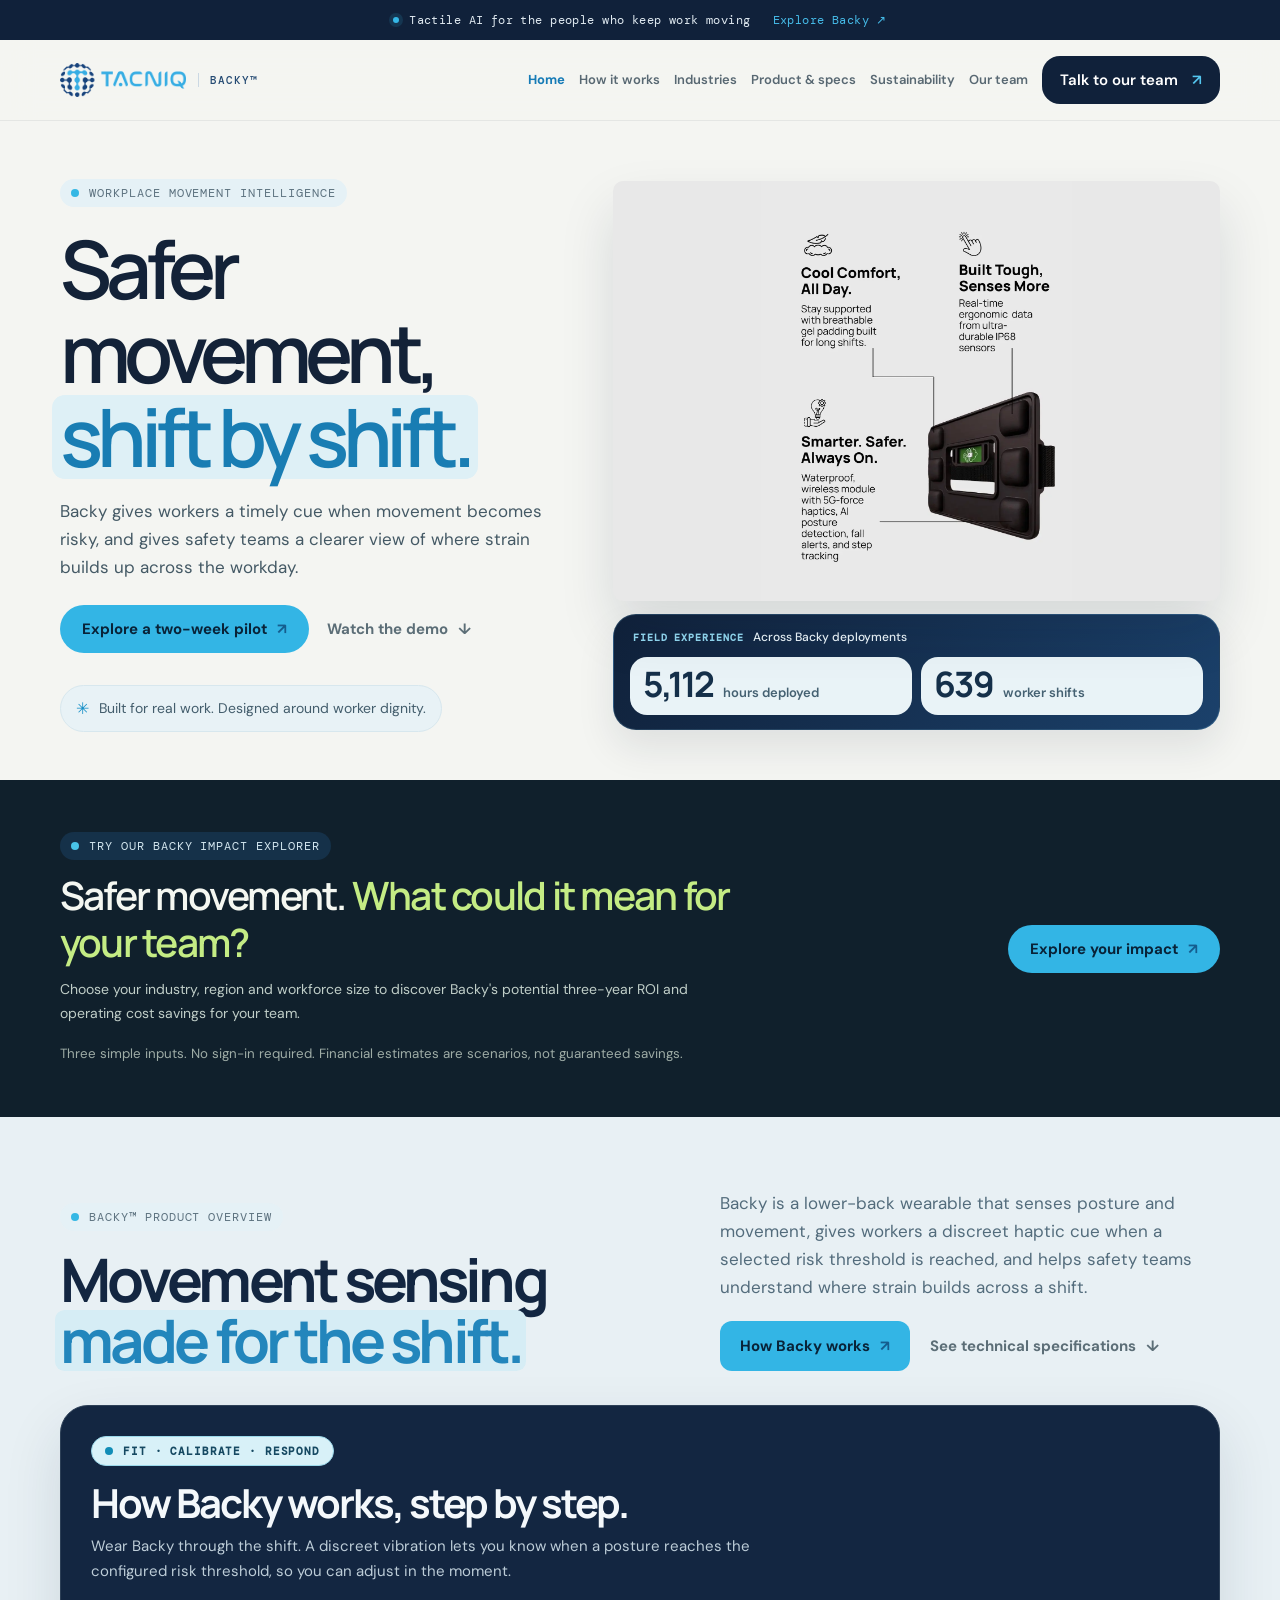
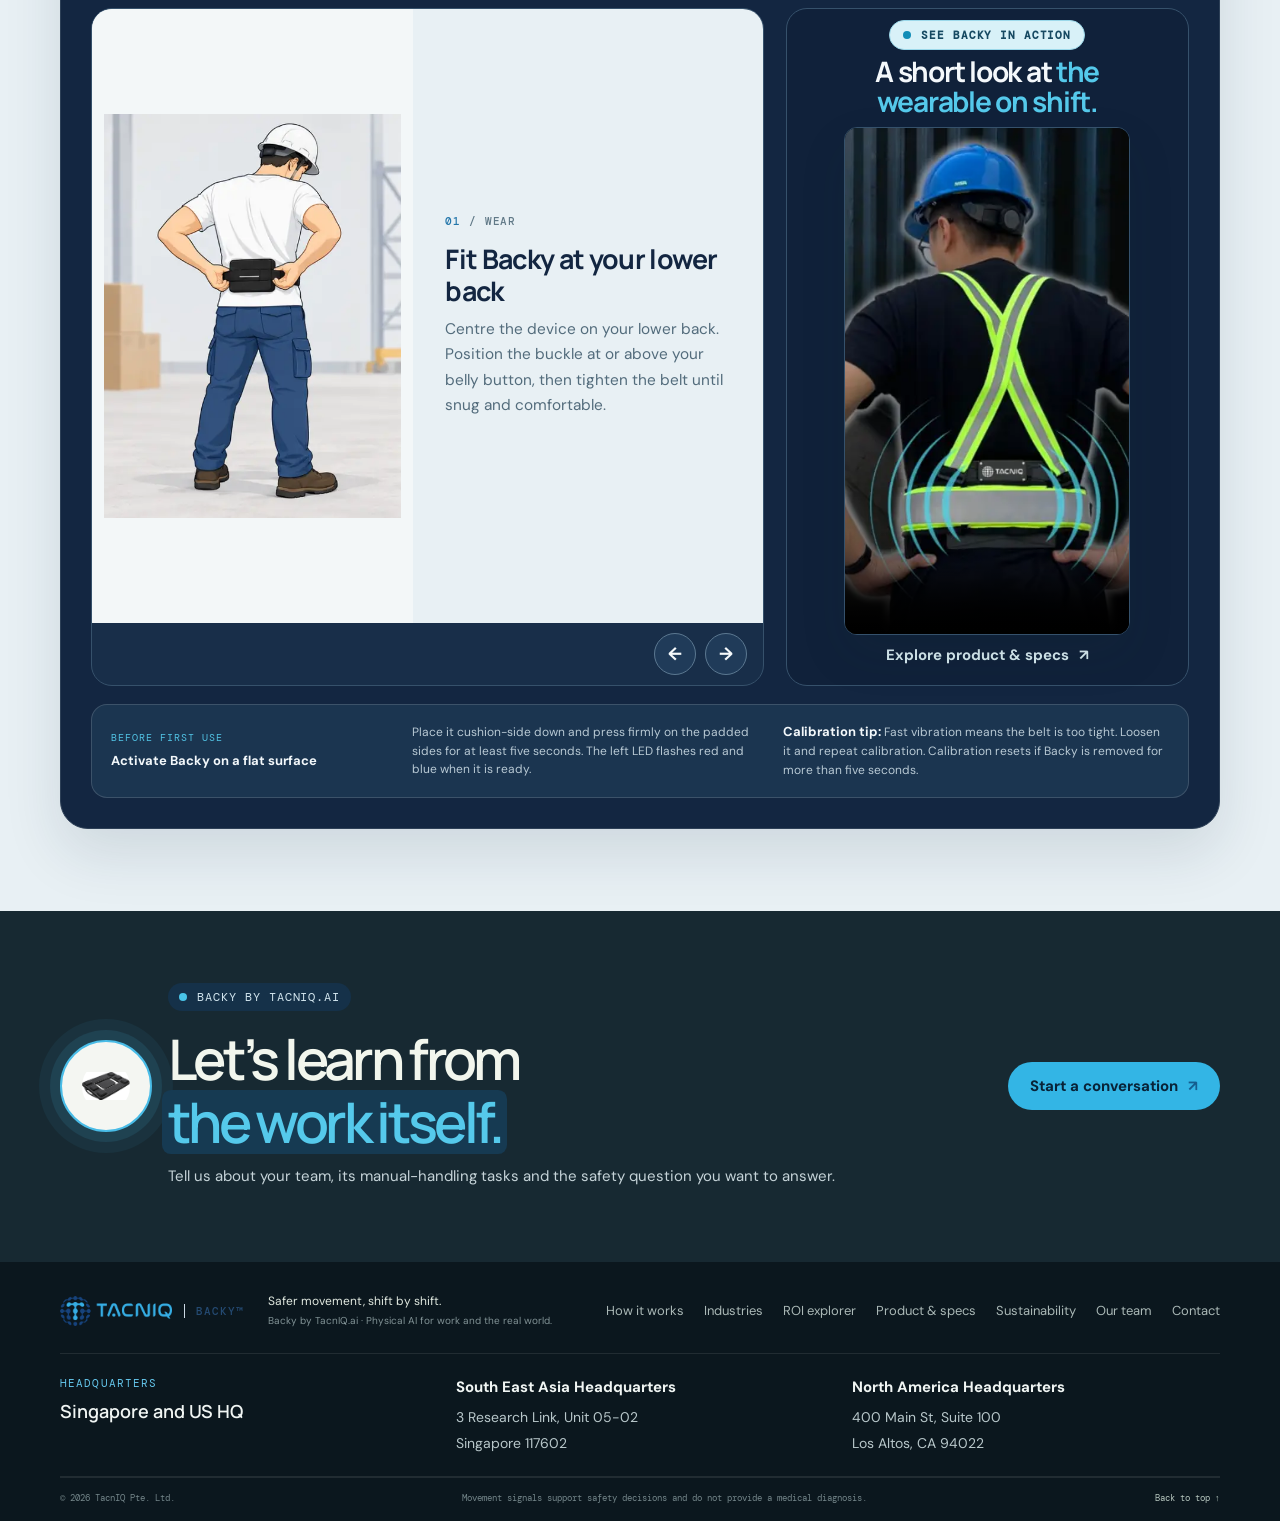
<file: index.html>
<!doctype html>
<html lang="en">
<head>
  <meta charset="utf-8">
  <meta name="viewport" content="width=device-width, initial-scale=1">
  <meta name="theme-color" content="#10213a">
  <meta name="description" content="Backy gives frontline workers real-time movement feedback and helps safety teams identify and reduce ergonomic risk at work.">
  <title>Backy | Safer movement, shift by shift</title>
  <link rel="preconnect" href="https://fonts.googleapis.com">
  <link rel="preconnect" href="https://fonts.gstatic.com" crossorigin>
  <link href="https://fonts.googleapis.com/css2?family=DM+Mono:wght@400;500&family=DM+Sans:wght@400;500;600;700&family=Manrope:wght@400;500;600;700;800&display=swap" rel="stylesheet">
  <link rel="stylesheet" href="styles.css?v=20">
  <link rel="stylesheet" href="movement.css?v=7">
<style id="roi-home-cta-styles">.roi-home-cta{background:#10202c;color:#f4f7f1;padding:52px 0}.roi-home-cta-inner{display:flex;align-items:center;justify-content:space-between;gap:35px}.roi-home-cta h2{font:600 clamp(26px,3.4vw,39px)/1.2 Manrope,sans-serif;letter-spacing:-.045em;margin:12px 0;max-width:690px}.roi-home-cta h2 em{font-style:normal;color:#c4ec84}.roi-home-cta p{color:#c0cec8;font-size:14px;line-height:1.7;max-width:680px}.roi-home-cta small{color:#9eaca6}.roi-home-cta .button{font-size:13px;white-space:nowrap;flex-shrink:0}@media(max-width:750px){.roi-home-cta-inner{align-items:flex-start;flex-direction:column}.roi-home-cta{padding:38px 0}.roi-home-cta .button{white-space:normal}}</style></head>
<body><div class="announcement"><span class="pulse"></span> Tactile AI for the people who keep work moving <a href="how-it-works.html">Explore Backy <span aria-hidden="true">↗</span></a></div><header class="nav-wrap"><nav class="nav container" aria-label="Main navigation"><a class="brand brand-tacniq" href="index.html" aria-label="TacnIQ.ai — Backy home"><img class="brand-logo" src="assets/tacniq-logo.png" alt="TacnIQ.ai"><span class="brand-product">BACKY™</span></a><button class="menu-toggle" aria-expanded="false" aria-controls="nav-links" aria-label="Open menu"><span></span><span></span></button><div class="nav-links" id="nav-links"><a href="index.html" class="active-link" aria-current="page" data-tip="A concise Backy overview and product demonstration." title="A concise Backy overview and product demonstration.">Home</a><a href="how-it-works.html" data-tip="See how movement sensing and haptic cues lead to safer tasks." title="See how movement sensing and haptic cues lead to safer tasks.">How it works</a><a href="industries.html" data-tip="Review pilot outcomes and the workplaces where Backy fits." title="Review pilot outcomes and the workplaces where Backy fits.">Industries</a><a href="product.html" data-tip="Explore the wearable, software, pricing and technical details." title="Explore the wearable, software, pricing and technical details.">Product &amp; specs</a><a href="sustainability.html" data-tip="Learn about worker wellbeing, Backy Rewards and ESG alignment." title="Learn about worker wellbeing, Backy Rewards and ESG alignment.">Sustainability</a><a href="team.html" data-tip="Meet the founding and execution teams." title="Meet the founding and execution teams.">Our team</a><a class="nav-cta" href="contact.html" data-tip="Plan a Backy pilot or ask about a corporate partnership." title="Plan a Backy pilot or ask about a corporate partnership.">Talk to our team <span aria-hidden="true">↗</span></a></div></nav></header><main id="top"><section class="hero container">
      <div class="hero-copy">
        <div class="eyebrow"><span class="eyebrow-line"></span> WORKPLACE MOVEMENT INTELLIGENCE</div>
        <h1>Safer movement,<br><em>shift by shift.</em></h1>
        <p class="hero-lede">Backy gives workers a timely cue when movement becomes risky, and gives safety teams a clearer view of where strain builds up across the workday.</p>
        <div class="hero-actions"><a class="button button-lime" href="#pilot">Explore a two-week pilot <span aria-hidden="true">↗</span></a><a class="text-link" href="#demo">Watch the demo <span aria-hidden="true">↓</span></a></div>
        <div class="hero-note"><span class="note-icon">✳</span><span>Built for real work. Designed around worker dignity.</span></div>
      </div>
      <div class="hero-showcase">
        <figure class="hero-photo hero-shift-photo">
          <img src="assets/backy-first-slide.webp" alt="Backy wearable device with feature callouts">
        </figure>
        <aside class="hero-stats" aria-label="Backy field experience">
          <div class="hero-stats-heading"><span>FIELD EXPERIENCE</span><strong>Across Backy deployments</strong></div>
          <div class="hero-stat-card"><strong>5,112</strong><span>hours deployed</span></div>
          <div class="hero-stat-card"><strong>639</strong><span>worker shifts</span></div>
        </aside>
      </div>
    </section>

<section class="roi-home-cta" aria-label="Backy business impact calculator"><div class="container roi-home-cta-inner"><div><div class="eyebrow eyebrow-light"><span class="eyebrow-line"></span> TRY OUR BACKY IMPACT EXPLORER</div><h2>Safer movement. <em>What could it mean for your team?</em></h2><p>Choose your industry, region and workforce size to discover Backy's potential three-year ROI and operating cost savings for your team.</p><small>Three simple inputs. No sign-in required. Financial estimates are scenarios, not guaranteed savings.</small></div><a href="roi-industries.html" class="button button-lime">Explore your impact <span aria-hidden="true">↗</span></a></div></section>

<section class="movement-overview" id="backy-overview">
<div class="container">
  <div class="movement-overview-head">
    <div><div class="eyebrow"><span class="eyebrow-line"></span> BACKY™ PRODUCT OVERVIEW</div><h2>Movement sensing<br><em>made for the shift.</em></h2></div>
    <div class="movement-overview-copy"><p>Backy is a lower-back wearable that senses posture and movement, gives workers a discreet haptic cue when a selected risk threshold is reached, and helps safety teams understand where strain builds across a shift.</p><div class="movement-overview-links"><a class="button button-lime" href="how-it-works.html">How Backy works <span aria-hidden="true">↗</span></a><a class="text-link" href="product.html#specs">See technical specifications <span aria-hidden="true">↓</span></a></div></div>
  </div>
  <section class="movement-demo movement-guide" aria-labelledby="movement-guide-title">
    <div class="movement-guide-intro">
      <div class="eyebrow"><span class="eyebrow-line"></span> FIT · CALIBRATE · RESPOND</div>
      <h3 id="movement-guide-title">How Backy works, step by step.</h3>
      <p>Wear Backy through the shift. A discreet vibration lets you know when a posture reaches the configured risk threshold, so you can adjust in the moment.</p>
    </div>
    <div class="movement-guide-layout">
      <section class="movement-carousel" id="backy-steps-carousel" aria-label="Backy use steps">
        <div class="movement-carousel-stage" data-guide-stage>
          <article class="movement-carousel-slide" data-guide-slide aria-label="Step 1 of 4">
            <div class="movement-step-art"><img src="assets/backy-carousel-portrait-1.webp?v=1" alt="A worker wearing Backy centered on the lower back"></div>
            <div class="movement-step-copy">
              <span class="movement-step-number">01 <i>/ WEAR</i></span>
              <h4>Fit Backy at your lower back</h4>
              <p>Centre the device on your lower back. Position the buckle at or above your belly button, then tighten the belt until snug and comfortable.</p>
            </div>
          </article>
          <article class="movement-carousel-slide" data-guide-slide aria-label="Step 2 of 4" hidden>
            <div class="movement-step-art"><img src="assets/backy-carousel-portrait-2.webp?v=1" alt="A worker standing upright as Backy calibrates with a vibration cue"></div>
            <div class="movement-step-copy">
              <span class="movement-step-number">02 <i>/ CALIBRATE</i></span>
              <h4>Stand tall and calibrate</h4>
              <p>Stand upright, breathe in and out deeply, and keep Backy centred and vertical. Slow vibration for three seconds followed by a short melody confirms calibration.</p>
            </div>
          </article>
          <article class="movement-carousel-slide" data-guide-slide aria-label="Step 3 of 4" hidden>
            <div class="movement-step-art"><img src="assets/backy-carousel-portrait-3.webp?v=1" alt="A worker bending toward a box as Backy gives a red vibration alert"></div>
            <div class="movement-step-copy">
              <span class="movement-step-number">03 <i>/ FEEL</i></span>
              <h4>Notice the vibration cue</h4>
              <p>Backy continuously monitors posture. When a high-risk posture is detected, you’ll feel vibration feedback.</p>
            </div>
          </article>
          <article class="movement-carousel-slide" data-guide-slide aria-label="Step 4 of 4" hidden>
            <div class="movement-step-art"><img src="assets/backy-carousel-portrait-4.webp?v=1" alt="A worker lifting a box with hips and knees bent and the load close"></div>
            <div class="movement-step-copy">
              <span class="movement-step-number">04 <i>/ ADJUST</i></span>
              <h4>Reset and continue</h4>
              <p>Adjust your posture promptly to stop the vibration. The illustration shows one example; follow your site’s task-specific lifting guidance.</p>
            </div>
          </article>
        </div>
        <div class="movement-carousel-controls">
          <span class="movement-carousel-status sr-only" data-guide-status aria-live="polite">Step 1 of 4</span>
          <div class="movement-carousel-nav" aria-label="Carousel navigation">
            <button type="button" data-guide-prev aria-label="Previous step">←</button>
            <button type="button" data-guide-next aria-label="Next step">→</button>
          </div>
        </div>
      </section>
      <aside class="movement-guide-video" id="demo">
        <div class="eyebrow"><span class="eyebrow-line"></span> SEE BACKY IN ACTION</div>
        <h3>A short look at <em>the wearable on shift.</em></h3>
        <div class="video-frame"><video controls playsinline preload="metadata" poster="assets/backy-on-shift-full.webp" aria-label="Backy workplace safety wearable demonstration"><source src="assets/backy-demo.mp4" type="video/mp4"><p>Your browser does not support video playback. <a href="assets/backy-demo.mp4">Download the Backy demo</a>.</p></video></div>
        <a class="text-link" href="product.html">Explore product &amp; specs <span aria-hidden="true">↗</span></a>
      </aside>
    </div>
    <aside class="movement-first-use">
      <div><span class="first-use-label">BEFORE FIRST USE</span><strong>Activate Backy on a flat surface</strong></div>
      <p>Place it cushion-side down and press firmly on the padded sides for at least five seconds. The left LED flashes red and blue when it is ready.</p>
      <p><strong>Calibration tip:</strong> Fast vibration means the belt is too tight. Loosen it and repeat calibration. Calibration resets if Backy is removed for more than five seconds.</p>
    </aside>
  </section>
</div>
</section>


<section class="final-cta"><div class="container final-cta-inner"><div class="cta-orb"><img src="assets/backy-spec-device.png" alt="Backy wearable device"></div><div><div class="eyebrow eyebrow-light"><span class="eyebrow-line"></span> BACKY BY TACNIQ.AI</div><h2>Let’s learn from<br><em>the work itself.</em></h2><p>Tell us about your team, its manual-handling tasks and the safety question you want to answer.</p></div><a class="button button-lime" href="contact.html">Start a conversation <span>↗</span></a></div></section></main><footer class="footer"><div class="container footer-main"><a class="brand brand-tacniq footer-brand" href="index.html" aria-label="TacnIQ.ai — Backy home"><img class="brand-logo" src="assets/tacniq-logo.png" alt="TacnIQ.ai"><span class="brand-product">BACKY™</span></a><p>Safer movement, shift by shift.<br><span>Backy by TacnIQ.ai · Physical AI for work and the real world.</span></p><div class="footer-links"><a href="how-it-works.html">How it works</a><a href="industries.html">Industries</a><a href="roi-industries.html">ROI explorer</a><a href="product.html">Product &amp; specs</a><a href="sustainability.html">Sustainability</a><a href="team.html">Our team</a><a href="contact.html">Contact</a></div></div><div class="container footer-offices" aria-label="Singapore and US headquarters">
    <div class="office-heading"><span>HEADQUARTERS</span><strong>Singapore and US HQ</strong></div>
    <address><strong>South East Asia Headquarters</strong><span>3 Research Link, Unit 05-02</span><span>Singapore 117602</span></address>
    <address><strong>North America Headquarters</strong><span>400 Main St, Suite 100</span><span>Los Altos, CA 94022</span></address>
  </div><div class="container footer-bottom"><span>© 2026 TacnIQ Pte. Ltd.</span><span>Movement signals support safety decisions and do not provide a medical diagnosis.</span><a href="#top">Back to top ↑</a></div></footer><script src="script.js"></script></body></html>
</file>
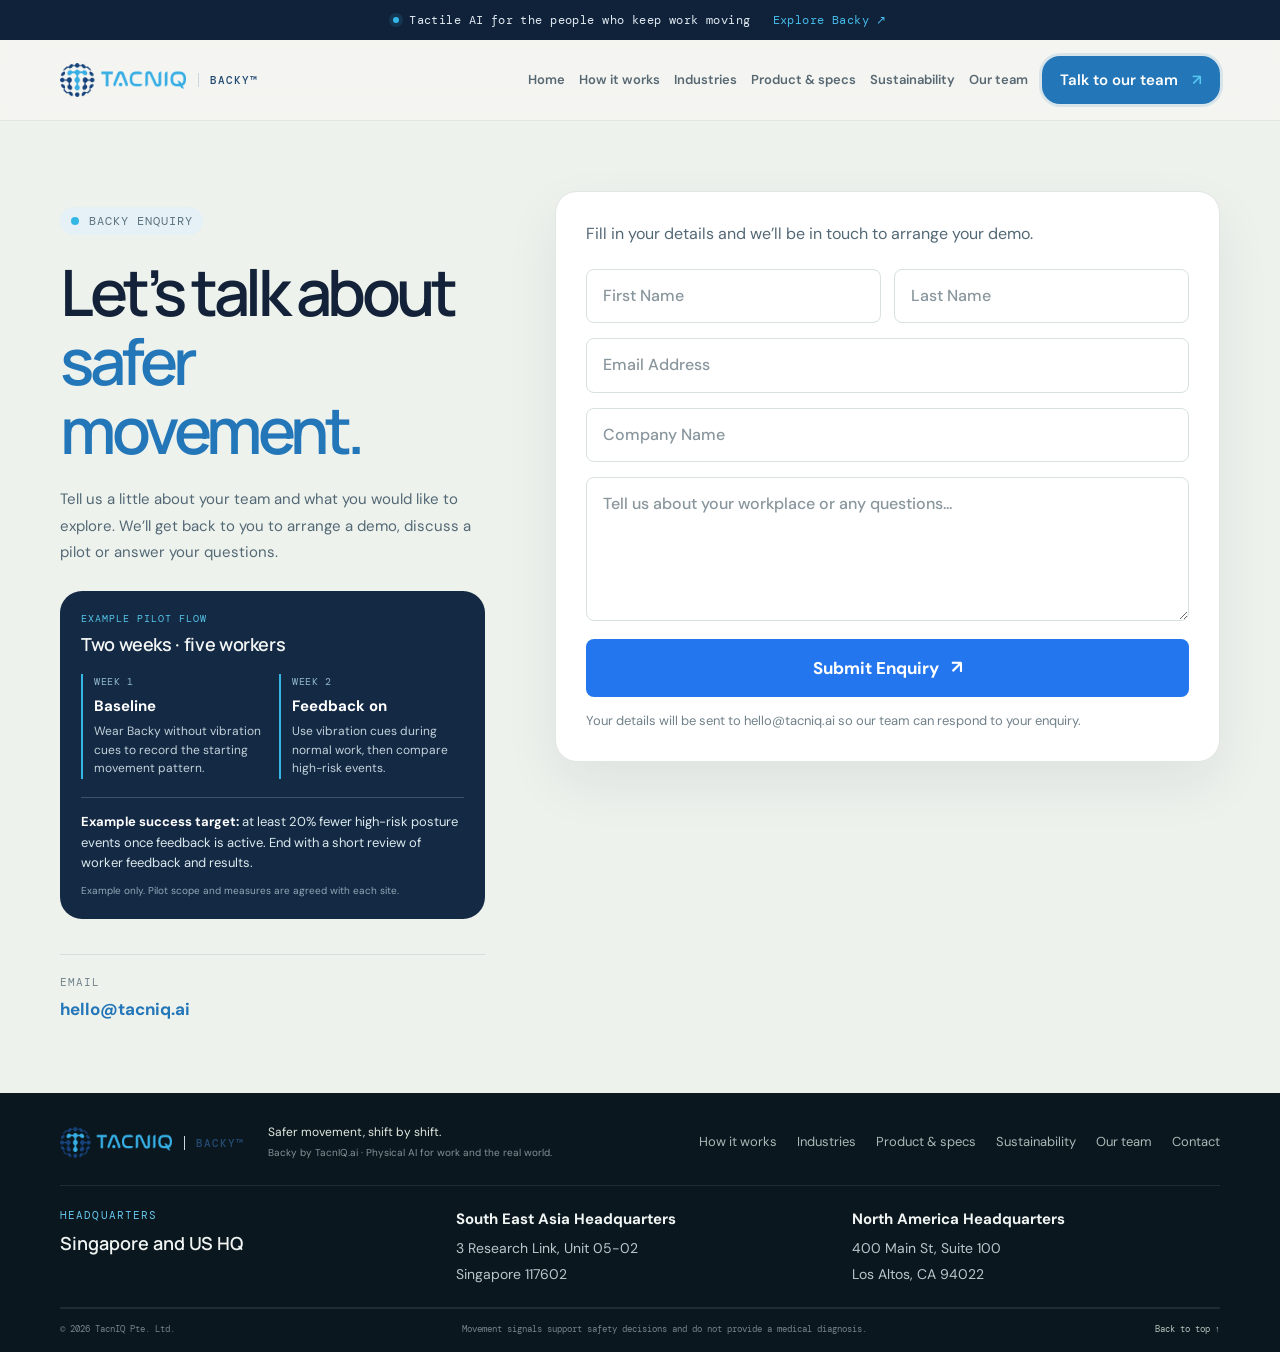
<file: contact.html>
<!doctype html>
<html lang="en">
<head>
  <meta charset="utf-8">
  <meta name="viewport" content="width=device-width, initial-scale=1">
  <meta name="theme-color" content="#10213a">
  <meta name="description" content="Talk to the TacnIQ.ai team about a Backy workplace pilot, product demo or partnership.">
  <title>Contact TacnIQ.ai | Backy Enquiry</title>
  <link rel="preconnect" href="https://fonts.googleapis.com">
  <link rel="preconnect" href="https://fonts.gstatic.com" crossorigin>
  <link href="https://fonts.googleapis.com/css2?family=DM+Mono:wght@400;500&family=DM+Sans:wght@400;500;600;700&family=Manrope:wght@400;500;600;700;800&display=swap" rel="stylesheet">
  <link rel="stylesheet" href="styles.css?v=16">
</head>
<body class="contact-page"><div class="announcement"><span class="pulse"></span> Tactile AI for the people who keep work moving <a href="how-it-works.html">Explore Backy <span aria-hidden="true">↗</span></a></div><header class="nav-wrap"><nav class="nav container" aria-label="Main navigation"><a class="brand brand-tacniq" href="index.html" aria-label="TacnIQ.ai — Backy home"><img class="brand-logo" src="assets/tacniq-logo.png" alt="TacnIQ.ai"><span class="brand-product">BACKY™</span></a><button class="menu-toggle" aria-expanded="false" aria-controls="nav-links" aria-label="Open menu"><span></span><span></span></button><div class="nav-links" id="nav-links"><a href="index.html" data-tip="A concise Backy overview and product demonstration." title="A concise Backy overview and product demonstration.">Home</a><a href="how-it-works.html" data-tip="See how movement sensing and haptic cues lead to safer tasks." title="See how movement sensing and haptic cues lead to safer tasks.">How it works</a><a href="industries.html" data-tip="Review pilot outcomes and the workplaces where Backy fits." title="Review pilot outcomes and the workplaces where Backy fits.">Industries</a><a href="product.html" data-tip="Explore the wearable, software, pricing and technical details." title="Explore the wearable, software, pricing and technical details.">Product &amp; specs</a><a href="sustainability.html" data-tip="Learn about worker wellbeing, Backy Rewards and ESG alignment." title="Learn about worker wellbeing, Backy Rewards and ESG alignment.">Sustainability</a><a href="team.html" data-tip="Meet the founding and execution teams." title="Meet the founding and execution teams.">Our team</a><a class="nav-cta active-link" href="contact.html" aria-current="page" data-tip="Plan a Backy pilot or ask about a corporate partnership." title="Plan a Backy pilot or ask about a corporate partnership.">Talk to our team <span aria-hidden="true">↗</span></a></div></nav></header><main id="top">
    <section class="contact-section">
      <div class="container contact-layout">
        <div class="contact-copy">
          <div class="eyebrow"><span class="eyebrow-line"></span> BACKY ENQUIRY</div>
          <h1>Let’s talk about<br><em>safer movement.</em></h1>
          <p>Tell us a little about your team and what you would like to explore. We’ll get back to you to arrange a demo, discuss a pilot or answer your questions.</p>
          <div class="contact-pilot">
            <div class="contact-pilot-heading"><span>EXAMPLE PILOT FLOW</span><strong>Two weeks · five workers</strong></div>
            <div class="contact-pilot-steps">
              <article><span>WEEK 1</span><strong>Baseline</strong><p>Wear Backy without vibration cues to record the starting movement pattern.</p></article>
              <article><span>WEEK 2</span><strong>Feedback on</strong><p>Use vibration cues during normal work, then compare high-risk events.</p></article>
            </div>
            <p class="contact-pilot-target"><strong>Example success target:</strong> at least 20% fewer high-risk posture events once feedback is active. End with a short review of worker feedback and results.</p>
            <small>Example only. Pilot scope and measures are agreed with each site.</small>
          </div>
          <div class="contact-detail"><span>EMAIL</span><a href="mailto:hello@tacniq.ai">hello@tacniq.ai</a></div>
        </div>
        <form class="enquiry-form" action="https://formsubmit.co/hello@tacniq.ai" method="POST">
          <input type="hidden" name="_subject" value="New Backy website enquiry">
          <input type="hidden" name="_template" value="table">
          <input type="hidden" name="_next" value="https://backy-website-redesign.onrender.com/contact.html?submitted=1">
          <div class="form-intro">Fill in your details and we’ll be in touch to arrange your demo.</div>
          <div class="form-grid">
            <label><span>First name</span><input name="first_name" type="text" autocomplete="given-name" placeholder="First Name" required></label>
            <label><span>Last name</span><input name="last_name" type="text" autocomplete="family-name" placeholder="Last Name" required></label>
            <label class="form-wide"><span>Email address</span><input name="email" type="email" autocomplete="email" placeholder="Email Address" required></label>
            <label class="form-wide"><span>Company name</span><input name="company" type="text" autocomplete="organization" placeholder="Company Name"></label>
            <label class="form-wide"><span>How can we help?</span><textarea name="message" rows="5" placeholder="Tell us about your workplace or any questions..." required></textarea></label>
          </div>
          <button class="enquiry-submit" type="submit">Submit Enquiry <span aria-hidden="true">↗</span></button>
          <p class="form-privacy">Your details will be sent to hello@tacniq.ai so our team can respond to your enquiry.</p>
          <p class="form-success" data-form-success role="status" hidden>Thanks for reaching out. Your enquiry has been submitted.</p>
        </form>
      </div>
    </section>
  </main><footer class="footer"><div class="container footer-main"><a class="brand brand-tacniq footer-brand" href="index.html" aria-label="TacnIQ.ai — Backy home"><img class="brand-logo" src="assets/tacniq-logo.png" alt="TacnIQ.ai"><span class="brand-product">BACKY™</span></a><p>Safer movement, shift by shift.<br><span>Backy by TacnIQ.ai · Physical AI for work and the real world.</span></p><div class="footer-links"><a href="how-it-works.html">How it works</a><a href="industries.html">Industries</a><a href="product.html">Product &amp; specs</a><a href="sustainability.html">Sustainability</a><a href="team.html">Our team</a><a href="contact.html">Contact</a></div></div><div class="container footer-offices" aria-label="Singapore and US headquarters">
    <div class="office-heading"><span>HEADQUARTERS</span><strong>Singapore and US HQ</strong></div>
    <address><strong>South East Asia Headquarters</strong><span>3 Research Link, Unit 05-02</span><span>Singapore 117602</span></address>
    <address><strong>North America Headquarters</strong><span>400 Main St, Suite 100</span><span>Los Altos, CA 94022</span></address>
  </div><div class="container footer-bottom"><span>© 2026 TacnIQ Pte. Ltd.</span><span>Movement signals support safety decisions and do not provide a medical diagnosis.</span><a href="#top">Back to top ↑</a></div></footer><script src="script.js"></script></body></html>
</file>
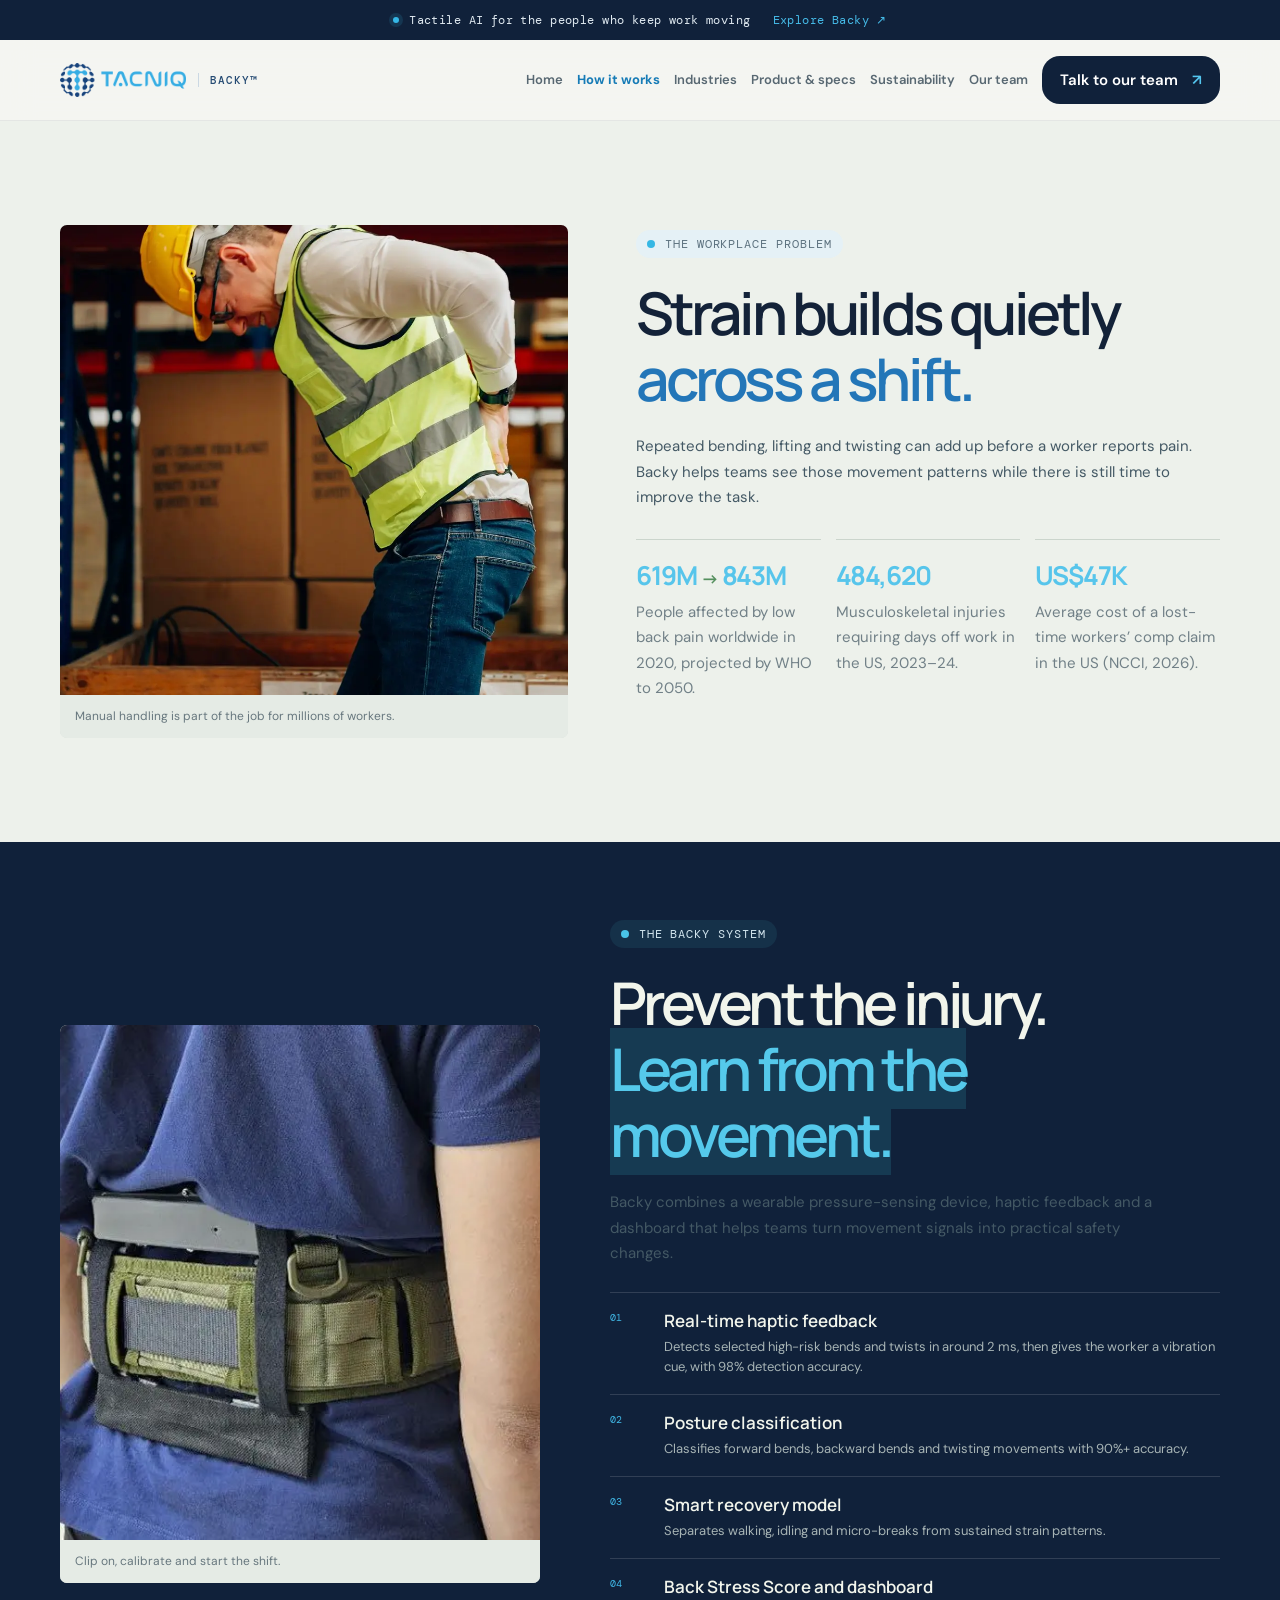
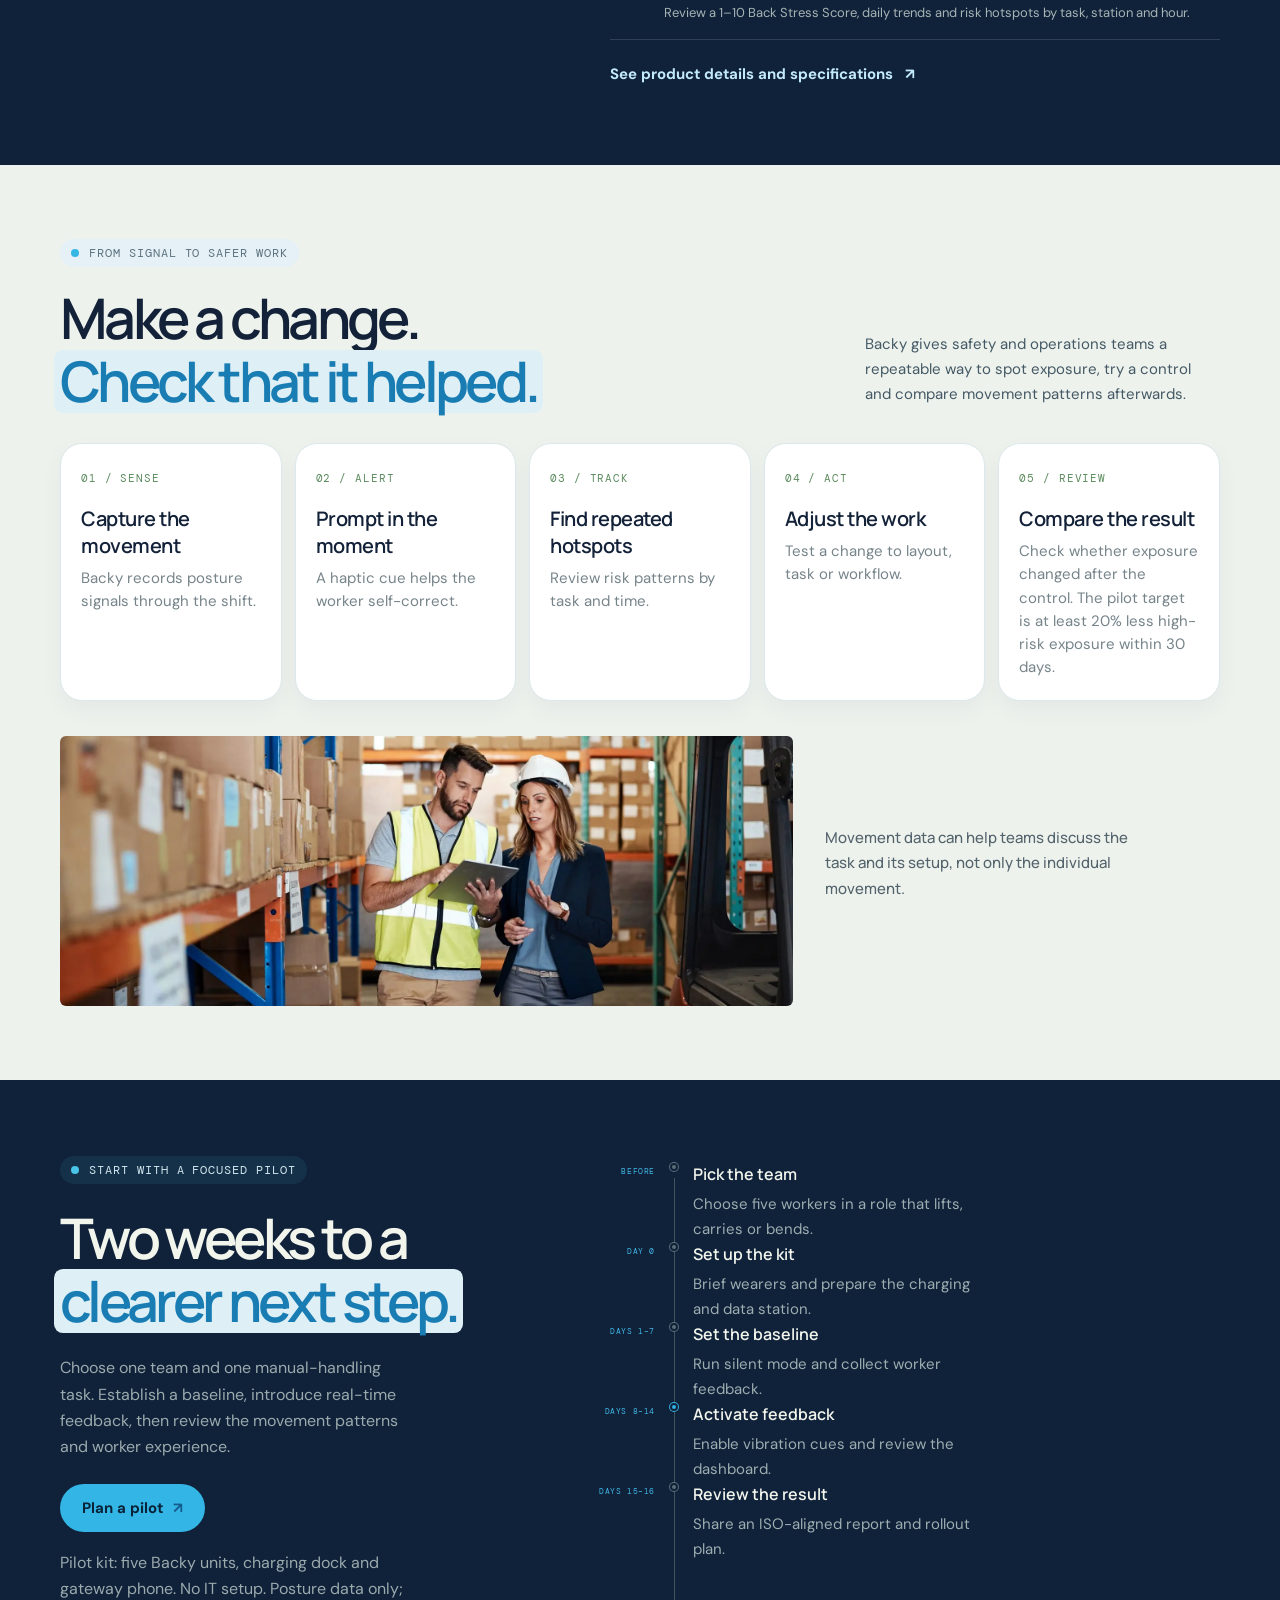
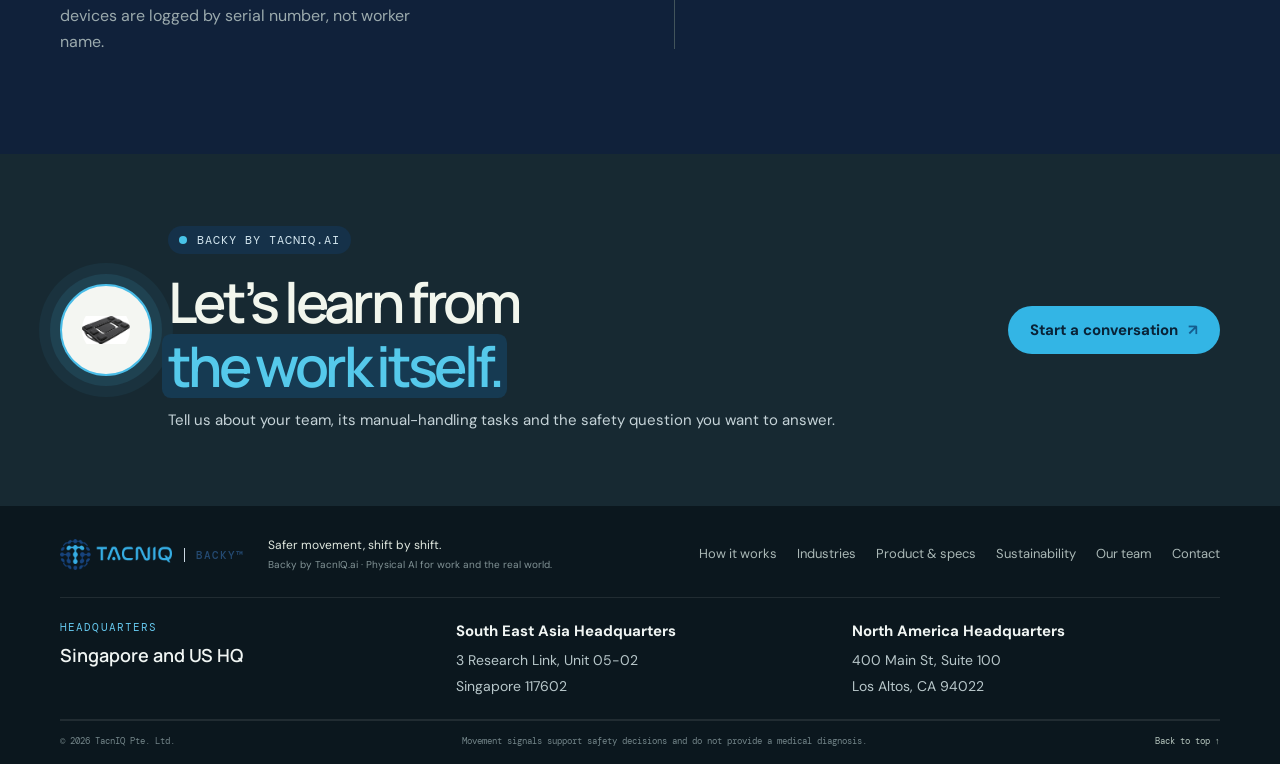
<file: how-it-works.html>
<!doctype html>
<html lang="en">
<head>
  <meta charset="utf-8">
  <meta name="viewport" content="width=device-width, initial-scale=1">
  <meta name="theme-color" content="#10213a">
  <meta name="description" content="Learn how Backy senses workplace movement, gives real-time haptic feedback and helps teams improve tasks.">
  <title>How Backy Works | TacnIQ.ai</title>
  <link rel="preconnect" href="https://fonts.googleapis.com">
  <link rel="preconnect" href="https://fonts.gstatic.com" crossorigin>
  <link href="https://fonts.googleapis.com/css2?family=DM+Mono:wght@400;500&family=DM+Sans:wght@400;500;600;700&family=Manrope:wght@400;500;600;700;800&display=swap" rel="stylesheet">
  <link rel="stylesheet" href="styles.css?v=16">
</head>
<body><div class="announcement"><span class="pulse"></span> Tactile AI for the people who keep work moving <a href="how-it-works.html">Explore Backy <span aria-hidden="true">↗</span></a></div><header class="nav-wrap"><nav class="nav container" aria-label="Main navigation"><a class="brand brand-tacniq" href="index.html" aria-label="TacnIQ.ai — Backy home"><img class="brand-logo" src="assets/tacniq-logo.png" alt="TacnIQ.ai"><span class="brand-product">BACKY™</span></a><button class="menu-toggle" aria-expanded="false" aria-controls="nav-links" aria-label="Open menu"><span></span><span></span></button><div class="nav-links" id="nav-links"><a href="index.html" data-tip="A concise Backy overview and product demonstration." title="A concise Backy overview and product demonstration.">Home</a><a href="how-it-works.html" class="active-link" aria-current="page" data-tip="See how movement sensing and haptic cues lead to safer tasks." title="See how movement sensing and haptic cues lead to safer tasks.">How it works</a><a href="industries.html" data-tip="Review pilot outcomes and the workplaces where Backy fits." title="Review pilot outcomes and the workplaces where Backy fits.">Industries</a><a href="product.html" data-tip="Explore the wearable, software, pricing and technical details." title="Explore the wearable, software, pricing and technical details.">Product &amp; specs</a><a href="sustainability.html" data-tip="Learn about worker wellbeing, Backy Rewards and ESG alignment." title="Learn about worker wellbeing, Backy Rewards and ESG alignment.">Sustainability</a><a href="team.html" data-tip="Meet the founding and execution teams." title="Meet the founding and execution teams.">Our team</a><a class="nav-cta" href="contact.html" data-tip="Plan a Backy pilot or ask about a corporate partnership." title="Plan a Backy pilot or ask about a corporate partnership.">Talk to our team <span aria-hidden="true">↗</span></a></div></nav></header><main id="top"><section class="problem-section">
      <div class="container problem-grid">
        <figure class="problem-photo"><img src="assets/warehouse-lift.webp" alt="A warehouse worker lifting a carton during a shift"><figcaption>Manual handling is part of the job for millions of workers.</figcaption></figure>
        <div class="problem-copy"><div class="eyebrow"><span class="eyebrow-line"></span> THE WORKPLACE PROBLEM</div><h2>Strain builds quietly<br><em>across a shift.</em></h2><p>Repeated bending, lifting and twisting can add up before a worker reports pain. Backy helps teams see those movement patterns while there is still time to improve the task.</p>
          <div class="problem-stats"><div><strong>619M <span>→</span> 843M</strong><p>People affected by low back pain worldwide in 2020, projected by WHO to 2050.</p></div><div><strong>484,620</strong><p>Musculoskeletal injuries requiring days off work in the US, 2023–24.</p></div><div><strong>US$47K</strong><p>Average cost of a lost-time workers’ comp claim in the US (NCCI, 2026).</p></div></div>
          
        </div>
      </div>
    </section>
<section class="section-dark solution-section">
      <div class="container solution-layout">
        <figure class="solution-photo"><img src="assets/backy-worn-detail.webp" alt="Close view of the Backy wearable fitted at the lower back"><figcaption>Clip on, calibrate and start the shift.</figcaption></figure>
        <div class="solution-copy"><div class="eyebrow eyebrow-light"><span class="eyebrow-line"></span> THE BACKY SYSTEM</div><h2>Prevent the injury.<br><em>Learn from the movement.</em></h2><p>Backy combines a wearable pressure-sensing device, haptic feedback and a dashboard that helps teams turn movement signals into practical safety changes.</p>
          <div class="feature-list">
            <article><span class="feature-number">01</span><div><h3>Real-time haptic feedback</h3><p>Detects selected high-risk bends and twists in around 2 ms, then gives the worker a vibration cue, with 98% detection accuracy.</p></div></article>
            <article><span class="feature-number">02</span><div><h3>Posture classification</h3><p>Classifies forward bends, backward bends and twisting movements with 90%+ accuracy.</p></div></article>
            <article><span class="feature-number">03</span><div><h3>Smart recovery model</h3><p>Separates walking, idling and micro-breaks from sustained strain patterns.</p></div></article>
            <article><span class="feature-number">04</span><div><h3>Back Stress Score and dashboard</h3><p>Review a 1–10 Back Stress Score, daily trends and risk hotspots by task, station and hour.</p></div></article>
          </div>
          <a class="arrow-link" href="product.html">See product details and specifications <span>↗</span></a>
        </div>
      </div>
    </section>
<section class="section-light process-section" id="how">
      <div class="container">
        <div class="section-heading"><div><div class="eyebrow"><span class="eyebrow-line"></span> FROM SIGNAL TO SAFER WORK</div><h2>Make a change.<br><em>Check that it helped.</em></h2></div><p>Backy gives safety and operations teams a repeatable way to spot exposure, try a control and compare movement patterns afterwards.</p></div>
        <div class="process-grid">
          <article><span>01 / SENSE</span><h3>Capture the movement</h3><p>Backy records posture signals through the shift.</p></article>
          <article><span>02 / ALERT</span><h3>Prompt in the moment</h3><p>A haptic cue helps the worker self-correct.</p></article>
          <article><span>03 / TRACK</span><h3>Find repeated hotspots</h3><p>Review risk patterns by task and time.</p></article>
          <article><span>04 / ACT</span><h3>Adjust the work</h3><p>Test a change to layout, task or workflow.</p></article>
          <article><span>05 / REVIEW</span><h3>Compare the result</h3><p>Check whether exposure changed after the control. The pilot target is at least 20% less high-risk exposure within 30 days.</p></article>
        </div>
        <div class="workflow-photo"><img src="assets/warehouse-workflow.webp" alt="Warehouse team reviewing a work process together"><p>Movement data can help teams discuss the task and its setup, not only the individual movement.</p></div>
      </div>
    </section>
<section class="pilot-section" id="pilot">
      <div class="container pilot-wrap"><div class="pilot-heading"><div class="eyebrow eyebrow-light"><span class="eyebrow-line"></span> START WITH A FOCUSED PILOT</div><h2>Two weeks to a<br><em>clearer next step.</em></h2><p>Choose one team and one manual-handling task. Establish a baseline, introduce real-time feedback, then review the movement patterns and worker experience.</p><a class="button button-lime" href="contact.html">Plan a pilot <span>↗</span></a><p class="pilot-privacy-note">Pilot kit: five Backy units, charging dock and gateway phone. No IT setup. Posture data only; devices are logged by serial number, not worker name.</p></div>
        <div class="pilot-timeline"><div class="timeline-line"></div><article><span class="timeline-day">BEFORE</span><span class="timeline-dot"></span><div><h3>Pick the team</h3><p>Choose five workers in a role that lifts, carries or bends.</p></div></article><article><span class="timeline-day">DAY 0</span><span class="timeline-dot"></span><div><h3>Set up the kit</h3><p>Brief wearers and prepare the charging and data station.</p></div></article><article><span class="timeline-day">DAYS 1–7</span><span class="timeline-dot"></span><div><h3>Set the baseline</h3><p>Run silent mode and collect worker feedback.</p></div></article><article><span class="timeline-day">DAYS 8–14</span><span class="timeline-dot active-dot"></span><div><h3>Activate feedback</h3><p>Enable vibration cues and review the dashboard.</p></div></article><article><span class="timeline-day">DAYS 15–16</span><span class="timeline-dot"></span><div><h3>Review the result</h3><p>Share an ISO-aligned report and rollout plan.</p></div></article></div>
      </div>
    </section>
<section class="final-cta"><div class="container final-cta-inner"><div class="cta-orb"><img src="assets/backy-spec-device.png" alt="Backy wearable device"></div><div><div class="eyebrow eyebrow-light"><span class="eyebrow-line"></span> BACKY BY TACNIQ.AI</div><h2>Let’s learn from<br><em>the work itself.</em></h2><p>Tell us about your team, its manual-handling tasks and the safety question you want to answer.</p></div><a class="button button-lime" href="contact.html">Start a conversation <span>↗</span></a></div></section></main><footer class="footer"><div class="container footer-main"><a class="brand brand-tacniq footer-brand" href="index.html" aria-label="TacnIQ.ai — Backy home"><img class="brand-logo" src="assets/tacniq-logo.png" alt="TacnIQ.ai"><span class="brand-product">BACKY™</span></a><p>Safer movement, shift by shift.<br><span>Backy by TacnIQ.ai · Physical AI for work and the real world.</span></p><div class="footer-links"><a href="how-it-works.html">How it works</a><a href="industries.html">Industries</a><a href="product.html">Product &amp; specs</a><a href="sustainability.html">Sustainability</a><a href="team.html">Our team</a><a href="contact.html">Contact</a></div></div><div class="container footer-offices" aria-label="Singapore and US headquarters">
    <div class="office-heading"><span>HEADQUARTERS</span><strong>Singapore and US HQ</strong></div>
    <address><strong>South East Asia Headquarters</strong><span>3 Research Link, Unit 05-02</span><span>Singapore 117602</span></address>
    <address><strong>North America Headquarters</strong><span>400 Main St, Suite 100</span><span>Los Altos, CA 94022</span></address>
  </div><div class="container footer-bottom"><span>© 2026 TacnIQ Pte. Ltd.</span><span>Movement signals support safety decisions and do not provide a medical diagnosis.</span><a href="#top">Back to top ↑</a></div></footer><script src="script.js"></script></body></html>
</file>
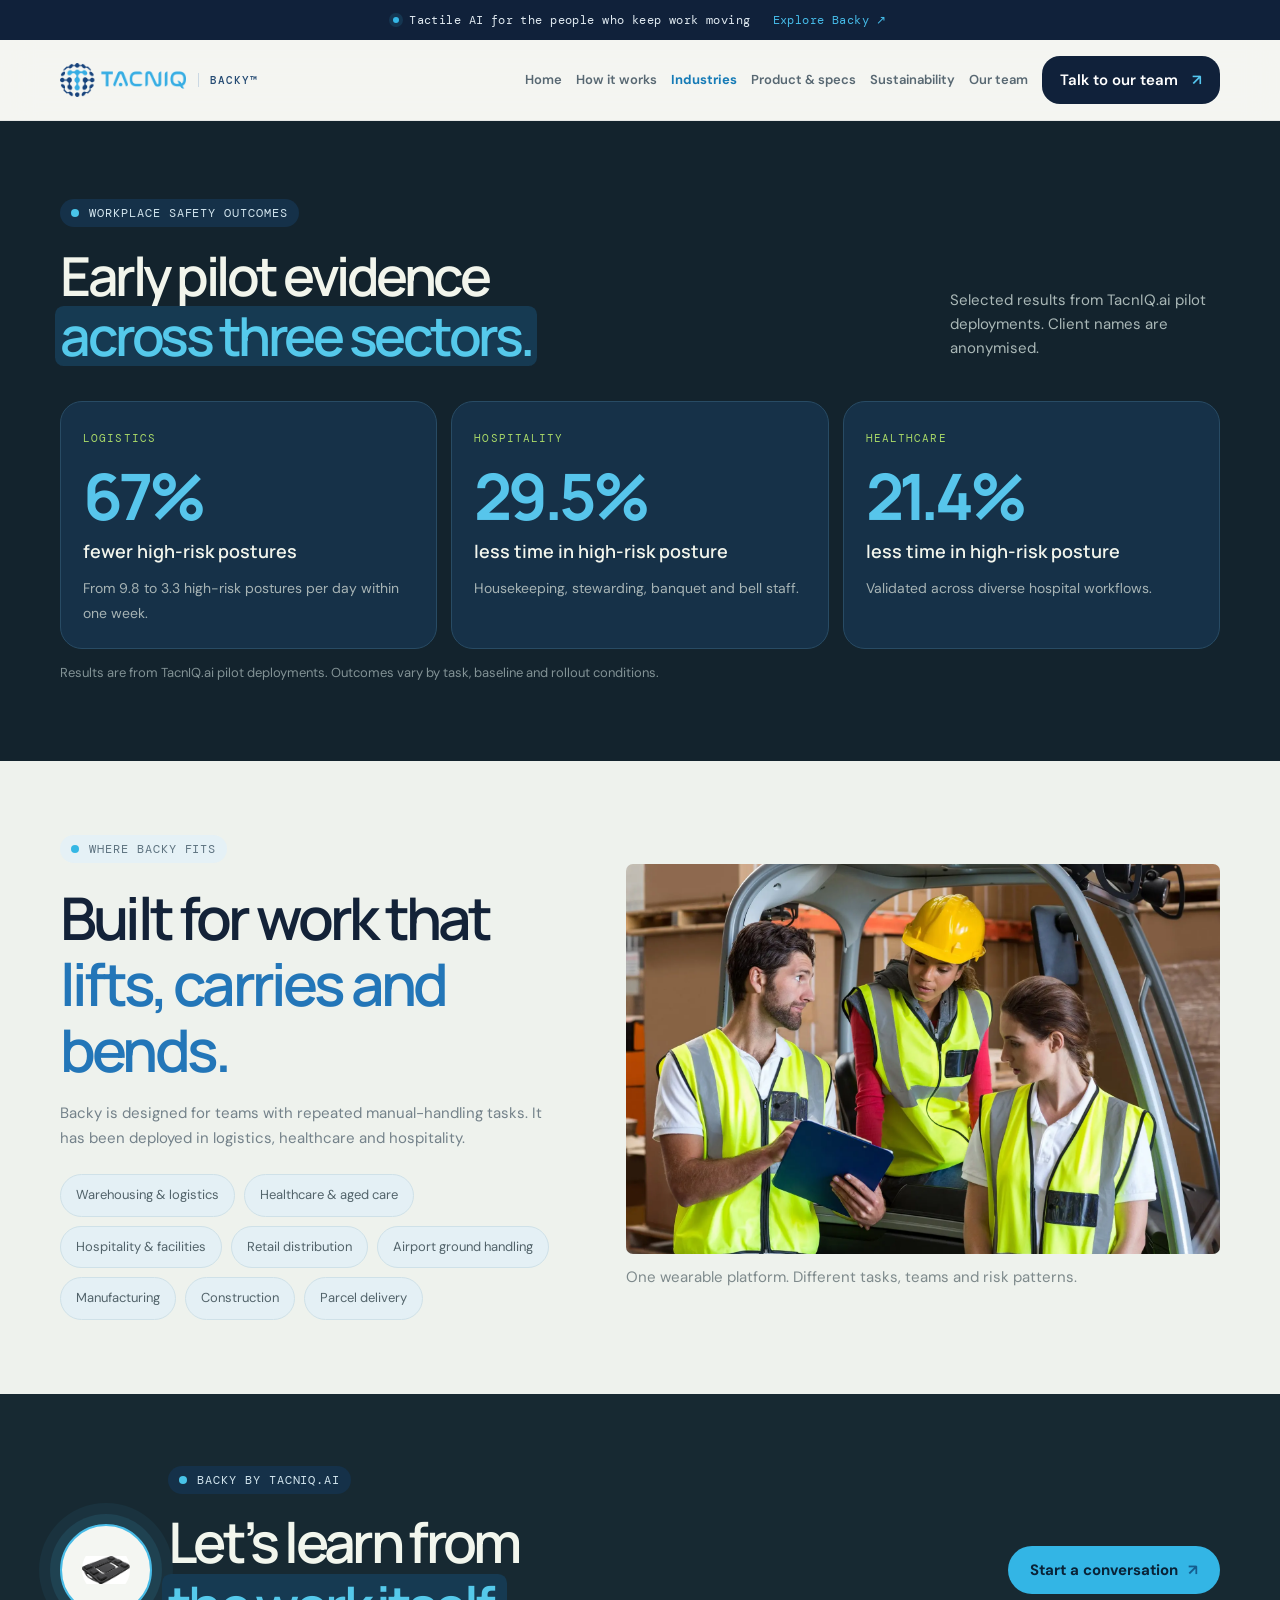
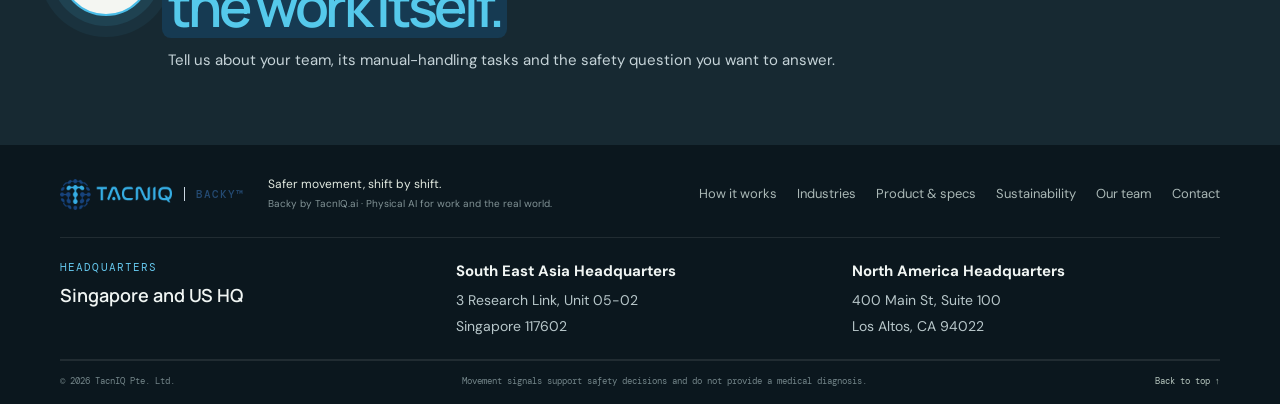
<file: industries.html>
<!doctype html>
<html lang="en">
<head>
  <meta charset="utf-8">
  <meta name="viewport" content="width=device-width, initial-scale=1">
  <meta name="theme-color" content="#10213a">
  <meta name="description" content="Explore Backy pilot evidence and the manual-handling environments where the wearable can support safer work.">
  <title>Industries | Backy by TacnIQ.ai</title>
  <link rel="preconnect" href="https://fonts.googleapis.com">
  <link rel="preconnect" href="https://fonts.gstatic.com" crossorigin>
  <link href="https://fonts.googleapis.com/css2?family=DM+Mono:wght@400;500&family=DM+Sans:wght@400;500;600;700&family=Manrope:wght@400;500;600;700;800&display=swap" rel="stylesheet">
  <link rel="stylesheet" href="styles.css?v=16">
</head>
<body><div class="announcement"><span class="pulse"></span> Tactile AI for the people who keep work moving <a href="how-it-works.html">Explore Backy <span aria-hidden="true">↗</span></a></div><header class="nav-wrap"><nav class="nav container" aria-label="Main navigation"><a class="brand brand-tacniq" href="index.html" aria-label="TacnIQ.ai — Backy home"><img class="brand-logo" src="assets/tacniq-logo.png" alt="TacnIQ.ai"><span class="brand-product">BACKY™</span></a><button class="menu-toggle" aria-expanded="false" aria-controls="nav-links" aria-label="Open menu"><span></span><span></span></button><div class="nav-links" id="nav-links"><a href="index.html" data-tip="A concise Backy overview and product demonstration." title="A concise Backy overview and product demonstration.">Home</a><a href="how-it-works.html" data-tip="See how movement sensing and haptic cues lead to safer tasks." title="See how movement sensing and haptic cues lead to safer tasks.">How it works</a><a href="industries.html" class="active-link" aria-current="page" data-tip="Review pilot outcomes and the workplaces where Backy fits." title="Review pilot outcomes and the workplaces where Backy fits.">Industries</a><a href="product.html" data-tip="Explore the wearable, software, pricing and technical details." title="Explore the wearable, software, pricing and technical details.">Product &amp; specs</a><a href="sustainability.html" data-tip="Learn about worker wellbeing, Backy Rewards and ESG alignment." title="Learn about worker wellbeing, Backy Rewards and ESG alignment.">Sustainability</a><a href="team.html" data-tip="Meet the founding and execution teams." title="Meet the founding and execution teams.">Our team</a><a class="nav-cta" href="contact.html" data-tip="Plan a Backy pilot or ask about a corporate partnership." title="Plan a Backy pilot or ask about a corporate partnership.">Talk to our team <span aria-hidden="true">↗</span></a></div></nav></header><main id="top"><section class="results-section"><div class="container"><div class="results-heading"><div><div class="eyebrow eyebrow-light"><span class="eyebrow-line"></span> WORKPLACE SAFETY OUTCOMES</div><h2>Early pilot evidence<br><em>across three sectors.</em></h2></div><p>Selected results from TacnIQ.ai pilot deployments. Client names are anonymised.</p></div><div class="results-grid">
          <article><span>LOGISTICS</span><strong>67%</strong><p>fewer high-risk postures</p><small>From 9.8 to 3.3 high-risk postures per day within one week.</small></article>
          <article><span>HOSPITALITY</span><strong>29.5%</strong><p>less time in high-risk posture</p><small>Housekeeping, stewarding, banquet and bell staff.</small></article>
          <article><span>HEALTHCARE</span><strong>21.4%</strong><p>less time in high-risk posture</p><small>Validated across diverse hospital workflows.</small></article>
        </div>
        <p class="results-note">Results are from TacnIQ.ai pilot deployments. Outcomes vary by task, baseline and rollout conditions.</p>
        
        
      </div>
    </section>
<section class="section-light industries-section" id="industries">
      <div class="container industries-layout"><div><div class="eyebrow"><span class="eyebrow-line"></span> WHERE BACKY FITS</div><h2>Built for work that<br><em>lifts, carries and bends.</em></h2><p>Backy is designed for teams with repeated manual-handling tasks. It has been deployed in logistics, healthcare and hospitality.</p><div class="industry-tags"><span>Warehousing &amp; logistics</span><span>Healthcare &amp; aged care</span><span>Hospitality &amp; facilities</span><span>Retail distribution</span><span>Airport ground handling</span><span>Manufacturing</span><span>Construction</span><span>Parcel delivery</span></div></div><figure><img src="assets/warehouse-team.webp" alt="Warehouse team discussing operations beside a conveyor"><figcaption>One wearable platform. Different tasks, teams and risk patterns.</figcaption></figure></div>
    </section>
<section class="final-cta"><div class="container final-cta-inner"><div class="cta-orb"><img src="assets/backy-spec-device.png" alt="Backy wearable device"></div><div><div class="eyebrow eyebrow-light"><span class="eyebrow-line"></span> BACKY BY TACNIQ.AI</div><h2>Let’s learn from<br><em>the work itself.</em></h2><p>Tell us about your team, its manual-handling tasks and the safety question you want to answer.</p></div><a class="button button-lime" href="contact.html">Start a conversation <span>↗</span></a></div></section></main><footer class="footer"><div class="container footer-main"><a class="brand brand-tacniq footer-brand" href="index.html" aria-label="TacnIQ.ai — Backy home"><img class="brand-logo" src="assets/tacniq-logo.png" alt="TacnIQ.ai"><span class="brand-product">BACKY™</span></a><p>Safer movement, shift by shift.<br><span>Backy by TacnIQ.ai · Physical AI for work and the real world.</span></p><div class="footer-links"><a href="how-it-works.html">How it works</a><a href="industries.html">Industries</a><a href="product.html">Product &amp; specs</a><a href="sustainability.html">Sustainability</a><a href="team.html">Our team</a><a href="contact.html">Contact</a></div></div><div class="container footer-offices" aria-label="Singapore and US headquarters">
    <div class="office-heading"><span>HEADQUARTERS</span><strong>Singapore and US HQ</strong></div>
    <address><strong>South East Asia Headquarters</strong><span>3 Research Link, Unit 05-02</span><span>Singapore 117602</span></address>
    <address><strong>North America Headquarters</strong><span>400 Main St, Suite 100</span><span>Los Altos, CA 94022</span></address>
  </div><div class="container footer-bottom"><span>© 2026 TacnIQ Pte. Ltd.</span><span>Movement signals support safety decisions and do not provide a medical diagnosis.</span><a href="#top">Back to top ↑</a></div></footer><script src="script.js"></script></body></html>
</file>
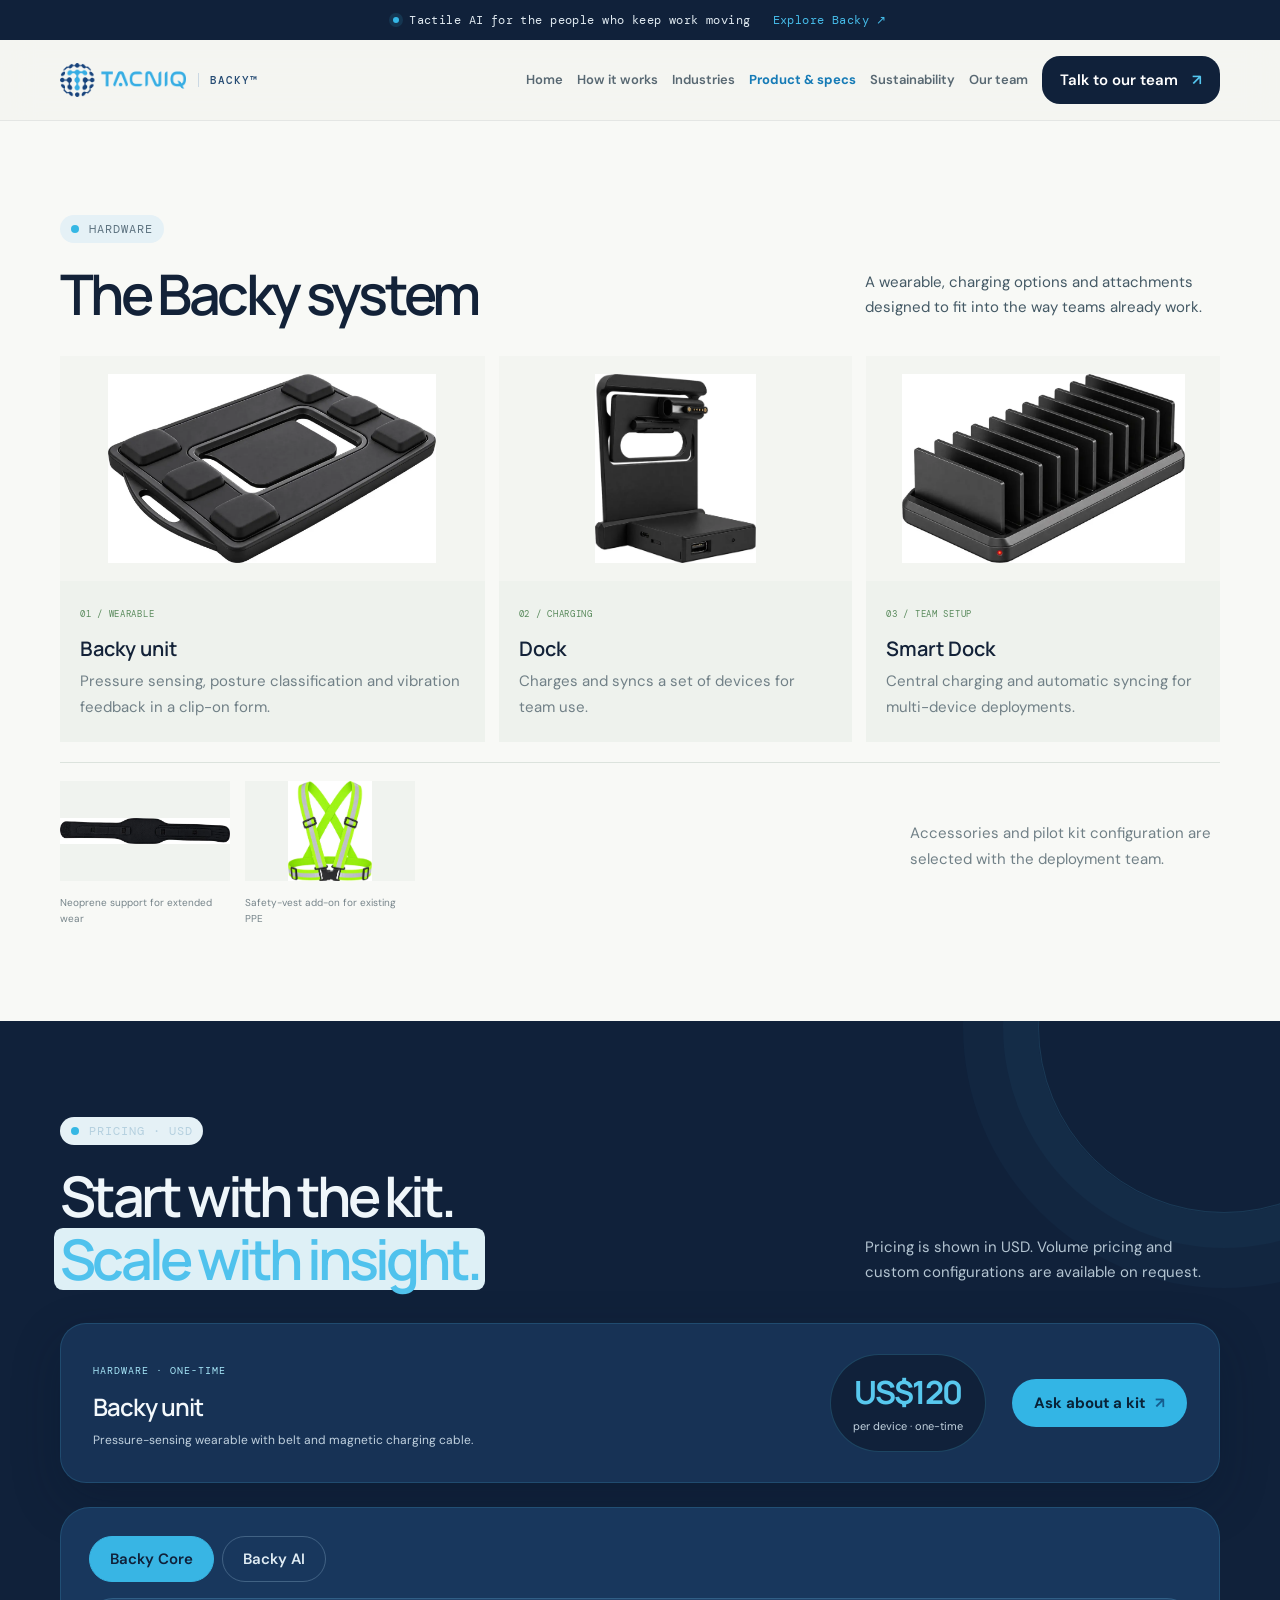
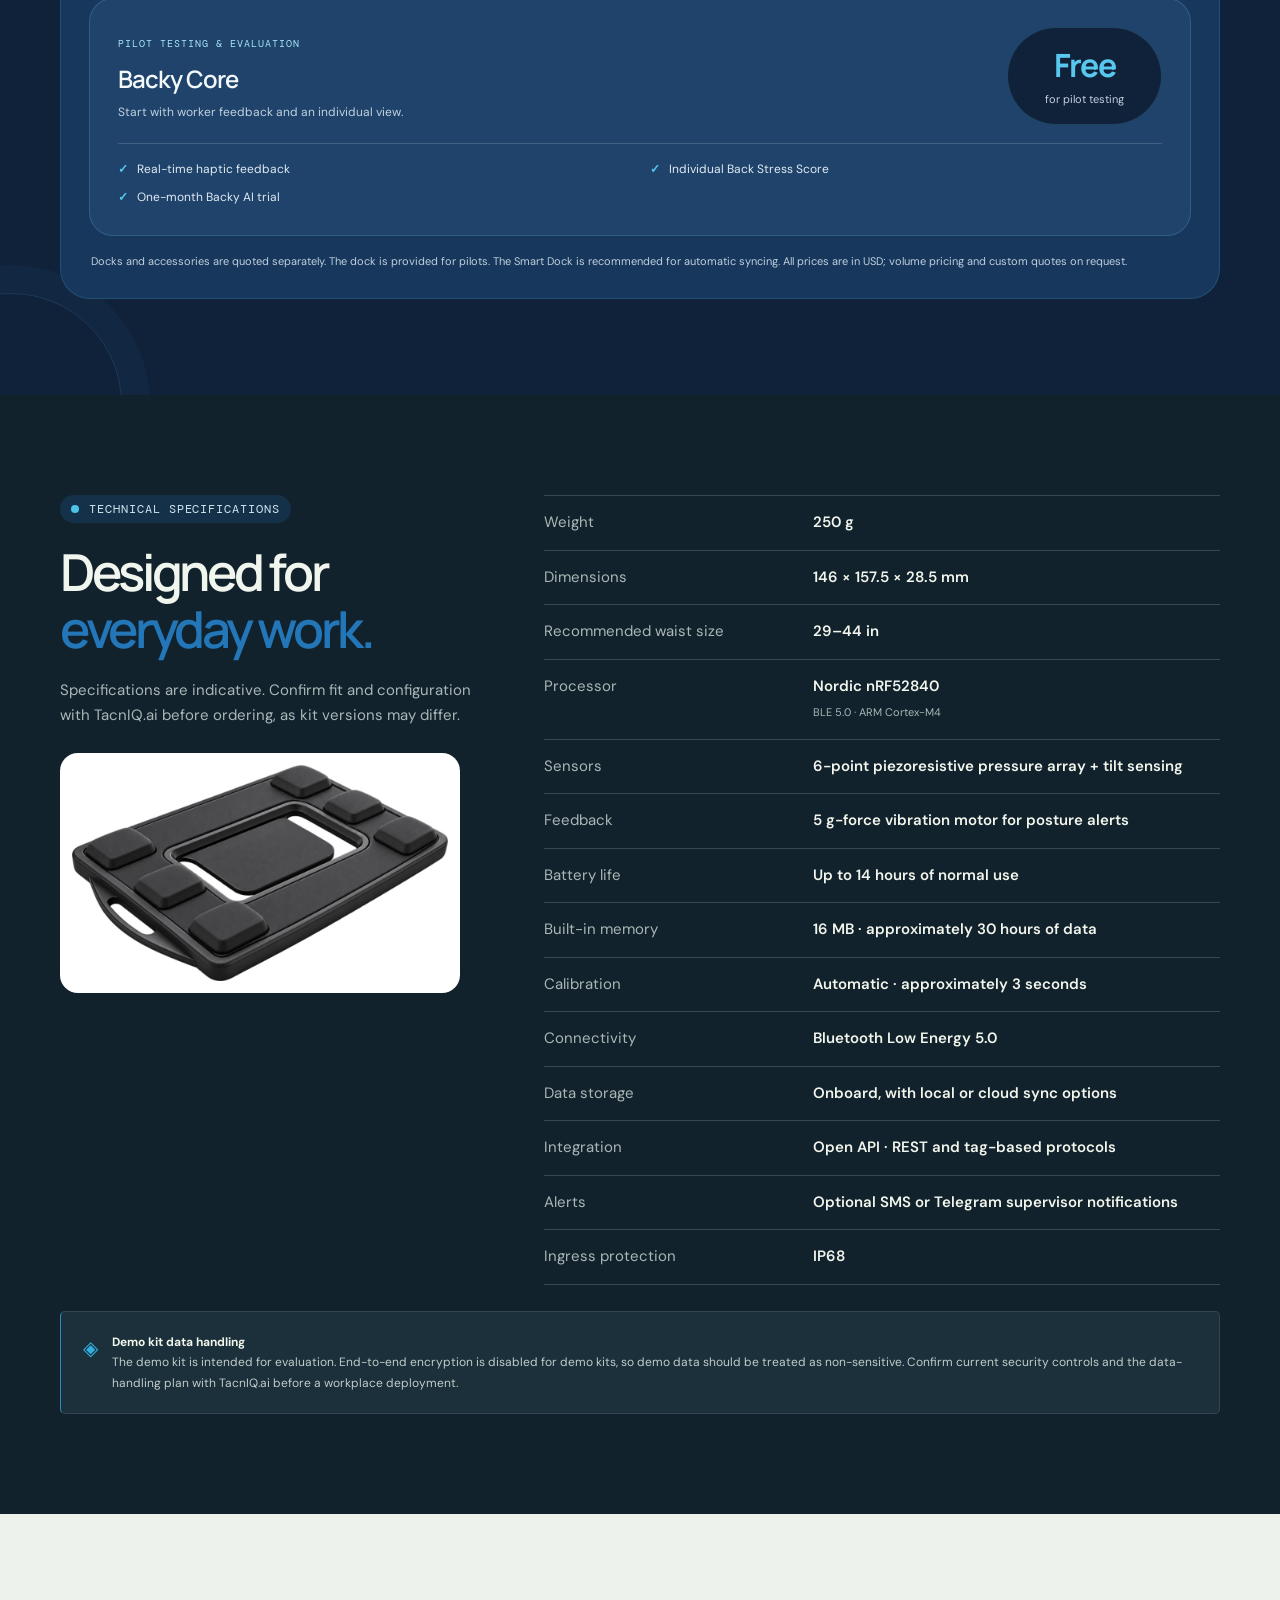
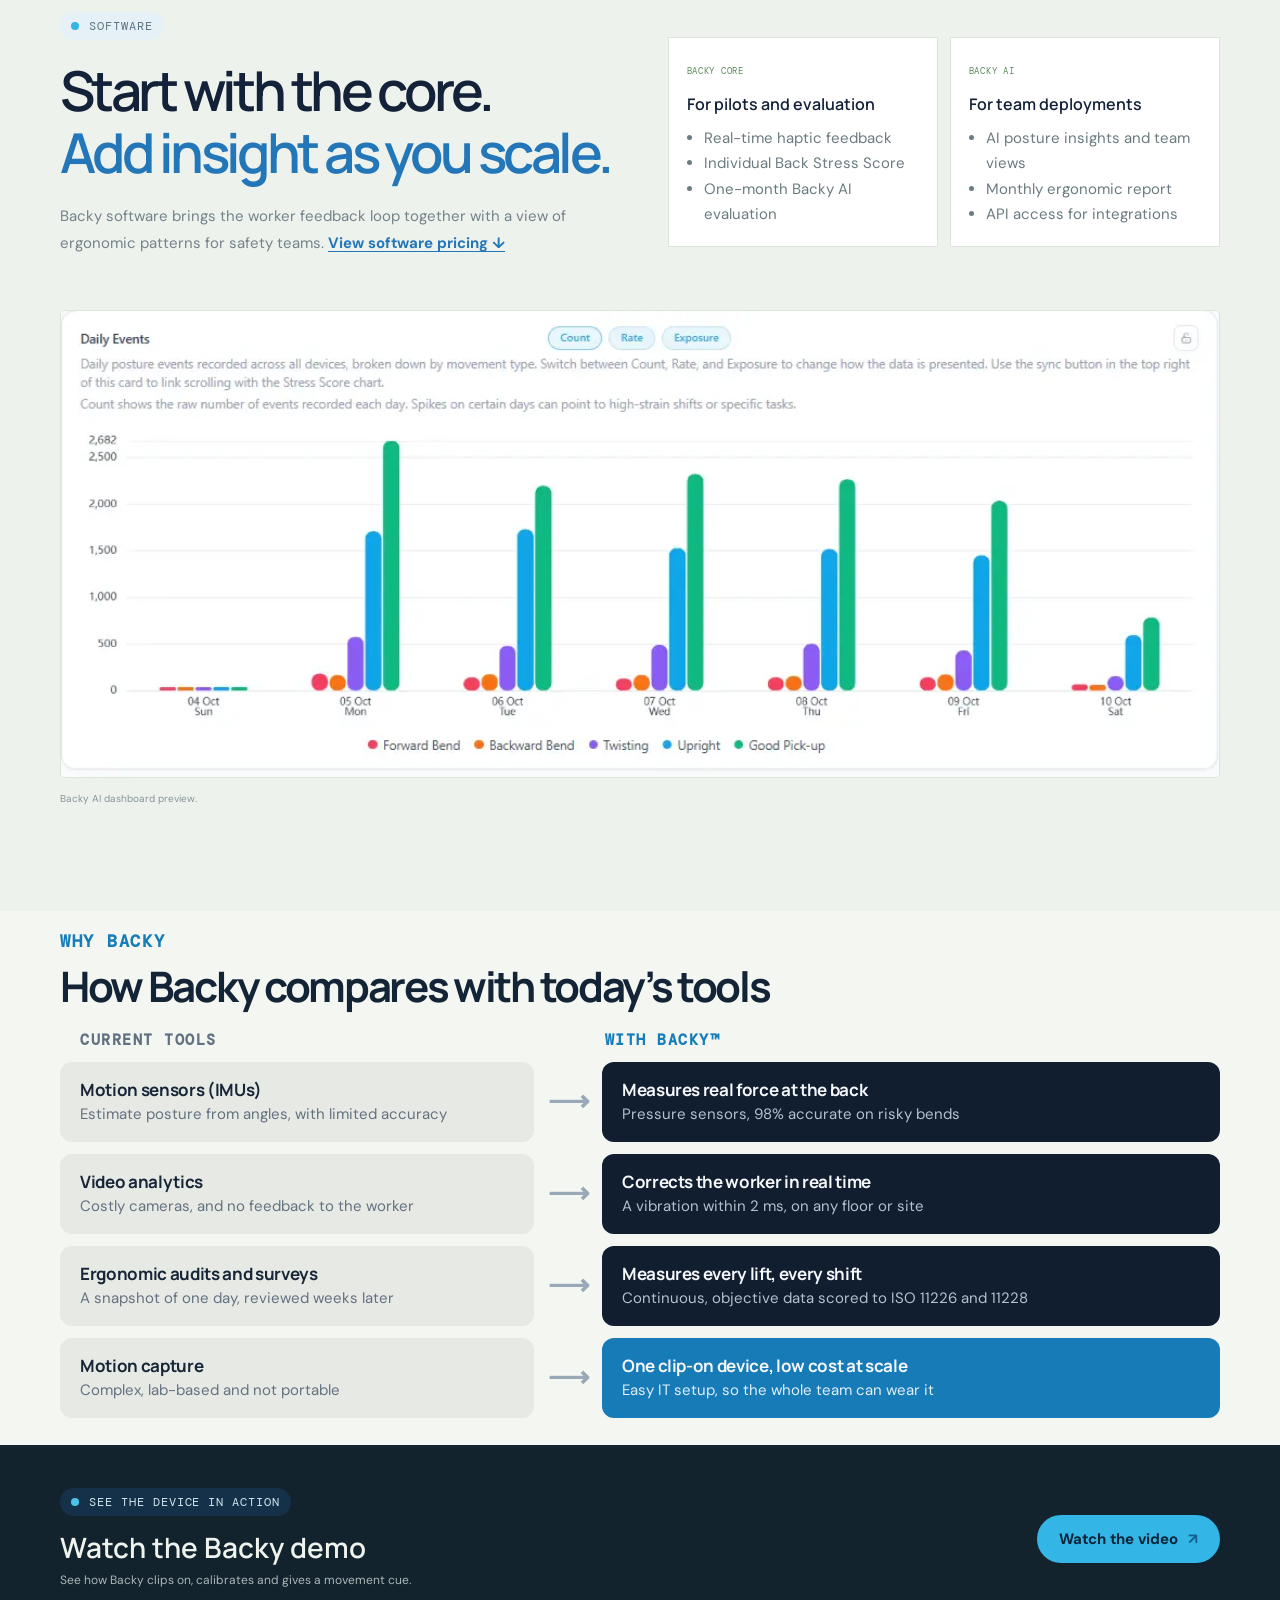
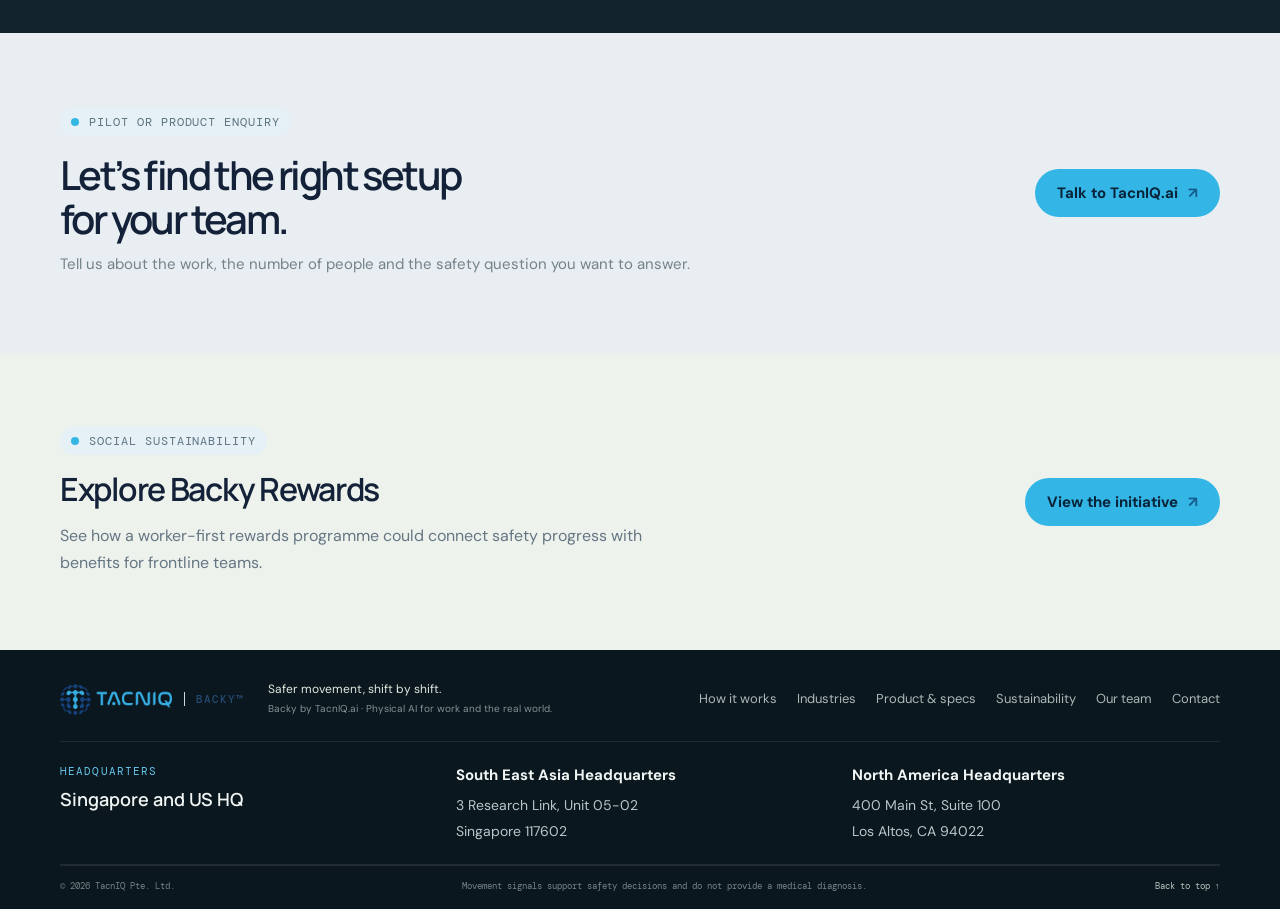
<file: product.html>
<!doctype html>
<html lang="en">
<head>
  <meta charset="utf-8">
  <meta name="viewport" content="width=device-width, initial-scale=1">
  <meta name="theme-color" content="#10213a">
  <meta name="description" content="Explore the Backy wearable, software, pricing and technical specifications.">
  <title>Backy Product & Specifications | TacnIQ.ai</title>
  <link rel="preconnect" href="https://fonts.googleapis.com">
  <link rel="preconnect" href="https://fonts.gstatic.com" crossorigin>
  <link href="https://fonts.googleapis.com/css2?family=DM+Mono:wght@400;500&family=DM+Sans:wght@400;500;600;700&family=Manrope:wght@400;500;600;700;800&display=swap" rel="stylesheet">
  <link rel="stylesheet" href="styles.css?v=20">
</head>
<body><div class="announcement"><span class="pulse"></span> Tactile AI for the people who keep work moving <a href="how-it-works.html">Explore Backy <span aria-hidden="true">↗</span></a></div><header class="nav-wrap"><nav class="nav container" aria-label="Main navigation"><a class="brand brand-tacniq" href="index.html" aria-label="TacnIQ.ai — Backy home"><img class="brand-logo" src="assets/tacniq-logo.png" alt="TacnIQ.ai"><span class="brand-product">BACKY™</span></a><button class="menu-toggle" aria-expanded="false" aria-controls="nav-links" aria-label="Open menu"><span></span><span></span></button><div class="nav-links" id="nav-links"><a href="index.html" data-tip="A concise Backy overview and product demonstration." title="A concise Backy overview and product demonstration.">Home</a><a href="how-it-works.html" data-tip="See how movement sensing and haptic cues lead to safer tasks." title="See how movement sensing and haptic cues lead to safer tasks.">How it works</a><a href="industries.html" data-tip="Review pilot outcomes and the workplaces where Backy fits." title="Review pilot outcomes and the workplaces where Backy fits.">Industries</a><a href="product.html" class="active-link" aria-current="page" data-tip="Explore the wearable, software, pricing and technical details." title="Explore the wearable, software, pricing and technical details.">Product &amp; specs</a><a href="sustainability.html" data-tip="Learn about worker wellbeing, Backy Rewards and ESG alignment." title="Learn about worker wellbeing, Backy Rewards and ESG alignment.">Sustainability</a><a href="team.html" data-tip="Meet the founding and execution teams." title="Meet the founding and execution teams.">Our team</a><a class="nav-cta" href="contact.html" data-tip="Plan a Backy pilot or ask about a corporate partnership." title="Plan a Backy pilot or ask about a corporate partnership.">Talk to our team <span aria-hidden="true">↗</span></a></div></nav></header><main id="top"><section class="hardware-section">
      <div class="container"><div class="section-heading"><div><div class="eyebrow"><span class="eyebrow-line"></span> HARDWARE</div><h2>The Backy system</h2></div><p>A wearable, charging options and attachments designed to fit into the way teams already work.</p></div>
        <div class="hardware-grid">
          <article class="hardware-card hardware-main"><img src="assets/backy-unit.webp" alt="Backy wearable sensor unit"><div><span>01 / WEARABLE</span><h3>Backy unit</h3><p>Pressure sensing, posture classification and vibration feedback in a clip-on form.</p></div></article>
          <article class="hardware-card"><img src="assets/charging-dock.webp" alt="Charging dock for Backy devices"><div><span>02 / CHARGING</span><h3>Dock</h3><p>Charges and syncs a set of devices for team use.</p></div></article>
          <article class="hardware-card"><img src="assets/smart-dock.webp" alt="Multi-device smart charging dock"><div><span>03 / TEAM SETUP</span><h3>Smart Dock</h3><p>Central charging and automatic syncing for multi-device deployments.</p></div></article>
        </div>
        <div class="accessory-row"><figure><img src="assets/backy-belt.webp" alt="Backy support belt"><figcaption>Neoprene support for extended wear</figcaption></figure><figure><img src="assets/safety-vest-addon.webp" alt="High visibility vest attachment for Backy"><figcaption>Safety-vest add-on for existing PPE</figcaption></figure><p>Accessories and pilot kit configuration are selected with the deployment team.</p></div>
      </div>
    </section>
<section class="pricing-section" id="pricing">
      <div class="container">
        <div class="section-heading"><div><div class="eyebrow"><span class="eyebrow-line"></span> PRICING · USD</div><h2>Start with the kit.<br><em>Scale with insight.</em></h2></div><p>Pricing is shown in USD. Volume pricing and custom configurations are available on request.</p></div>
        <div class="hardware-price-card"><div><span class="plan-label">HARDWARE · ONE-TIME</span><h3>Backy unit</h3><p>Pressure-sensing wearable with belt and magnetic charging cable.</p></div><div class="price-amount"><strong>US$120</strong><span>per device · one-time</span></div><a class="button button-lime" href="contact.html">Ask about a kit <span>↗</span></a></div>
        <div class="software-pricing">
          <div class="pricing-tabs" role="tablist" aria-label="Choose a Backy software plan"><button type="button" role="tab" aria-selected="true" aria-controls="backy-core-panel" data-price-tab="core">Backy Core</button><button type="button" role="tab" aria-selected="false" aria-controls="backy-ai-panel" data-price-tab="ai">Backy AI</button></div>
          <div class="price-panels">
            <article class="price-panel is-active" id="backy-core-panel" role="tabpanel" data-price-panel="core"><div><span class="plan-label">PILOT TESTING &amp; EVALUATION</span><h3>Backy Core</h3><p>Start with worker feedback and an individual view.</p></div><div class="price-amount"><strong>Free</strong><span>for pilot testing</span></div><ul><li>Real-time haptic feedback</li><li>Individual Back Stress Score</li><li>One-month Backy AI trial</li></ul></article>
            <article class="price-panel" id="backy-ai-panel" role="tabpanel" data-price-panel="ai" hidden><div><span class="plan-label">TEAM DEPLOYMENTS</span><h3>Backy AI</h3><p>Team insight for ongoing workplace deployments.</p></div><div class="price-amount"><strong>US$10</strong><span>per device · per month</span></div><ul><li>Everything in Core</li><li>AI posture insights and team views</li><li>API access and monthly ergonomic report</li><li>Agentic AI prescriptions listed as forthcoming</li></ul></article>
          </div>
          <p class="pricing-note">Docks and accessories are quoted separately. The dock is provided for pilots. The Smart Dock is recommended for automatic syncing. All prices are in USD; volume pricing and custom quotes on request.</p>
        </div>
      </div>
    </section>
<section class="spec-section" id="specs">
      <div class="container spec-layout"><div class="spec-intro"><div class="eyebrow eyebrow-light"><span class="eyebrow-line"></span> TECHNICAL SPECIFICATIONS</div><h2>Designed for<br><em>everyday work.</em></h2><p>Specifications are indicative. Confirm fit and configuration with TacnIQ.ai before ordering, as kit versions may differ.</p><figure class="spec-image"><img src="assets/backy-spec-device.png" alt="Backy wearable module shown from above, with its pressure-sensing pads and center opening"></figure></div>
        <div class="spec-table" role="table" aria-label="Backy technical specifications">
          <div class="spec-row" role="row"><span role="cell">Weight</span><strong role="cell">250 g</strong></div>
          <div class="spec-row" role="row"><span role="cell">Dimensions</span><strong role="cell">146 × 157.5 × 28.5 mm</strong></div>
          <div class="spec-row" role="row"><span role="cell">Recommended waist size</span><strong role="cell">29–44 in</strong></div>
          <div class="spec-row" role="row"><span role="cell">Processor</span><strong role="cell">Nordic nRF52840<br><small>BLE 5.0 · ARM Cortex-M4</small></strong></div>
          <div class="spec-row" role="row"><span role="cell">Sensors</span><strong role="cell">6-point piezoresistive pressure array + tilt sensing</strong></div>
          <div class="spec-row" role="row"><span role="cell">Feedback</span><strong role="cell">5 g-force vibration motor for posture alerts</strong></div>
          <div class="spec-row" role="row"><span role="cell">Battery life</span><strong role="cell">Up to 14 hours of normal use</strong></div>
          <div class="spec-row" role="row"><span role="cell">Built-in memory</span><strong role="cell">16 MB · approximately 30 hours of data</strong></div>
          <div class="spec-row" role="row"><span role="cell">Calibration</span><strong role="cell">Automatic · approximately 3 seconds</strong></div>
          <div class="spec-row" role="row"><span role="cell">Connectivity</span><strong role="cell">Bluetooth Low Energy 5.0</strong></div>
          <div class="spec-row" role="row"><span role="cell">Data storage</span><strong role="cell">Onboard, with local or cloud sync options</strong></div>
          <div class="spec-row" role="row"><span role="cell">Integration</span><strong role="cell">Open API · REST and tag-based protocols</strong></div>
          <div class="spec-row" role="row"><span role="cell">Alerts</span><strong role="cell">Optional SMS or Telegram supervisor notifications</strong></div>
          <div class="spec-row" role="row"><span role="cell">Ingress protection</span><strong role="cell">IP68</strong></div>
        </div>
      </div>
      <div class="container spec-disclosure"><span class="lock-icon">◈</span><p><strong>Demo kit data handling</strong><br>The demo kit is intended for evaluation. End-to-end encryption is disabled for demo kits, so demo data should be treated as non-sensitive. Confirm current security controls and the data-handling plan with TacnIQ.ai before a workplace deployment.</p></div>
    </section>
<section class="software-section">
      <div class="container">
        <div class="software-layout software-header-row">
          <div class="software-copy"><div class="eyebrow"><span class="eyebrow-line"></span> SOFTWARE</div><h2>Start with the core.<br><em>Add insight as you scale.</em></h2><p>Backy software brings the worker feedback loop together with a view of ergonomic patterns for safety teams. <a class="inline-product-link" href="#pricing">View software pricing ↓</a></p></div>
          <div class="software-options"><article><span>BACKY CORE</span><h3>For pilots and evaluation</h3><ul><li>Real-time haptic feedback</li><li>Individual Back Stress Score</li><li>One-month Backy AI evaluation</li></ul></article><article><span>BACKY AI</span><h3>For team deployments</h3><ul><li>AI posture insights and team views</li><li>Monthly ergonomic report</li><li>API access for integrations</li></ul></article></div>
        </div>
        <div class="dashboard-showcase dashboard-showcase-wide"><video autoplay muted loop playsinline preload="metadata" poster="assets/backy-dashboard.webp" aria-label="Looping preview of the Backy AI dashboard"><source src="assets/backy-dashboard-demo.mp4" type="video/mp4"><p>Your browser does not support video playback. <a href="assets/backy-dashboard-demo.mp4">Download the Backy dashboard demo</a>.</p></video><p>Backy AI dashboard preview.</p></div>
      </div>
    </section>
<section class="comparison-section" aria-labelledby="comparison-title">
  <div class="container comparison-wrap">
    <div class="comparison-heading">
      <span class="comparison-kicker">WHY BACKY</span>
      <h2 id="comparison-title">How Backy compares with today’s tools</h2>
    </div>
    <div class="comparison-table" role="table" aria-label="Comparison of current ergonomic tools with Backy">
      <div class="comparison-table-head" role="row">
        <span role="columnheader">CURRENT TOOLS</span>
        <span aria-hidden="true"></span>
        <span role="columnheader">WITH BACKY™</span>
      </div>
      <div class="comparison-row" role="row">
        <article class="comparison-current" role="cell"><strong>Motion sensors (IMUs)</strong><span>Estimate posture from angles, with limited accuracy</span></article>
        <span class="comparison-arrow" aria-hidden="true">⟶</span>
        <article class="comparison-backy" role="cell"><strong>Measures real force at the back</strong><span>Pressure sensors, 98% accurate on risky bends</span></article>
      </div>
      <div class="comparison-row" role="row">
        <article class="comparison-current" role="cell"><strong>Video analytics</strong><span>Costly cameras, and no feedback to the worker</span></article>
        <span class="comparison-arrow" aria-hidden="true">⟶</span>
        <article class="comparison-backy" role="cell"><strong>Corrects the worker in real time</strong><span>A vibration within 2 ms, on any floor or site</span></article>
      </div>
      <div class="comparison-row" role="row">
        <article class="comparison-current" role="cell"><strong>Ergonomic audits and surveys</strong><span>A snapshot of one day, reviewed weeks later</span></article>
        <span class="comparison-arrow" aria-hidden="true">⟶</span>
        <article class="comparison-backy" role="cell"><strong>Measures every lift, every shift</strong><span>Continuous, objective data scored to ISO 11226 and 11228</span></article>
      </div>
      <div class="comparison-row" role="row">
        <article class="comparison-current" role="cell"><strong>Motion capture</strong><span>Complex, lab-based and not portable</span></article>
        <span class="comparison-arrow" aria-hidden="true">⟶</span>
        <article class="comparison-backy comparison-backy-featured" role="cell"><strong>One clip-on device, low cost at scale</strong><span>Easy IT setup, so the whole team can wear it</span></article>
      </div>
    </div>
  </div>
</section>
<section class="product-demo-strip"><div class="container"><div><div class="eyebrow eyebrow-light"><span class="eyebrow-line"></span> SEE THE DEVICE IN ACTION</div><h2>Watch the Backy demo</h2><p>See how Backy clips on, calibrates and gives a movement cue.</p></div><a class="button button-lime" href="index.html#demo">Watch the video <span>↗</span></a></div></section>
<section class="product-cta"><div class="container product-cta-inner"><div><div class="eyebrow"><span class="eyebrow-line"></span> PILOT OR PRODUCT ENQUIRY</div><h2>Let’s find the right setup<br>for your team.</h2><p>Tell us about the work, the number of people and the safety question you want to answer.</p></div><a class="button button-lime" href="contact.html">Talk to TacnIQ.ai <span>↗</span></a></div></section>
<section class="section-light sustainability-product-link"><div class="container"><div><div class="eyebrow"><span class="eyebrow-line"></span> SOCIAL SUSTAINABILITY</div><h2>Explore Backy Rewards</h2><p>See how a worker-first rewards programme could connect safety progress with benefits for frontline teams.</p></div><a class="button button-lime" href="sustainability.html#rewards">View the initiative <span>↗</span></a></div></section></main><footer class="footer"><div class="container footer-main"><a class="brand brand-tacniq footer-brand" href="index.html" aria-label="TacnIQ.ai — Backy home"><img class="brand-logo" src="assets/tacniq-logo.png" alt="TacnIQ.ai"><span class="brand-product">BACKY™</span></a><p>Safer movement, shift by shift.<br><span>Backy by TacnIQ.ai · Physical AI for work and the real world.</span></p><div class="footer-links"><a href="how-it-works.html">How it works</a><a href="industries.html">Industries</a><a href="product.html">Product &amp; specs</a><a href="sustainability.html">Sustainability</a><a href="team.html">Our team</a><a href="contact.html">Contact</a></div></div><div class="container footer-offices" aria-label="Singapore and US headquarters">
    <div class="office-heading"><span>HEADQUARTERS</span><strong>Singapore and US HQ</strong></div>
    <address><strong>South East Asia Headquarters</strong><span>3 Research Link, Unit 05-02</span><span>Singapore 117602</span></address>
    <address><strong>North America Headquarters</strong><span>400 Main St, Suite 100</span><span>Los Altos, CA 94022</span></address>
  </div><div class="container footer-bottom"><span>© 2026 TacnIQ Pte. Ltd.</span><span>Movement signals support safety decisions and do not provide a medical diagnosis.</span><a href="#top">Back to top ↑</a></div></footer><script src="script.js"></script></body></html>
</file>
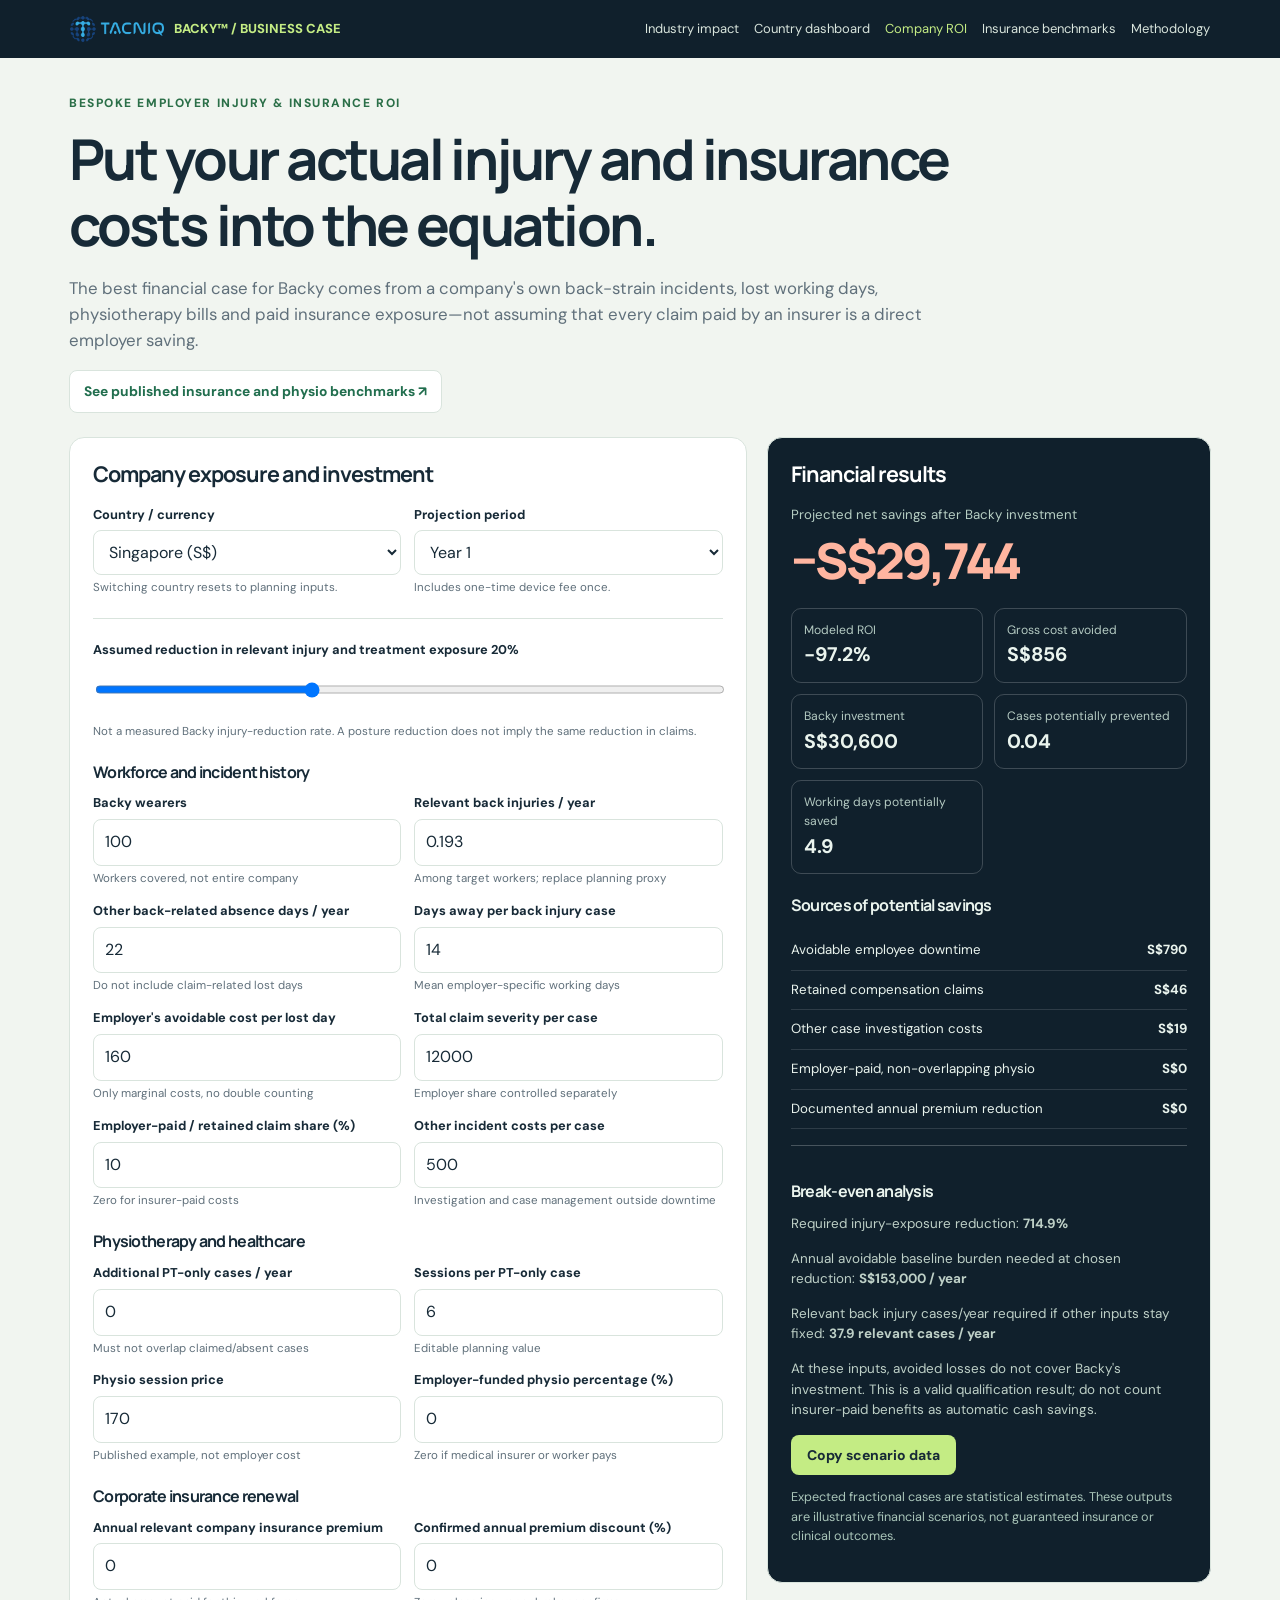
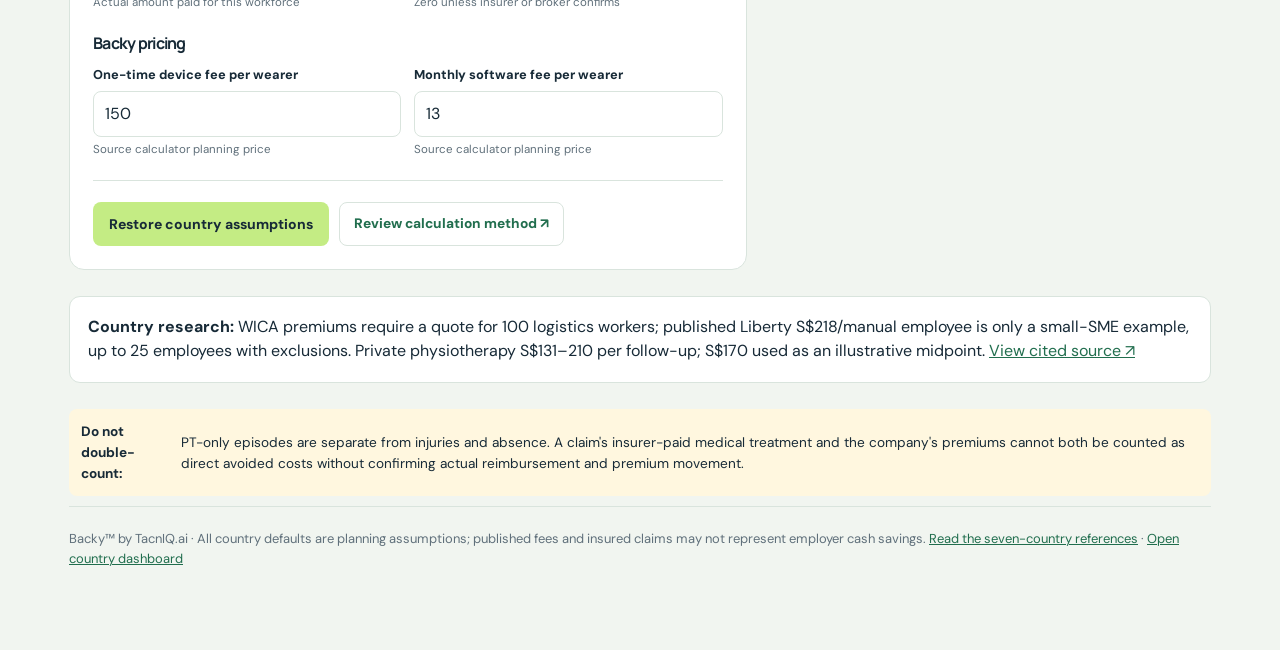
<file: roi-company.html>
<!doctype html><html lang="en"><head><meta charset="utf-8"><meta name="viewport" content="width=device-width,initial-scale=1"><meta name="description" content="Backy business case calculator with customizable workplace back injury claims, lost-day costs, physiotherapy, corporate insurance and break-even economics."><title>Backy Company ROI & Insurance Calculator</title><link href="https://fonts.googleapis.com/css2?family=DM+Sans:wght@400;600;700&family=Manrope:wght@500;700;800&display=swap" rel="stylesheet"><style>:root{--navy:#10202c;--ink:#172a37;--light:#f1f5f0;--line:#d9e4dd;--accent:#c4ec84;--muted:#60707b;--positive:#216e4e;--negative:#ac453a}*{box-sizing:border-box}body{margin:0;background:var(--light);color:var(--ink);font:16px/1.55 'DM Sans',system-ui,sans-serif}h1,h2,h3{font-family:Manrope,sans-serif;letter-spacing:-.045em;line-height:1.17}a{color:var(--positive)}.top{background:var(--navy);color:white}.top-inner{max-width:1190px;margin:auto;padding:16px 25px;display:flex;align-items:center;justify-content:space-between;gap:22px}.brand{display:flex;gap:10px;align-items:center;font-weight:800;color:var(--accent);font-size:13px;text-decoration:none}.brand img{width:94px;max-height:36px;object-fit:contain}.navlinks{display:flex;gap:15px;flex-wrap:wrap}.navlinks a{font-size:13px;color:#d8e4dc;text-decoration:none}.navlinks a[aria-current]{color:var(--accent)}main{max-width:1190px;margin:auto;padding:36px 24px 80px}.hero{max-width:900px;margin-bottom:24px}.eyebrow{text-transform:uppercase;font-size:12px;letter-spacing:.13em;font-weight:800;color:#2b6f48}.hero h1{font-size:clamp(2.1rem,4.4vw,3.6rem);margin:14px 0 17px}.hero p{font-size:1.05rem;color:var(--muted)}.linkpill{display:inline-flex;text-decoration:none;border:1px solid var(--line);background:#fff;border-radius:8px;padding:10px 14px;font-weight:750;font-size:.86rem}.layout{display:grid;grid-template-columns:minmax(0,1.45fr) minmax(300px,.95fr);gap:20px;align-items:start}.panel{background:white;border:1px solid var(--line);border-radius:15px;padding:23px}.panel h2{margin:0 0 18px;font-size:1.35rem}.panel h3{font-size:1rem;margin:22px 0 12px}.fields{display:grid;grid-template-columns:repeat(2,minmax(0,1fr));gap:13px}.field{min-width:0}.field label{display:block;font-size:.8rem;font-weight:750;margin:0 0 6px}.field small{display:block;font-size:.72rem;color:var(--muted);margin-top:4px}.field input,.field select{font:inherit;width:100%;border:1.5px solid var(--line);border-radius:8px;padding:10px 11px;background:#fff;color:var(--ink);min-height:43px}.hint{font-size:.82rem;color:var(--muted)}.field.span2{grid-column:1/-1}.divider{border-top:1px solid var(--line);margin:21px 0}.out{position:sticky;top:20px;background:var(--navy);color:#eaf4ee}.out h2{color:#fff}.total-label{font-size:.83rem;color:#b6cec3}.large{font:800 clamp(2rem,4vw,3.1rem)/1.1 Manrope,sans-serif;letter-spacing:-.06em;margin:8px 0}.large.pos{color:#9ae2b1}.large.neg{color:#ffb5a0}.subnote{font-size:.79rem;color:#a9c5b9}.kpis{display:grid;grid-template-columns:repeat(2,1fr);gap:11px;margin:20px 0}.kpi{border:1px solid #ffffff31;border-radius:10px;padding:12px}.kpi span{font-size:.76rem;color:#b4cac2;display:block}.kpi strong{font-size:1.23rem}.break{border-top:1px solid #ffffff3b;padding-top:14px}.break p{font-size:.84rem;color:#bed0c7}.out ul{list-style:none;padding:0}.out li{display:flex;justify-content:space-between;gap:18px;border-bottom:1px solid #ffffff20;padding:9px 0;font-size:.83rem}.out li strong{text-align:right}.status{display:flex;align-items:center;gap:9px;margin:10px 0;background:#fff7df;border-radius:8px;padding:12px;font-size:.85rem}.source{margin:26px 0;background:#fff;padding:18px;border:1px solid var(--line);border-radius:11px}.source p{font-size:.9rem;color:var(--muted)}.actions{display:flex;gap:10px;flex-wrap:wrap}.btn{border:0;border-radius:8px;font:750 14px 'DM Sans',sans-serif;padding:11px 16px;cursor:pointer;background:var(--accent);color:var(--ink)}.btn.secondary{background:#f0f5f1;border:1px solid var(--line)}.foot{font-size:.81rem;color:var(--muted);padding-top:22px;border-top:1px solid var(--line)}button:focus-visible,input:focus-visible,select:focus-visible,a:focus-visible{outline:3px solid #6196e5;outline-offset:2px}@media(max-width:850px){.layout{grid-template-columns:1fr}.out{position:static}}@media(max-width:580px){.fields{grid-template-columns:1fr}.field.span2{grid-column:auto}.panel{padding:17px}main{padding:25px 16px 60px}.top-inner{flex-direction:column;align-items:flex-start}.navlinks{gap:12px}.kpis{grid-template-columns:1fr 1fr}}</style></head><body><header class="top"><div class="top-inner"><a class="brand" href="index.html"><img src="assets/tacniq-logo.png" alt="TacnIQ.ai">BACKY™ / BUSINESS CASE</a><nav class="navlinks"><a href="roi-industries.html">Industry impact</a><a href="roi.html">Country dashboard</a><a href="roi-company.html" aria-current="page">Company ROI</a><a href="roi-insurance.html">Insurance benchmarks</a><a href="roi-methodology.html">Methodology</a></nav></div></header><main><section class="hero"><div class="eyebrow">Bespoke employer injury & insurance ROI</div><h1>Put your actual injury and insurance costs into the equation.</h1><p>The best financial case for Backy comes from a company's own back-strain incidents, lost working days, physiotherapy bills and paid insurance exposure—not assuming that every claim paid by an insurer is a direct employer saving.</p><a class="linkpill" href="roi-insurance.html">See published insurance and physio benchmarks ↗</a></section><section class="layout"><form class="panel" onsubmit="return false"><h2>Company exposure and investment</h2><div class="fields"><div class="field"><label for="country">Country / currency</label><select id="country"></select><small>Switching country resets to planning inputs.</small></div><div class="field"><label for="years">Projection period</label><select id="years"><option value="1">Year 1</option><option value="3">3 years</option></select><small>Includes one-time device fee once.</small></div></div><div class="divider"></div><div class="field span2"><label for="reduction">Assumed reduction in relevant injury and treatment exposure <strong id="pct">20%</strong></label><input id="reduction" type="range" min="0" max="60" step="5" value="20"><small>Not a measured Backy injury-reduction rate. A posture reduction does not imply the same reduction in claims.</small></div><h3>Workforce and incident history</h3><div class="fields"><div class="field"><label for="workers">Backy wearers</label><input id="workers" type="number" min="0" step="1"><small>Workers covered, not entire company</small></div><div class="field"><label for="inj">Relevant back injuries / year</label><input id="inj" type="number" min="0" step="0.1"><small>Among target workers; replace planning proxy</small></div><div class="field"><label for="absence">Other back-related absence days / year</label><input id="absence" type="number" min="0" step="1"><small>Do not include claim-related lost days</small></div><div class="field"><label for="days">Days away per back injury case</label><input id="days" type="number" min="0" step="0.1"><small>Mean employer-specific working days</small></div><div class="field"><label for="dayCost">Employer's avoidable cost per lost day</label><input id="dayCost" type="number" min="0" step="1"><small>Only marginal costs, no double counting</small></div><div class="field"><label for="claim">Total claim severity per case</label><input id="claim" type="number" min="0" step="1"><small>Employer share controlled separately</small></div><div class="field"><label for="retained">Employer-paid / retained claim share (%)</label><input id="retained" type="number" min="0" step="1"><small>Zero for insurer-paid costs</small></div><div class="field"><label for="admin">Other incident costs per case</label><input id="admin" type="number" min="0" step="1"><small>Investigation and case management outside downtime</small></div></div><h3>Physiotherapy and healthcare</h3><div class="fields"><div class="field"><label for="ptEpisodes">Additional PT-only cases / year</label><input id="ptEpisodes" type="number" min="0" step="1"><small>Must not overlap claimed/absent cases</small></div><div class="field"><label for="ptVisits">Sessions per PT-only case</label><input id="ptVisits" type="number" min="0" step="1"><small>Editable planning value</small></div><div class="field"><label for="ptRate">Physio session price</label><input id="ptRate" type="number" min="0" step="1"><small>Published example, not employer cost</small></div><div class="field"><label for="ptShare">Employer-funded physio percentage (%)</label><input id="ptShare" type="number" min="0" step="1"><small>Zero if medical insurer or worker pays</small></div></div><h3>Corporate insurance renewal</h3><div class="fields"><div class="field"><label for="premium">Annual relevant company insurance premium</label><input id="premium" type="number" min="0" step="1"><small>Actual amount paid for this workforce</small></div><div class="field"><label for="discount">Confirmed annual premium discount (%)</label><input id="discount" type="number" min="0" step="1"><small>Zero unless insurer or broker confirms</small></div></div><h3>Backy pricing</h3><div class="fields"><div class="field"><label for="unit">One-time device fee per wearer</label><input id="unit" type="number" min="0" step="1"><small>Source calculator planning price</small></div><div class="field"><label for="monthly">Monthly software fee per wearer</label><input id="monthly" type="number" min="0" step="1"><small>Source calculator planning price</small></div></div><div class="divider"></div><div class="actions"><button type="button" class="btn" id="reset">Restore country assumptions</button><a class="linkpill" href="roi-methodology.html">Review calculation method ↗</a></div></form>
<aside class="panel out"><h2>Financial results</h2><div class="total-label">Projected net savings after Backy investment</div><div id="net" class="large"></div><div class="kpis"><div class="kpi"><span>Modeled ROI</span><strong id="roi"></strong></div><div class="kpi"><span>Gross cost avoided</span><strong id="gross"></strong></div><div class="kpi"><span>Backy investment</span><strong id="spend"></strong></div><div class="kpi"><span>Cases potentially prevented</span><strong id="cases"></strong></div><div class="kpi"><span>Working days potentially saved</span><strong id="savedDays"></strong></div></div><h3>Sources of potential savings</h3><ul id="rows"></ul><div class="break"><h3>Break-even analysis</h3><p>Required injury-exposure reduction: <strong id="breakReduction"></strong></p><p>Annual avoidable baseline burden needed at chosen reduction: <strong id="breakLoss"></strong></p><p>Relevant back injury cases/year required if other inputs stay fixed: <strong id="breakCases"></strong></p><p id="interpret"></p></div><div class="actions"><button type="button" id="copy" class="btn">Copy scenario data</button></div><p class="subnote">Expected fractional cases are statistical estimates. These outputs are illustrative financial scenarios, not guaranteed insurance or clinical outcomes.</p></aside></section><div id="sourceNote" class="source"></div><div class="status"><strong>Do not double-count:</strong> PT-only episodes are separate from injuries and absence. A claim's insurer-paid medical treatment and the company's premiums cannot both be counted as direct avoided costs without confirming actual reimbursement and premium movement.</div><footer class="foot">Backy™ by TacnIQ.ai · All country defaults are planning assumptions; published fees and insured claims may not represent employer cash savings. <a href="roi-insurance.html">Read the seven-country references</a> · <a href="roi.html">Open country dashboard</a></footer></main><script>const DB=[{"id":"SG","name":"Singapore","sym":"S$","fx":1.3,"inj":0.193,"abs":22,"days":14,"day":160,"claim":12000,"admin":500,"pt":170,"one":150,"month":13,"ins":"WICA premiums require a quote for 100 logistics workers; published Liberty S$218/manual employee is only a small-SME example, up to 25 employees with exclusions.","care":"Private physiotherapy S$131–210 per follow-up; S$170 used as an illustrative midpoint.","cite":"https://kakilist.com/guides/wellness/physiotherapy-prices-compared"},{"id":"US","name":"United States","sym":"US$","fx":1,"inj":0.44,"abs":11,"days":10,"day":190,"claim":61900,"admin":1000,"pt":137,"one":120,"month":10,"ins":"2024 workers' comp premium index median US$1.09/US$100 payroll; actual warehouse risk and self-insured losses vary.","care":"US$137 per PT visit self-pay benchmark. NCCI 2025 estimated US$61,900 average indemnity plus medical per lost-time claim, all causes.","cite":"https://www.ncci.com/SecureDocuments/SOLGuide_2026.html"},{"id":"AU","name":"Australia","sym":"A$","fx":1.53,"inj":0.62,"abs":15,"days":47.5,"day":330,"claim":21200,"admin":800,"pt":108,"one":183.6,"month":15.3,"ins":"State/industry premium rating. No universal national premium applicable to this company.","care":"Safe Work Australia A$21,200 median serious body-stressing claim; Queensland WorkCover A$108 standard subsequent PT fee.","cite":"https://data.safeworkaustralia.gov.au/reports/key-whs-statistics-australia/latest-release"},{"id":"CA","name":"Canada","sym":"C$","fx":1.38,"inj":0.715,"abs":11,"days":30,"day":230,"claim":30000,"admin":800,"pt":95,"one":165.6,"month":13.8,"ins":"WorkSafeBC 2026 average base premium 1.55% of assessable payroll; British Columbia only.","care":"WorkSafeBC C$95 physio per visit; C$30,000 claim severity is an unverified illustrative input, not an official Canadian average.","cite":"https://www.worksafebc.com/en/insurance/know-coverage-costs/industry-premium-rates/2026-rates"},{"id":"UK","name":"United Kingdom","sym":"£","fx":0.76,"inj":0,"abs":18.9,"days":13.2,"day":120,"claim":0,"admin":500,"pt":63,"one":91.2,"month":7.6,"ins":"Employer's Liability insurance pricing depends on occupation, payroll and claims history. Absence is the main financial stream.","care":"Private clinic 2026 median follow-up PT £63. Claims stream defaults to zero in this simplified model.","cite":"https://hmdg.co.uk/private-practice-barometer/physiotherapy-pricing-benchmarks-uk-2026/"},{"id":"DE","name":"Germany","sym":"€","fx":0.88,"inj":0,"abs":138,"days":16,"day":152,"claim":0,"admin":450,"pt":0,"one":105.6,"month":8.8,"ins":"DGUV's 2024 employer accident insurance contribution averaged 1.09% of payroll; sector hazard class varies.","care":"Physio employer cost defaults to zero pending invoices. The €152 lost-day proxy reflects economy-wide production losses, not necessarily marginal cash costs.","cite":"https://www.gtai.de/en/invest/investment-guide/employment-social-insurance-germany"},{"id":"NL","name":"Netherlands","sym":"€","fx":0.88,"inj":0,"abs":51,"days":16,"day":230,"claim":0,"admin":500,"pt":40,"one":105.6,"month":8.8,"ins":"Published broker guideline 1.5–5% of payroll for sickness absence insurance, not a national official average.","care":"2026 physio €35–45 regular treatment. Employer wage continuation of at least 70% up to two years is often the key exposure.","cite":"https://business.gov.nl/running-your-business/insurance/absenteeism-insurance/"}];
const $=id=>document.getElementById(id);
let country="SG";
const ids=["workers","inj","absence","days","dayCost","claim","retained","admin","ptEpisodes","ptVisits","ptRate","ptShare","premium","discount","unit","monthly"];
const values={};
const N=v=>Math.max(0,Number(v)||0),currency=(v)=>{const c=DB.find(x=>x.id===country);return (v<0?"−":"")+c.sym+Math.abs(v).toLocaleString("en",{maximumFractionDigits:0})};
function load(id){country=id;const c=DB.find(x=>x.id===id);if(!c)return;Object.assign(values,{workers:100,inj:c.inj,absence:c.abs,days:c.days,dayCost:c.day,claim:c.claim,retained:10,admin:c.admin,ptEpisodes:0,ptVisits:6,ptRate:c.pt,ptShare:0,premium:0,discount:0,unit:c.one,monthly:c.month});for(const k of ids)$(k).value=values[k];$("country").value=id;$("sourceNote").innerHTML="<strong>Country research:</strong> "+c.ins+" "+c.care+" <a target='_blank' rel='noopener noreferrer' href='"+c.cite+"'>View cited source ↗</a>";calc();}
function calc(){for(const k of ids)values[k]=N($(k).value);const y=Number($("years").value)||1,rate=N($("reduction").value)/100,w=values.workers,discount=values.discount/100;
 const claimsAvoided=values.inj*rate*y,absDaysAvoided=values.absence*rate*y;
 const savedDays=claimsAvoided*values.days+absDaysAvoided;
 const downtime=savedDays*values.dayCost;
 const retainedClaims=claimsAvoided*values.claim*Math.min(values.retained,100)/100;
 const management=claimsAvoided*values.admin;
 const treatment=values.ptEpisodes*rate*y*values.ptVisits*values.ptRate*Math.min(values.ptShare,100)/100;
 const insurance=values.premium*Math.min(discount,1)*y;
 const gross=downtime+retainedClaims+management+treatment+insurance;
 const backy=w*(values.unit+values.monthly*12*y),net=gross-backy;
 const roi=backy>0?net/backy*100:null;
 const initialExposure=(values.inj*(values.days*values.dayCost+values.claim*values.retained/100+values.admin)+values.absence*values.dayCost+values.ptEpisodes*values.ptVisits*values.ptRate*values.ptShare/100);
 const minimumLoss=rate>0?(backy-insurance)/(rate*y):Infinity;
 const threshold=(values.inj*(values.days*values.dayCost+values.claim*values.retained/100+values.admin)+values.absence*values.dayCost+values.ptEpisodes*values.ptVisits*values.ptRate*values.ptShare/100);
 const requiredReduction=threshold>0?Math.max(0,backy-insurance)/(threshold*y)*100:(insurance>=backy?0:Infinity);
 const caseCost=values.days*values.dayCost+values.claim*values.retained/100+values.admin;
 const noClaimSavings=(values.absence*values.dayCost+values.ptEpisodes*values.ptVisits*values.ptRate*values.ptShare/100)*rate*y+insurance;
 const casesToBreakEven=rate*y*caseCost>0?Math.max(0,backy-noClaimSavings)/(rate*y*caseCost):Infinity;
 $("net").textContent=currency(net);$("net").className="large "+(net>=0?"pos":"neg");
 $("roi").textContent=roi===null?"Not available":roi.toFixed(1)+"%";
 $("gross").textContent=currency(gross);$("spend").textContent=currency(backy);
 $("cases").textContent=claimsAvoided.toFixed(2);$("savedDays").textContent=savedDays.toFixed(1);
 $("breakReduction").textContent=Number.isFinite(requiredReduction)?requiredReduction.toFixed(1)+"%":"Not attainable";
 $("breakLoss").textContent=Number.isFinite(minimumLoss)?currency(Math.max(0,minimumLoss))+" / year":"Enter a nonzero reduction";
 $("breakCases").textContent=Number.isFinite(casesToBreakEven)?casesToBreakEven.toFixed(1)+" relevant cases / year":"Not attainable";
 $("rows").innerHTML=[["Avoidable employee downtime",downtime],["Retained compensation claims",retainedClaims],["Other case investigation costs",management],["Employer-paid, non-overlapping physio",treatment],["Documented annual premium reduction",insurance]].map(([k,v])=>"<li><span>"+k+"</span><strong>"+currency(v)+"</strong></li>").join("");
 $("interpret").textContent=net>=0?"This scenario reaches positive modeled ROI, subject to confirming the claims baseline, reimbursement and achievable injury-reduction impact.":"At these inputs, avoided losses do not cover Backy's investment. This is a valid qualification result; do not count insurer-paid benefits as automatic cash savings.";
 const out={country,years:y,reduction:rate*100,workers:w,claimsPrevented:claimsAvoided,daysSaved:savedDays,gross,backy,net,roi,minimumLoss,requiredReduction,casesToBreakEven};window.__result=out;
}
$("country").innerHTML=DB.map(x=>"<option value='"+x.id+"'>"+x.name+" ("+x.sym+")</option>").join("");
$("country").addEventListener("change",e=>load(e.target.value));
for(const k of ids)$(k).addEventListener("input",calc);
$("years").addEventListener("change",calc);$("reduction").addEventListener("input",e=>{$("pct").textContent=e.target.value+"%";calc()});
$("reset").addEventListener("click",()=>load(country));
$("copy").addEventListener("click",()=>{const x=window.__result;const msg="Backy illustrative scenario: "+JSON.stringify(x,null,2)+"\nClaims/insurance impact not independently validated.";if(navigator.clipboard?.writeText){navigator.clipboard.writeText(msg).then(()=>{$("copy").textContent="Copied ✓"}).catch(()=>{$("copy").textContent="Copy blocked"})}else{$("copy").textContent="Clipboard unavailable"}});
load("SG");</script></body></html>
</file>
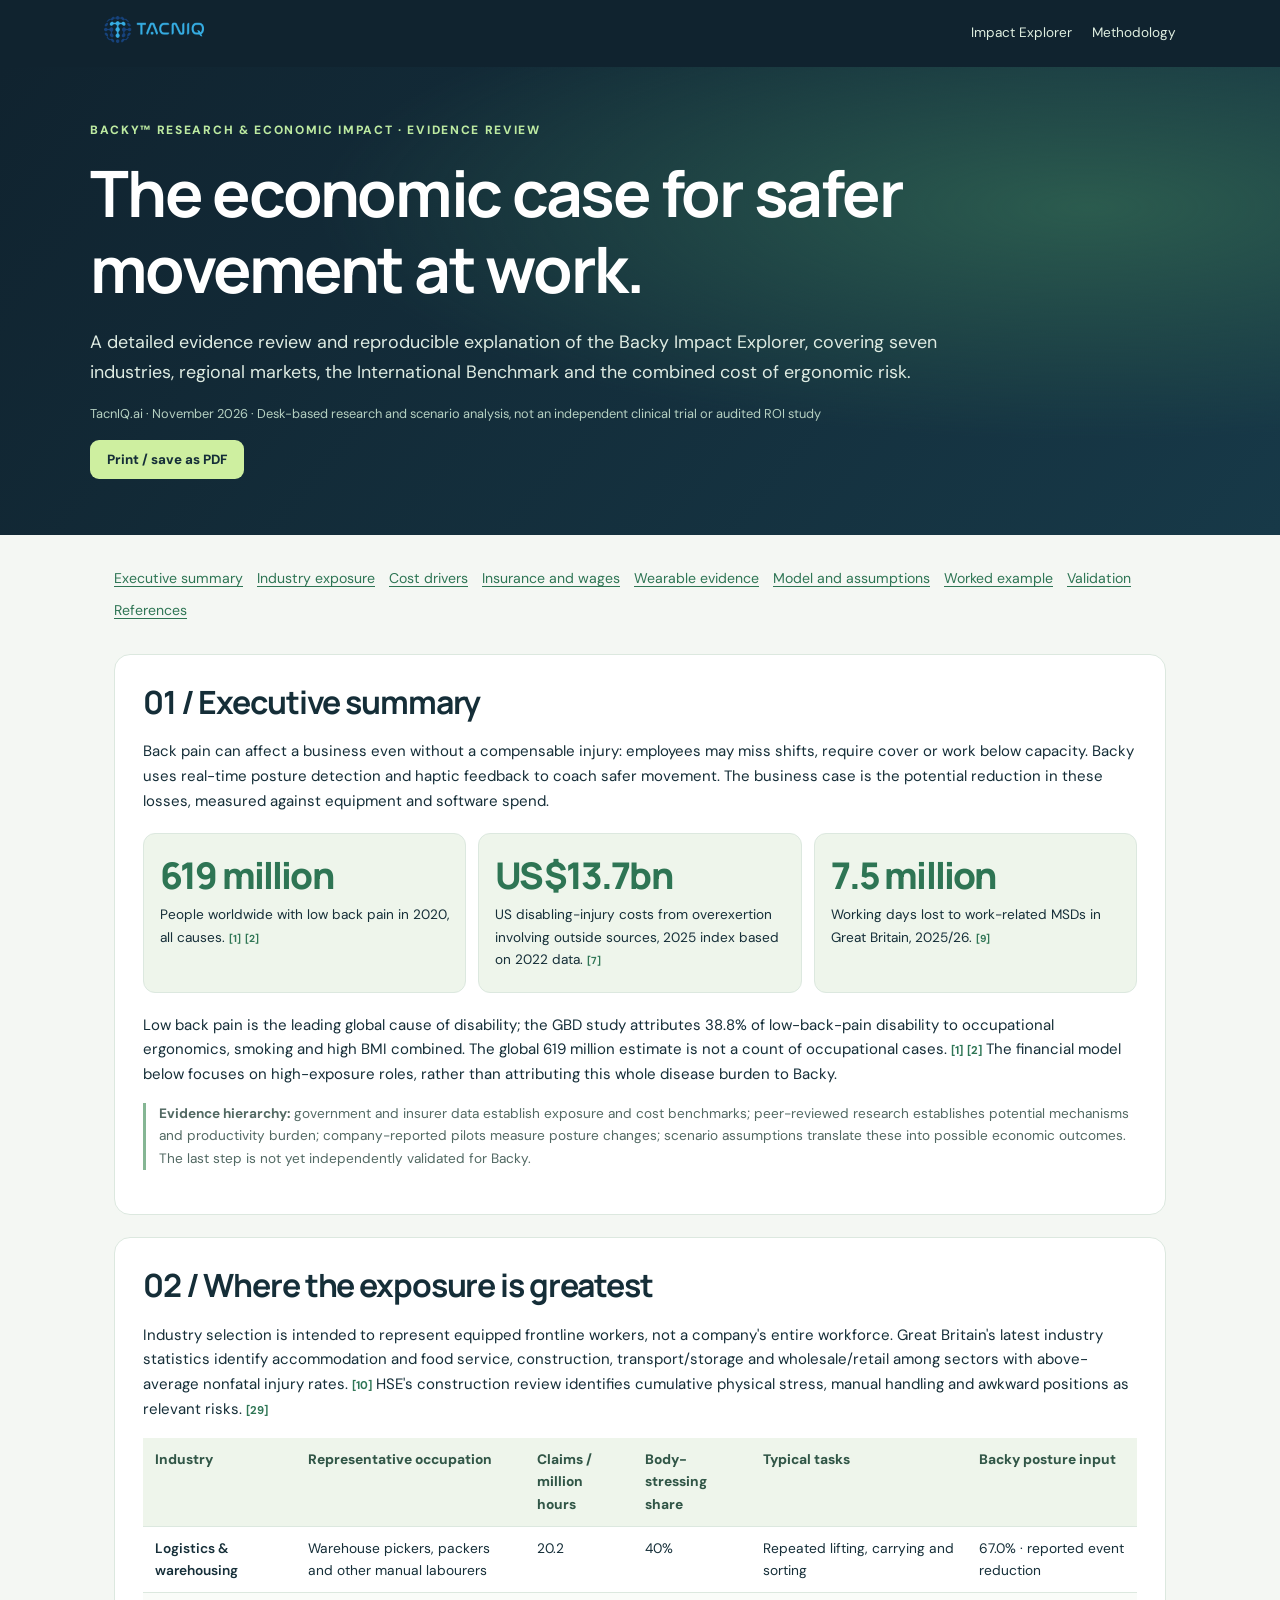
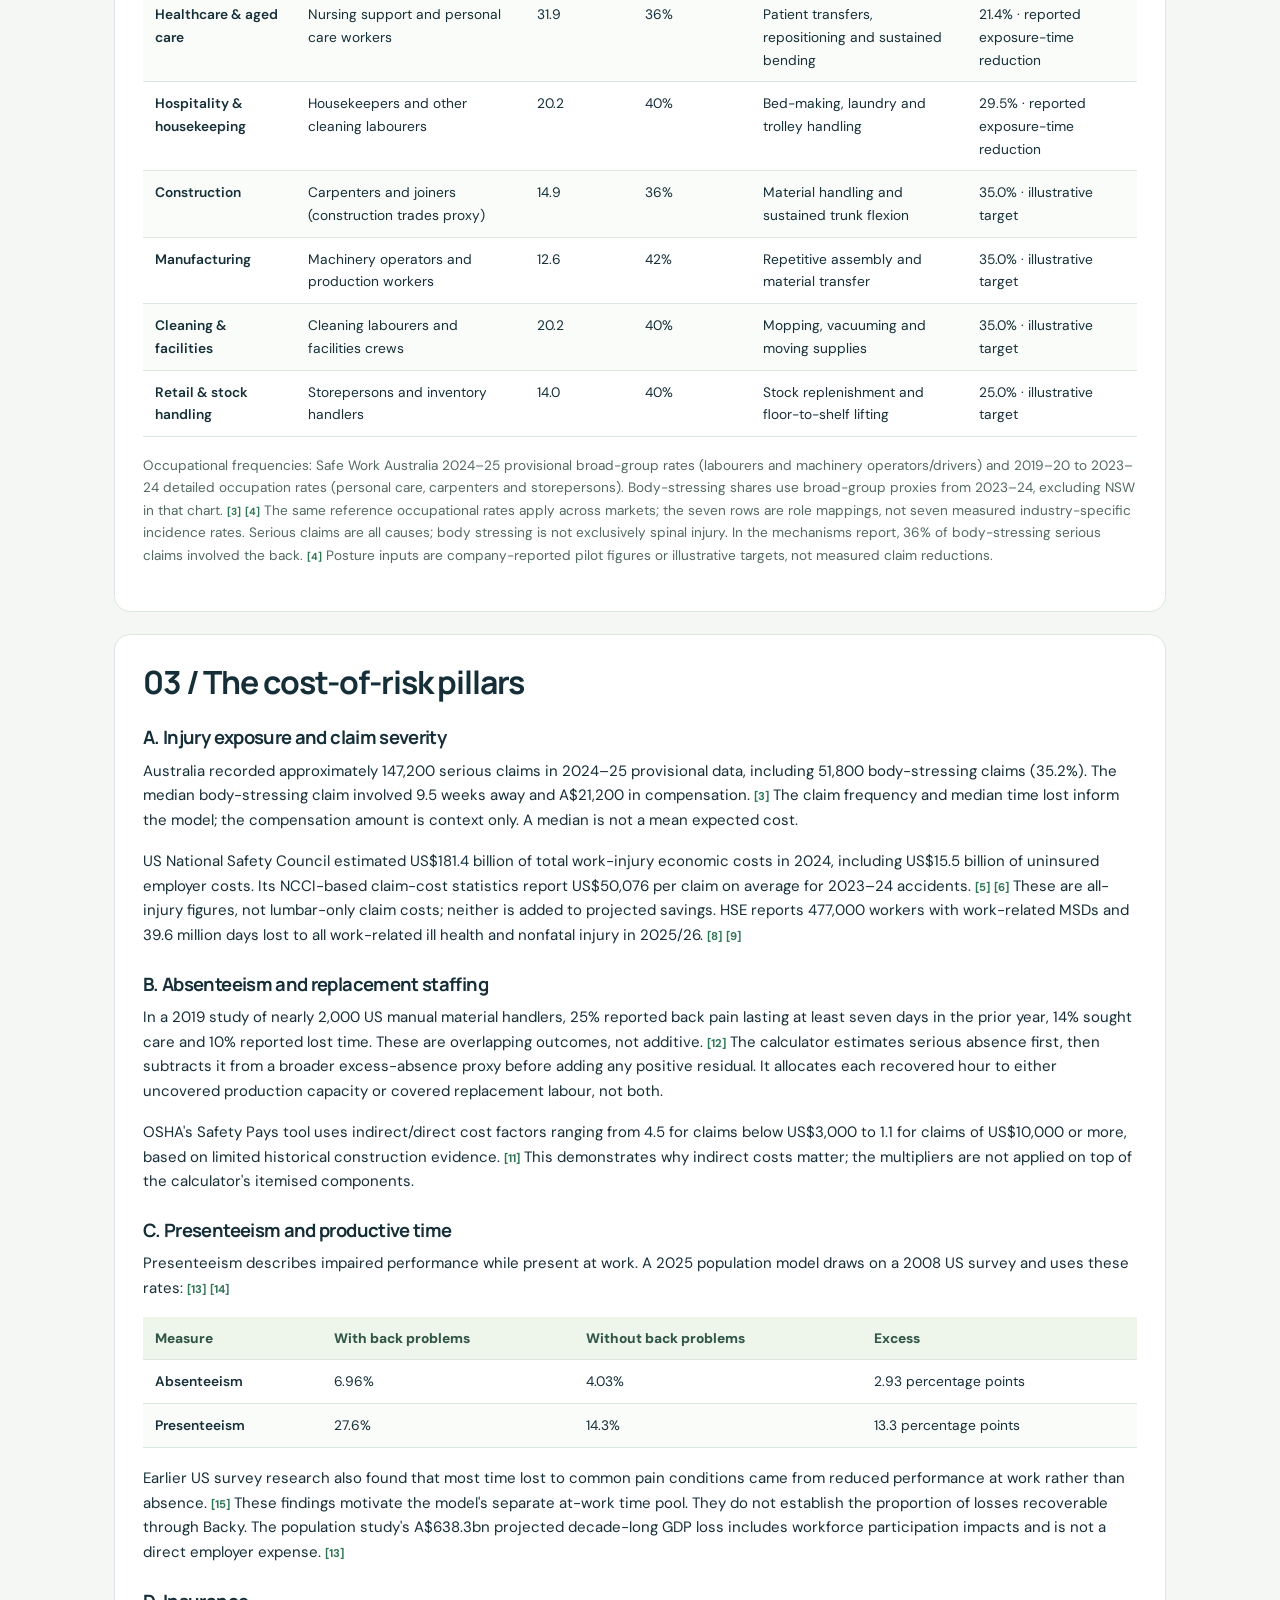
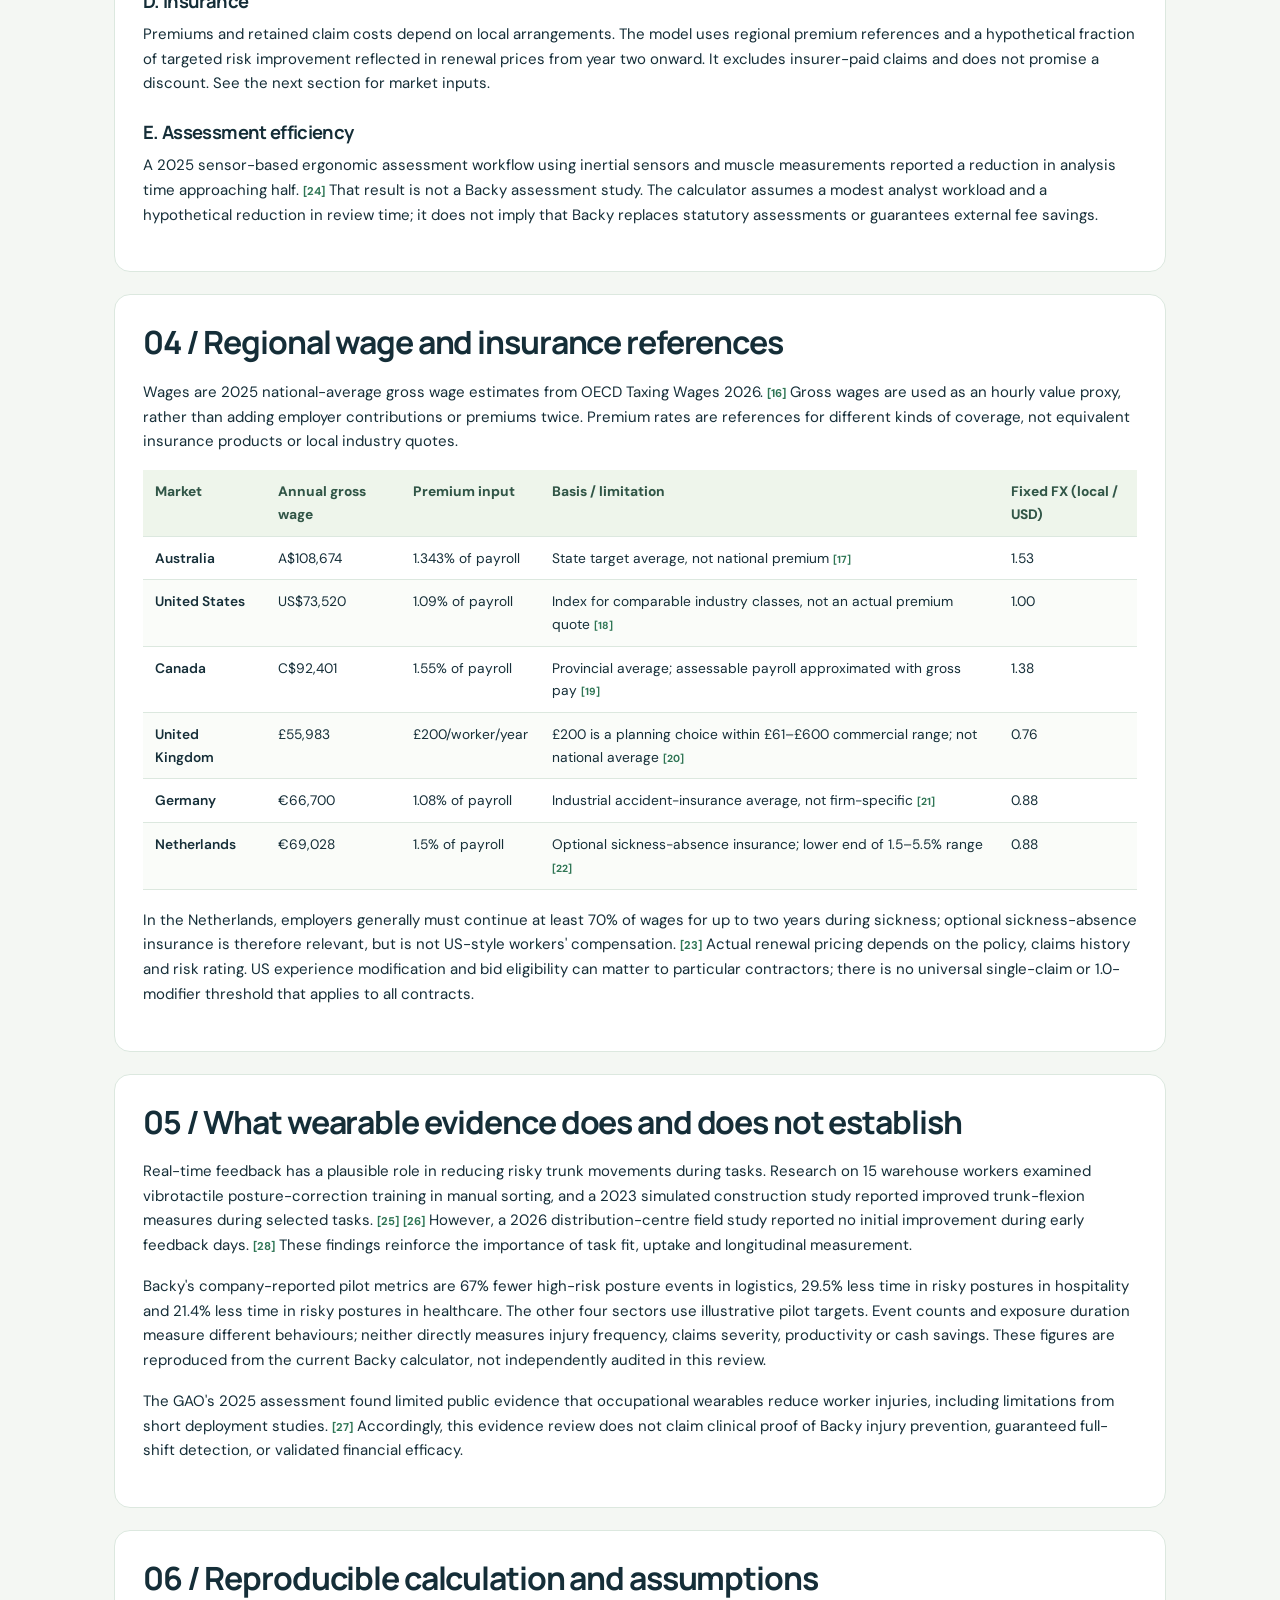
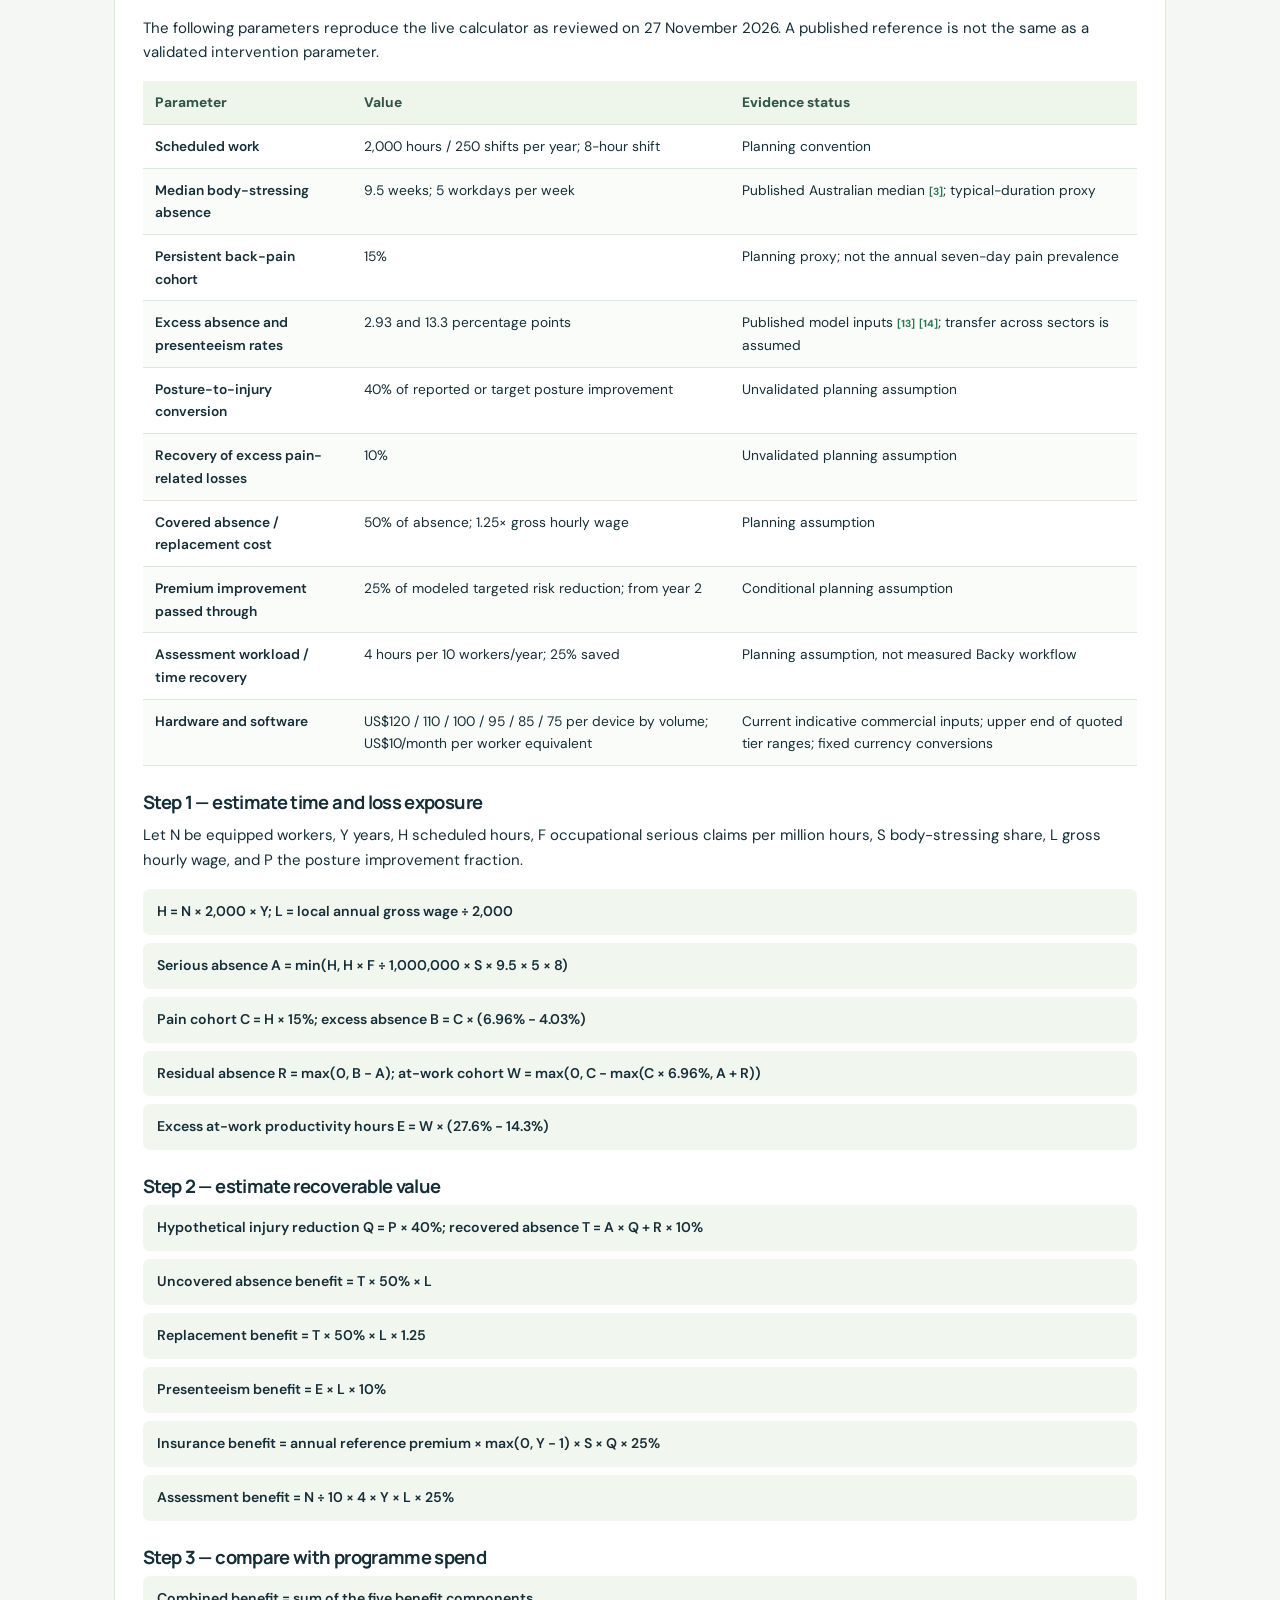
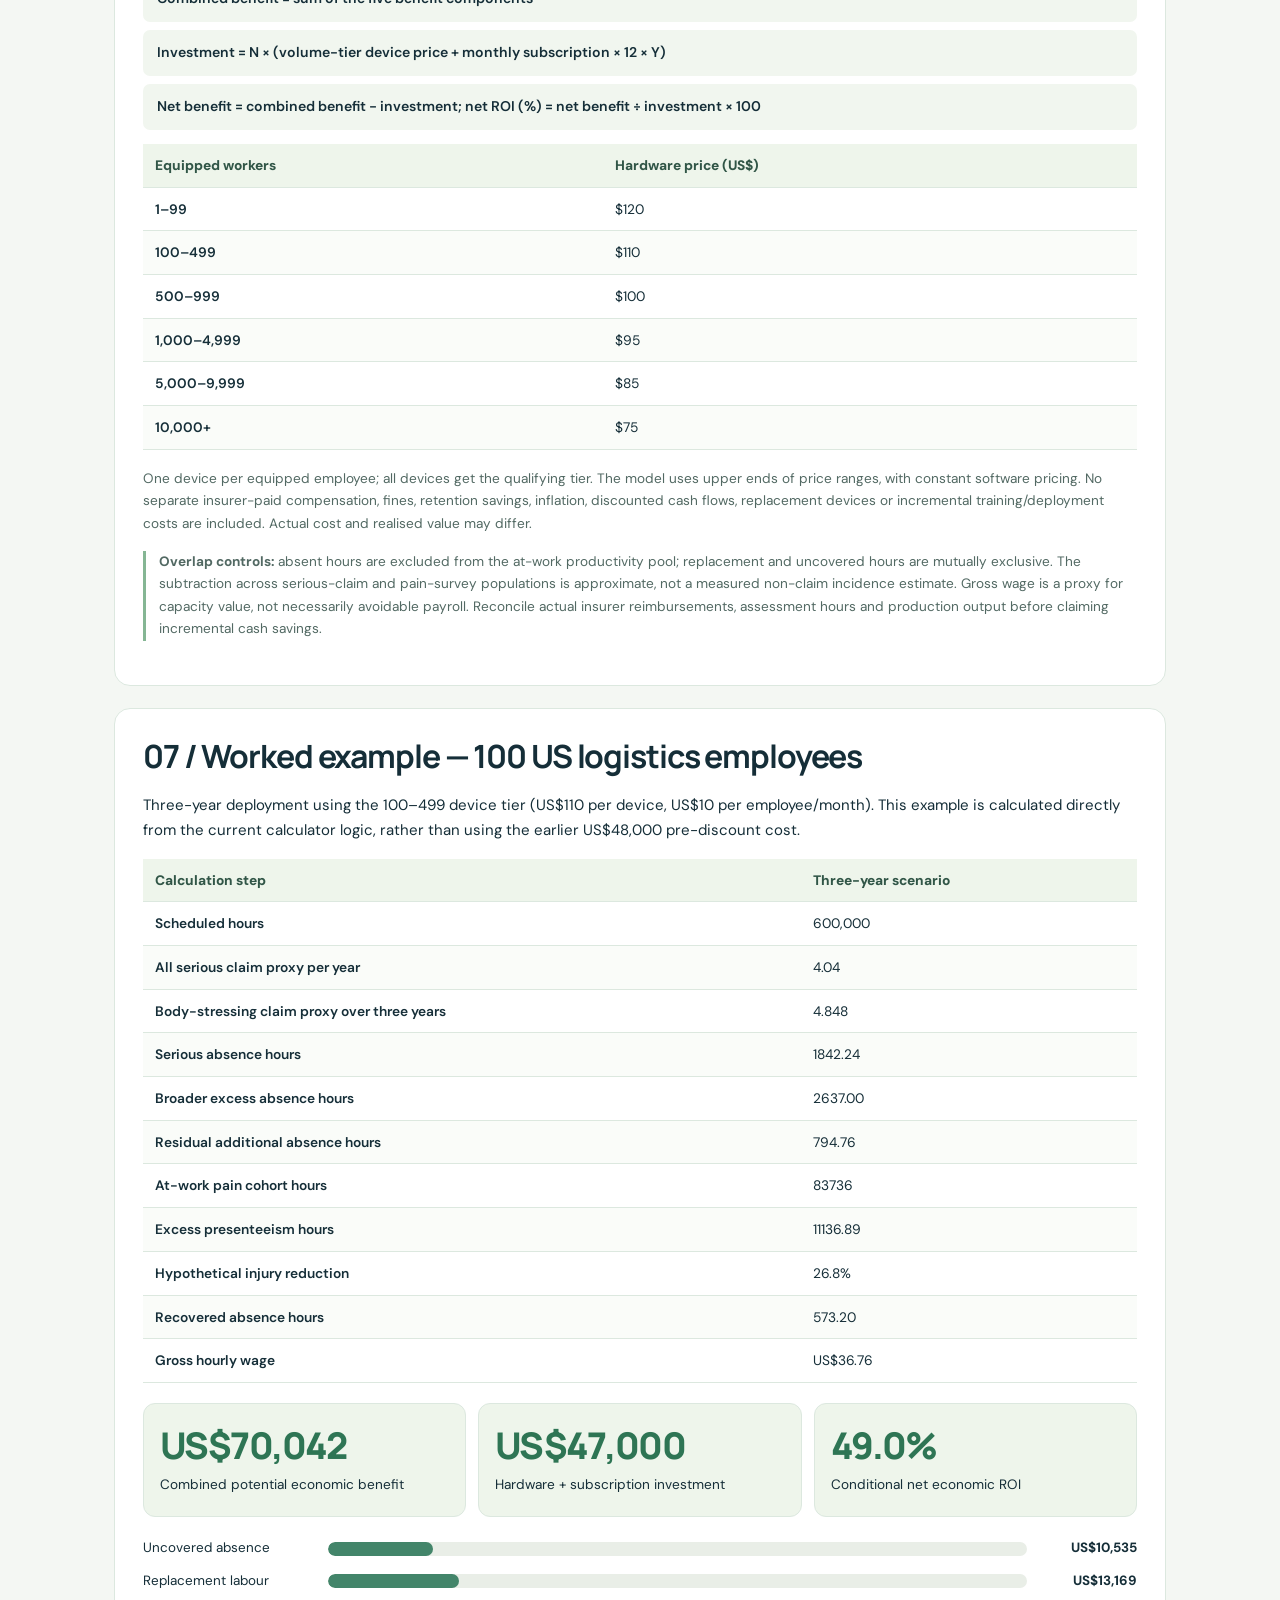
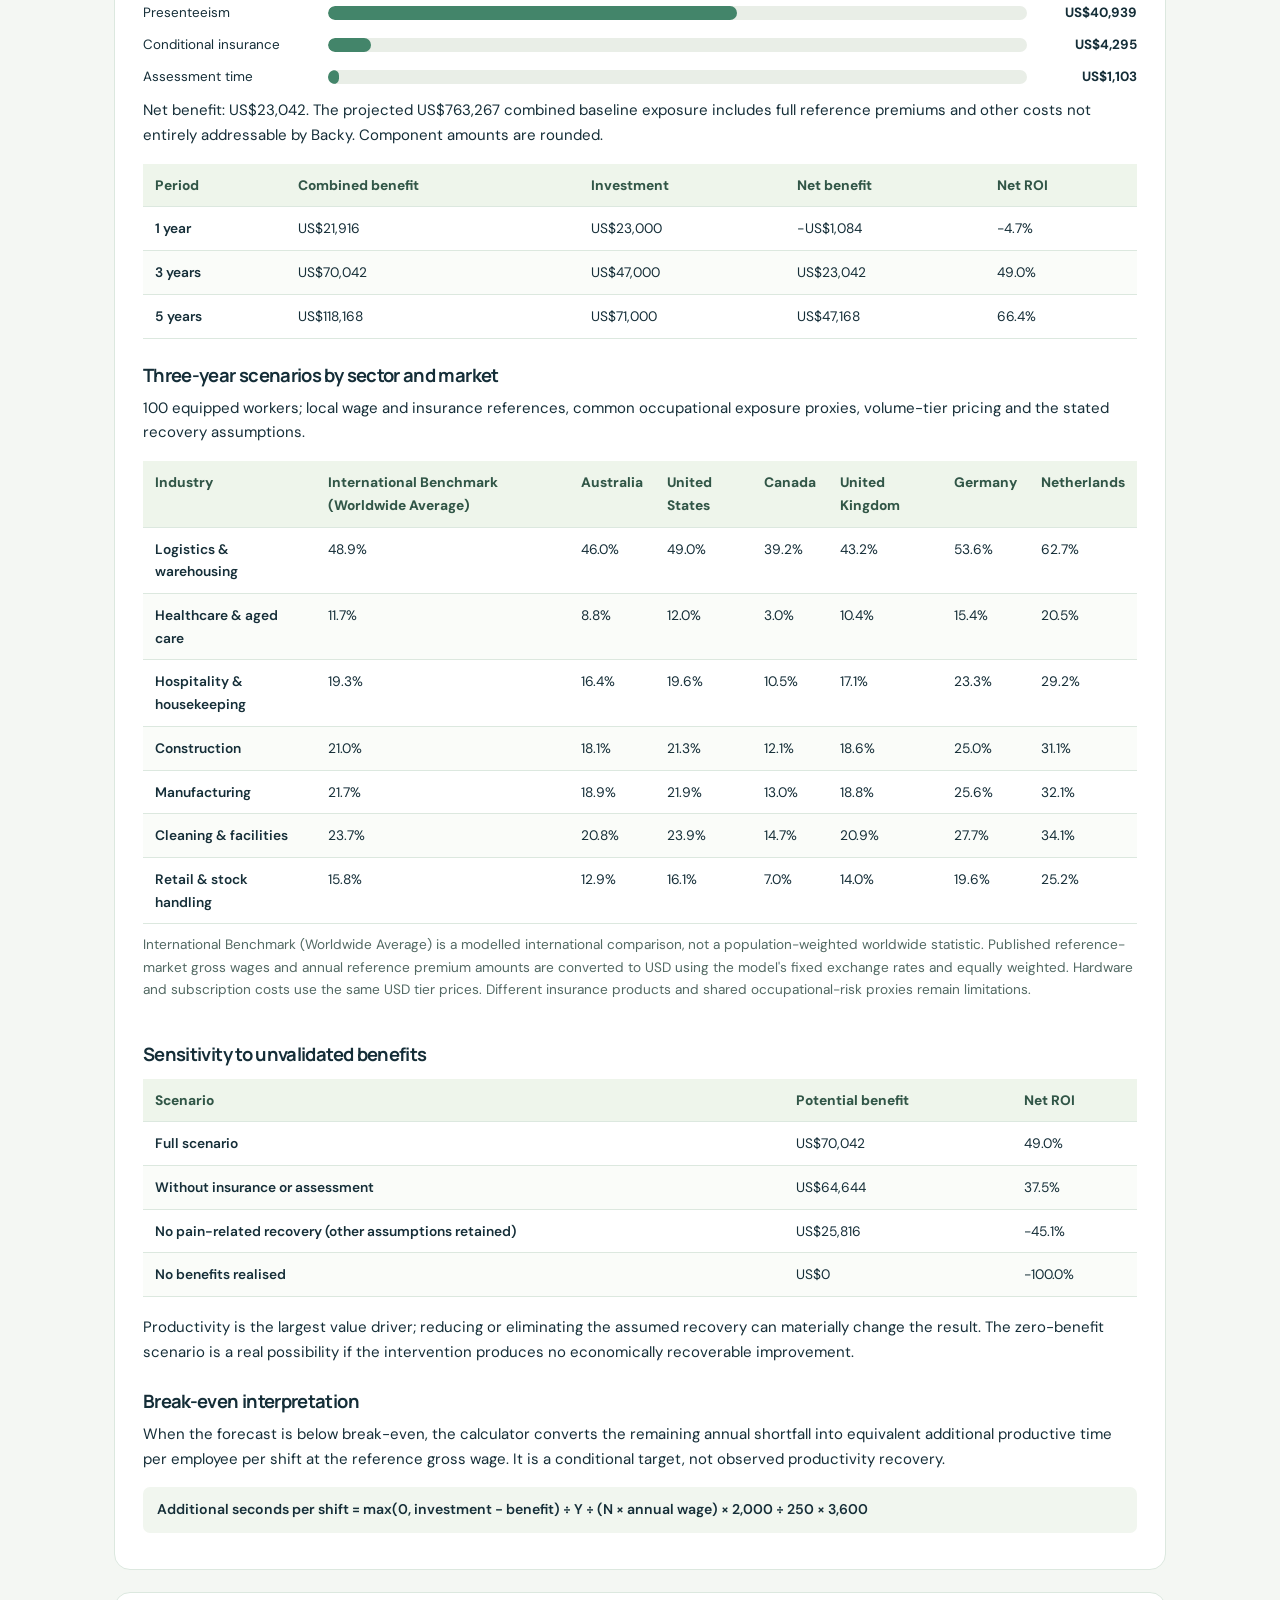
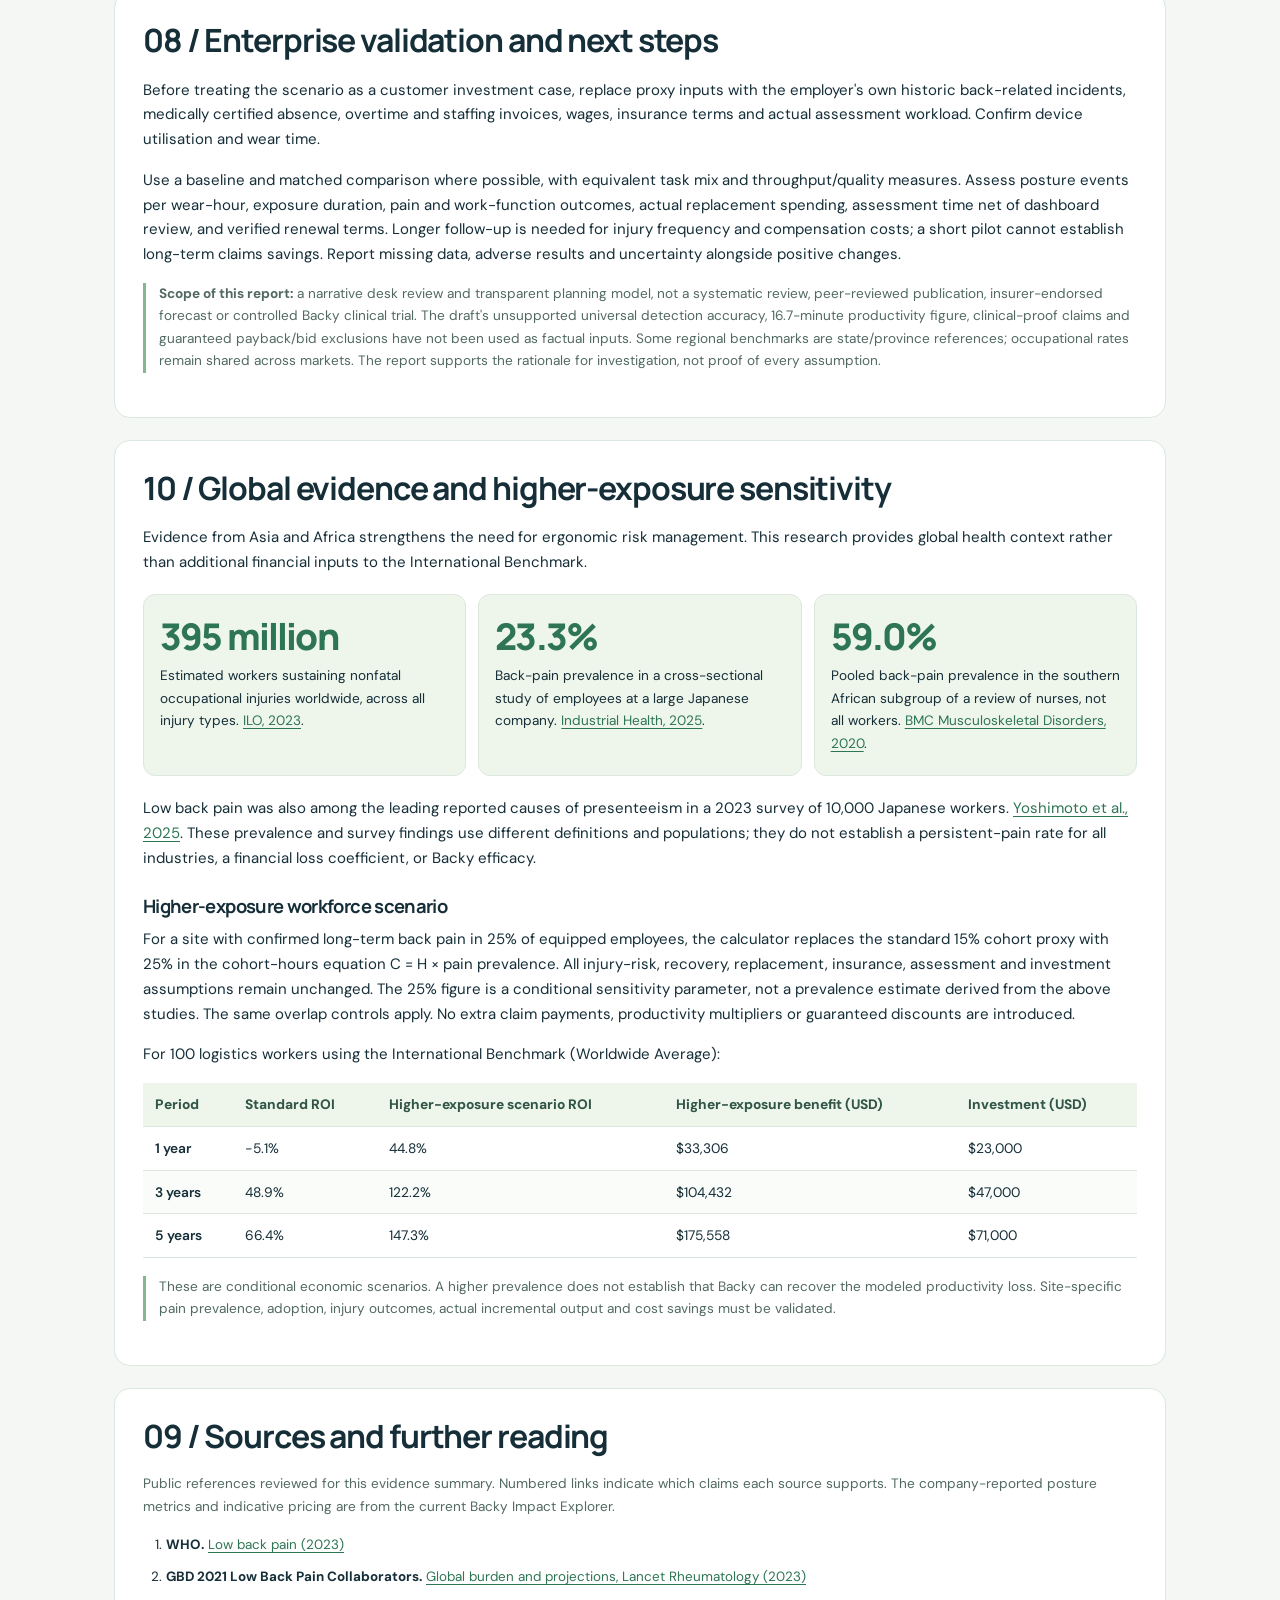
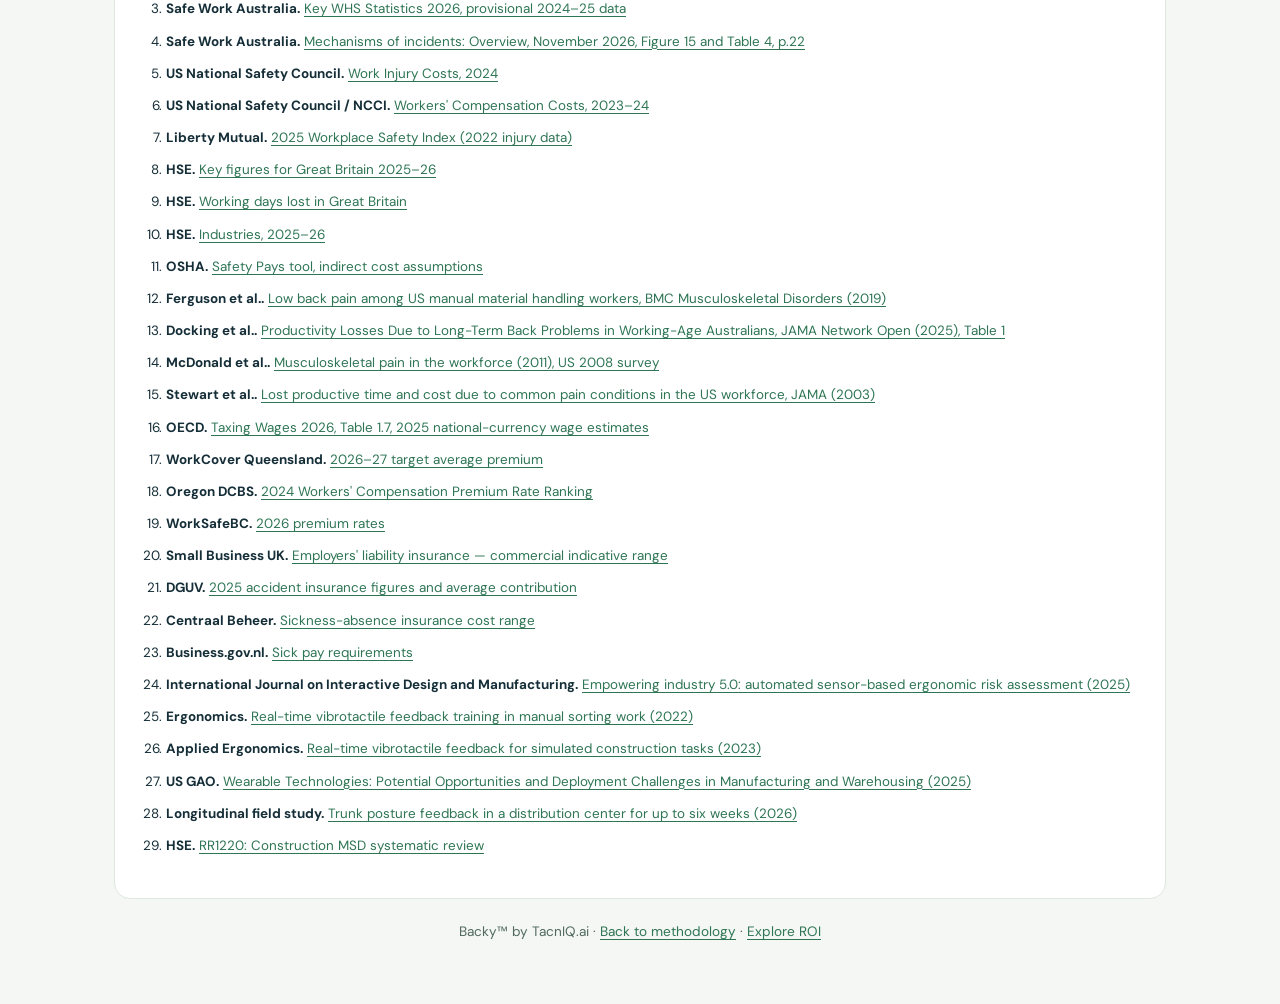
<file: roi-evidence-report.html>
<!doctype html><html lang="en"><head><meta charset="utf-8"><meta name="viewport" content="width=device-width,initial-scale=1"><title>Backy™ | Evidence & Economic Impact Report</title><meta name="description" content="A research-informed review and reproducible explanation of the Backy economic ROI scenario model."><link href="https://fonts.googleapis.com/css2?family=DM+Sans:wght@400;500;600;700&family=Manrope:wght@500;600;700;800&display=swap" rel="stylesheet"><style>
:root{--ink:#152e38;--muted:#526963;--green:#2e7554;--lime:#ceefa0;--line:#dce8df;--bg:#f4f7f3}*{box-sizing:border-box}html{scroll-behavior:smooth}body{margin:0;color:var(--ink);background:var(--bg);font:15px/1.65 'DM Sans',system-ui,sans-serif}h1,h2,h3{font-family:Manrope,system-ui,sans-serif;line-height:1.2;letter-spacing:-.035em}h1{font-size:clamp(2.5rem,5vw,4.4rem);margin:14px 0 20px;max-width:930px}h2{font-size:clamp(1.5rem,2.8vw,2rem);margin:0 0 18px}h3{font-size:1.15rem;margin:25px 0 8px}p{margin:10px 0 16px}a{color:var(--green);text-underline-offset:3px}header{background:#10232f;color:#fff}nav{max-width:1120px;margin:auto;display:flex;align-items:center;justify-content:space-between;padding:16px 24px;gap:16px;flex-wrap:wrap}nav img{width:100px;max-height:36px;object-fit:contain}nav a{color:#dfeee0;font-size:.85rem;text-decoration:none}nav .links{display:flex;gap:20px;flex-wrap:wrap}.hero{background:radial-gradient(ellipse at 85% 30%,#2b5b4e,transparent 50%),linear-gradient(130deg,#10232f,#173948);color:#fff;padding:54px 24px 56px}.hero>div,main{max-width:1100px;margin:auto}.eyebrow{font-size:.75rem;font-weight:800;letter-spacing:.14em;text-transform:uppercase;color:#bdeaa1}.hero p{max-width:850px;color:#deebe2;font-size:1.12rem}.meta{font-size:.8rem!important;color:#b6d1c2!important}main{padding:24px 24px 60px}section{background:white;border:1px solid var(--line);border-radius:16px;padding:28px;margin:22px 0;scroll-margin-top:16px}.intro{background:transparent;border:0;padding:5px 0}.intro a{display:inline-block;margin:3px 14px 5px 0;font-size:.88rem}.stats{display:grid;grid-template-columns:repeat(3,1fr);gap:12px;margin:20px 0}.stat{background:#eef5eb;border:1px solid var(--line);border-radius:12px;padding:16px}.stat strong{display:block;font:800 clamp(1.6rem,3vw,2.3rem) Manrope;color:var(--green);letter-spacing:-.05em}.stat p{margin:4px 0;font-size:.85rem}.ref{font-size:.75em;font-weight:700;text-decoration:none;white-space:nowrap}.table-wrap{overflow-x:auto;margin:14px 0 18px}table{width:100%;border-collapse:collapse;font-size:.86rem}th,td{padding:10px 12px;text-align:left;vertical-align:top;border-bottom:1px solid var(--line)}th{background:#eef5eb;color:#315647;font-weight:800}td:first-child{font-weight:600}tr:nth-child(even) td{background:#fafcf9}.note{font-size:.85rem;color:var(--muted);border-left:3px solid #85b694;padding-left:13px}.eq{background:#f1f6ef;border-radius:7px;padding:11px 14px;margin:8px 0;font:600 .88rem/1.7 'DM Sans',sans-serif;overflow-wrap:anywhere}.barrow{display:grid;grid-template-columns:minmax(100px,175px) 1fr 100px;align-items:center;gap:10px;margin:10px 0;font-size:.84rem}.track{background:#e9eee7;height:14px;border-radius:8px;overflow:hidden}.fill{background:#43856a;height:100%;border-radius:8px}.barrow b{text-align:right}.references{font-size:.84rem;padding-left:23px}.references li{margin-bottom:10px;overflow-wrap:anywhere}.button{background:var(--lime);color:var(--ink);font-weight:800;border:0;border-radius:9px;padding:11px 17px;text-decoration:none;cursor:pointer;display:inline-block;font-family:inherit}.foot{text-align:center;color:var(--muted);font-size:.85rem}.small{font-size:.85rem;color:var(--muted)}@media(max-width:700px){.stats{grid-template-columns:1fr 1fr}section{padding:18px}main{padding:16px}.barrow{grid-template-columns:1fr 1fr}.barrow .track{grid-column:1/-1;grid-row:2}.hero{padding:32px 18px}th,td{min-width:100px}.table-wrap{margin:10px -5px}}@media print{body{background:white;color:#172d37;font-size:10pt}header,.intro,.button,.foot{display:none}.hero{background:white;color:var(--ink);padding:0}.hero p,.hero .meta,.eyebrow{color:var(--muted)!important}h1{font-size:26pt}main{padding:0;max-width:none}section{border:0;padding:0;margin:18pt 0}h2,h3{break-after:avoid}.stats,.eq,tr,.barrow{break-inside:avoid}table{font-size:8.5pt}th,td{padding:5px}.table-wrap{overflow:visible}.references{font-size:9pt}a{text-decoration:none;color:inherit}@page{margin:17mm}}
</style></head><body><header><nav><a href="index.html"><img src="assets/tacniq-logo.png" alt="TacnIQ.ai"></a><div class="links"><a href="roi-industries.html">Impact Explorer</a><a href="roi-methodology.html">Methodology</a></div></nav></header>
<div class="hero"><div><div class="eyebrow">Backy™ Research & economic impact · Evidence review</div><h1>The economic case for safer movement at work.</h1><p>A detailed evidence review and reproducible explanation of the Backy Impact Explorer, covering seven industries, regional markets, the International Benchmark and the combined cost of ergonomic risk.</p><p class="meta">TacnIQ.ai · November 2026 · Desk-based research and scenario analysis, not an independent clinical trial or audited ROI study</p><button class="button" onclick="window.print()">Print / save as PDF</button></div></div>
<main><div class="intro"><a href="#summary">Executive summary</a><a href="#sectors">Industry exposure</a><a href="#pillars">Cost drivers</a><a href="#insurance">Insurance and wages</a><a href="#wearables">Wearable evidence</a><a href="#model">Model and assumptions</a><a href="#example">Worked example</a><a href="#validation">Validation</a><a href="#references">References</a></div>
<section id="summary"><h2>01 / Executive summary</h2><p>Back pain can affect a business even without a compensable injury: employees may miss shifts, require cover or work below capacity. Backy uses real-time posture detection and haptic feedback to coach safer movement. The business case is the potential reduction in these losses, measured against equipment and software spend.</p><div class="stats"><div class="stat"><strong>619 million</strong><p>People worldwide with low back pain in 2020, all causes. <a class="ref" href="#ref-1" aria-label="Reference 1">[1]</a> <a class="ref" href="#ref-2" aria-label="Reference 2">[2]</a></p></div><div class="stat"><strong>US$13.7bn</strong><p>US disabling-injury costs from overexertion involving outside sources, 2025 index based on 2022 data. <a class="ref" href="#ref-7" aria-label="Reference 7">[7]</a></p></div><div class="stat"><strong>7.5 million</strong><p>Working days lost to work-related MSDs in Great Britain, 2025/26. <a class="ref" href="#ref-9" aria-label="Reference 9">[9]</a></p></div></div><p>Low back pain is the leading global cause of disability; the GBD study attributes 38.8% of low-back-pain disability to occupational ergonomics, smoking and high BMI combined. The global 619 million estimate is not a count of occupational cases. <a class="ref" href="#ref-1" aria-label="Reference 1">[1]</a> <a class="ref" href="#ref-2" aria-label="Reference 2">[2]</a> The financial model below focuses on high-exposure roles, rather than attributing this whole disease burden to Backy.</p><p class="note"><strong>Evidence hierarchy:</strong> government and insurer data establish exposure and cost benchmarks; peer-reviewed research establishes potential mechanisms and productivity burden; company-reported pilots measure posture changes; scenario assumptions translate these into possible economic outcomes. The last step is not yet independently validated for Backy.</p></section>
<section id="sectors"><h2>02 / Where the exposure is greatest</h2><p>Industry selection is intended to represent equipped frontline workers, not a company's entire workforce. Great Britain's latest industry statistics identify accommodation and food service, construction, transport/storage and wholesale/retail among sectors with above-average nonfatal injury rates. <a class="ref" href="#ref-10" aria-label="Reference 10">[10]</a> HSE's construction review identifies cumulative physical stress, manual handling and awkward positions as relevant risks. <a class="ref" href="#ref-29" aria-label="Reference 29">[29]</a></p><div class="table-wrap"><table><thead><tr><th>Industry</th><th>Representative occupation</th><th>Claims / million hours</th><th>Body-stressing share</th><th>Typical tasks</th><th>Backy posture input</th></tr></thead><tbody><tr><td>Logistics &amp; warehousing</td><td>Warehouse pickers, packers and other manual labourers</td><td>20.2</td><td>40%</td><td>Repeated lifting, carrying and sorting</td><td>67.0% · reported event reduction</td></tr><tr><td>Healthcare &amp; aged care</td><td>Nursing support and personal care workers</td><td>31.9</td><td>36%</td><td>Patient transfers, repositioning and sustained bending</td><td>21.4% · reported exposure-time reduction</td></tr><tr><td>Hospitality &amp; housekeeping</td><td>Housekeepers and other cleaning labourers</td><td>20.2</td><td>40%</td><td>Bed-making, laundry and trolley handling</td><td>29.5% · reported exposure-time reduction</td></tr><tr><td>Construction</td><td>Carpenters and joiners (construction trades proxy)</td><td>14.9</td><td>36%</td><td>Material handling and sustained trunk flexion</td><td>35.0% · illustrative target</td></tr><tr><td>Manufacturing</td><td>Machinery operators and production workers</td><td>12.6</td><td>42%</td><td>Repetitive assembly and material transfer</td><td>35.0% · illustrative target</td></tr><tr><td>Cleaning &amp; facilities</td><td>Cleaning labourers and facilities crews</td><td>20.2</td><td>40%</td><td>Mopping, vacuuming and moving supplies</td><td>35.0% · illustrative target</td></tr><tr><td>Retail &amp; stock handling</td><td>Storepersons and inventory handlers</td><td>14.0</td><td>40%</td><td>Stock replenishment and floor-to-shelf lifting</td><td>25.0% · illustrative target</td></tr></tbody></table></div><p class="small">Occupational frequencies: Safe Work Australia 2024–25 provisional broad-group rates (labourers and machinery operators/drivers) and 2019–20 to 2023–24 detailed occupation rates (personal care, carpenters and storepersons). Body-stressing shares use broad-group proxies from 2023–24, excluding NSW in that chart. <a class="ref" href="#ref-3" aria-label="Reference 3">[3]</a> <a class="ref" href="#ref-4" aria-label="Reference 4">[4]</a> The same reference occupational rates apply across markets; the seven rows are role mappings, not seven measured industry-specific incidence rates. Serious claims are all causes; body stressing is not exclusively spinal injury. In the mechanisms report, 36% of body-stressing serious claims involved the back. <a class="ref" href="#ref-4" aria-label="Reference 4">[4]</a> Posture inputs are company-reported pilot figures or illustrative targets, not measured claim reductions.</p></section>
<section id="pillars"><h2>03 / The cost-of-risk pillars</h2><h3>A. Injury exposure and claim severity</h3><p>Australia recorded approximately 147,200 serious claims in 2024–25 provisional data, including 51,800 body-stressing claims (35.2%). The median body-stressing claim involved 9.5 weeks away and A$21,200 in compensation. <a class="ref" href="#ref-3" aria-label="Reference 3">[3]</a> The claim frequency and median time lost inform the model; the compensation amount is context only. A median is not a mean expected cost.</p><p>US National Safety Council estimated US$181.4 billion of total work-injury economic costs in 2024, including US$15.5 billion of uninsured employer costs. Its NCCI-based claim-cost statistics report US$50,076 per claim on average for 2023–24 accidents. <a class="ref" href="#ref-5" aria-label="Reference 5">[5]</a> <a class="ref" href="#ref-6" aria-label="Reference 6">[6]</a> These are all-injury figures, not lumbar-only claim costs; neither is added to projected savings. HSE reports 477,000 workers with work-related MSDs and 39.6 million days lost to all work-related ill health and nonfatal injury in 2025/26. <a class="ref" href="#ref-8" aria-label="Reference 8">[8]</a> <a class="ref" href="#ref-9" aria-label="Reference 9">[9]</a></p><h3>B. Absenteeism and replacement staffing</h3><p>In a 2019 study of nearly 2,000 US manual material handlers, 25% reported back pain lasting at least seven days in the prior year, 14% sought care and 10% reported lost time. These are overlapping outcomes, not additive. <a class="ref" href="#ref-12" aria-label="Reference 12">[12]</a> The calculator estimates serious absence first, then subtracts it from a broader excess-absence proxy before adding any positive residual. It allocates each recovered hour to either uncovered production capacity or covered replacement labour, not both.</p><p>OSHA's Safety Pays tool uses indirect/direct cost factors ranging from 4.5 for claims below US$3,000 to 1.1 for claims of US$10,000 or more, based on limited historical construction evidence. <a class="ref" href="#ref-11" aria-label="Reference 11">[11]</a> This demonstrates why indirect costs matter; the multipliers are not applied on top of the calculator's itemised components.</p><h3>C. Presenteeism and productive time</h3><p>Presenteeism describes impaired performance while present at work. A 2025 population model draws on a 2008 US survey and uses these rates: <a class="ref" href="#ref-13" aria-label="Reference 13">[13]</a> <a class="ref" href="#ref-14" aria-label="Reference 14">[14]</a></p><div class="table-wrap"><table><thead><tr><th>Measure</th><th>With back problems</th><th>Without back problems</th><th>Excess</th></tr></thead><tbody><tr><td>Absenteeism</td><td>6.96%</td><td>4.03%</td><td>2.93 percentage points</td></tr><tr><td>Presenteeism</td><td>27.6%</td><td>14.3%</td><td>13.3 percentage points</td></tr></tbody></table></div><p>Earlier US survey research also found that most time lost to common pain conditions came from reduced performance at work rather than absence. <a class="ref" href="#ref-15" aria-label="Reference 15">[15]</a> These findings motivate the model's separate at-work time pool. They do not establish the proportion of losses recoverable through Backy. The population study's A$638.3bn projected decade-long GDP loss includes workforce participation impacts and is not a direct employer expense. <a class="ref" href="#ref-13" aria-label="Reference 13">[13]</a></p><h3>D. Insurance</h3><p>Premiums and retained claim costs depend on local arrangements. The model uses regional premium references and a hypothetical fraction of targeted risk improvement reflected in renewal prices from year two onward. It excludes insurer-paid claims and does not promise a discount. See the next section for market inputs.</p><h3>E. Assessment efficiency</h3><p>A 2025 sensor-based ergonomic assessment workflow using inertial sensors and muscle measurements reported a reduction in analysis time approaching half. <a class="ref" href="#ref-24" aria-label="Reference 24">[24]</a> That result is not a Backy assessment study. The calculator assumes a modest analyst workload and a hypothetical reduction in review time; it does not imply that Backy replaces statutory assessments or guarantees external fee savings.</p></section>
<section id="insurance"><h2>04 / Regional wage and insurance references</h2><p>Wages are 2025 national-average gross wage estimates from OECD Taxing Wages 2026. <a class="ref" href="#ref-16" aria-label="Reference 16">[16]</a> Gross wages are used as an hourly value proxy, rather than adding employer contributions or premiums twice. Premium rates are references for different kinds of coverage, not equivalent insurance products or local industry quotes.</p><div class="table-wrap"><table><thead><tr><th>Market</th><th>Annual gross wage</th><th>Premium input</th><th>Basis / limitation</th><th>Fixed FX (local / USD)</th></tr></thead><tbody><tr><td>Australia</td><td>A$108,674</td><td>1.343% of payroll</td><td>State target average, not national premium <a class="ref" href="#ref-17" aria-label="Reference 17">[17]</a></td><td>1.53</td></tr><tr><td>United States</td><td>US$73,520</td><td>1.09% of payroll</td><td>Index for comparable industry classes, not an actual premium quote <a class="ref" href="#ref-18" aria-label="Reference 18">[18]</a></td><td>1.00</td></tr><tr><td>Canada</td><td>C$92,401</td><td>1.55% of payroll</td><td>Provincial average; assessable payroll approximated with gross pay <a class="ref" href="#ref-19" aria-label="Reference 19">[19]</a></td><td>1.38</td></tr><tr><td>United Kingdom</td><td>£55,983</td><td>£200/worker/year</td><td>£200 is a planning choice within £61–£600 commercial range; not national average <a class="ref" href="#ref-20" aria-label="Reference 20">[20]</a></td><td>0.76</td></tr><tr><td>Germany</td><td>€66,700</td><td>1.08% of payroll</td><td>Industrial accident-insurance average, not firm-specific <a class="ref" href="#ref-21" aria-label="Reference 21">[21]</a></td><td>0.88</td></tr><tr><td>Netherlands</td><td>€69,028</td><td>1.5% of payroll</td><td>Optional sickness-absence insurance; lower end of 1.5–5.5% range <a class="ref" href="#ref-22" aria-label="Reference 22">[22]</a></td><td>0.88</td></tr></tbody></table></div><p>In the Netherlands, employers generally must continue at least 70% of wages for up to two years during sickness; optional sickness-absence insurance is therefore relevant, but is not US-style workers' compensation. <a class="ref" href="#ref-23" aria-label="Reference 23">[23]</a> Actual renewal pricing depends on the policy, claims history and risk rating. US experience modification and bid eligibility can matter to particular contractors; there is no universal single-claim or 1.0-modifier threshold that applies to all contracts.</p></section>
<section id="wearables"><h2>05 / What wearable evidence does and does not establish</h2><p>Real-time feedback has a plausible role in reducing risky trunk movements during tasks. Research on 15 warehouse workers examined vibrotactile posture-correction training in manual sorting, and a 2023 simulated construction study reported improved trunk-flexion measures during selected tasks. <a class="ref" href="#ref-25" aria-label="Reference 25">[25]</a> <a class="ref" href="#ref-26" aria-label="Reference 26">[26]</a> However, a 2026 distribution-centre field study reported no initial improvement during early feedback days. <a class="ref" href="#ref-28" aria-label="Reference 28">[28]</a> These findings reinforce the importance of task fit, uptake and longitudinal measurement.</p><p>Backy's company-reported pilot metrics are 67% fewer high-risk posture events in logistics, 29.5% less time in risky postures in hospitality and 21.4% less time in risky postures in healthcare. The other four sectors use illustrative pilot targets. Event counts and exposure duration measure different behaviours; neither directly measures injury frequency, claims severity, productivity or cash savings. These figures are reproduced from the current Backy calculator, not independently audited in this review.</p><p>The GAO's 2025 assessment found limited public evidence that occupational wearables reduce worker injuries, including limitations from short deployment studies. <a class="ref" href="#ref-27" aria-label="Reference 27">[27]</a> Accordingly, this evidence review does not claim clinical proof of Backy injury prevention, guaranteed full-shift detection, or validated financial efficacy.</p></section>
<section id="model"><h2>06 / Reproducible calculation and assumptions</h2><p>The following parameters reproduce the live calculator as reviewed on 27 November 2026. A published reference is not the same as a validated intervention parameter.</p><div class="table-wrap"><table><thead><tr><th>Parameter</th><th>Value</th><th>Evidence status</th></tr></thead><tbody><tr><td>Scheduled work</td><td>2,000 hours / 250 shifts per year; 8-hour shift</td><td>Planning convention</td></tr><tr><td>Median body-stressing absence</td><td>9.5 weeks; 5 workdays per week</td><td>Published Australian median <a class="ref" href="#ref-3" aria-label="Reference 3">[3]</a>; typical-duration proxy</td></tr><tr><td>Persistent back-pain cohort</td><td>15%</td><td>Planning proxy; not the annual seven-day pain prevalence</td></tr><tr><td>Excess absence and presenteeism rates</td><td>2.93 and 13.3 percentage points</td><td>Published model inputs <a class="ref" href="#ref-13" aria-label="Reference 13">[13]</a> <a class="ref" href="#ref-14" aria-label="Reference 14">[14]</a>; transfer across sectors is assumed</td></tr><tr><td>Posture-to-injury conversion</td><td>40% of reported or target posture improvement</td><td>Unvalidated planning assumption</td></tr><tr><td>Recovery of excess pain-related losses</td><td>10%</td><td>Unvalidated planning assumption</td></tr><tr><td>Covered absence / replacement cost</td><td>50% of absence; 1.25× gross hourly wage</td><td>Planning assumption</td></tr><tr><td>Premium improvement passed through</td><td>25% of modeled targeted risk reduction; from year 2</td><td>Conditional planning assumption</td></tr><tr><td>Assessment workload / time recovery</td><td>4 hours per 10 workers/year; 25% saved</td><td>Planning assumption, not measured Backy workflow</td></tr><tr><td>Hardware and software</td><td>US$120 / 110 / 100 / 95 / 85 / 75 per device by volume; US$10/month per worker equivalent</td><td>Current indicative commercial inputs; upper end of quoted tier ranges; fixed currency conversions</td></tr></tbody></table></div>
<h3>Step 1 — estimate time and loss exposure</h3><p>Let N be equipped workers, Y years, H scheduled hours, F occupational serious claims per million hours, S body-stressing share, L gross hourly wage, and P the posture improvement fraction.</p><div class="eq">H = N × 2,000 × Y; L = local annual gross wage ÷ 2,000</div><div class="eq">Serious absence A = min(H, H × F ÷ 1,000,000 × S × 9.5 × 5 × 8)</div><div class="eq">Pain cohort C = H × 15%; excess absence B = C × (6.96% − 4.03%)</div><div class="eq">Residual absence R = max(0, B − A); at-work cohort W = max(0, C − max(C × 6.96%, A + R))</div><div class="eq">Excess at-work productivity hours E = W × (27.6% − 14.3%)</div>
<h3>Step 2 — estimate recoverable value</h3><div class="eq">Hypothetical injury reduction Q = P × 40%; recovered absence T = A × Q + R × 10%</div><div class="eq">Uncovered absence benefit = T × 50% × L</div><div class="eq">Replacement benefit = T × 50% × L × 1.25</div><div class="eq">Presenteeism benefit = E × L × 10%</div><div class="eq">Insurance benefit = annual reference premium × max(0, Y − 1) × S × Q × 25%</div><div class="eq">Assessment benefit = N ÷ 10 × 4 × Y × L × 25%</div>
<h3>Step 3 — compare with programme spend</h3><div class="eq">Combined benefit = sum of the five benefit components</div><div class="eq">Investment = N × (volume-tier device price + monthly subscription × 12 × Y)</div><div class="eq">Net benefit = combined benefit − investment; net ROI (%) = net benefit ÷ investment × 100</div><div class="table-wrap"><table><thead><tr><th>Equipped workers</th><th>Hardware price (US$)</th></tr></thead><tbody><tr><td>1–99</td><td>$120</td></tr><tr><td>100–499</td><td>$110</td></tr><tr><td>500–999</td><td>$100</td></tr><tr><td>1,000–4,999</td><td>$95</td></tr><tr><td>5,000–9,999</td><td>$85</td></tr><tr><td>10,000+</td><td>$75</td></tr></tbody></table></div><p class="small">One device per equipped employee; all devices get the qualifying tier. The model uses upper ends of price ranges, with constant software pricing. No separate insurer-paid compensation, fines, retention savings, inflation, discounted cash flows, replacement devices or incremental training/deployment costs are included. Actual cost and realised value may differ.</p><p class="note"><strong>Overlap controls:</strong> absent hours are excluded from the at-work productivity pool; replacement and uncovered hours are mutually exclusive. The subtraction across serious-claim and pain-survey populations is approximate, not a measured non-claim incidence estimate. Gross wage is a proxy for capacity value, not necessarily avoidable payroll. Reconcile actual insurer reimbursements, assessment hours and production output before claiming incremental cash savings.</p></section>
<section id="example"><h2>07 / Worked example — 100 US logistics employees</h2><p>Three-year deployment using the 100–499 device tier (US$110 per device, US$10 per employee/month). This example is calculated directly from the current calculator logic, rather than using the earlier US$48,000 pre-discount cost.</p><div class="table-wrap"><table><thead><tr><th>Calculation step</th><th>Three-year scenario</th></tr></thead><tbody><tr><td>Scheduled hours</td><td>600,000</td></tr><tr><td>All serious claim proxy per year</td><td>4.04</td></tr><tr><td>Body-stressing claim proxy over three years</td><td>4.848</td></tr><tr><td>Serious absence hours</td><td>1842.24</td></tr><tr><td>Broader excess absence hours</td><td>2637.00</td></tr><tr><td>Residual additional absence hours</td><td>794.76</td></tr><tr><td>At-work pain cohort hours</td><td>83736</td></tr><tr><td>Excess presenteeism hours</td><td>11136.89</td></tr><tr><td>Hypothetical injury reduction</td><td>26.8%</td></tr><tr><td>Recovered absence hours</td><td>573.20</td></tr><tr><td>Gross hourly wage</td><td>US$36.76</td></tr></tbody></table></div><div class="stats"><div class="stat"><strong>US$70,042</strong><p>Combined potential economic benefit</p></div><div class="stat"><strong>US$47,000</strong><p>Hardware + subscription investment</p></div><div class="stat"><strong>49.0%</strong><p>Conditional net economic ROI</p></div></div><div class="barrow"><span>Uncovered absence</span><div class="track"><div class="fill" style="width:15.041501427330084%"></div></div><b>US$10,535</b></div><div class="barrow"><span>Replacement labour</span><div class="track"><div class="fill" style="width:18.801876784162605%"></div></div><b>US$13,169</b></div><div class="barrow"><span>Presenteeism</span><div class="track"><div class="fill" style="width:58.44961347554197%"></div></div><b>US$40,939</b></div><div class="barrow"><span>Conditional insurance</span><div class="track"><div class="fill" style="width:6.132521432728898%"></div></div><b>US$4,295</b></div><div class="barrow"><span>Assessment time</span><div class="track"><div class="fill" style="width:1.5744868802364347%"></div></div><b>US$1,103</b></div><p>Net benefit: US$23,042. The projected US$763,267 combined baseline exposure includes full reference premiums and other costs not entirely addressable by Backy. Component amounts are rounded.</p><div class="table-wrap"><table><thead><tr><th>Period</th><th>Combined benefit</th><th>Investment</th><th>Net benefit</th><th>Net ROI</th></tr></thead><tbody><tr><td>1 year</td><td>US$21,916</td><td>US$23,000</td><td>−US$1,084</td><td>-4.7%</td></tr><tr><td>3 years</td><td>US$70,042</td><td>US$47,000</td><td>US$23,042</td><td>49.0%</td></tr><tr><td>5 years</td><td>US$118,168</td><td>US$71,000</td><td>US$47,168</td><td>66.4%</td></tr></tbody></table></div><h3>Three-year scenarios by sector and market</h3><p>100 equipped workers; local wage and insurance references, common occupational exposure proxies, volume-tier pricing and the stated recovery assumptions.</p><div class="table-wrap"><table><thead><tr><th>Industry</th><th>International Benchmark (Worldwide Average)</th><th>Australia</th><th>United States</th><th>Canada</th><th>United Kingdom</th><th>Germany</th><th>Netherlands</th></tr></thead><tbody><tr><td>Logistics &amp; warehousing</td><td>48.9%</td><td>46.0%</td><td>49.0%</td><td>39.2%</td><td>43.2%</td><td>53.6%</td><td>62.7%</td></tr><tr><td>Healthcare &amp; aged care</td><td>11.7%</td><td>8.8%</td><td>12.0%</td><td>3.0%</td><td>10.4%</td><td>15.4%</td><td>20.5%</td></tr><tr><td>Hospitality &amp; housekeeping</td><td>19.3%</td><td>16.4%</td><td>19.6%</td><td>10.5%</td><td>17.1%</td><td>23.3%</td><td>29.2%</td></tr><tr><td>Construction</td><td>21.0%</td><td>18.1%</td><td>21.3%</td><td>12.1%</td><td>18.6%</td><td>25.0%</td><td>31.1%</td></tr><tr><td>Manufacturing</td><td>21.7%</td><td>18.9%</td><td>21.9%</td><td>13.0%</td><td>18.8%</td><td>25.6%</td><td>32.1%</td></tr><tr><td>Cleaning &amp; facilities</td><td>23.7%</td><td>20.8%</td><td>23.9%</td><td>14.7%</td><td>20.9%</td><td>27.7%</td><td>34.1%</td></tr><tr><td>Retail &amp; stock handling</td><td>15.8%</td><td>12.9%</td><td>16.1%</td><td>7.0%</td><td>14.0%</td><td>19.6%</td><td>25.2%</td></tr></tbody></table><p class="small">International Benchmark (Worldwide Average) is a modelled international comparison, not a population-weighted worldwide statistic. Published reference-market gross wages and annual reference premium amounts are converted to USD using the model's fixed exchange rates and equally weighted. Hardware and subscription costs use the same USD tier prices. Different insurance products and shared occupational-risk proxies remain limitations.</p></div><h3>Sensitivity to unvalidated benefits</h3><div class="table-wrap"><table><thead><tr><th>Scenario</th><th>Potential benefit</th><th>Net ROI</th></tr></thead><tbody><tr><td>Full scenario</td><td>US$70,042</td><td>49.0%</td></tr><tr><td>Without insurance or assessment</td><td>US$64,644</td><td>37.5%</td></tr><tr><td>No pain-related recovery (other assumptions retained)</td><td>US$25,816</td><td>-45.1%</td></tr><tr><td>No benefits realised</td><td>US$0</td><td>-100.0%</td></tr></tbody></table></div><p>Productivity is the largest value driver; reducing or eliminating the assumed recovery can materially change the result. The zero-benefit scenario is a real possibility if the intervention produces no economically recoverable improvement.</p><h3>Break-even interpretation</h3><p>When the forecast is below break-even, the calculator converts the remaining annual shortfall into equivalent additional productive time per employee per shift at the reference gross wage. It is a conditional target, not observed productivity recovery.</p><div class="eq">Additional seconds per shift = max(0, investment − benefit) ÷ Y ÷ (N × annual wage) × 2,000 ÷ 250 × 3,600</div></section>
<section id="validation"><h2>08 / Enterprise validation and next steps</h2><p>Before treating the scenario as a customer investment case, replace proxy inputs with the employer's own historic back-related incidents, medically certified absence, overtime and staffing invoices, wages, insurance terms and actual assessment workload. Confirm device utilisation and wear time.</p><p>Use a baseline and matched comparison where possible, with equivalent task mix and throughput/quality measures. Assess posture events per wear-hour, exposure duration, pain and work-function outcomes, actual replacement spending, assessment time net of dashboard review, and verified renewal terms. Longer follow-up is needed for injury frequency and compensation costs; a short pilot cannot establish long-term claims savings. Report missing data, adverse results and uncertainty alongside positive changes.</p><p class="note"><strong>Scope of this report:</strong> a narrative desk review and transparent planning model, not a systematic review, peer-reviewed publication, insurer-endorsed forecast or controlled Backy clinical trial. The draft's unsupported universal detection accuracy, 16.7-minute productivity figure, clinical-proof claims and guaranteed payback/bid exclusions have not been used as factual inputs. Some regional benchmarks are state/province references; occupational rates remain shared across markets. The report supports the rationale for investigation, not proof of every assumption.</p></section>
<section id="global-evidence"><h2>10 / Global evidence and higher-exposure sensitivity</h2><p>Evidence from Asia and Africa strengthens the need for ergonomic risk management. This research provides global health context rather than additional financial inputs to the International Benchmark.</p><div class="stats"><div class="stat"><strong>395 million</strong><p>Estimated workers sustaining nonfatal occupational injuries worldwide, across all injury types. <a href="https://www.ilo.org/resource/news/nearly-3-million-people-die-work-related-accidents-and-diseases">ILO, 2023</a>.</p></div><div class="stat"><strong>23.3%</strong><p>Back-pain prevalence in a cross-sectional study of employees at a large Japanese company. <a href="https://www.jstage.jst.go.jp/article/indhealth/63/4/63_2024-0067/_article/-char/en">Industrial Health, 2025</a>.</p></div><div class="stat"><strong>59.0%</strong><p>Pooled back-pain prevalence in the southern African subgroup of a review of nurses, not all workers. <a href="https://link.springer.com/article/10.1186/s12891-020-03341-y">BMC Musculoskeletal Disorders, 2020</a>.</p></div></div><p>Low back pain was also among the leading reported causes of presenteeism in a 2023 survey of 10,000 Japanese workers. <a href="https://pubmed.ncbi.nlm.nih.gov/39843910/">Yoshimoto et al., 2025</a>. These prevalence and survey findings use different definitions and populations; they do not establish a persistent-pain rate for all industries, a financial loss coefficient, or Backy efficacy.</p><h3>Higher-exposure workforce scenario</h3><p>For a site with confirmed long-term back pain in 25% of equipped employees, the calculator replaces the standard 15% cohort proxy with 25% in the cohort-hours equation C = H × pain prevalence. All injury-risk, recovery, replacement, insurance, assessment and investment assumptions remain unchanged. The 25% figure is a conditional sensitivity parameter, not a prevalence estimate derived from the above studies. The same overlap controls apply. No extra claim payments, productivity multipliers or guaranteed discounts are introduced.</p><p>For 100 logistics workers using the International Benchmark (Worldwide Average):</p><div class="table-wrap"><table><thead><tr><th>Period</th><th>Standard ROI</th><th>Higher-exposure scenario ROI</th><th>Higher-exposure benefit (USD)</th><th>Investment (USD)</th></tr></thead><tbody><tr><td>1 year</td><td>−5.1%</td><td>44.8%</td><td>$33,306</td><td>$23,000</td></tr><tr><td>3 years</td><td>48.9%</td><td>122.2%</td><td>$104,432</td><td>$47,000</td></tr><tr><td>5 years</td><td>66.4%</td><td>147.3%</td><td>$175,558</td><td>$71,000</td></tr></tbody></table></div><p class="note">These are conditional economic scenarios. A higher prevalence does not establish that Backy can recover the modeled productivity loss. Site-specific pain prevalence, adoption, injury outcomes, actual incremental output and cost savings must be validated.</p></section><section id="references"><h2>09 / Sources and further reading</h2><p class="small">Public references reviewed for this evidence summary. Numbered links indicate which claims each source supports. The company-reported posture metrics and indicative pricing are from the current Backy Impact Explorer.</p><ol class="references"><li id="ref-1"><strong>WHO.</strong> <a href="https://www.who.int/news-room/fact-sheets/detail/low-back-pain" target="_blank" rel="noopener noreferrer">Low back pain (2023)</a></li><li id="ref-2"><strong>GBD 2021 Low Back Pain Collaborators.</strong> <a href="https://pubmed.ncbi.nlm.nih.gov/37273833/" target="_blank" rel="noopener noreferrer">Global burden and projections, Lancet Rheumatology (2023)</a></li><li id="ref-3"><strong>Safe Work Australia.</strong> <a href="https://data.safeworkaustralia.gov.au/reports/key-whs-statistics-australia/latest-release" target="_blank" rel="noopener noreferrer">Key WHS Statistics 2026, provisional 2024–25 data</a></li><li id="ref-4"><strong>Safe Work Australia.</strong> <a href="https://data.safeworkaustralia.gov.au/sites/default/files/2026-11/mechanism_analysis_overview_report_nov26.pdf" target="_blank" rel="noopener noreferrer">Mechanisms of incidents: Overview, November 2026, Figure 15 and Table 4, p.22</a></li><li id="ref-5"><strong>US National Safety Council.</strong> <a href="https://injuryfacts.nsc.org/work/costs/" target="_blank" rel="noopener noreferrer">Work Injury Costs, 2024</a></li><li id="ref-6"><strong>US National Safety Council / NCCI.</strong> <a href="https://injuryfacts.nsc.org/work/costs/workers-compensation-costs/" target="_blank" rel="noopener noreferrer">Workers' Compensation Costs, 2023–24</a></li><li id="ref-7"><strong>Liberty Mutual.</strong> <a href="https://www.libertymutualgroup.com/about-lm/news/articles/us-companies-spend-50.87b-year-top-ten-causes-serious-workplace-injuries-according-2025-liberty-mutual-workplace-safety-index" target="_blank" rel="noopener noreferrer">2025 Workplace Safety Index (2022 injury data)</a></li><li id="ref-8"><strong>HSE.</strong> <a href="https://www.hse.gov.uk/statistics/overview.htm" target="_blank" rel="noopener noreferrer">Key figures for Great Britain 2025–26</a></li><li id="ref-9"><strong>HSE.</strong> <a href="https://www.hse.gov.uk/statistics/dayslost.htm" target="_blank" rel="noopener noreferrer">Working days lost in Great Britain</a></li><li id="ref-10"><strong>HSE.</strong> <a href="https://www.hse.gov.uk/Statistics/industry/index.htm" target="_blank" rel="noopener noreferrer">Industries, 2025–26</a></li><li id="ref-11"><strong>OSHA.</strong> <a href="https://www.osha.gov/safetypays/tool/inputs" target="_blank" rel="noopener noreferrer">Safety Pays tool, indirect cost assumptions</a></li><li id="ref-12"><strong>Ferguson et al..</strong> <a href="https://doi.org/10.1186/s12891-019-2594-0" target="_blank" rel="noopener noreferrer">Low back pain among US manual material handling workers, BMC Musculoskeletal Disorders (2019)</a></li><li id="ref-13"><strong>Docking et al..</strong> <a href="https://doi.org/10.1001/jamanetworkopen.2025.27284" target="_blank" rel="noopener noreferrer">Productivity Losses Due to Long-Term Back Problems in Working-Age Australians, JAMA Network Open (2025), Table 1</a></li><li id="ref-14"><strong>McDonald et al..</strong> <a href="https://pubmed.ncbi.nlm.nih.gov/21685799/" target="_blank" rel="noopener noreferrer">Musculoskeletal pain in the workforce (2011), US 2008 survey</a></li><li id="ref-15"><strong>Stewart et al..</strong> <a href="https://pubmed.ncbi.nlm.nih.gov/14612481/" target="_blank" rel="noopener noreferrer">Lost productive time and cost due to common pain conditions in the US workforce, JAMA (2003)</a></li><li id="ref-16"><strong>OECD.</strong> <a href="https://www.oecd.org/en/publications/taxing-wages-2026_3a5169ef-en/full-report/overview_d93131c3.html" target="_blank" rel="noopener noreferrer">Taxing Wages 2026, Table 1.7, 2025 national-currency wage estimates</a></li><li id="ref-17"><strong>WorkCover Queensland.</strong> <a href="https://www.workcoverqld.com.au/news-and-events/news/2026/workcover-queensland-holds-premiums-steady-for-the-second-year" target="_blank" rel="noopener noreferrer">2026–27 target average premium</a></li><li id="ref-18"><strong>Oregon DCBS.</strong> <a href="https://www.oregon.gov/DCBS/DCBSPubs/reports/general/prem-rpt/24-2083.pdf" target="_blank" rel="noopener noreferrer">2024 Workers' Compensation Premium Rate Ranking</a></li><li id="ref-19"><strong>WorkSafeBC.</strong> <a href="https://www.worksafebc.com/en/insurance/know-coverage-costs/industry-premium-rates/2026-rates" target="_blank" rel="noopener noreferrer">2026 premium rates</a></li><li id="ref-20"><strong>Small Business UK.</strong> <a href="https://smallbusiness.co.uk/employers-liability-insurance-what-is-it-and-do-you-need-it-2568926/" target="_blank" rel="noopener noreferrer">Employers' liability insurance — commercial indicative range</a></li><li id="ref-21"><strong>DGUV.</strong> <a href="https://dguv.de/de/mediencenter/pm/zahlen-2025.jsp" target="_blank" rel="noopener noreferrer">2025 accident insurance figures and average contribution</a></li><li id="ref-22"><strong>Centraal Beheer.</strong> <a href="https://www.centraalbeheer.nl/zakelijk/inkomensverzekeringen/verzuimverzekering/kosten-berekenen" target="_blank" rel="noopener noreferrer">Sickness-absence insurance cost range</a></li><li id="ref-23"><strong>Business.gov.nl.</strong> <a href="https://business.gov.nl/regulations/sick-pay/" target="_blank" rel="noopener noreferrer">Sick pay requirements</a></li><li id="ref-24"><strong>International Journal on Interactive Design and Manufacturing.</strong> <a href="https://doi.org/10.1007/s12008-025-02412-5" target="_blank" rel="noopener noreferrer">Empowering industry 5.0: automated sensor-based ergonomic risk assessment (2025)</a></li><li id="ref-25"><strong>Ergonomics.</strong> <a href="https://doi.org/10.1080/00140139.2022.2069869" target="_blank" rel="noopener noreferrer">Real-time vibrotactile feedback training in manual sorting work (2022)</a></li><li id="ref-26"><strong>Applied Ergonomics.</strong> <a href="https://pubmed.ncbi.nlm.nih.gov/36948048/" target="_blank" rel="noopener noreferrer">Real-time vibrotactile feedback for simulated construction tasks (2023)</a></li><li id="ref-27"><strong>US GAO.</strong> <a href="https://www.gao.gov/products/gao-25-107213" target="_blank" rel="noopener noreferrer">Wearable Technologies: Potential Opportunities and Deployment Challenges in Manufacturing and Warehousing (2025)</a></li><li id="ref-28"><strong>Longitudinal field study.</strong> <a href="https://pubmed.ncbi.nlm.nih.gov/42025106/" target="_blank" rel="noopener noreferrer">Trunk posture feedback in a distribution center for up to six weeks (2026)</a></li><li id="ref-29"><strong>HSE.</strong> <a href="https://www.hse.gov.uk/research/rrhtm/rr1220.htm" target="_blank" rel="noopener noreferrer">RR1220: Construction MSD systematic review</a></li></ol></section>
<div class="foot">Backy™ by TacnIQ.ai · <a href="roi-methodology.html">Back to methodology</a> · <a href="roi-industries.html">Explore ROI</a></div></main></body></html>
</file>
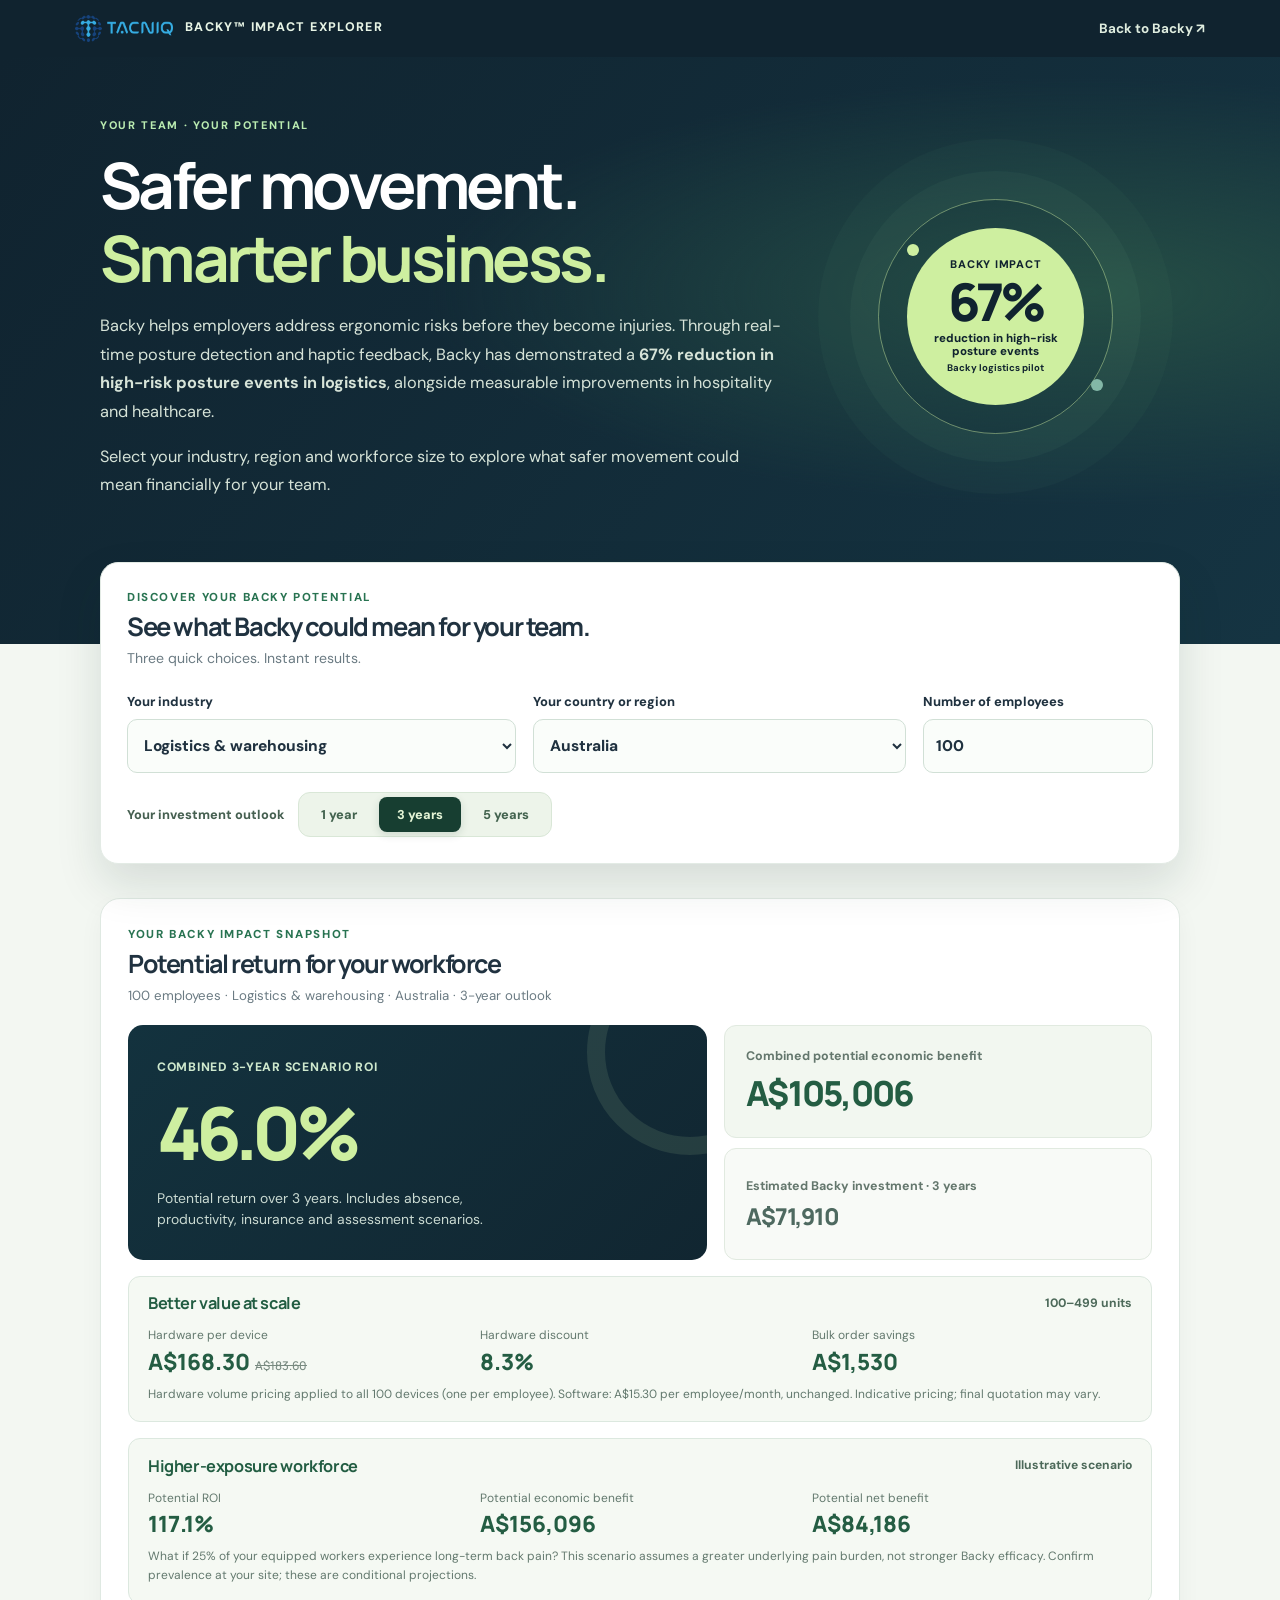
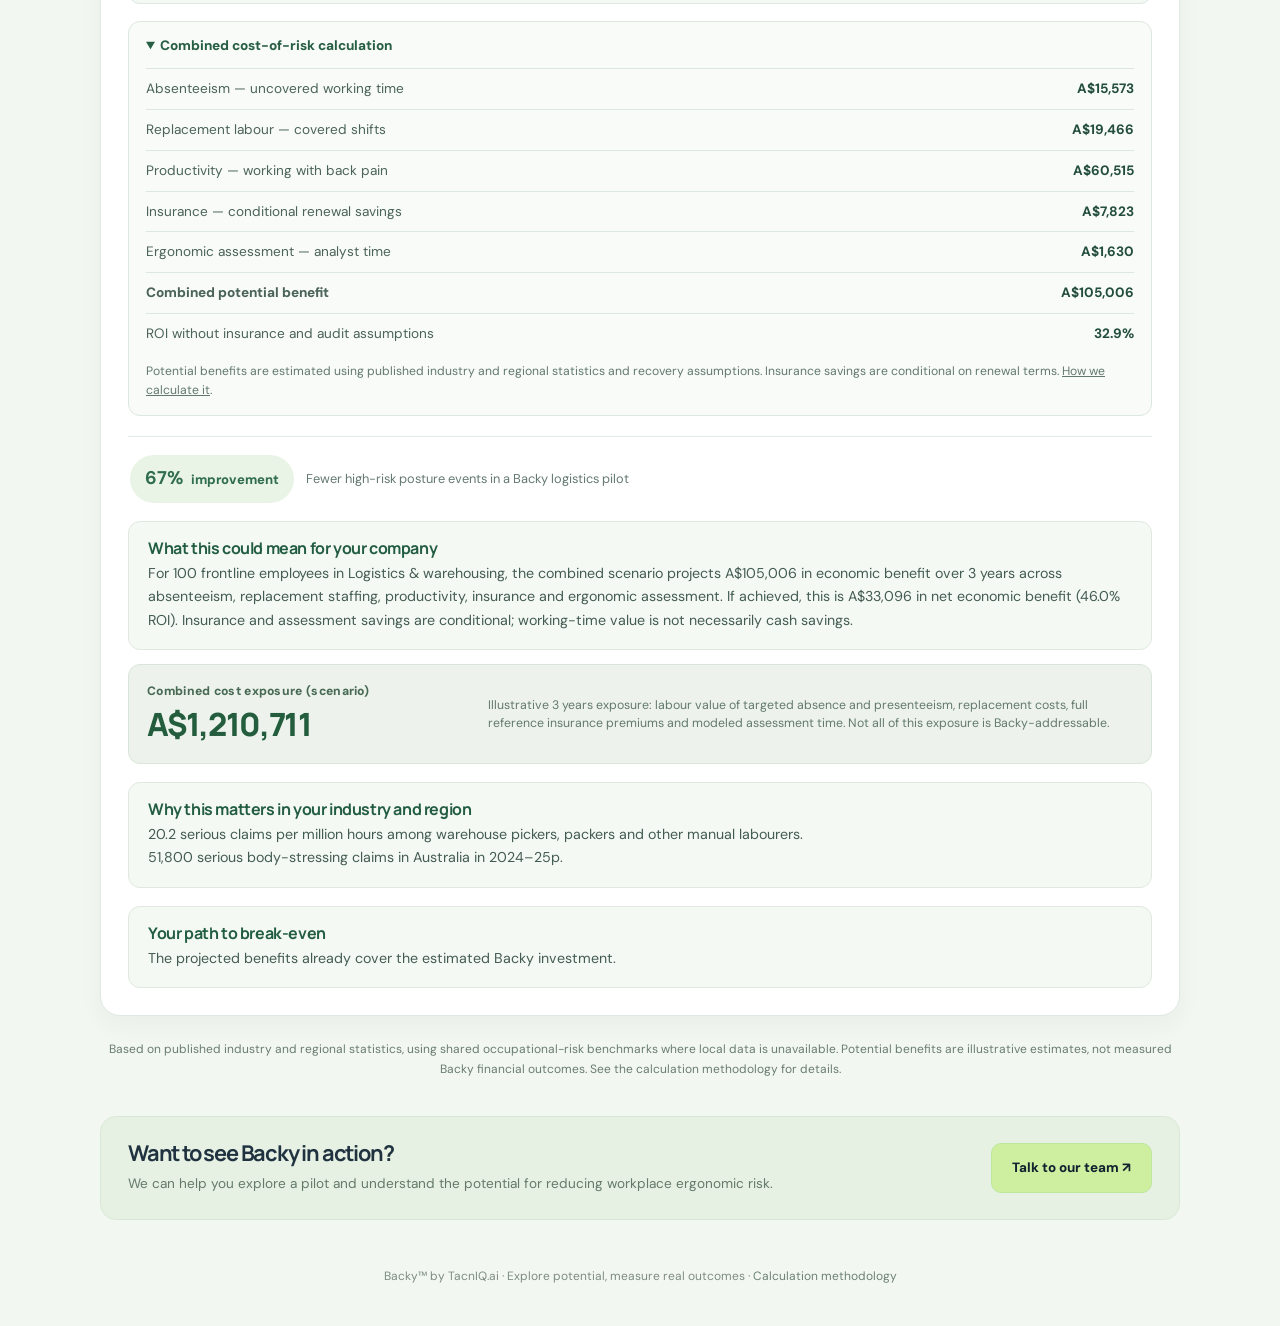
<file: roi-industries.html>
<!doctype html>
<html lang="en"><head><meta charset="utf-8"><meta name="viewport" content="width=device-width,initial-scale=1"><meta name="theme-color" content="#10232f"><meta name="description" content="Explore how Backy's measured workplace posture improvements could translate into potential cost savings for your frontline team."><title>Backy Impact Explorer | Discover Your Potential ROI</title><link href="https://fonts.googleapis.com/css2?family=DM+Sans:wght@400;500;600;700;800&family=Manrope:wght@500;600;700;800&display=swap" rel="stylesheet"><style>:root{--navy:#10232f;--navy2:#173948;--mint:#ceefa0;--ink:#203240;--soft:#f3f7f2;--border:#e3ebe5;--green:#287351;--muted:#6b7b83;--amber:#dfba71}
*{box-sizing:border-box}html{scroll-behavior:smooth}body{margin:0;background:var(--soft);color:var(--ink);font:15px/1.6 "DM Sans",system-ui,sans-serif}h1,h2,h3{font-family:Manrope,"DM Sans",system-ui,sans-serif;line-height:1.13;letter-spacing:-.055em}a{color:inherit}.wrap{max-width:1130px;padding:0 25px;margin:auto}.nav{background:var(--navy);color:#eff7ed}.nav-in{display:flex;align-items:center;justify-content:space-between;gap:18px;padding:15px 0}.brand{color:#e7f4e5;display:flex;align-items:center;gap:12px;text-decoration:none;font-size:.78rem;font-weight:800;letter-spacing:.11em}.brand img{width:98px;max-height:36px;object-fit:contain}.nav .back{color:#dfeddf;text-decoration:none;font-size:.84rem;font-weight:700}.nav .back:hover{text-decoration:underline}
.hero{background:radial-gradient(ellipse at 85% 40%,#254e45 0,transparent 43%),linear-gradient(130deg,var(--navy),#153442);color:#fff;padding:60px 0 128px;overflow:hidden}.hero-layout{display:grid;grid-template-columns:1.3fr .7fr;gap:28px;align-items:center}.overline{font-size:11px;font-weight:800;letter-spacing:.15em;text-transform:uppercase;color:#baecb1}.hero h1{font-size:clamp(2.65rem,5vw,4.9rem);max-width:750px;margin:15px 0 18px}.hero h1 em{color:var(--mint);font-style:normal}.hero p{color:#d6e3d8;font-size:1.02rem;max-width:690px;line-height:1.75}.hero-art{width:235px;height:235px;max-width:100%;margin:auto;border:1px solid #d0efa477;border-radius:50%;display:grid;place-items:center;position:relative;box-shadow:0 0 0 28px #a0dda80a,0 0 0 60px #a0dda806}.hero-art:before,.hero-art:after{content:"";position:absolute;width:12px;height:12px;border-radius:50%;background:var(--mint)}.hero-art:before{left:12%;top:19%}.hero-art:after{right:4%;bottom:18%;background:#83b7a7}.hero-art .inside{width:76%;height:76%;border-radius:50%;background:var(--mint);color:var(--navy);display:flex;flex-direction:column;justify-content:center;align-items:center;transform:rotate(-7deg)}.inside span{font-size:12px;letter-spacing:.07em;font-weight:800}.inside strong{font:800 3.5rem Manrope;letter-spacing:-.08em}.inside small{font-size:11px;text-align:center;width:125px;font-weight:700}
.setup{background:white;border:1px solid var(--border);border-radius:18px;box-shadow:0 20px 45px #102c2521;padding:26px;margin-top:-82px;position:relative;z-index:2}.step{font-size:.72rem;color:var(--green);font-weight:800;letter-spacing:.14em;text-transform:uppercase}.setup h2{font-size:1.6rem;margin:6px 0 5px}.setup p{color:var(--muted);font-size:.88rem;margin:0}.inputs{display:grid;grid-template-columns:1.15fr 1.1fr .68fr;gap:17px;margin-top:22px}.field{display:flex;flex-direction:column;gap:7px}.field label{font-size:.81rem;font-weight:800}.field select,.field input{min-width:0;width:100%;background:#fafdfa;color:var(--ink);border:1.5px solid #d1e0d6;border-radius:10px;padding:13px 12px;min-height:54px;font:800 .97rem "DM Sans",system-ui,sans-serif}.field select{appearance:auto}.field small{font-size:.7rem;color:#788c7e}.field :is(select,input):focus-visible,a:focus-visible{outline:3px solid #83a6f4;outline-offset:2px}
.result{margin:34px 0 24px;background:#fff;border-radius:20px;border:1px solid #dfe9e2;padding:27px;box-shadow:0 10px 24px #1b36240b}.result-head{display:flex;align-items:center;justify-content:space-between;flex-wrap:wrap;gap:14px;margin-bottom:18px}.result h2{font-size:1.57rem;margin:5px 0}.result-head small{color:var(--muted);font-size:.83rem}.result-main{display:grid;grid-template-columns:1.15fr .85fr;gap:17px}.roi-panel{background:linear-gradient(135deg,#13323e,#112631);color:white;border-radius:15px;padding:29px;min-width:0;position:relative;overflow:hidden}.roi-panel:after{content:"";width:170px;height:170px;border-radius:50%;border:18px solid #cae8a91c;position:absolute;right:-86px;top:-76px}.roi-panel .kicker{font-size:.76rem;color:#cee8cd;font-weight:800;text-transform:uppercase;letter-spacing:.06em}.roi-panel strong{display:block;font:800 clamp(3rem,5.7vw,5rem)/1.2 Manrope;letter-spacing:-.08em;margin:11px 0;color:var(--mint)}.roi-panel strong.negative{color:#e5c486}.roi-panel p{font-size:.87rem;color:#cadad2;max-width:350px;line-height:1.55;margin:8px 0 0}.savings-panel{display:flex;flex-direction:column;gap:10px}.mini{background:#f2f7f0;border:1px solid #e1eae0;border-radius:12px;padding:21px;flex:1;display:flex;flex-direction:column;justify-content:center}.mini span{font-size:.78rem;color:#64776d;font-weight:700}.mini strong{display:block;font:800 clamp(1.5rem,2.7vw,2.3rem)/1.3 Manrope;letter-spacing:-.05em;margin-top:4px;color:#245d43}.mini.compact{background:#f8faf7}.mini.compact strong{font-size:1.45rem;color:#4e6960}.micro-evidence{display:flex;align-items:center;gap:12px;border-top:1px solid var(--border);margin-top:20px;padding:18px 2px 0;flex-wrap:wrap}.evidence-pill{display:flex;gap:8px;align-items:baseline;border-radius:100px;background:#eaf4e6;padding:9px 15px;color:#2f6d4d;font-size:.82rem;font-weight:800}.evidence-pill b{font-size:1.15rem}.evidence-pill.target{background:#fff4df;color:#7c5a1c}.micro-evidence p{flex:1;margin:0;color:#647970;font-size:.8rem}.info-line{font-size:.75rem;color:#697c70;margin-top:17px;text-align:center}.cta{margin:37px 0;background:#e6f1e3;border:1px solid #d8e8d6;border-radius:16px;padding:24px 27px;display:flex;justify-content:space-between;align-items:center;gap:20px}.cta h2{margin:0 0 8px;font-size:1.36rem}.cta p{color:#64796a;font-size:.85rem;margin:0;max-width:660px}.cta a{color:var(--navy);background:var(--mint);border:1px solid #bde79d;padding:13px 20px;border-radius:10px;text-decoration:none;font-weight:800;font-size:.84rem;white-space:nowrap}.footer{color:#7d8c80;text-align:center;padding:10px 0 40px;font-size:.75rem}.footer a{color:#6b8176;text-decoration:none}.footer a:hover{text-decoration:underline}
@media(max-width:900px){.hero-layout{grid-template-columns:1fr}.hero-art{display:none}.inputs{grid-template-columns:1fr 1fr}.inputs .field:last-child{grid-column:1/-1}.result-main{grid-template-columns:1fr 1fr}}
@media(max-width:600px){.wrap{padding:0 16px}.hero{padding:44px 0 118px}.hero h1{font-size:2.65rem}.setup{padding:19px}.inputs,.result-main{grid-template-columns:1fr}.inputs .field:last-child{grid-column:auto}.result{padding:18px}.roi-panel{padding:24px}.roi-panel strong{font-size:3.7rem}.cta{flex-direction:column;align-items:flex-start}.nav-in{align-items:flex-start}.brand{font-size:.69rem}.nav .back{font-size:.72rem}}
@media(prefers-reduced-motion:reduce){*{transition:none!important;animation:none!important}}
.result-explainer{margin:18px 0 0;padding:17px 19px;border-radius:12px;background:#f5f9f3;border:1px solid #dfe9df}.result-explainer h3{margin:0 0 5px;font-size:1rem;letter-spacing:-.025em;color:#225d42}.result-explainer p{margin:0;font-size:.89rem;line-height:1.65;color:#435c53}@media(max-width:600px){.result-explainer{padding:15px}}.period-chooser{display:flex;align-items:center;gap:13px;margin-top:19px;flex-wrap:wrap}.period-chooser .label{font-size:.8rem;font-weight:800;color:#466051}.period-options{display:flex;background:#edf4ea;border:1px solid #d9e7d7;border-radius:12px;padding:4px;gap:4px}.period-options button{border:0;background:transparent;cursor:pointer;padding:9px 18px;border-radius:8px;color:#42624e;font:800 .8rem "DM Sans",sans-serif;white-space:nowrap}.period-options button[aria-pressed="true"]{background:#173e31;color:#e4f4d6;box-shadow:0 3px 8px #133d2d24}.period-options button:hover:not([aria-pressed="true"]){background:#dcecdc}.period-options button:focus-visible{outline:3px solid #83a6f4;outline-offset:1px}@media(max-width:600px){.period-chooser{align-items:flex-start;flex-direction:column}.period-options{width:100%}.period-options button{flex:1;padding:9px 6px}}.targeted-cost{display:flex;gap:20px;justify-content:space-between;align-items:center;margin-top:14px;padding:17px 18px;background:#edf3ec;border:1px solid #dae5d9;border-radius:12px}.targeted-cost>div{flex-shrink:0}.targeted-label{display:block;color:#486954;font-size:.76rem;font-weight:800;letter-spacing:.025em}.targeted-cost strong{display:block;font:800 clamp(1.65rem,3vw,2rem) Manrope,sans-serif;color:#245d3d;letter-spacing:-.04em}.targeted-cost p{max-width:645px;color:#63796e;font-size:.77rem;margin:0;line-height:1.5}@media(max-width:650px){.targeted-cost{align-items:flex-start;flex-direction:column;gap:8px}}.value-breakdown{margin-top:17px;border:1px solid #dce8df;background:#f8fbf7;border-radius:12px;padding:13px 17px;font-size:.85rem}.value-breakdown summary{cursor:pointer;font-weight:800;color:#285e44}.breakdown-rows{margin-top:12px}.breakdown-rows>div{display:flex;justify-content:space-between;align-items:baseline;gap:14px;border-top:1px solid #dce8df;padding:9px 0}.breakdown-rows span{color:#4b6358}.breakdown-rows b{white-space:nowrap;text-align:right;color:#244e3c}.breakdown-rows .total{font-weight:800}.breakdown-note{color:#63796e;font-size:.76rem;line-height:1.6;margin:8px 0 2px}.hero-art .inside{transform:none;gap:4px;padding:13px}.inside span{font-size:11px;line-height:1.2}.inside strong{font-size:3.25rem;line-height:1;letter-spacing:-.075em}.inside .orb-metric{font-size:11.5px;font-weight:800;line-height:1.18;text-align:center;max-width:142px}.inside small{font-size:9.5px;line-height:1.2;width:auto;max-width:130px}.volume-pricing{margin-top:16px;border:1px solid #dce8df;background:#f5f9f3;padding:17px 19px;border-radius:12px}.volume-head{display:flex;align-items:center;justify-content:space-between;gap:12px;flex-wrap:wrap}.volume-pricing h3{font-size:1.02rem;color:#225d42;letter-spacing:-.025em;margin:0}.tier-label{font-size:.76rem;font-weight:700;color:#4c6959}.volume-grid{display:grid;grid-template-columns:repeat(3,minmax(0,1fr));gap:12px;margin:13px 0 7px}.volume-grid span{display:block;font-size:.75rem;color:#63796e}.volume-grid strong{display:block;font:800 clamp(1rem,2vw,1.4rem)/1.4 Manrope,sans-serif;color:#245d43;overflow-wrap:anywhere}.volume-pricing p{font-size:.75rem;color:#63796e;margin:8px 0 0}.volume-grid del{color:#788a80;font-size:.75rem;font-weight:500;margin-left:5px}@media(max-width:600px){.volume-grid{grid-template-columns:1fr 1fr}.volume-grid>div:last-child{grid-column:1/-1}.volume-pricing{padding:14px}}</style></head>
<body><header class="nav"><div class="wrap nav-in"><a href="index.html" class="brand"><img src="assets/tacniq-logo.png" alt="TacnIQ.ai">BACKY™ IMPACT EXPLORER</a><a href="index.html" class="back">Back to Backy ↗</a></div></header>
<section class="hero"><div class="wrap hero-layout"><div><div class="overline">YOUR TEAM · YOUR POTENTIAL</div><h1>Safer movement.<br><em>Smarter business.</em></h1><p>Backy helps employers address ergonomic risks before they become injuries. Through real-time posture detection and haptic feedback, Backy has demonstrated a <strong>67% reduction in high-risk posture events in logistics</strong>, alongside measurable improvements in hospitality and healthcare.</p><p>Select your industry, region and workforce size to explore what safer movement could mean financially for your team.</p></div><div class="hero-art" aria-hidden="true"><div class="inside"><span>BACKY IMPACT</span><strong id="orbPercent">67%</strong><div class="orb-metric" id="orbMetric">reduction in high-risk posture events</div><small id="orbLabel">Backy logistics pilot</small></div></div></div></section>
<main class="wrap"><section class="setup" aria-label="ROI calculator inputs"><div class="step">Discover your Backy potential</div><h2>See what Backy could mean for your team.</h2><p>Three quick choices. Instant results.</p><div class="inputs"><div class="field"><label for="industry">Your industry</label><select id="industry"></select></div><div class="field"><label for="market">Your country or region</label><select id="market"></select></div><div class="field"><label for="workers">Number of employees</label><input id="workers" type="number" min="1" max="1000000" step="1" inputmode="numeric" value="100"></div></div><div class="period-chooser"><span class="label">Your investment outlook</span><div class="period-options" role="group" aria-label="Return on investment period" id="periodOptions"><button type="button" data-years="1" aria-pressed="false">1 year</button><button type="button" data-years="3" aria-pressed="true">3 years</button><button type="button" data-years="5" aria-pressed="false">5 years</button></div></div></section>
<section class="result" aria-label="Your potential ROI result"><div class="result-head"><div><div class="step">Your Backy impact snapshot</div><h2>Potential return for your workforce</h2><small id="summary">100 employees · Logistics · Australia · Three-year outlook</small></div></div>
<div class="result-main"><div class="roi-panel"><span class="kicker" id="roiTitle">Combined 3-year scenario ROI</span><strong class="negative" id="roi">—</strong><p id="roiSubhead">Potential return over three years. Includes absence, productivity, insurance and assessment scenarios.</p></div><div class="savings-panel"><div class="mini"><span>Combined potential economic benefit</span><strong id="savings">—</strong></div><div class="mini compact"><span id="investmentTitle">Estimated Backy investment · 3 years</span><strong id="price">—</strong></div></div></div><section class="volume-pricing" aria-label="Volume pricing"><div class="volume-head"><h3>Better value at scale</h3><span class="tier-label" id="volumeTier">100–499 units</span></div><div class="volume-grid"><div><span>Hardware per device</span><strong><span style="display:inline;font:inherit;color:inherit" id="unitPrice">—</span><del id="standardPrice"></del></strong></div><div><span>Hardware discount</span><strong id="hardwareDiscount">—</strong></div><div><span>Bulk order savings</span><strong id="bulkSavings">—</strong></div></div><p id="volumeNote">Volume pricing is applied automatically to your estimated investment. Software fees are unchanged.</p></section>
<section class="volume-pricing" aria-label="Higher-exposure scenario"><div class="volume-head"><h3>Higher-exposure workforce</h3><span class="tier-label">Illustrative scenario</span></div><div class="volume-grid"><div><span>Potential ROI</span><strong id="highROI">—</strong></div><div><span>Potential economic benefit</span><strong id="highBenefit">—</strong></div><div><span>Potential net benefit</span><strong id="highNet">—</strong></div></div><p>What if 25% of your equipped workers experience long-term back pain? This scenario assumes a greater underlying pain burden, not stronger Backy efficacy. Confirm prevalence at your site; these are conditional projections.</p></section><details class="value-breakdown" open><summary>Combined cost-of-risk calculation</summary><div class="breakdown-rows"><div><span>Absenteeism — uncovered working time</span><b id="absenceValue">—</b></div><div><span>Replacement labour — covered shifts</span><b id="replacementValue">—</b></div><div><span>Productivity — working with back pain</span><b id="presentValue">—</b></div><div><span>Insurance — conditional renewal savings</span><b id="insuranceValue">—</b></div><div><span>Ergonomic assessment — analyst time</span><b id="auditValue">—</b></div><div class="total"><span>Combined potential benefit</span><b id="totalValue">—</b></div><div><span>ROI without insurance and audit assumptions</span><b id="coreROI">—</b></div></div><p class="breakdown-note">Potential benefits are estimated using published industry and regional statistics and recovery assumptions. Insurance savings are conditional on renewal terms. <a href="roi-methodology.html#current-public-explorer">How we calculate it</a>.</p></details><div class="micro-evidence"><span class="evidence-pill" id="trialBadge"><b id="trialValue">67%</b> improvement</span><p id="trialText">Fewer high-risk posture events in a Backy logistics pilot</p></div><div class="result-explainer" aria-live="polite"><h3>What this could mean for your company</h3><p id="roiExplanation">Explore the potential impact of reduced injury-related operating costs on your team.</p></div>
<div class="targeted-cost" aria-label="Targeted injury-loss cost exposure">
<div><span class="targeted-label">Combined cost exposure (scenario)</span><strong id="lossExposure">A$0</strong></div>
<p id="lossContext">Illustrative labour value of targeted injury-related lost working time.</p></div><div class="result-explainer"><h3>Why this matters in your industry and region</h3><p id="industryEvidence"></p><p id="marketEvidence"></p></div><div class="result-explainer"><h3>Your path to break-even</h3><p id="breakEvenMinutes">—</p></div></section>
<p class="info-line">Based on published industry and regional statistics, using shared occupational-risk benchmarks where local data is unavailable. Potential benefits are illustrative estimates, not measured Backy financial outcomes. See the calculation methodology for details.</p>
<section class="cta"><div><h2>Want to see Backy in action?</h2><p>We can help you explore a pilot and understand the potential for reducing workplace ergonomic risk.</p></div><a href="contact.html">Talk to our team ↗</a></section>
<footer class="footer">Backy™ by TacnIQ.ai · Explore potential, measure real outcomes · <a href="roi-methodology.html#current-public-explorer">Calculation methodology</a></footer></main><script>"use strict";
const INDUSTRIES=[{"id":"logistics","name":"Logistics & warehousing","pct":67,"measured":true,"metric":"HRP events per day","claims":10600,"frequency":9.1,"weeks":10.2,"scope":"Transport, postal and warehousing","exposureRole":"Warehouse pickers, packers and other manual labourers","occupationalFrequency":20.2,"bodyStressingShare":0.4,"referencePeriod":"2024–25 occupation / 2023–24 mechanism"},{"id":"healthcare","name":"Healthcare & aged care","pct":21.4,"measured":true,"metric":"time in risky postures","claims":30700,"frequency":9.5,"weeks":7.5,"scope":"Health care and social assistance","exposureRole":"Nursing support and personal care workers","occupationalFrequency":31.9,"bodyStressingShare":0.36,"referencePeriod":"2019–24 occupational frequency / 2023–24 mechanism"},{"id":"hospitality","name":"Hospitality & housekeeping","pct":29.5,"measured":true,"metric":"time in risky postures","claims":7700,"frequency":6.6,"weeks":5.3,"scope":"Accommodation and food services","exposureRole":"Housekeepers and other cleaning labourers","occupationalFrequency":20.2,"bodyStressingShare":0.4,"referencePeriod":"2024–25 occupation / 2023–24 mechanism"},{"id":"construction","name":"Construction","pct":35,"measured":false,"metric":"Potential pilot target","claims":17200,"frequency":8.8,"weeks":8.8,"scope":"Construction","exposureRole":"Carpenters and joiners (construction trades proxy)","occupationalFrequency":14.9,"bodyStressingShare":0.36,"referencePeriod":"2019–24 occupation / 2023–24 mechanism"},{"id":"manufacturing","name":"Manufacturing","pct":35,"measured":false,"metric":"Potential pilot target","claims":14200,"frequency":9.4,"weeks":7.2,"scope":"Manufacturing","exposureRole":"Machinery operators and production workers","occupationalFrequency":12.6,"bodyStressingShare":0.42,"referencePeriod":"2024–25 occupation / 2023–24 mechanism"},{"id":"cleaning","name":"Cleaning & facilities","pct":35,"measured":false,"metric":"Potential pilot target","claims":5800,"frequency":4.7,"weeks":7.8,"scope":"Administrative and support services — broad proxy, not cleaning-only","exposureRole":"Cleaning labourers and facilities crews","occupationalFrequency":20.2,"bodyStressingShare":0.4,"referencePeriod":"2024–25 occupation / 2023–24 mechanism"},{"id":"retail","name":"Retail & stock handling","pct":25,"measured":false,"metric":"Potential pilot target","claims":10200,"frequency":5.6,"weeks":8.2,"scope":"Retail trade","exposureRole":"Storepersons and inventory handlers","occupationalFrequency":14,"bodyStressingShare":0.4,"referencePeriod":"2019–24 occupational frequency / 2023–24 mechanism"}];
const COUNTRY_MARKETS=[{"id":"AU","name":"Australia","sign":"A$","day":330,"one":183.6,"mo":15.3,"fx":1.53,"source":"https://www.oecd.org/en/publications/taxing-wages-2026_3a5169ef-en/full-report/overview_d93131c3.html","grossWage2025":108674,"employerContributionShare":0.057,"premiumRate":0.01343,"premiumLabel":"Queensland workers' compensation benchmark: 1.343% of wages (2026–27)","premiumURL":"https://www.workcoverqld.com.au/news-and-events/news/2026/workcover-queensland-holds-premiums-steady-for-the-second-year","stat":"51,800 serious body-stressing claims in Australia in 2024–25p","statURL":"https://data.safeworkaustralia.gov.au/reports/key-whs-statistics-australia/latest-release"},{"id":"US","name":"United States","sign":"US$","day":190,"one":120,"mo":10,"fx":1,"source":"https://www.oecd.org/en/publications/taxing-wages-2026_3a5169ef-en/full-report/overview_d93131c3.html","grossWage2025":73520,"employerContributionShare":0.075,"premiumRate":0.0109,"premiumLabel":"US 2024 median state premium index: 1.09% of payroll (not an actual employer quote)","premiumURL":"https://apps.oregon.gov/oregon-newsroom/OR/DCBS/Posts/Post/Oregon-releases-biennial-workers-compensation-study","stat":"25% of nearly 2,000 US manual material handlers reported back pain lasting at least a week; 10% reported time off (2019 study)","statURL":"https://pubmed.ncbi.nlm.nih.gov/31118009/"},{"id":"CA","name":"Canada","sign":"C$","day":230,"one":165.6,"mo":13.799999999999999,"fx":1.38,"source":"https://www.oecd.org/en/publications/taxing-wages-2026_3a5169ef-en/full-report/overview_d93131c3.html","grossWage2025":92401,"employerContributionShare":0.088,"premiumRate":0.0155,"premiumLabel":"British Columbia average base premium: 1.55% of assessable payroll (2026)","premiumURL":"https://www.worksafebc.com/en/insurance/know-coverage-costs/industry-premium-rates/2026-rates","stat":"C$2.35 billion+ in BC musculoskeletal time-loss claim costs, 2020–24","statURL":"https://www.worksafebc.com/en/about-us/news-events/news-releases/2026/February/musculoskeletal-injuries-remain-the-most-common-workplace-injury-in-bc-worksafebc"},{"id":"UK","name":"United Kingdom","sign":"£","day":120,"one":91.2,"mo":7.6,"fx":0.76,"source":"https://www.oecd.org/en/publications/taxing-wages-2026_3a5169ef-en/full-report/overview_d93131c3.html","grossWage2025":55983,"employerContributionShare":0.12,"premiumPerWorker":200,"premiumLabel":"£200 per employee per year scenario; industry publication cites £61–£600 range, not a national average","premiumURL":"https://smallbusiness.co.uk/employers-liability-insurance-what-is-it-and-do-you-need-it-2568926/","stat":"7.5 million working days lost to work-related MSDs in Great Britain in 2025/26","statURL":"https://www.hse.gov.uk/statistics/dayslost.htm"},{"id":"DE","name":"Germany","sign":"€","day":152,"one":105.6,"mo":8.8,"fx":0.88,"source":"https://www.oecd.org/en/publications/taxing-wages-2026_3a5169ef-en/full-report/overview_d93131c3.html","grossWage2025":66700,"employerContributionShare":0.173,"premiumRate":0.0108,"premiumLabel":"DGUV average industrial accident-insurance contribution: 1.08% of payroll (2025)","premiumURL":"https://www.dguv.de/de/mediencenter/pm/zahlen-2025.jsp","stat":"730,573 reportable workplace accidents in German industrial and public-sector accident insurance in 2025 (all causes)","statURL":"https://presse.dguv.de/en/facts-figures/work-related/index.jsp"},{"id":"NL","name":"Netherlands","sign":"€","day":230,"one":105.6,"mo":8.8,"fx":0.88,"source":"https://www.oecd.org/en/publications/taxing-wages-2026_3a5169ef-en/full-report/overview_d93131c3.html","grossWage2025":69028,"employerContributionShare":0.112,"premiumRate":0.015,"premiumLabel":"Optional sickness-absence insurance: illustrative 1.5% payroll, low end of insurer's 1.5–5.5% range","premiumURL":"https://www.centraalbeheer.nl/zakelijk/inkomensverzekeringen/verzuimverzekering/kosten-berekenen","stat":"Dutch employers generally owe at least 70% of wages for up to two years of sickness","statURL":"https://business.gov.nl/regulations/sick-pay/"}];
// Equal-weighted reference of the six modeled markets, in USD using the same fixed FX rates.
// Average the annual premium amounts, not the percentages, because insurance systems differ.
const meanUSD=fn=>COUNTRY_MARKETS.reduce((sum,m)=>sum+fn(m)/m.fx,0)/COUNTRY_MARKETS.length;
const WORLD_MARKET=Object.freeze({id:"WORLD",name:"International Benchmark (Worldwide Average)",sign:"US$",fx:1,one:120,mo:10,grossWage2025:meanUSD(m=>m.grossWage2025),premiumPerWorker:meanUSD(m=>m.premiumPerWorker??m.grossWage2025*m.premiumRate),stat:"International comparison benchmark based on published reference-market economic data, expressed in US dollars. Modelled estimate, not a measured global average."});
const MARKETS=[WORLD_MARKET,...COUNTRY_MARKETS];
const FIXED=Object.freeze({hoursPerWorker:2000,workingDaysPerYear:250,workingDaysPerWeek:5,bodyStressingMedianWeeks:9.5,injuryTransfer:0.40,longTermBackPainShare:0.15,painAbsence:0.0696,referenceAbsence:0.0403,painPresenteeism:0.276,referencePresenteeism:0.143,painLossRecovery:0.10,coveredAbsenceShare:0.50,replacementMultiplier:1.25,auditHoursPerTenWorkers:4,auditTimeRecovery:0.25,premiumPassThrough:0.25});
// All-unit hardware tiers in USD. Use the upper end where a price range was supplied.
const VOLUME_TIERS=Object.freeze([{min:1,max:99,usd:120},{min:100,max:499,usd:110},{min:500,max:999,usd:100},{min:1000,max:4999,usd:95},{min:5000,max:9999,usd:85},{min:10000,max:null,usd:75}]);
function volumeTier(workers){return VOLUME_TIERS.find(t=>workers>=t.min&&(t.max===null||workers<=t.max))||VOLUME_TIERS[0]}
let horizon=3;
const el=id=>document.getElementById(id);
const format=(value,d=0)=>Number(value).toLocaleString("en",{minimumFractionDigits:d,maximumFractionDigits:d});
const currency=(value,m)=>m.sign+format(Math.abs(value));
function calculate(industry,market,workforce,years=horizon,painShare=FIXED.longTermBackPainShare){
 if(!Number.isFinite(painShare)||painShare<0||painShare>1)throw new Error('Invalid pain prevalence');
 if(![1,3,5].includes(years))throw new Error("Unsupported ROI horizon");
 const i=INDUSTRIES.find(x=>x.id===industry)||INDUSTRIES[0],m=MARKETS.find(x=>x.id===market)||COUNTRY_MARKETS[0];
 const workers=Math.min(1000000,Math.max(1,Math.round(Number(workforce)||100)));
 // Use gross wage, excluding insurance and employer contributions, to avoid overlap with separate premium estimates.
 const annualLabourCost=m.grossWage2025;
 const hourlyCost=annualLabourCost/FIXED.hoursPerWorker;
 const H=workers*FIXED.hoursPerWorker*years;
 const annualClaims=workers*FIXED.hoursPerWorker*i.occupationalFrequency/1e6;
 const targetedCasesBaseline=annualClaims*i.bodyStressingShare*years;
 const seriousHours=Math.min(H,targetedCasesBaseline*FIXED.bodyStressingMedianWeeks*FIXED.workingDaysPerWeek*8);
 const C=H*painShare;
 const broaderAbsenceHours=C*(FIXED.painAbsence-FIXED.referenceAbsence);
 const residualAbsenceHours=Math.max(0,broaderAbsenceHours-seriousHours);
 const totalAbsenceHours=seriousHours+residualAbsenceHours;
 const presentPainHours=Math.max(0,C-Math.max(C*FIXED.painAbsence,totalAbsenceHours));
 const presenteeismHours=presentPainHours*(FIXED.painPresenteeism-FIXED.referencePresenteeism);
 const injuryReduction=i.pct/100*FIXED.injuryTransfer;
 const recoveredAbsenceHours=seriousHours*injuryReduction+residualAbsenceHours*FIXED.painLossRecovery;
 // Partition absence hours: uncovered lost-output value OR covered replacement expenditure, never both.
 const absenceBaseline=totalAbsenceHours*(1-FIXED.coveredAbsenceShare)*hourlyCost;
 const replacementBaseline=totalAbsenceHours*FIXED.coveredAbsenceShare*hourlyCost*FIXED.replacementMultiplier;
 const absenceValue=recoveredAbsenceHours*(1-FIXED.coveredAbsenceShare)*hourlyCost;
 const replacementValue=recoveredAbsenceHours*FIXED.coveredAbsenceShare*hourlyCost*FIXED.replacementMultiplier;
 const productivityBaseline=presenteeismHours*hourlyCost;
 const presenteeismValue=productivityBaseline*FIXED.painLossRecovery;
 // Conditional insurance scenario: only model a modest experience-related change from second year.
 // Do not add insurer-paid claims, deductibles or statutory reimbursements.
 const annualPremium=workers*(m.premiumPerWorker??m.grossWage2025*m.premiumRate);
 const premiumBaseline=annualPremium*years;
 const insuranceValue=annualPremium*Math.max(0,years-1)*i.bodyStressingShare*injuryReduction*FIXED.premiumPassThrough;
 // Illustrative analyst workload (not statutory audit frequency). Allow fractional workload as scaled expected hours.
 const auditBaseline=workers/10*FIXED.auditHoursPerTenWorkers*years*hourlyCost;
 const auditValue=auditBaseline*FIXED.auditTimeRecovery;
 const coreValue=absenceValue+replacementValue+presenteeismValue;
 const possibleSavings=coreValue+insuranceValue+auditValue;
 const targetedLoss=absenceBaseline+replacementBaseline+productivityBaseline+premiumBaseline+auditBaseline;
 const tier=volumeTier(workers);
 const unitPrice=tier.usd*m.fx;
 const hardwareCost=workers*unitPrice;
 const softwareCost=workers*12*years*m.mo;
 const standardHardwareCost=workers*m.one;
 const bulkSavings=Math.max(0,standardHardwareCost-hardwareCost);
 const hardwareDiscount=(1-tier.usd/120)*100;
 const backyCost=hardwareCost+softwareCost;
 const net=possibleSavings-backyCost;
 const roi=net/backyCost*100,coreROI=(coreValue-backyCost)/backyCost*100;
 const returnMultiple=possibleSavings/backyCost;
 const additionalAnnualValue=Math.max(0,-net)/years;
 const minutesToBreakEven=additionalAnnualValue/(workers*annualLabourCost)*FIXED.hoursPerWorker*60/FIXED.workingDaysPerYear;
 return {i,m,workers,years,tier,unitPrice,hardwareCost,softwareCost,bulkSavings,hardwareDiscount,annualLabourCost,hourlyCost,annualClaims,targetedCasesBaseline,seriousHours,broaderAbsenceHours,residualAbsenceHours,presentPainHours,presenteeismHours,injuryReduction,recoveredAbsenceHours,absenceBaseline,replacementBaseline,productivityBaseline,premiumBaseline,auditBaseline,absenceValue,replacementValue,presenteeismValue,insuranceValue,auditValue,coreValue,coreROI,targetedLoss,possibleSavings,backyCost,net,roi,returnMultiple,additionalAnnualValue,minutesToBreakEven};
}
function update(){
 const x=calculate(el("industry").value,el("market").value,el("workers").value),{i,m}=x;
 const positive=x.roi!==null&&x.roi>=0;
 el("roiTitle").textContent="Combined "+x.years+"-year scenario ROI";
 el("investmentTitle").textContent="Estimated Backy investment · "+x.years+(x.years===1?" year":" years");
 el("roiSubhead").textContent="Potential return over "+x.years+(x.years===1?" year.":" years.")+" Includes absence, productivity, insurance and assessment scenarios.";
 for(const b of el("periodOptions").querySelectorAll("button[data-years]"))b.setAttribute("aria-pressed",String(Number(b.dataset.years)===horizon));
 el("roi").textContent=x.roi===null?"—":(x.roi<0?"−":"")+format(Math.abs(x.roi),1)+"%";
 el("roi").className=positive?"":"negative";
 const explanation=el("roiExplanation");
 const yearsText=x.years+(x.years===1?" year":" years");
 explanation.textContent="For "+format(x.workers)+" frontline employees in "+i.name+", the combined scenario projects "+currency(x.possibleSavings,m)+" in economic benefit over "+yearsText+" across absenteeism, replacement staffing, productivity, insurance and ergonomic assessment. "+(x.net>=0?"If achieved, this is "+currency(x.net,m)+" in net economic benefit ("+format(x.roi,1)+"% ROI).":"An additional "+currency(x.additionalAnnualValue,m)+" in annual benefit would be required for break-even.")+" Insurance and assessment savings are conditional; working-time value is not necessarily cash savings.";
 el("lossExposure").textContent=currency(x.targetedLoss,m);
 el("lossContext").textContent="Illustrative "+yearsText+" exposure: labour value of targeted absence and presenteeism, replacement costs, full reference insurance premiums and modeled assessment time. Not all of this exposure is Backy-addressable.";
 const seconds=x.minutesToBreakEven*60;
 const roundedSeconds=Math.max(1,Math.round(seconds));
 const timeText=seconds<1?"less than one second":seconds<60?format(roundedSeconds)+" "+(roundedSeconds===1?"second":"seconds"):format(x.minutesToBreakEven,1)+" minutes";
 el("breakEvenMinutes").textContent=x.minutesToBreakEven>0?"Recovering about "+timeText+" of additional productive time per employee per shift could cover the remaining investment, if the time creates real economic value.":"The projected benefits already cover the estimated Backy investment.";
 el("absenceValue").textContent=currency(x.absenceValue,m);
 el("replacementValue").textContent=currency(x.replacementValue,m);
 el("presentValue").textContent=currency(x.presenteeismValue,m);
 el("insuranceValue").textContent=currency(x.insuranceValue,m);
 el("auditValue").textContent=currency(x.auditValue,m);
 el("totalValue").textContent=currency(x.possibleSavings,m);
 el("coreROI").textContent=format(x.coreROI,1)+"%";

 el("industryEvidence").textContent=i.occupationalFrequency+" serious claims per million hours among "+i.exposureRole.toLowerCase()+".";
 el("marketEvidence").textContent=m.stat+".";
 el("savings").textContent=currency(x.possibleSavings,m);
 el("price").textContent=currency(x.backyCost,m);
 const high=calculate(i.id,m.id,x.workers,x.years,0.25);
 el("highROI").textContent=format(high.roi,1)+"%";
 el("highBenefit").textContent=currency(high.possibleSavings,m);
 el("highNet").textContent=(high.net<0?"−":"")+currency(high.net,m);
 el("volumeTier").textContent=format(x.tier.min)+(x.tier.max===null?"+":"–"+format(x.tier.max))+" units";
 el("unitPrice").textContent=m.sign+format(x.unitPrice,2);
 el("standardPrice").textContent=x.hardwareDiscount>0?m.sign+format(m.one,2):"";
 el("hardwareDiscount").textContent=format(x.hardwareDiscount,1)+"%";
 el("bulkSavings").textContent=currency(x.bulkSavings,m);
 el("volumeNote").textContent="Hardware volume pricing applied to all "+format(x.workers)+" devices (one per employee). Software: "+m.sign+format(m.mo,2)+" per employee/month, unchanged. Indicative pricing; final quotation may vary.";
 el("trialValue").textContent=format(i.pct,i.pct%1===0?0:1)+"%";
 el("orbPercent").textContent=format(i.pct,i.pct%1===0?0:1)+"%";
 el("orbMetric").textContent=i.id==="logistics"?"reduction in high-risk posture events":i.measured?"less time in risky postures":"target reduction in risky postures";
 el("orbLabel").textContent=i.measured?(i.id==="logistics"?"Backy logistics pilot":i.id==="healthcare"?"Backy healthcare pilot":"Backy hospitality pilot"):"Potential pilot target";
 el("trialText").textContent=i.measured?(i.id==="logistics"?"Fewer high-risk posture events in a Backy logistics pilot":"Less time in risky postures in a Backy pilot"):"Potential improvement target for a pilot in this industry";
 el("trialBadge").className=i.measured?"evidence-pill":"evidence-pill target";
 el("summary").textContent=format(x.workers)+" employees · "+i.name+" · "+m.name+" · "+x.years+"-year outlook";

}
function boot(){
 el("industry").innerHTML=INDUSTRIES.map(i=>'<option value="'+i.id+'">'+i.name+'</option>').join("");
 el("market").innerHTML=MARKETS.map(m=>'<option value="'+m.id+'">'+m.name+'</option>').join("");
 el("industry").value="logistics";
 el("market").value="AU";
 el("workers").value="100";
 ["industry","market","workers"].forEach(id=>el(id).addEventListener(id==="workers"?"input":"change",()=>{if(id==="workers"&&Number(el("workers").value)<1)return;update()}));
 el("periodOptions").addEventListener("click",event=>{const btn=event.target.closest("button[data-years]");if(!btn)return;const next=Number(btn.dataset.years);if(![1,3,5].includes(next))return;horizon=next;update()});
 update();
}
boot();</script></body></html>
</file>
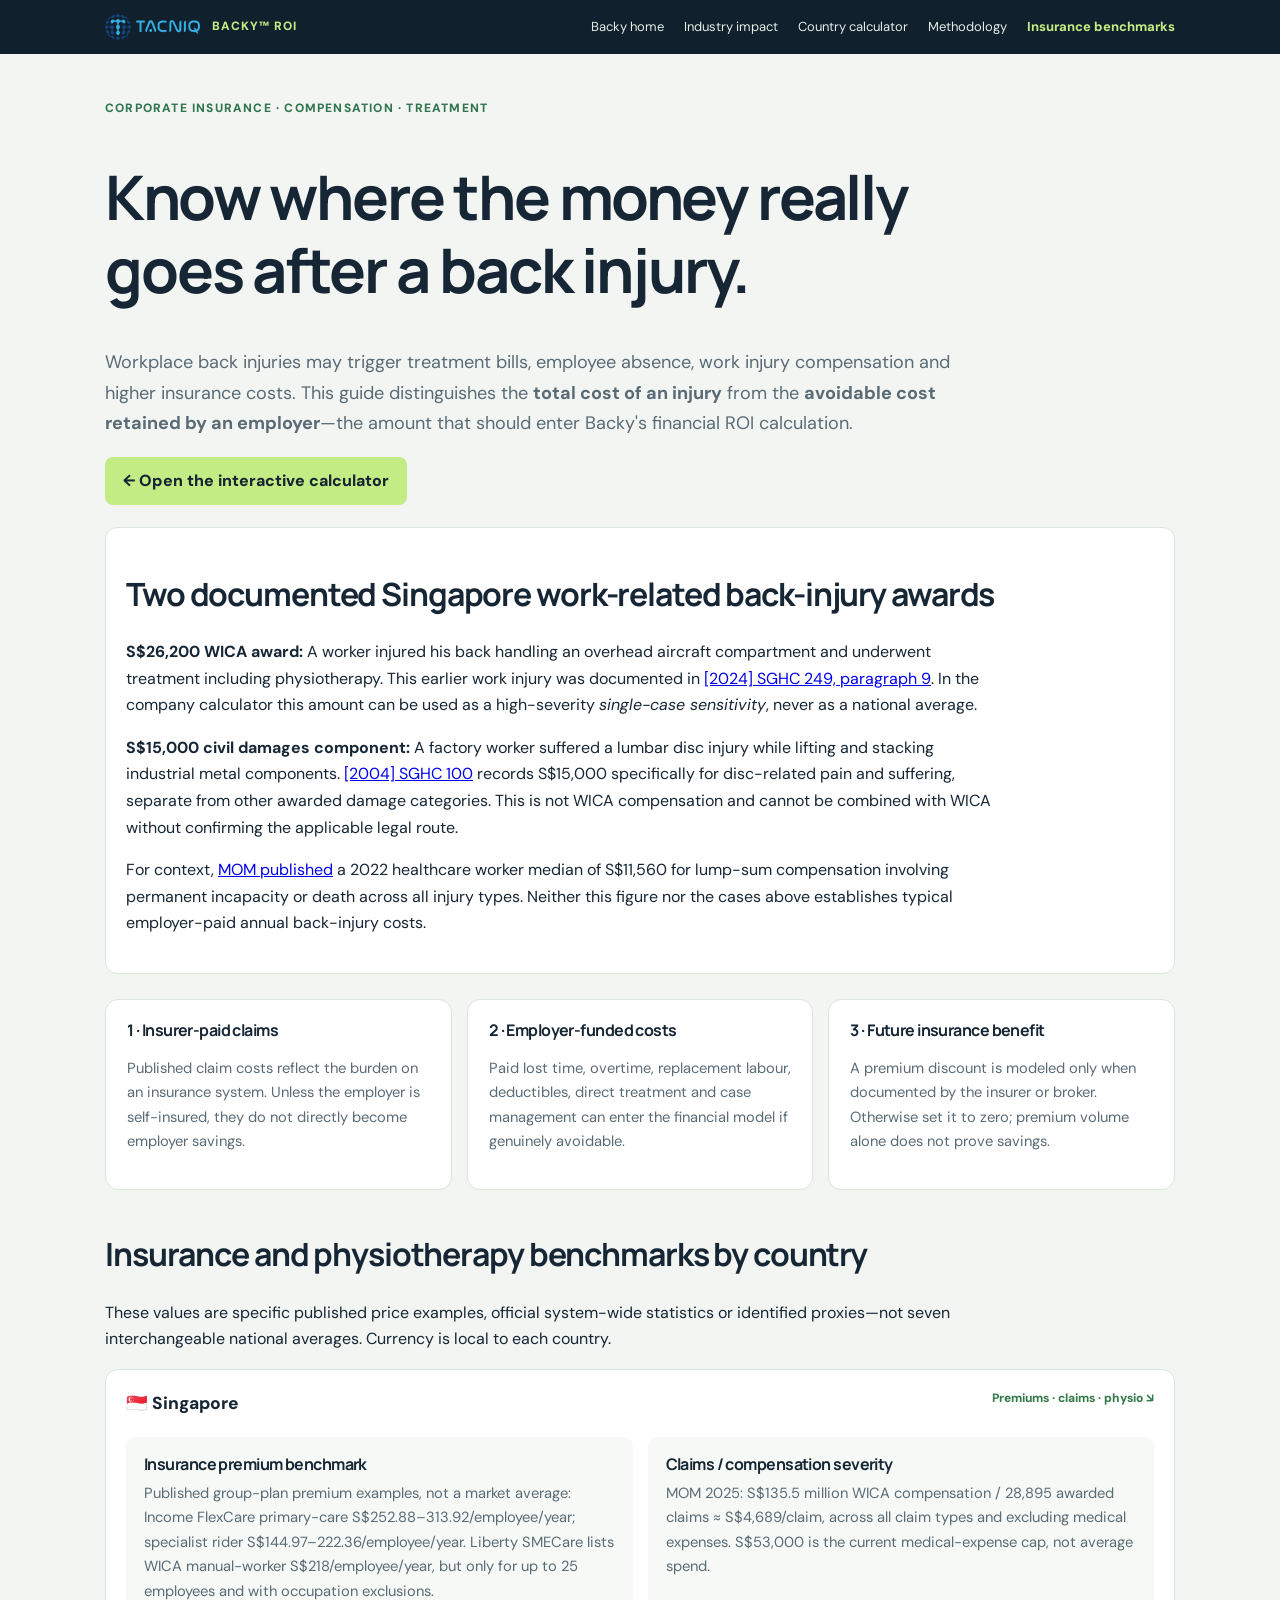
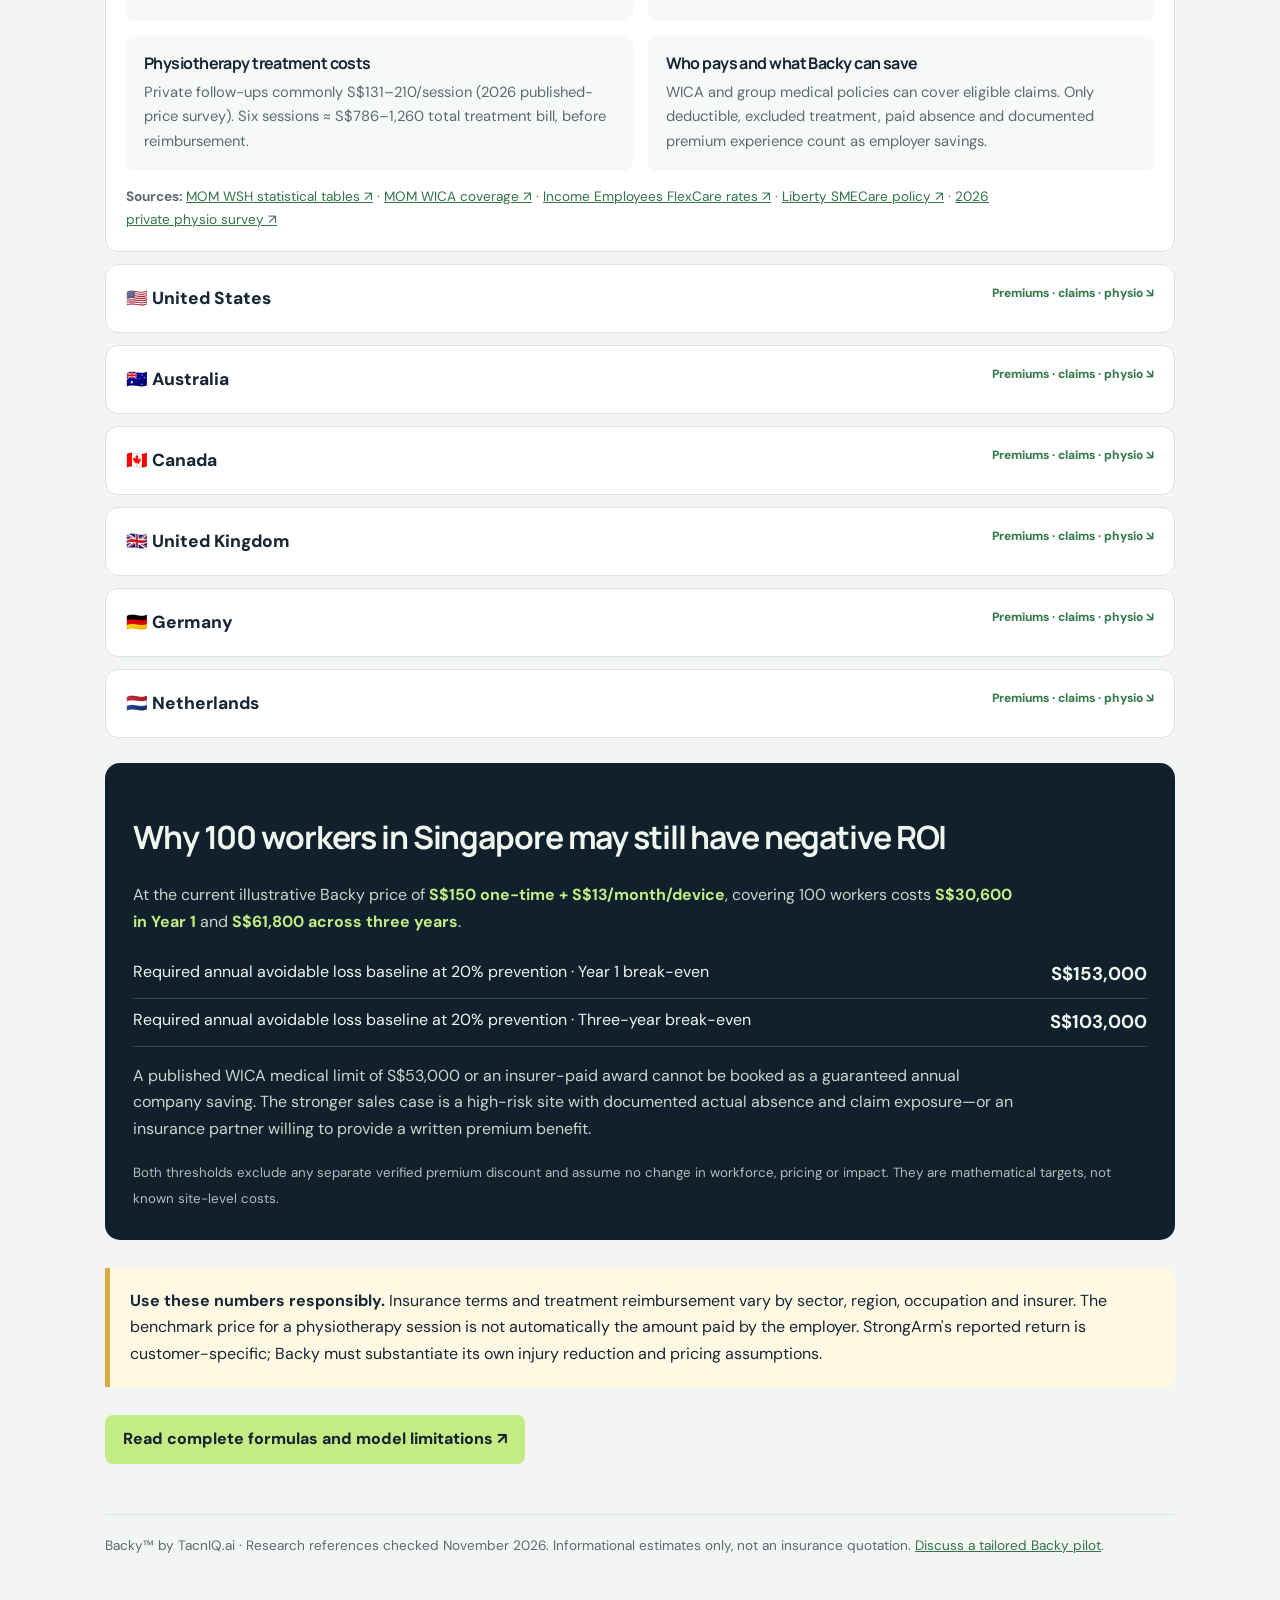
<file: roi-insurance.html>
<!doctype html><html lang="en"><head><meta charset="utf-8"><meta name="viewport" content="width=device-width,initial-scale=1"><meta name="description" content="Evidence-based insurance premiums, claim costs and physiotherapy prices across seven Backy markets."><title>Insurance and physiotherapy benchmarks | Backy™</title><link href="https://fonts.googleapis.com/css2?family=DM+Sans:wght@400;500;700;800&family=Manrope:wght@500;700;800&display=swap" rel="stylesheet"><style>
:root{--bg:#f2f5f2;--ink:#162635;--secondary:#5a6b76;--line:#dce5dd;--lime:#c4ec84}*{box-sizing:border-box}body{margin:0;background:var(--bg);color:var(--ink);font:16px/1.66 'DM Sans',sans-serif}h1,h2,h3{font-family:Manrope,sans-serif;line-height:1.19;letter-spacing:-.035em}h1{font-size:clamp(2.2rem,4.8vw,4.1rem);max-width:920px}h2{font-size:clamp(1.4rem,2.5vw,2.1rem)}h3{font-size:1rem}p{max-width:880px}main{max-width:1120px;padding:45px 25px 80px;margin:auto}.nav{background:#10202c;color:#eaf4ed}.bar{max-width:1120px;margin:auto;padding:14px 25px;display:flex;gap:24px;align-items:center;justify-content:space-between}.brand{display:flex;align-items:center;gap:12px;font-size:12px;font-weight:800;letter-spacing:.08em;color:var(--lime);text-decoration:none}.brand img{max-height:34px;width:95px;object-fit:contain}.links{display:flex;gap:20px;flex-wrap:wrap}.links a{font-size:13px;color:#e4eee7;text-decoration:none}.links a[aria-current]{color:var(--lime);font-weight:800}.eyebrow{color:#30754d;text-transform:uppercase;font-size:12px;font-weight:800;letter-spacing:.1em}.lede{font-size:1.13rem;color:var(--secondary);line-height:1.68}.button{display:inline-flex;padding:11px 18px;border-radius:8px;background:var(--lime);color:#142433;text-decoration:none;font-weight:800}.banner{padding:20px;background:#fff9e4;border-left:5px solid #d8ab3b;border-radius:0 10px 10px 0;margin:28px 0}.logic{display:grid;grid-template-columns:repeat(3,1fr);gap:15px;margin:25px 0 45px}.logic>div{padding:21px;background:#fff;border:1px solid var(--line);border-radius:13px}.logic h3{margin-top:0}.logic p{font-size:.92rem;color:var(--secondary)}.ctry{background:white;border:1px solid var(--line);border-radius:13px;margin:12px 0;overflow:hidden}.ctry summary{cursor:pointer;padding:19px 20px;font-size:1.09rem;display:flex;justify-content:space-between;gap:15px;font-weight:800}.ctry summary small{color:#33794a;font-size:.75rem}.ctry-inside{padding:0 20px 20px;display:grid;grid-template-columns:repeat(2,1fr);gap:15px}.detail{padding:18px;background:#f6f9f5;border-radius:9px}.detail h3{margin:0 0 7px}.detail p{margin:0;color:var(--secondary);font-size:.92rem}.sources{grid-column:1/-1;margin:0;color:var(--secondary);font-size:.85rem}.sources a{color:#327549}.example{background:#10202c;color:#eff6ed;border-radius:15px;padding:28px;margin:25px 0}.example p{color:#c5d8cb}.example strong{color:var(--lime)}.example .row{display:flex;justify-content:space-between;gap:18px;border-bottom:1px solid #ffffff2a;padding:8px 0}.example .row b{font-size:1.16rem}.example .row:first-child{padding-top:0}.example small{color:#afbfba}.footer{border-top:1px solid var(--line);margin-top:50px;padding-top:20px;color:var(--secondary);font-size:.85rem}.footer a{color:#35734c}a:focus-visible,summary:focus-visible{outline:3px solid #447dda;outline-offset:2px}@media(max-width:700px){.bar{align-items:flex-start;flex-direction:column}.links{gap:13px}.logic{grid-template-columns:1fr}.ctry-inside{grid-template-columns:1fr}.example{padding:19px}main{padding:24px 16px 60px}.ctry summary{align-items:flex-start;flex-direction:column}}
</style></head><body><header class="nav"><div class="bar"><a class="brand" href="index.html"><img src="assets/tacniq-logo.png" alt="TacnIQ.ai">BACKY™ ROI</a><nav class="links"><a href="index.html">Backy home</a><a href="roi-industries.html">Industry impact</a><a href="roi.html">Country calculator</a><a href="roi-methodology.html">Methodology</a><a aria-current="page" href="roi-insurance.html">Insurance benchmarks</a></nav></div></header><main><div class="eyebrow">Corporate insurance · Compensation · Treatment</div><h1>Know where the money really goes after a back injury.</h1><p class="lede">Workplace back injuries may trigger treatment bills, employee absence, work injury compensation and higher insurance costs. This guide distinguishes the <strong>total cost of an injury</strong> from the <strong>avoidable cost retained by an employer</strong>—the amount that should enter Backy's financial ROI calculation.</p><a class="button" href="roi.html">← Open the interactive calculator</a>
<section class="source" style="margin:22px 0;padding:20px;background:white;border-radius:12px;border:1px solid #dce5dd"><h2>Two documented Singapore work-related back-injury awards</h2><p><strong>S$26,200 WICA award:</strong> A worker injured his back handling an overhead aircraft compartment and underwent treatment including physiotherapy. This earlier work injury was documented in <a href="https://www.elitigation.sg/gdviewer/s/2024_SGHC_249" target="_blank" rel="noopener noreferrer">[2024] SGHC 249, paragraph 9</a>. In the company calculator this amount can be used as a high-severity <em>single-case sensitivity</em>, never as a national average.</p><p><strong>S$15,000 civil damages component:</strong> A factory worker suffered a lumbar disc injury while lifting and stacking industrial metal components. <a href="https://www.elitigation.sg/gdviewer/s/2004_SGHC_100" target="_blank" rel="noopener noreferrer">[2004] SGHC 100</a> records S$15,000 specifically for disc-related pain and suffering, separate from other awarded damage categories. This is not WICA compensation and cannot be combined with WICA without confirming the applicable legal route.</p><p>For context, <a href="https://www.mom.gov.sg/newsroom/parliament-questions-and-replies/2023/0206-written-answer-to-pq-on-data-on-healthcare-workers-compensation-under-wica" target="_blank" rel="noopener noreferrer">MOM published</a> a 2022 healthcare worker median of S$11,560 for lump-sum compensation involving permanent incapacity or death across all injury types. Neither this figure nor the cases above establishes typical employer-paid annual back-injury costs.</p></section><div class="logic"><div><h3>1 · Insurer-paid claims</h3><p>Published claim costs reflect the burden on an insurance system. Unless the employer is self-insured, they do not directly become employer savings.</p></div><div><h3>2 · Employer-funded costs</h3><p>Paid lost time, overtime, replacement labour, deductibles, direct treatment and case management can enter the financial model if genuinely avoidable.</p></div><div><h3>3 · Future insurance benefit</h3><p>A premium discount is modeled only when documented by the insurer or broker. Otherwise set it to zero; premium volume alone does not prove savings.</p></div></div><h2>Insurance and physiotherapy benchmarks by country</h2><p>These values are specific published price examples, official system-wide statistics or identified proxies—not seven interchangeable national averages. Currency is local to each country.</p><details class="ctry" open><summary><span>🇸🇬 Singapore</span><small>Premiums · claims · physio ↘</small></summary><div class="ctry-inside"><div class="detail"><h3>Insurance premium benchmark</h3><p>Published group-plan premium examples, not a market average: Income FlexCare primary-care S$252.88–313.92/employee/year; specialist rider S$144.97–222.36/employee/year. Liberty SMECare lists WICA manual-worker S$218/employee/year, but only for up to 25 employees and with occupation exclusions.</p></div><div class="detail"><h3>Claims / compensation severity</h3><p>MOM 2025: S$135.5 million WICA compensation / 28,895 awarded claims ≈ S$4,689/claim, across all claim types and excluding medical expenses. S$53,000 is the current medical-expense cap, not average spend.</p></div><div class="detail"><h3>Physiotherapy treatment costs</h3><p>Private follow-ups commonly S$131–210/session (2026 published-price survey). Six sessions ≈ S$786–1,260 total treatment bill, before reimbursement.</p></div><div class="detail"><h3>Who pays and what Backy can save</h3><p>WICA and group medical policies can cover eligible claims. Only deductible, excluded treatment, paid absence and documented premium experience count as employer savings.</p></div><p class="sources"><strong>Sources:</strong> <a href="https://stats.mom.gov.sg/publications/statistical-tables-workplace-safety-and-health/" target="_blank" rel="noopener noreferrer">MOM WSH statistical tables ↗</a> · <a href="https://www.mom.gov.sg/workplace-safety-and-health/work-injury-compensation/work-injury-compensation-insurance" target="_blank" rel="noopener noreferrer">MOM WICA coverage ↗</a> · <a href="https://www.income.com.sg/group-insurance-for-employees/employees-flexcare/annual-premium-rates" target="_blank" rel="noopener noreferrer">Income Employees FlexCare rates ↗</a> · <a href="https://www.libertyinternational.com/sg/SMECare" target="_blank" rel="noopener noreferrer">Liberty SMECare policy ↗</a> · <a href="https://kakilist.com/guides/wellness/physiotherapy-prices-compared" target="_blank" rel="noopener noreferrer">2026 private physio survey ↗</a></p></div></details><details class="ctry" ><summary><span>🇺🇸 United States</span><small>Premiums · claims · physio ↘</small></summary><div class="ctry-inside"><div class="detail"><h3>Insurance premium benchmark</h3><p>2024 national median workers’ compensation premium index: US$1.09 per US$100 payroll (1.09%), across modeled classifications. Not a quote for a warehouse.</p></div><div class="detail"><h3>Claims / compensation severity</h3><p>NCCI&#39;s estimated 2025 lost-time case average: US$31,300 indemnity plus US$30,600 medical ≈ US$61,900 per lost-time claim; not specifically back strain.</p></div><div class="detail"><h3>Physiotherapy treatment costs</h3><p>US$137 per hour-long session average self-pay treatment price (2026), before contracted insurance discounts.</p></div><div class="detail"><h3>Who pays and what Backy can save</h3><p>Workers&#39; comp carrier usually pays insured claims; experience modification, deductibles, self-insurance and guaranteed pricing adjustments determine corporate exposure.</p></div><p class="sources"><strong>Sources:</strong> <a href="https://www.oregon.gov/DCBS/DCBSPubs/reports/general/prem-rpt/24-2083.pdf" target="_blank" rel="noopener noreferrer">Oregon nationwide premium study ↗</a> · <a href="https://www.ncci.com/SecureDocuments/SOLGuide_2026.html" target="_blank" rel="noopener noreferrer">NCCI State of the Line 2026 ↗</a> · <a href="https://www.valuepenguin.com/physical-therapy-cost-health-insurance" target="_blank" rel="noopener noreferrer">Physical therapy cost research ↗</a></p></div></details><details class="ctry" ><summary><span>🇦🇺 Australia</span><small>Premiums · claims · physio ↘</small></summary><div class="ctry-inside"><div class="detail"><h3>Insurance premium benchmark</h3><p>Workers’ compensation premiums are set by state/territory, business classification and claims history. There is no reliable single national employer rate for a 100-worker logistics site.</p></div><div class="detail"><h3>Claims / compensation severity</h3><p>2024–25 serious body-stressing cases: 51,800. Median paid compensation A$21,200 and median 9.5 working weeks lost; neither is a mean back-specific claim.</p></div><div class="detail"><h3>Physiotherapy treatment costs</h3><p>Queensland WorkCover&#39;s July 2026 subsequent physio consultation benchmark A$108; fee schedules differ by jurisdiction.</p></div><div class="detail"><h3>Who pays and what Backy can save</h3><p>Statutory insurer usually funds treatment/claim benefits. Track actual employer excess, return-to-work burden, wages and renewal quote effects.</p></div><p class="sources"><strong>Sources:</strong> <a href="https://data.safeworkaustralia.gov.au/reports/key-whs-statistics-australia/latest-release" target="_blank" rel="noopener noreferrer">Safe Work Australia 2026 ↗</a> · <a href="https://www.workcoverqld.com.au/news-and-events/news/2026/updated-allied-health-fees-effective-1-july-2026" target="_blank" rel="noopener noreferrer">WorkCover Queensland treatment fee update ↗</a></p></div></details><details class="ctry" ><summary><span>🇨🇦 Canada</span><small>Premiums · claims · physio ↘</small></summary><div class="ctry-inside"><div class="detail"><h3>Insurance premium benchmark</h3><p>British Columbia WorkSafeBC 2026 average base rate C$1.55 per C$100 of assessable payroll (1.55%). This is BC, not a Canadian national premium and not an industry quote.</p></div><div class="detail"><h3>Claims / compensation severity</h3><p>Provincial boards determine accepted injury and medical benefits. There is no defensible all-Canada back-injury claim average for use as an employer saving here.</p></div><div class="detail"><h3>Physiotherapy treatment costs</h3><p>BC WorkSafeBC fee reference: C$95/physiotherapy visit effective April 2026, where the applicable schedule permits.</p></div><div class="detail"><h3>Who pays and what Backy can save</h3><p>Compensation boards pay approved claims. Employer savings primarily follow documented experience-rated contributions, retained expenses and noninsured absence.</p></div><p class="sources"><strong>Sources:</strong> <a href="https://www.worksafebc.com/en/insurance/know-coverage-costs/industry-premium-rates/2026-rates" target="_blank" rel="noopener noreferrer">WorkSafeBC 2026 base rates ↗</a> · <a href="https://www.worksafebc.com/en/claims/benefits-services/health-care-benefits" target="_blank" rel="noopener noreferrer">WorkSafeBC health care benefits ↗</a></p></div></details><details class="ctry" ><summary><span>🇬🇧 United Kingdom</span><small>Premiums · claims · physio ↘</small></summary><div class="ctry-inside"><div class="detail"><h3>Insurance premium benchmark</h3><p>Employer’s Liability insurance is generally compulsory; premiums depend on payroll, sector, claims experience and insurer. No uniform national £/worker rate is published.</p></div><div class="detail"><h3>Claims / compensation severity</h3><p>HSE provides employer-specific appraisal values for average work injuries and work-related illness; these are different from payout amounts and can be more relevant than insurer-paid claims.</p></div><div class="detail"><h3>Physiotherapy treatment costs</h3><p>Private physiotherapy 2026 median: £74 initial assessment and £63 per follow-up, based on a clinic-owner survey.</p></div><div class="detail"><h3>Who pays and what Backy can save</h3><p>Employer-paid sick pay, agency cover, productivity and employer-funded occupational health are the principal direct savings; a liability insurer&#39;s payout is not automatically saved cash.</p></div><p class="sources"><strong>Sources:</strong> <a href="https://www.hse.gov.uk/statistics/economics/eauappraisal.htm" target="_blank" rel="noopener noreferrer">HSE employer cost appraisal ↗</a> · <a href="https://hmdg.co.uk/private-practice-barometer/physiotherapy-pricing-benchmarks-uk-2026/" target="_blank" rel="noopener noreferrer">UK clinic-owner physio benchmarks ↗</a></p></div></details><details class="ctry" ><summary><span>🇩🇪 Germany</span><small>Premiums · claims · physio ↘</small></summary><div class="ctry-inside"><div class="detail"><h3>Insurance premium benchmark</h3><p>German Social Accident Insurance (DGUV) average employer accident-insurance contribution in 2024: 1.09% of gross payroll; occupational hazard classes differ.</p></div><div class="detail"><h3>Claims / compensation severity</h3><p>Compulsory accident insurance generally bears occupational claim and approved rehab treatment, while employers have paid sick-leave and operational exposure.</p></div><div class="detail"><h3>Physiotherapy treatment costs</h3><p>No robust nationwide private physiotherapy average validated here. Use the employer&#39;s actual occupational-health invoices; otherwise set employer-funded physio to €0.</p></div><div class="detail"><h3>Who pays and what Backy can save</h3><p>Do not add social-insurance payments or aggregate production-loss estimates as if they were a cash saving. Employer-paid sick wages and replacement costs require site validation.</p></div><p class="sources"><strong>Sources:</strong> <a href="https://www.gtai.de/en/invest/investment-guide/employment-social-insurance-germany" target="_blank" rel="noopener noreferrer">Germany Trade &amp; Invest insurance overview ↗</a> · <a href="https://www.dguv.de/de/mediencenter/pm/bilanz-2024.jsp" target="_blank" rel="noopener noreferrer">DGUV average accident contribution ↗</a></p></div></details><details class="ctry" ><summary><span>🇳🇱 Netherlands</span><small>Premiums · claims · physio ↘</small></summary><div class="ctry-inside"><div class="detail"><h3>Insurance premium benchmark</h3><p>Commercial sickness-absence insurance brokerage benchmark: around 1.5%–5% of gross payroll; broker estimate, not official market-wide average. Employer sick-pay obligation generally at least 70% up to two years.</p></div><div class="detail"><h3>Claims / compensation severity</h3><p>No directly comparable national workers&#39; compensation claim amount; avoid importing US or Singapore claim severities.</p></div><div class="detail"><h3>Physiotherapy treatment costs</h3><p>2026 private/self-funded physiotherapy commonly €35–45 per regular session; €45–55 examples from Dutch provider price lists.</p></div><div class="detail"><h3>Who pays and what Backy can save</h3><p>Wage continuation, reintegration and case management are more directly relevant than insurer claims; employer-specific absence insurance and reimbursement determine net savings.</p></div><p class="sources"><strong>Sources:</strong> <a href="https://business.gov.nl/running-your-business/insurance/absenteeism-insurance/" target="_blank" rel="noopener noreferrer">Dutch absence insurance guidance ↗</a> · <a href="https://www.verzekerverzuim.nl/en" target="_blank" rel="noopener noreferrer">Absence insurance example benchmark ↗</a> · <a href="https://www.independer.nl/zorgverzekering/info/health-insurance/physiotherapy" target="_blank" rel="noopener noreferrer">Dutch physiotherapy coverage and prices ↗</a></p></div></details>
<section class="example"><h2>Why 100 workers in Singapore may still have negative ROI</h2><p>At the current illustrative Backy price of <strong>S$150 one-time + S$13/month/device</strong>, covering 100 workers costs <strong>S$30,600 in Year 1</strong> and <strong>S$61,800 across three years</strong>.</p><div class="row"><span>Required annual avoidable loss baseline at 20% prevention · Year 1 break-even</span><b>S$153,000</b></div><div class="row"><span>Required annual avoidable loss baseline at 20% prevention · Three-year break-even</span><b>S$103,000</b></div><p>A published WICA medical limit of S$53,000 or an insurer-paid award cannot be booked as a guaranteed annual company saving. The stronger sales case is a high-risk site with documented actual absence and claim exposure—or an insurance partner willing to provide a written premium benefit.</p><small>Both thresholds exclude any separate verified premium discount and assume no change in workforce, pricing or impact. They are mathematical targets, not known site-level costs.</small></section>
<div class="banner"><strong>Use these numbers responsibly.</strong> Insurance terms and treatment reimbursement vary by sector, region, occupation and insurer. The benchmark price for a physiotherapy session is not automatically the amount paid by the employer. StrongArm's reported return is customer-specific; Backy must substantiate its own injury reduction and pricing assumptions.</div><a class="button" href="roi-methodology.html">Read complete formulas and model limitations ↗</a><footer class="footer">Backy™ by TacnIQ.ai · Research references checked November 2026. Informational estimates only, not an insurance quotation. <a href="contact.html">Discuss a tailored Backy pilot</a>.</footer></main></body></html>
</file>
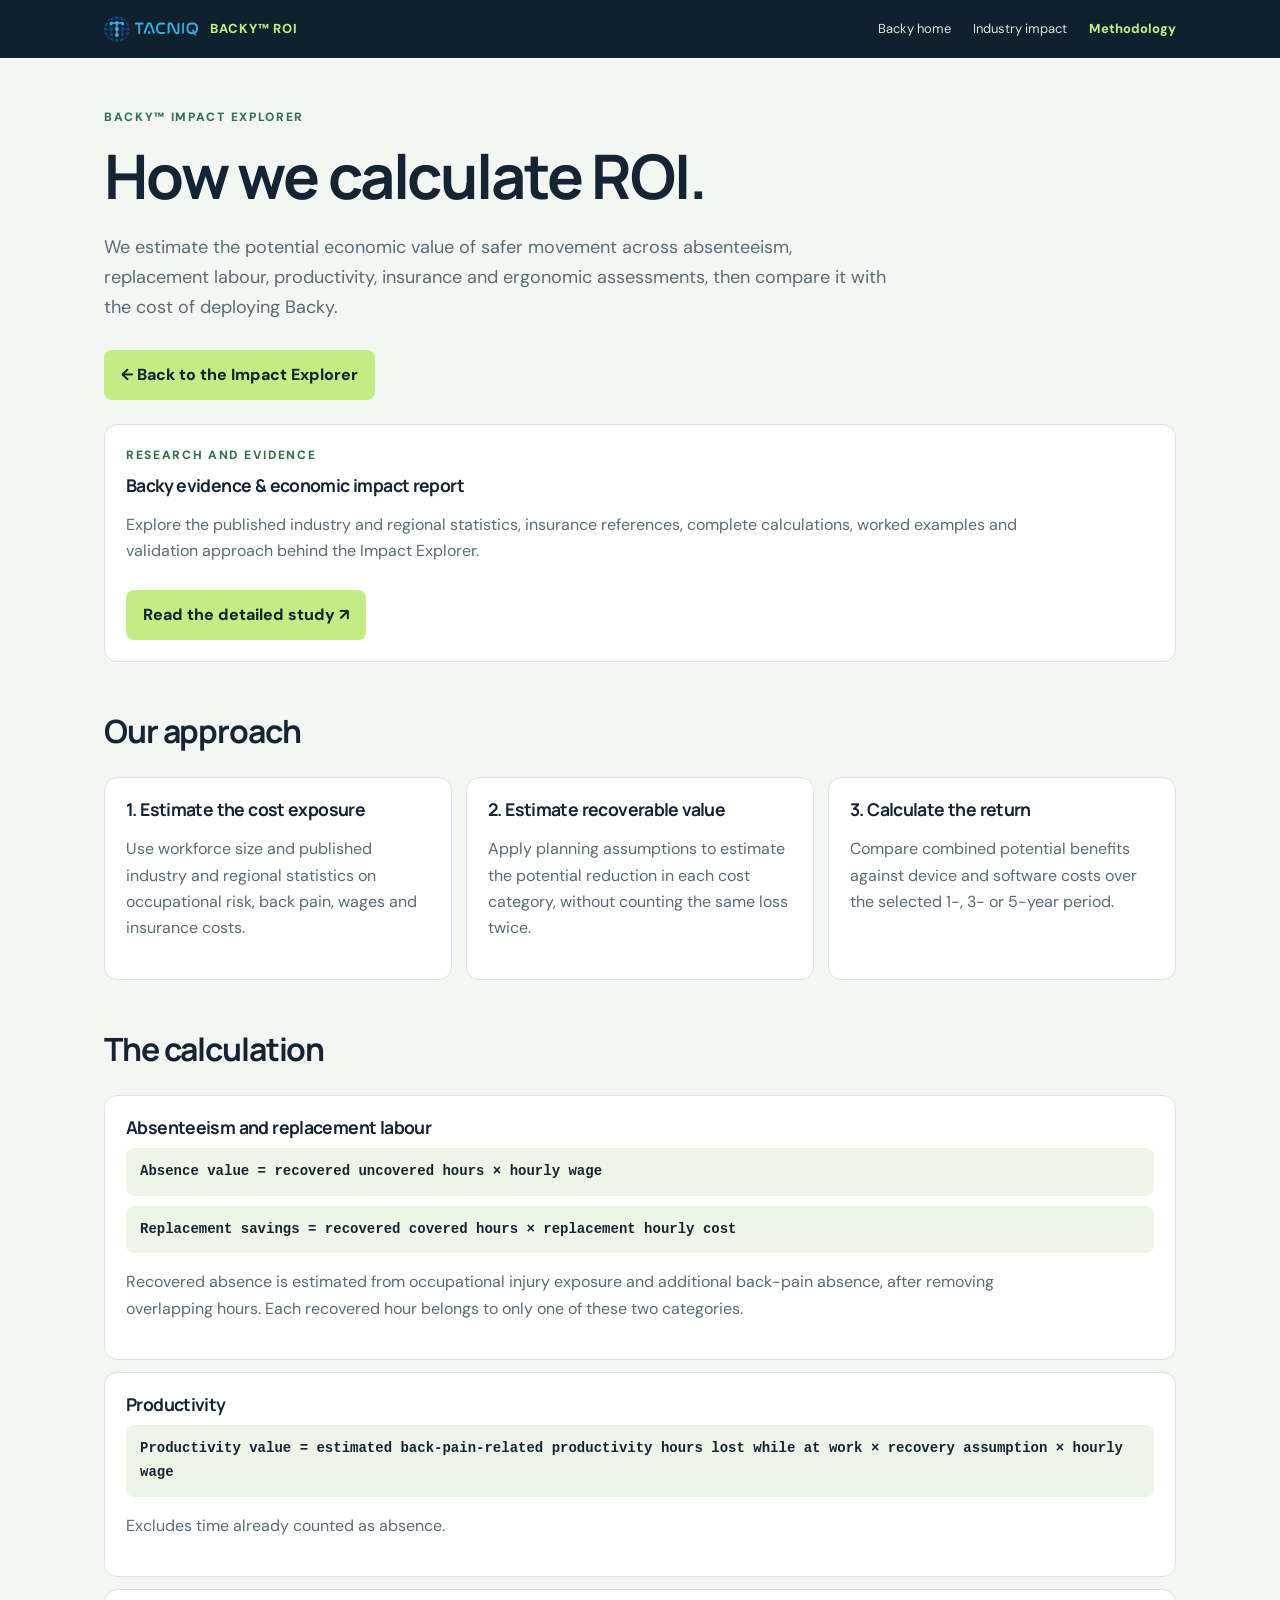
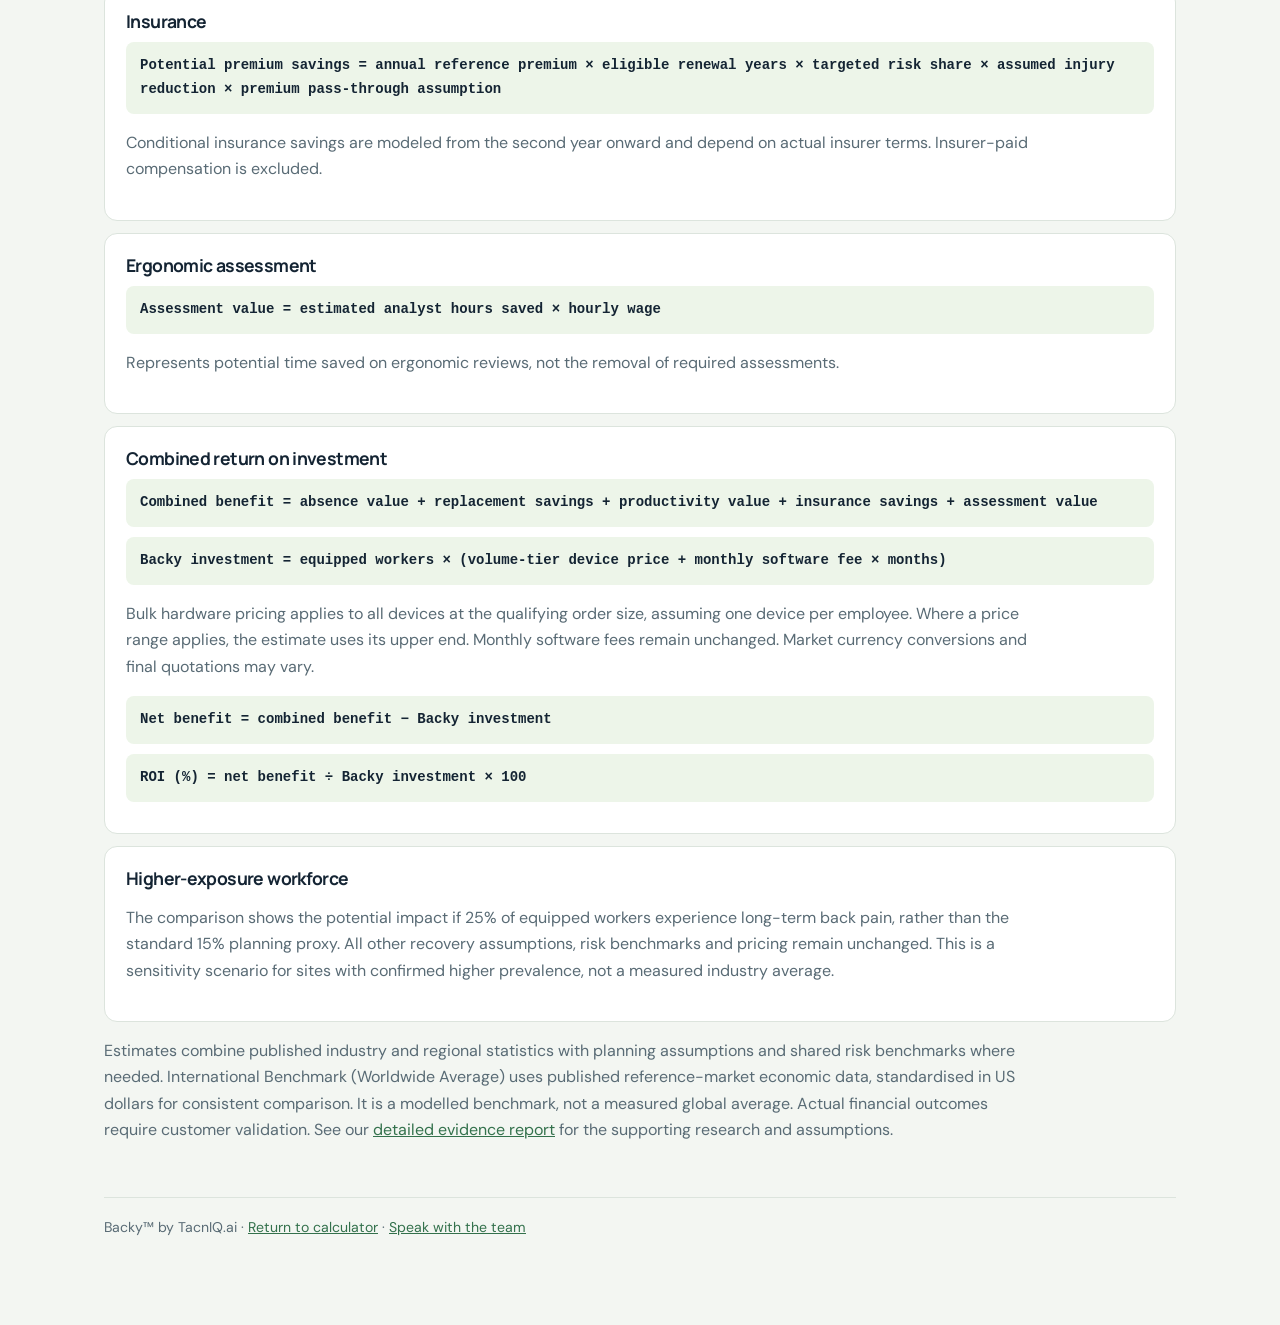
<file: roi-methodology.html>
<!doctype html><html lang="en"><head><meta charset="utf-8"><meta name="viewport" content="width=device-width,initial-scale=1"><meta name="description" content="A concise overview of how Backy's potential economic return is estimated."><title>Backy ROI methodology | TacnIQ.ai</title>
<link href="https://fonts.googleapis.com/css2?family=DM+Sans:wght@400;500;600;700&family=Manrope:wght@400;600;700;800&display=swap" rel="stylesheet"><style>
:root{--bg:#f3f6f2;--paper:white;--ink:#142433;--muted:#596b75;--line:#dce4dd;--lime:#c4ec84;--green:#33714c}
*{box-sizing:border-box}body{margin:0;background:var(--bg);color:var(--ink);font:16px/1.65 'DM Sans',system-ui,sans-serif}a{color:var(--green)}h1,h2,h3{font-family:Manrope,sans-serif;letter-spacing:-.035em;line-height:1.2}h1{font-size:clamp(2.25rem,4.8vw,4rem);max-width:850px;margin:12px 0 20px}h2{font-size:clamp(1.5rem,2.5vw,2rem)}h3{font-size:1.1rem;margin:0 0 8px}main{max-width:1120px;margin:auto;padding:50px 24px 85px}p{max-width:85ch}.top{background:#10202c;color:white}.bar{max-width:1120px;margin:auto;display:flex;align-items:center;justify-content:space-between;gap:20px;padding:16px 24px}.brand{display:flex;align-items:center;gap:12px;color:var(--lime);text-decoration:none;font-weight:800;font-size:13px;letter-spacing:.07em}.brand img{width:94px;max-height:36px;object-fit:contain}.nav{display:flex;gap:22px;flex-wrap:wrap}.nav a{color:#d7e5df;text-decoration:none;font-size:13px}.nav a[aria-current]{color:var(--lime);font-weight:800}.eyebrow{text-transform:uppercase;color:var(--green);letter-spacing:.14em;font-size:12px;font-weight:800}.lede{font-size:1.13rem;color:var(--muted);max-width:790px}.button{display:inline-block;margin-top:9px;padding:12px 17px;border-radius:8px;background:var(--lime);color:var(--ink);font-weight:800;text-decoration:none}.section{margin-top:50px}.steps{display:grid;grid-template-columns:repeat(3,1fr);gap:14px}.step,.formula{background:var(--paper);border:1px solid var(--line);border-radius:13px;padding:21px}.step p,.formula p,.hint{color:var(--muted)}.equation{display:block;background:#edf5e9;border-radius:8px;padding:12px 14px;margin:10px 0;font:600 14px/1.7 ui-monospace,Consolas,monospace;overflow-wrap:anywhere}.formula{margin-bottom:12px}.notice{background:#fff7df;border-left:5px solid #d2a02f;border-radius:0 8px 8px 0;padding:18px;margin:22px 0}.country{background:var(--paper);border:1px solid var(--line);border-radius:10px;margin:12px 0;overflow:hidden}.country summary{font-size:1.05rem;font-weight:800;padding:16px 20px;cursor:pointer;display:flex;justify-content:space-between;gap:16px}.country summary span{font-size:.78rem;font-weight:600;color:var(--green)}.country p{font-size:.9rem;margin:8px 20px}.scroller{overflow:auto;margin:14px}table{border-collapse:collapse;min-width:760px;width:100%;font-size:13px}th,td{padding:9px 11px;border-bottom:1px solid var(--line);text-align:left;vertical-align:top}thead{background:#eef4ec}th{color:#3b5253}.pill{background:#ecf0ea;padding:3px 7px;border-radius:5px;font-size:11px;white-space:nowrap}.footer{border-top:1px solid var(--line);padding-top:18px;margin-top:54px;color:var(--muted);font-size:.88rem}li{margin-bottom:9px}a:focus-visible,summary:focus-visible{outline:3px solid #3f86d2;outline-offset:2px}@media(max-width:750px){.steps{grid-template-columns:1fr}.bar{align-items:start;flex-direction:column}.nav{gap:13px}main{padding:28px 16px 58px}.country summary{align-items:start}}
</style></head><body><header class="top"><div class="bar"><a class="brand" href="index.html"><img src="assets/tacniq-logo.png" alt="TacnIQ.ai"><span>BACKY™ ROI</span></a><nav class="nav"><a href="index.html">Backy home</a><a href="roi-industries.html">Industry impact</a><a href="roi-methodology.html" aria-current="page">Methodology</a></nav></div></header>
<main>
<div class="eyebrow">Backy™ Impact Explorer</div>
<h1>How we calculate ROI.</h1>
<p class="lede">We estimate the potential economic value of safer movement across absenteeism, replacement labour, productivity, insurance and ergonomic assessments, then compare it with the cost of deploying Backy.</p>
<a class="button" href="roi-industries.html">← Back to the Impact Explorer</a><section class="section" style="margin-top:24px"><div class="formula"><div class="eyebrow">Research and evidence</div><h3 style="margin-top:9px">Backy evidence &amp; economic impact report</h3><p>Explore the published industry and regional statistics, insurance references, complete calculations, worked examples and validation approach behind the Impact Explorer.</p><a class="button" href="roi-evidence-report.html">Read the detailed study ↗</a></div></section>
<section class="section" id="current-public-explorer">
<h2>Our approach</h2>
<div class="steps">
<div class="step"><h3>1. Estimate the cost exposure</h3><p>Use workforce size and published industry and regional statistics on occupational risk, back pain, wages and insurance costs.</p></div>
<div class="step"><h3>2. Estimate recoverable value</h3><p>Apply planning assumptions to estimate the potential reduction in each cost category, without counting the same loss twice.</p></div>
<div class="step"><h3>3. Calculate the return</h3><p>Compare combined potential benefits against device and software costs over the selected 1-, 3- or 5-year period.</p></div>
</div></section>
<section class="section"><h2>The calculation</h2>
<div class="formula"><h3>Absenteeism and replacement labour</h3><span class="equation">Absence value = recovered uncovered hours × hourly wage</span><span class="equation">Replacement savings = recovered covered hours × replacement hourly cost</span><p>Recovered absence is estimated from occupational injury exposure and additional back-pain absence, after removing overlapping hours. Each recovered hour belongs to only one of these two categories.</p></div>
<div class="formula"><h3>Productivity</h3><span class="equation">Productivity value = estimated back-pain-related productivity hours lost while at work × recovery assumption × hourly wage</span><p>Excludes time already counted as absence.</p></div>
<div class="formula"><h3>Insurance</h3><span class="equation">Potential premium savings = annual reference premium × eligible renewal years × targeted risk share × assumed injury reduction × premium pass-through assumption</span><p>Conditional insurance savings are modeled from the second year onward and depend on actual insurer terms. Insurer-paid compensation is excluded.</p></div>
<div class="formula"><h3>Ergonomic assessment</h3><span class="equation">Assessment value = estimated analyst hours saved × hourly wage</span><p>Represents potential time saved on ergonomic reviews, not the removal of required assessments.</p></div>
<div class="formula"><h3>Combined return on investment</h3><span class="equation">Combined benefit = absence value + replacement savings + productivity value + insurance savings + assessment value</span><span class="equation">Backy investment = equipped workers × (volume-tier device price + monthly software fee × months)</span><p>Bulk hardware pricing applies to all devices at the qualifying order size, assuming one device per employee. Where a price range applies, the estimate uses its upper end. Monthly software fees remain unchanged. Market currency conversions and final quotations may vary.</p><span class="equation">Net benefit = combined benefit − Backy investment</span><span class="equation">ROI (%) = net benefit ÷ Backy investment × 100</span></div>
</section>
<div class="formula"><h3>Higher-exposure workforce</h3><p>The comparison shows the potential impact if 25% of equipped workers experience long-term back pain, rather than the standard 15% planning proxy. All other recovery assumptions, risk benchmarks and pricing remain unchanged. This is a sensitivity scenario for sites with confirmed higher prevalence, not a measured industry average.</p></div>
<p class="hint">Estimates combine published industry and regional statistics with planning assumptions and shared risk benchmarks where needed. International Benchmark (Worldwide Average) uses published reference-market economic data, standardised in US dollars for consistent comparison. It is a modelled benchmark, not a measured global average. Actual financial outcomes require customer validation. See our <a href="roi-evidence-report.html">detailed evidence report</a> for the supporting research and assumptions.</p>
<footer class="footer">Backy™ by TacnIQ.ai · <a href="roi-industries.html">Return to calculator</a> · <a href="contact.html">Speak with the team</a></footer></main></body></html>
</file>
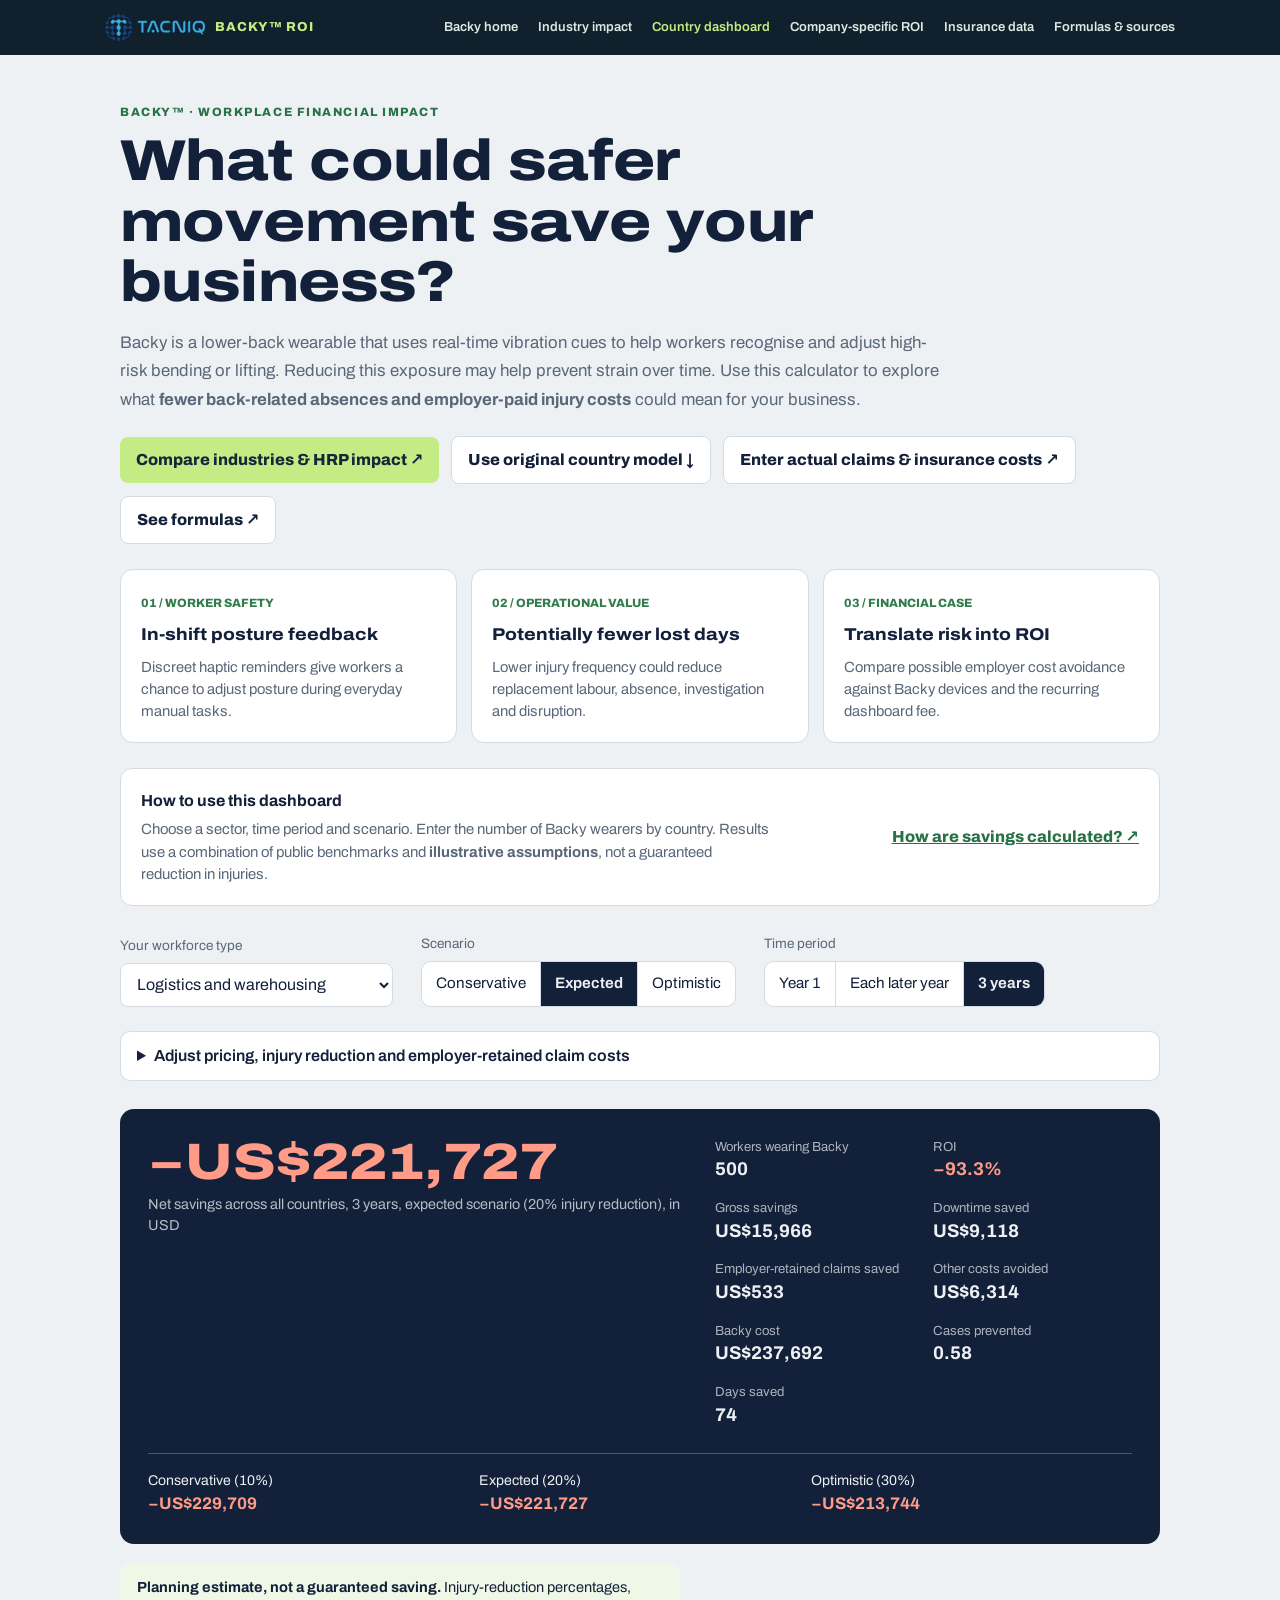
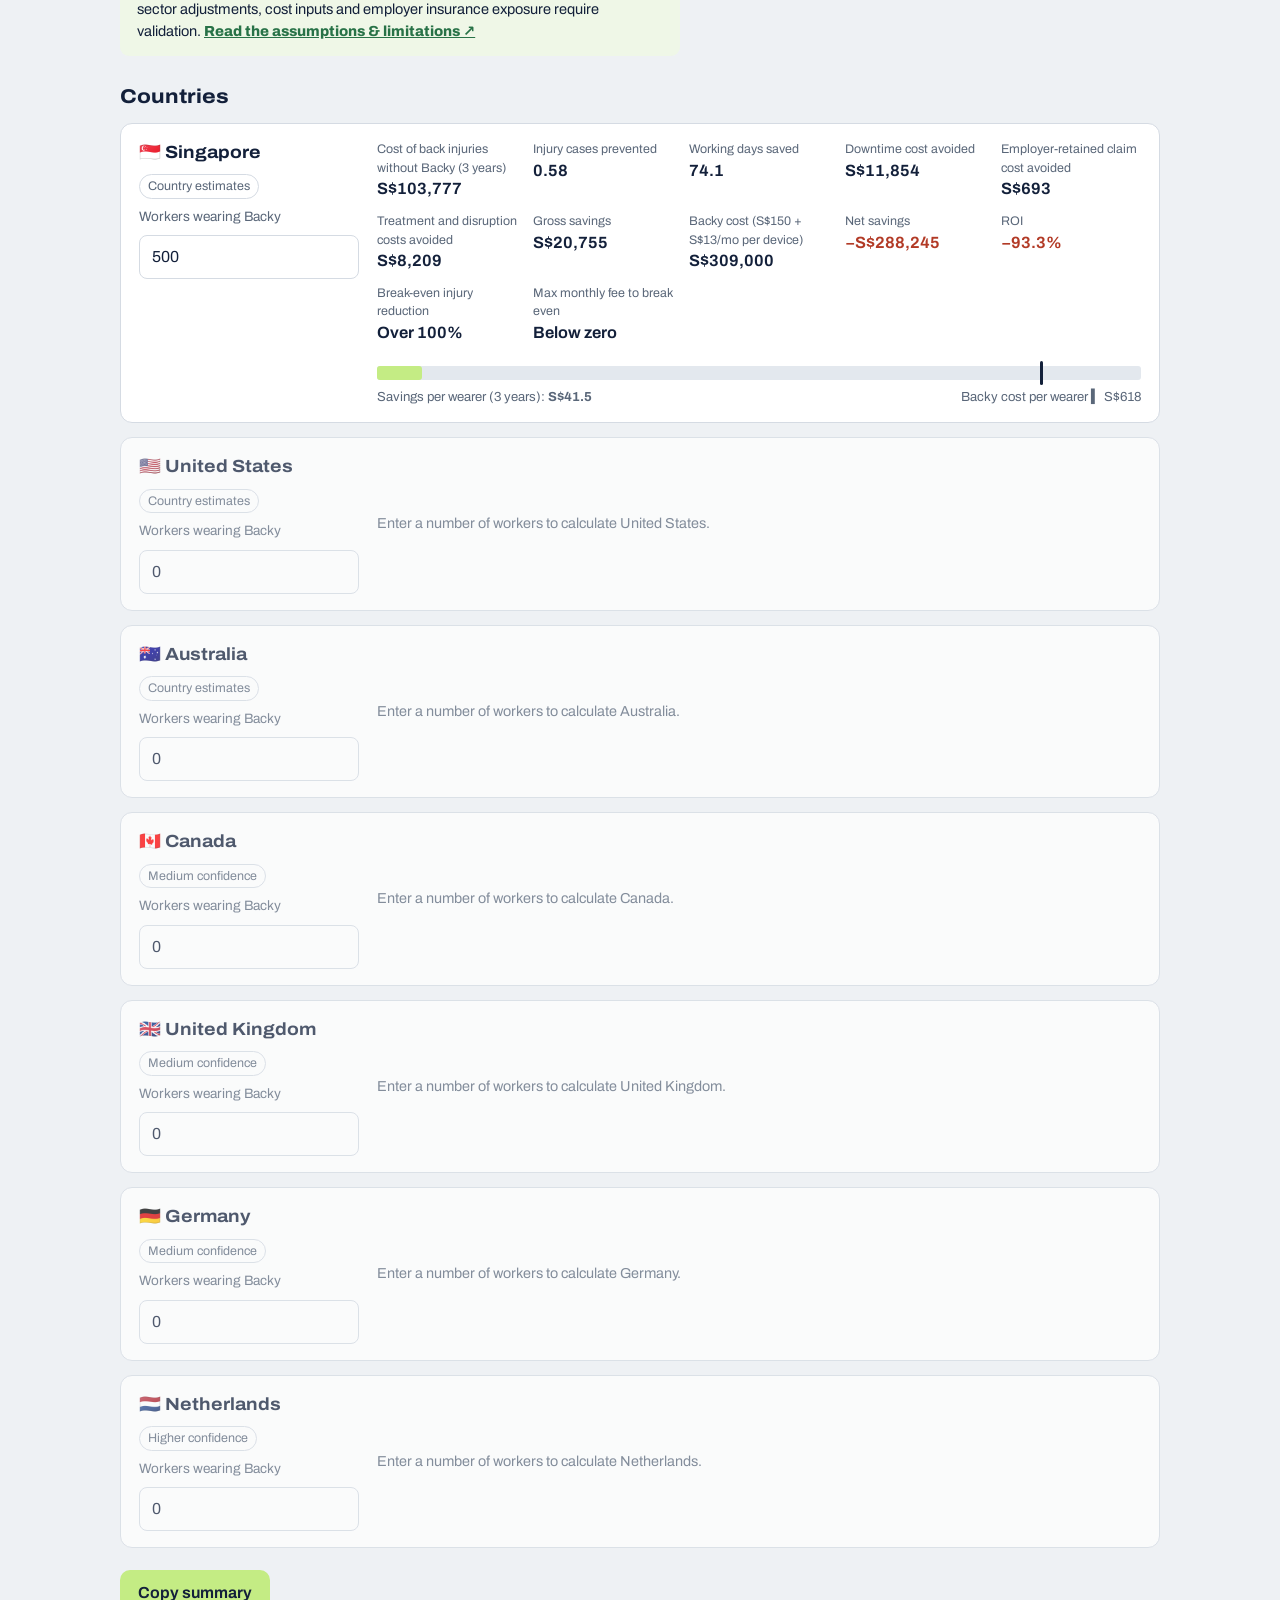
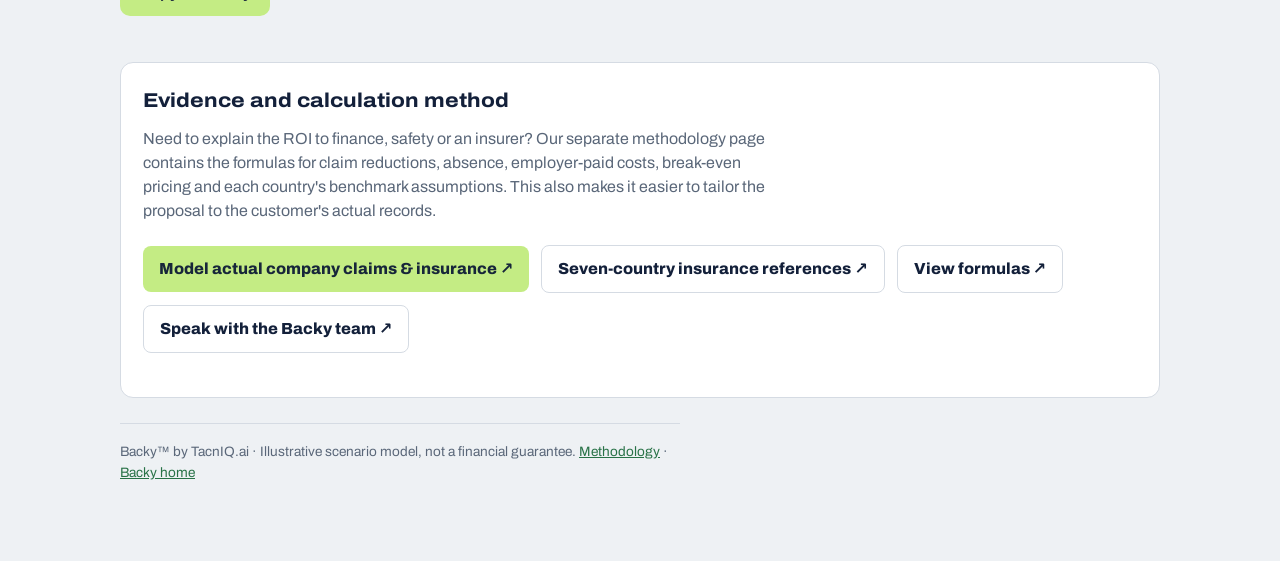
<file: roi.html>
<!DOCTYPE html>
<html lang="en">
<head>
<meta charset="utf-8">
<meta name="viewport" content="width=device-width, initial-scale=1, viewport-fit=cover">
<title>Backy™ ROI dashboard | TacnIQ.ai</title>
<meta name="description" content="Explore potential workplace back-injury and absence savings with Backy's country-specific financial ROI calculator.">
<link rel="preconnect" href="https://fonts.googleapis.com">
<link rel="preconnect" href="https://fonts.gstatic.com" crossorigin>
<link href="https://fonts.googleapis.com/css2?family=Archivo:wdth,wght@75..125,400..800&display=swap" rel="stylesheet">
<style>
:root{
  --paper:#EEF1F4; --surface:#FFFFFF; --ink:#13203A; --muted:#5A6779; --line:#D5DBE3;
  --hivis:#C4EC84; --hivis-soft:#EFF7E7; --gain:#0E7C5F; --gain-soft:#DDF2EA; --loss:#B23A26; --loss-soft:#F8E1DC;
  --track:#E3E8EE; --focus:#2F6FEB;
  color-scheme:light;
  box-sizing:border-box;
  padding-top:env(safe-area-inset-top,0px);
  padding-bottom:env(safe-area-inset-bottom,0px);
}
@media (prefers-color-scheme:dark){
  :root:not([data-theme="light"]){
    --paper:#0F1622; --surface:#172131; --ink:#E7ECF3; --muted:#9AA7B8; --line:#2A3649;
    --hivis:#C4EC84; --hivis-soft:#263924; --gain:#43C59B; --gain-soft:#12352C; --loss:#F07A63; --loss-soft:#3D1C17;
    --track:#243045; --focus:#7AA7FF; color-scheme:dark;
  }
}
:root[data-theme="dark"]{
  --paper:#0F1622; --surface:#172131; --ink:#E7ECF3; --muted:#9AA7B8; --line:#2A3649;
  --hivis:#F5BE2A; --hivis-soft:#3A2F10; --gain:#43C59B; --gain-soft:#12352C; --loss:#F07A63; --loss-soft:#3D1C17;
  --track:#243045; --focus:#7AA7FF; color-scheme:dark;
}
html{scroll-padding-top:env(safe-area-inset-top,0px)}
*,*::before,*::after{box-sizing:inherit}
body{margin:0;background:var(--paper);color:var(--ink);font-family:"Archivo",system-ui,-apple-system,"Segoe UI",Roboto,Helvetica,Arial,sans-serif;font-size:16px;line-height:1.5;font-variant-numeric:tabular-nums}
.wrap{max-width:1120px;margin:0 auto;padding:clamp(20px,4vw,48px) clamp(16px,4vw,40px) 64px}
h1{font-stretch:118%;font-weight:800;font-size:clamp(1.9rem,4.4vw,3rem);line-height:1.05;letter-spacing:-.01em;margin:0 0 .4em;max-width:18ch}
h2{font-stretch:112%;font-weight:750;font-size:1.25rem;margin:0 0 .75rem}
p{margin:0 0 1em;max-width:70ch}
.lede{color:var(--muted);font-size:1.05rem}
.stripe{height:10px;border-radius:2px;margin:0 0 28px;background:repeating-linear-gradient(-45deg,var(--hivis) 0 14px,var(--ink) 14px 28px);max-width:220px}

.controls{display:flex;flex-wrap:wrap;gap:16px 28px;align-items:flex-end;margin:28px 0 24px}
.field label,.field .lab{display:block;font-size:.85rem;color:var(--muted);margin-bottom:6px}
select,input[type=number]{font:inherit;color:var(--ink);background:var(--surface);border:1.5px solid var(--line);border-radius:8px;padding:9px 12px;min-height:44px}
select:focus-visible,input:focus-visible,button:focus-visible,summary:focus-visible{outline:3px solid var(--focus);outline-offset:2px}
.seg{display:inline-flex;border:1.5px solid var(--line);border-radius:10px;overflow:hidden;background:var(--surface)}
.seg button{font:inherit;font-size:.95rem;border:0;background:transparent;color:var(--ink);padding:10px 14px;min-height:44px;cursor:pointer}
.seg button+button{border-left:1.5px solid var(--line)}
.seg button[aria-pressed="true"]{background:var(--ink);color:var(--paper);font-weight:650}

details.adv{background:var(--surface);border:1.5px solid var(--line);border-radius:10px;padding:0 16px;margin-bottom:28px}
details.adv summary{cursor:pointer;padding:12px 0;font-weight:600}
.adv-grid{display:grid;grid-template-columns:repeat(auto-fit,minmax(190px,1fr));gap:14px;padding:4px 0 16px}
.adv-grid input{width:100%}
.hint{font-size:.85rem;color:var(--muted)}

.totals{background:var(--ink);color:var(--paper);border-radius:14px;padding:clamp(18px,3vw,28px);display:grid;grid-template-columns:1.3fr 1fr;gap:24px;margin-bottom:32px}
.totals .big{font-stretch:120%;font-weight:800;font-size:clamp(2rem,5vw,3.2rem);line-height:1}
.totals .cap{opacity:.75;font-size:.9rem;margin-top:6px}
.tgrid{display:grid;grid-template-columns:repeat(2,1fr);gap:14px 20px}
.tgrid div span{display:block;opacity:.7;font-size:.82rem}
.tgrid div strong{font-size:1.15rem;font-weight:700}
.scen-compare{grid-column:1/-1;display:grid;grid-template-columns:repeat(3,1fr);gap:10px;border-top:1px solid color-mix(in srgb,var(--paper) 25%,transparent);padding-top:16px}
.scen-compare div{font-size:.88rem}
.scen-compare b{display:block;font-size:1.05rem}
.pos{color:var(--gain)} .neg{color:var(--loss)}
.totals .pos{color:#6FE0B8} .totals .neg{color:#FF9B86}

.list{display:flex;flex-direction:column;gap:14px}
.row{background:var(--surface);border:1.5px solid var(--line);border-radius:12px;padding:16px 18px;display:grid;grid-template-columns:220px 1fr;gap:18px;align-items:start}
.row.idle{opacity:.72}
.row.idle .metrics,.row.idle .gauge{display:none}
.country{display:flex;flex-direction:column;gap:8px}
.cname{font-weight:700;font-stretch:110%;font-size:1.1rem}
.conf{font-size:.78rem;padding:2px 8px;border-radius:999px;align-self:flex-start;border:1px solid var(--line);color:var(--muted)}
.country input{width:100%}
.metrics{display:grid;grid-template-columns:repeat(auto-fit,minmax(118px,1fr));gap:10px 16px}
.metrics div span{display:block;font-size:.78rem;color:var(--muted)}
.metrics div strong{font-size:1.02rem;font-weight:650}
.gauge{grid-column:2;margin-top:2px}
.gauge .bar{position:relative;height:14px;background:var(--track);border-radius:3px}
.gauge .fill{position:absolute;inset:0 auto 0 0;border-radius:3px}
.gauge .mark{position:absolute;top:-5px;bottom:-5px;width:3px;background:var(--ink);border-radius:2px}
.gauge .legend{display:flex;justify-content:space-between;gap:12px;font-size:.82rem;color:var(--muted);margin-top:7px;flex-wrap:wrap}
.idle-note{grid-column:2;color:var(--muted);font-size:.9rem;align-self:center}

.method{margin-top:44px}
.formula{background:var(--surface);border-left:6px solid var(--hivis);padding:14px 18px;border-radius:0 10px 10px 0;margin:0 0 20px;font-size:.95rem;overflow-x:auto}
.formula code{font-family:inherit;font-weight:600}
.tablewrap{overflow-x:auto;background:var(--surface);border:1.5px solid var(--line);border-radius:12px}
table{border-collapse:collapse;width:100%;font-size:.88rem;min-width:760px}
th,td{text-align:left;padding:9px 12px;border-bottom:1px solid var(--line);vertical-align:top}
th{font-weight:650;color:var(--muted);font-size:.8rem}
tr.ctry td{background:var(--hivis-soft);font-weight:700}
.tag{font-size:.74rem;padding:1px 7px;border-radius:999px;white-space:nowrap}
.tag.Official{background:var(--gain-soft);color:var(--gain)}
.tag.Derived{background:var(--track);color:var(--ink)}
.tag.Best{background:var(--loss-soft);color:var(--loss)}
.caveat{background:var(--hivis-soft);border-radius:10px;padding:14px 18px;margin:20px 0;font-size:.95rem}
.actions{display:flex;gap:12px;align-items:center;margin:8px 0 28px;flex-wrap:wrap}
.btn{font:inherit;font-weight:650;background:var(--hivis);color:#13203A;border:0;border-radius:10px;padding:11px 18px;min-height:44px;cursor:pointer}
.btn.ghost{background:transparent;color:var(--ink);border:1.5px solid var(--line)}

@media (max-width:760px){
  .totals{grid-template-columns:1fr}
  .row{grid-template-columns:1fr}
  .gauge,.idle-note{grid-column:1}
  .scen-compare{grid-template-columns:1fr}
}
@media (prefers-reduced-motion:no-preference){ .gauge .fill{transition:width .35s ease} }

.sitebar{background:#10202c;color:#ebf5ed}.sitebar-inner{max-width:1120px;margin:auto;padding:14px 25px;display:flex;align-items:center;justify-content:space-between;gap:20px}.sitebrand{display:flex;align-items:center;gap:10px;color:#c4ec84;font-weight:800;text-decoration:none;font-size:13px;letter-spacing:.08em}.sitebrand img{width:100px;max-height:36px;object-fit:contain}.sitenav{display:flex;flex-wrap:wrap;gap:20px}.sitenav a{color:#dce9e2;text-decoration:none;font-size:13px;font-weight:600}.sitenav a[aria-current]{color:#c4ec84}.intro .label{color:#287247;font-size:12px;font-weight:800;letter-spacing:.13em;text-transform:uppercase}.intro h1{max-width:21ch;margin:10px 0 16px;font-size:clamp(2.2rem,4.5vw,3.8rem)}.intro .lede{max-width:830px;line-height:1.7}.actions-row{display:flex;gap:12px;align-items:center;flex-wrap:wrap;margin:22px 0}.actions-row a{display:inline-block;padding:11px 16px;font-weight:800;border-radius:8px;text-decoration:none}.actions-row .primary{background:var(--hivis);color:#17263a}.actions-row .secondary{background:var(--surface);border:1px solid var(--line);color:var(--ink)}.benefits{display:grid;grid-template-columns:repeat(3,1fr);gap:14px;margin:25px 0}.benefit{background:var(--surface);border:1px solid var(--line);border-radius:13px;padding:20px}.benefit small{font-size:12px;color:#327b4b;font-weight:800}.benefit h2{margin:8px 0;font-size:1.07rem}.benefit p{font-size:.92rem;color:var(--muted);margin:0}.method-link{border:1px solid var(--line);background:var(--surface);border-radius:12px;padding:20px;margin:25px 0;display:flex;gap:20px;justify-content:space-between;align-items:center}.method-link p{margin:5px 0 0;color:var(--muted);font-size:.93rem}.method-link a{color:#287247;font-weight:800}.teaser{border:1px solid var(--line);background:var(--surface);border-radius:13px;margin-top:46px;padding:22px}.teaser p{color:var(--muted)}.site-foot{border-top:1px solid var(--line);margin-top:25px;padding-top:18px;color:var(--muted);font-size:.85rem}.site-foot a{color:#287247}.trust{background:var(--hivis-soft);padding:13px 17px;border-radius:9px;margin-top:-12px;margin-bottom:25px;font-size:.91rem}.trust a{color:#287247;font-weight:800}a:focus-visible{outline:3px solid var(--focus);outline-offset:2px}@media(max-width:760px){.sitebar-inner{flex-direction:column;align-items:flex-start;gap:12px}.sitenav{gap:12px}.benefits{grid-template-columns:1fr}.method-link{align-items:flex-start;flex-direction:column}.intro h1{font-size:2.35rem}}
</style>
</head>
<body>
<header class="sitebar"><div class="sitebar-inner"><a class="sitebrand" href="index.html"><img src="assets/tacniq-logo.png" alt="TacnIQ.ai">BACKY™ ROI</a><nav class="sitenav"><a href="index.html">Backy home</a><a href="roi-industries.html">Industry impact</a><a href="roi.html" aria-current="page">Country dashboard</a><a href="roi-company.html">Company-specific ROI</a><a href="roi-insurance.html">Insurance data</a><a href="roi-methodology.html">Formulas &amp; sources</a></nav></div></header>
<main class="wrap">
<section class="intro"><div class="label">Backy™ · Workplace financial impact</div><h1>What could safer movement save your business?</h1><p class="lede">Backy is a lower-back wearable that uses real-time vibration cues to help workers recognise and adjust high-risk bending or lifting. Reducing this exposure may help prevent strain over time. Use this calculator to explore what <strong>fewer back-related absences and employer-paid injury costs</strong> could mean for your business.</p><div class="actions-row"><a class="primary" href="roi-industries.html">Compare industries &amp; HRP impact ↗</a><a class="secondary" href="#model">Use original country model ↓</a><a class="secondary" href="roi-company.html">Enter actual claims &amp; insurance costs ↗</a><a class="secondary" href="roi-methodology.html">See formulas ↗</a></div></section>
<section class="benefits"><article class="benefit"><small>01 / WORKER SAFETY</small><h2>In-shift posture feedback</h2><p>Discreet haptic reminders give workers a chance to adjust posture during everyday manual tasks.</p></article><article class="benefit"><small>02 / OPERATIONAL VALUE</small><h2>Potentially fewer lost days</h2><p>Lower injury frequency could reduce replacement labour, absence, investigation and disruption.</p></article><article class="benefit"><small>03 / FINANCIAL CASE</small><h2>Translate risk into ROI</h2><p>Compare possible employer cost avoidance against Backy devices and the recurring dashboard fee.</p></article></section>
<div class="method-link"><div><strong>How to use this dashboard</strong><p>Choose a sector, time period and scenario. Enter the number of Backy wearers by country. Results use a combination of public benchmarks and <strong>illustrative assumptions</strong>, not a guaranteed reduction in injuries.</p></div><a href="roi-methodology.html">How are savings calculated? ↗</a></div>

  <section class="controls" id="model" aria-label="Model settings">
    <div class="field">
      <label for="sector">Your workforce type</label>
      <select id="sector"></select>
    </div>
    <div class="field">
      <span class="lab" id="scenLab">Scenario</span>
      <div class="seg" role="group" aria-labelledby="scenLab" id="scenSeg"></div>
    </div>
    <div class="field">
      <span class="lab" id="perLab">Time period</span>
      <div class="seg" role="group" aria-labelledby="perLab" id="perSeg"></div>
    </div>
  </section>

  <details class="adv">
    <summary>Adjust pricing, injury reduction and employer-retained claim costs</summary>
    <div class="adv-grid">
      <div class="field"><label for="usdOt">One-time fee per device (USD)</label><input id="usdOt" type="number" min="0" step="1"><div class="hint">Used for all non-Singapore countries, converted to local currency</div></div>
      <div class="field"><label for="usdMo">Dashboard fee per device per month (USD)</label><input id="usdMo" type="number" min="0" step="0.5"></div>
      <div class="field"><label for="sgdOt">One-time fee per device (SGD)</label><input id="sgdOt" type="number" min="0" step="1"><div class="hint">Singapore pricing</div></div>
      <div class="field"><label for="sgdMo">Dashboard fee per device per month (SGD)</label><input id="sgdMo" type="number" min="0" step="0.5"></div>
      <div class="field"><label for="pc">Conservative injury reduction (%)</label><input id="pc" type="number" min="0" max="100" step="1"></div>
      <div class="field"><label for="pe">Expected injury reduction (%)</label><input id="pe" type="number" min="0" max="100" step="1"></div>
      <div class="field"><label for="po">Optimistic injury reduction (%)</label><input id="po" type="number" min="0" max="100" step="1"></div><div class="field"><label for="retained">Employer-paid share of insured claim (%)</label><input id="retained" type="number" min="0" max="100" step="1"><div class="hint">Company deductible or uninsured share. Replace with actual broker/insurer data.</div></div>
    </div>
    <div class="actions" style="margin-top:0"><button class="btn ghost" id="reset" type="button">Restore defaults</button></div>
  </details>

  <section class="totals" aria-live="polite" id="totals"></section><p class="trust"><strong>Planning estimate, not a guaranteed saving.</strong> Injury-reduction percentages, sector adjustments, cost inputs and employer insurance exposure require validation. <a href="roi-methodology.html">Read the assumptions &amp; limitations ↗</a></p>

  <h2>Countries</h2>
  <div class="list" id="list"></div>

  <div class="actions" style="margin-top:22px">
    <button class="btn" id="copy" type="button">Copy summary</button>
    <span class="hint" id="copyMsg"></span>
  </div>

  <section class="teaser"><h2>Evidence and calculation method</h2><p>Need to explain the ROI to finance, safety or an insurer? Our separate methodology page contains the formulas for claim reductions, absence, employer-paid costs, break-even pricing and each country's benchmark assumptions. This also makes it easier to tailor the proposal to the customer's actual records.</p><div class="actions-row"><a class="primary" href="roi-company.html">Model actual company claims &amp; insurance ↗</a><a class="secondary" href="roi-insurance.html">Seven-country insurance references ↗</a><a class="secondary" href="roi-methodology.html">View formulas ↗</a><a class="secondary" href="contact.html">Speak with the Backy team ↗</a></div></section><table id="srcTable" hidden><tbody></tbody></table><p class="site-foot">Backy™ by TacnIQ.ai · Illustrative scenario model, not a financial guarantee. <a href="roi-methodology.html">Methodology</a> · <a href="index.html">Backy home</a></p>
</main>

<script>
const SECTORS=[
 {id:"logistics",name:"Logistics and warehousing",m:2.2},
 {id:"healthcare",name:"Healthcare and aged care",m:2.0},
 {id:"construction",name:"Construction",m:1.8},
 {id:"manufacturing",name:"Manufacturing",m:1.5},
 {id:"retail",name:"Retail and hospitality",m:1.2},
 {id:"all",name:"National average (all industries)",m:1.0}
];
const PER={y1:{name:"Year 1",yrs:1,ot:1},on:{name:"Each later year",yrs:1,ot:0},y3:{name:"3 years",yrs:3,ot:1}};
const EP=5; // average working days per non-claim back episode
const SCEN={cons:{name:"Conservative",p:10,s:0},exp:{name:"Expected",p:20,s:0.10},opt:{name:"Optimistic",p:30,s:0.25}};

const C=[
 {id:"SG",physio:600,name:"Singapore",flag:"🇸🇬",cur:"SGD",sym:"S$",fx:1.30,conf:"Country estimates",
  rate:3.5*0.25,days:14,day:160,claim:12000,admin:500,abs:0.10,
  src:[
   ["Physio and treatment per non-claim episode","S$600","Best","6 physio sessions plus GP visit at private clinics, typically covered by employer medical benefits"],
   ["Claim rate (all injuries)","3.5 per 1,000","Best","Approx. MOM Workplace Safety & Health reported injury rate; verify against latest MOM report"],
   ["Share that is back / manual-handling","25%","Best","MOM: 91% of reported WRMSDs (2020–H1 2024) were back injuries; share of all injuries assumed"],
   ["Days lost per case","14","Best","Working assumption from earlier Backy model"],
   ["Daily cost of a lost day","S$160","Best","Manual-worker daily earnings, MOM wage data (approx.)"],
   ["Claim cost per case","S$12,000","Best","WICA medical cap is S$53,000 from Nov 2025; that is a ceiling, not an average"],
   ["Admin cost per case","S$500","Best","Investigation and disruption, earlier Backy model"],
   ["Non-claim back absence","0.10 days / worker / yr","Best","Back-related MC days not filed under WICA"]]},
 {id:"US",physio:700,name:"United States",flag:"🇺🇸",cur:"USD",sym:"US$",fx:1,conf:"Country estimates",
  rate:8*0.25,days:10,day:190,claim:40000,admin:1000,abs:0.05,
  src:[
   ["Physio and treatment per non-claim episode","US$700","Best","Employer health-plan share of ~8 outpatient physical-therapy sessions"],
   ["Claim rate (all injuries)","8 per 1,000","Official","BLS 2025: 0.8 days-away-from-work cases per 100 FTE"],
   ["Share that is back / manual-handling","25%","Derived","BLS case circumstances: overexertion and back cases as share of days-away cases"],
   ["Days lost per case","10","Best","Near BLS median days away for strain cases"],
   ["Daily cost of a lost day","US$190","Best","BLS wages for material-moving occupations (approx.)"],
   ["Claim cost per case","US$40,000","Best","Typical lost-time workers’ comp claim (NCCI, all injury types)"],
   ["Admin cost per case","US$1,000","Best","OSHA Safety Pays indirect-cost approach"],
   ["Non-claim back absence","0.05 days / worker / yr","Best","Back absence without a comp claim"]]},
 {id:"AU",physio:450,name:"Australia",flag:"🇦🇺",cur:"AUD",sym:"A$",fx:1.53,conf:"Country estimates",
  rate:51800/14.5e6*1000*0.8,days:47.5,day:330,claim:21200,admin:800,abs:0.07,
  src:[
   ["Physio and treatment per non-claim episode","A$450","Best","Employer-funded early-intervention physio, ~5 sessions at ~A$90"],
   ["Serious body-stressing claims","51,800 (2024–25)","Official","Safe Work Australia; ÷ ~14.5M employed (ABS) = 3.6 per 1,000"],
   ["Share that is back / bending-lifting","80%","Best","Back and trunk share of body-stressing claims"],
   ["Days lost per case","47.5","Official","Median 9.5 weeks lost per serious claim × 5 days"],
   ["Daily cost of a lost day","A$330","Best","ABS average weekly earnings, adjusted for manual roles"],
   ["Claim cost per case","A$21,200","Official","Median compensation per serious body-stressing claim, 2024–25"],
   ["Admin cost per case","A$800","Best","Investigation, return-to-work coordination"],
   ["Non-claim back absence","0.07 days / worker / yr","Best","Short absences below the serious-claim threshold"]]},
 {id:"CA",physio:500,name:"Canada",flag:"🇨🇦",cur:"CAD",sym:"C$",fx:1.38,conf:"Medium confidence",
  rate:267199/20.5e6*1000*0.25,days:30,day:230,claim:30000,admin:800,abs:0.05,
  src:[
   ["Physio and treatment per non-claim episode","C$500","Best","Extended health benefits physiotherapy, ~5 sessions at ~C$100"],
   ["Accepted lost-time claims","267,199 (2024)","Official","AWCBC, all injury types; ÷ ~20.5M employed = 13.0 per 1,000"],
   ["Share that is back / manual-handling","25%","Best","Back strains as share of lost-time claims"],
   ["Days lost per case","30","Best","Typical provincial lost-time duration"],
   ["Daily cost of a lost day","C$230","Best","Statistics Canada earnings, adjusted for manual roles"],
   ["Claim cost per case","C$30,000","Best","Provincial board lost-time claim costs vary widely"],
   ["Admin cost per case","C$800","Best","Investigation, modified-duty coordination"],
   ["Non-claim back absence","0.05 days / worker / yr","Best","Back absence without a board claim"]]},
 {id:"UK",physio:300,name:"United Kingdom",flag:"🇬🇧",cur:"GBP",sym:"£",fx:0.76,conf:"Medium confidence",
  rate:0,days:0,day:120,claim:0,admin:0,abs:7.1e6/33e6*0.4,
  src:[
   ["Physio and treatment per non-claim episode","£300","Best","Employer-funded occupational-health physio, ~5 sessions at ~£60"],
   ["MSD working days lost","7.1M (2024/25)","Official","HSE; ÷ ~33M workers = 0.22 days per worker"],
   ["Share of MSD days that are back","40%","Best","HSE splits back, upper-limb and lower-limb cases"],
   ["Days lost per back case","13.2","Official","HSE 2024/25, shown for reference"],
   ["Daily cost of a lost day","£120","Best","ONS earnings for manual roles, employer sick pay and cover"],
   ["Claims stream","Not applied","Derived","No workers’ comp system; employer’s liability claims excluded"]]},
 {id:"DE",physio:0,name:"Germany",flag:"🇩🇪",cur:"EUR",sym:"€",fx:0.88,conf:"Medium confidence",
  rate:0,days:0,day:26.1e9/171.3e6,claim:0,admin:0,abs:171.3e6/46e6*0.45*0.35,
  src:[
   ["Physio and treatment per non-claim episode","€0","Best","Treatment covered by statutory health insurance, not the employer"],
   ["MSD sick days","171.3M (2024)","Official","BAuA; ÷ ~46M employees = 3.7 days per employee"],
   ["Share that is back","45%","Best","Back conditions as share of MSD sick days"],
   ["Share addressable at work","35%","Best","BAuA figures cover all MSD absence, not only work-caused"],
   ["Daily cost of a lost day","€152","Derived","BAuA €26.1bn lost production ÷ 171.3M days"],
   ["Claims stream","Not applied","Derived","Employer pays sick wages for 6 weeks; MSDs rarely recognised as occupational disease"]]},
 {id:"NL",physio:450,name:"Netherlands",flag:"🇳🇱",cur:"EUR",sym:"€",fx:0.88,conf:"Higher confidence",
  rate:0,days:0,day:230,claim:0,admin:0,abs:(2.2e9/9.3e6)/230*0.5,
  src:[
   ["Physio and treatment per non-claim episode","€450","Best","Occupational-health service (arbodienst) case management and physio, employer-funded"],
   ["Employer-paid wages, work-related MSD absence","€2.2bn (2024 data)","Official","TNO; ÷ ~9.3M employees ≈ €237 per employee"],
   ["Share that is back","50%","Best","Back conditions as share of work-related MSD"],
   ["Daily cost of a lost day","€230","Best","Average daily wage; employers pay sick wages for up to 2 years"],
   ["Claims stream","Not applied","Derived","No separate workers’ comp; cost sits with employer sick pay"]]}
];

const DEF={workers:{SG:500,US:0,AU:0,CA:0,UK:0,DE:0,NL:0},sector:"logistics",scen:"exp",per:"y3",retained:10,usdOt:120,usdMo:10,sgdOt:150,sgdMo:13,p:{cons:10,exp:20,opt:30}};
const KEY="backy-roi-v3";
let S=JSON.parse(JSON.stringify(DEF));
try{const v=localStorage.getItem(KEY); if(v){const o=JSON.parse(v); S={...S,...o,workers:{...S.workers,...(o.workers||{})},p:{...S.p,...(o.p||{})}};}}catch(e){}
function save(){try{localStorage.setItem(KEY,JSON.stringify(S))}catch(e){}}

const $=id=>document.getElementById(id);
function money(v,sym){const a=Math.abs(v);const d=a<100?1:0;const s=a.toLocaleString("en",{minimumFractionDigits:0,maximumFractionDigits:d});return (v<0?"−":"")+sym+s}
function pct(v){if(!isFinite(v))return "—";return (v<0?"−":"")+Math.abs(v).toLocaleString("en",{maximumFractionDigits:1})+"%"}
function num(v,d=1){return v.toLocaleString("en",{maximumFractionDigits:d})}

function fees(c){return c.id==="SG"?{ot:S.sgdOt,mo:S.sgdMo}:{ot:S.usdOt*c.fx,mo:S.usdMo*c.fx}}
function calc(c,w,scKey,perKey=S.per){
  const m=SECTORS.find(s=>s.id===S.sector).m, P=S.p[scKey]/100, sh=S.retained/100, pe=PER[perKey], y=pe.yrs;
  const R=c.rate*m/1000, caseCost=c.days*c.day+sh*c.claim+c.admin;
  const perW=R*caseCost+c.abs*m*(c.day+c.physio/EP);   // yearly savings per wearer at 100% reduction
  const f=fees(c), price=pe.ot*f.ot+12*f.mo*y;            // Backy cost per wearer for the period
  const sav=perW*P*y, gross=w*sav, cost=w*price, net=gross-cost;
  const prevented=w*R*P*y, otherAbsDays=w*c.abs*m*P*y;
  const downtime=prevented*c.days*c.day+otherAbsDays*c.day;
  const retainedClaims=prevented*sh*c.claim;
  const otherCosts=prevented*c.admin+otherAbsDays*c.physio/EP;
  return {gross,cost,net,downtime,retainedClaims,otherCosts,roi:cost?net/cost*100:NaN,cases:prevented,days:prevented*c.days+otherAbsDays,
    baseline:w*perW*y,sav,price,beRed:perW>0?price/(perW*y)*100:Infinity,
    maxMo:(sav-pe.ot*f.ot)/(12*y),f};
}

function initControls(){
  $("sector").innerHTML=SECTORS.map(s=>`<option value="${s.id}">${s.name}</option>`).join("");
  $("sector").value=S.sector;
  $("sector").onchange=e=>{S.sector=e.target.value;save();render()};
  $("scenSeg").innerHTML=Object.entries(SCEN).map(([k,v])=>`<button type="button" data-k="${k}">${v.name}</button>`).join("");
  $("scenSeg").onclick=e=>{const b=e.target.closest("button");if(!b)return;S.scen=b.dataset.k;save();render()};
  $("perSeg").innerHTML=Object.entries(PER).map(([k,v])=>`<button type="button" data-k="${k}">${v.name}</button>`).join("");
  $("perSeg").onclick=e=>{const b=e.target.closest("button");if(!b)return;S.per=b.dataset.k;save();render()};
  const bind=(id,get,set)=>{const el=$(id);el.value=get();el.oninput=()=>{const v=parseFloat(el.value);if(!isNaN(v)&&v>=0){set(v);save();render()}}};
  bind("usdOt",()=>S.usdOt,v=>S.usdOt=v);
  bind("usdMo",()=>S.usdMo,v=>S.usdMo=v);
  bind("sgdOt",()=>S.sgdOt,v=>S.sgdOt=v);
  bind("sgdMo",()=>S.sgdMo,v=>S.sgdMo=v);
  bind("pc",()=>S.p.cons,v=>S.p.cons=Math.min(v,100));
  bind("pe",()=>S.p.exp,v=>S.p.exp=Math.min(v,100));
  bind("po",()=>S.p.opt,v=>S.p.opt=Math.min(v,100));
  bind("retained",()=>S.retained,v=>S.retained=Math.min(v,100));
  $("reset").onclick=()=>{const w=S.workers;S=JSON.parse(JSON.stringify(DEF));S.workers=w;save();
    ["usdOt","usdMo","sgdOt","sgdMo"].forEach(k=>$(k).value=S[k]);$("pc").value=S.p.cons;$("pe").value=S.p.exp;$("po").value=S.p.opt;$("retained").value=S.retained;$("sector").value=S.sector;render()};

  $("list").innerHTML=C.map(c=>`
   <article class="row" id="row-${c.id}">
     <div class="country">
       <div class="cname">${c.flag} ${c.name}</div>
       <span class="conf">${c.conf}</span>
       <label class="hint" for="w-${c.id}">Workers wearing Backy</label>
       <input id="w-${c.id}" type="number" min="0" step="10" inputmode="numeric" value="${S.workers[c.id]||0}">
     </div>
     <div class="metrics" id="m-${c.id}"></div>
     <div class="idle-note" id="i-${c.id}">Enter a number of workers to calculate ${c.name}.</div>
     <div class="gauge" id="g-${c.id}"></div>
   </article>`).join("");
  C.forEach(c=>{$("w-"+c.id).oninput=e=>{const v=Math.max(0,Math.round(parseFloat(e.target.value)||0));S.workers[c.id]=v;save();render()}});

  $("srcTable").querySelector("tbody").innerHTML=C.map(c=>
    `<tr class="ctry"><td colspan="4">${c.flag} ${c.name} (${c.cur}, ≈${c.fx} per USD)</td></tr>`+
    `<tr><td>Backy pricing</td><td>${c.id==="SG"?"S$150 one-time + S$13 / month":"US$120 one-time + US$10 / month, converted"}</td><td><span class="tag Official">Official</span></td><td>Backy price list, per device</td></tr>`+
    c.src.map(r=>`<tr><td>${r[0]}</td><td>${r[1]}</td><td><span class="tag ${r[2]}">${r[2]==="Best"?"Best estimate":r[2]}</span></td><td>${r[3]}</td></tr>`).join("")).join("");
}

function render(){
  document.querySelectorAll("#scenSeg button").forEach(b=>b.setAttribute("aria-pressed",b.dataset.k===S.scen));
  document.querySelectorAll("#perSeg button").forEach(b=>b.setAttribute("aria-pressed",b.dataset.k===S.per));
  const pl=PER[S.per].name.toLowerCase();
  const tot={cons:{g:0,c:0,d:0,k:0,o:0},exp:{g:0,c:0,d:0,k:0,o:0},opt:{g:0,c:0,d:0,k:0,o:0}}; let workers=0, cases=0, days=0, baseline=0;
  C.forEach(c=>{
    const w=S.workers[c.id]||0, row=$("row-"+c.id);
    Object.keys(SCEN).forEach(k=>{const r=calc(c,w,k);tot[k].g+=r.gross/c.fx;tot[k].c+=r.cost/c.fx;tot[k].d+=r.downtime/c.fx;tot[k].k+=r.retainedClaims/c.fx;tot[k].o+=r.otherCosts/c.fx});
    row.classList.toggle("idle",!w);
    $("i-"+c.id).style.display=w?"none":"";
    if(!w)return;
    const r=calc(c,w,S.scen); workers+=w; cases+=r.cases; days+=r.days; baseline+=r.baseline/c.fx;
    const cls=r.net>=0?"pos":"neg";
    $("m-"+c.id).innerHTML=`
      <div><span>Cost of back injuries without Backy (${pl})</span><strong>${money(r.baseline,c.sym)}</strong></div>
      <div><span>Injury cases prevented</span><strong>${num(r.cases,2)}</strong></div>
      <div><span>Working days saved</span><strong>${num(r.days,1)}</strong></div>
      <div><span>Downtime cost avoided</span><strong>${money(r.downtime,c.sym)}</strong></div>
      <div><span>Employer-retained claim cost avoided</span><strong>${money(r.retainedClaims,c.sym)}</strong></div>
      <div><span>Treatment and disruption costs avoided</span><strong>${money(r.otherCosts,c.sym)}</strong></div>
      <div><span>Gross savings</span><strong>${money(r.gross,c.sym)}</strong></div>
      <div><span>Backy cost (${money(r.f.ot,c.sym)} + ${money(r.f.mo,c.sym)}/mo per device)</span><strong>${money(r.cost,c.sym)}</strong></div>
      <div><span>Net savings</span><strong class="${cls}">${money(r.net,c.sym)}</strong></div>
      <div><span>ROI</span><strong class="${cls}">${pct(r.roi)}</strong></div>
      <div><span>Break-even injury reduction</span><strong>${r.beRed>100?"Over 100%":pct(r.beRed)}</strong></div>
      <div><span>Max monthly fee to break even</span><strong>${r.maxMo>0?money(r.maxMo,c.sym):"Below zero"}</strong></div>`;
    const max=Math.max(r.sav,r.price)*1.15||1;
    $("g-"+c.id).innerHTML=`
      <div class="bar" role="img" aria-label="Savings per wearer ${money(r.sav,c.sym)} versus Backy cost per wearer ${money(r.price,c.sym)}">
        <div class="fill" style="width:${r.sav/max*100}%;background:${r.sav>=r.price?"var(--gain)":"var(--hivis)"}"></div>
        <div class="mark" style="left:calc(${r.price/max*100}% - 1px)"></div>
      </div>
      <div class="legend"><span>Savings per wearer (${pl}): <b>${money(r.sav,c.sym)}</b></span><span>Backy cost per wearer ▍ ${money(r.price,c.sym)}</span></div>`;
  });
  const t=tot[S.scen], net=t.g-t.c, roi=t.c?net/t.c*100:NaN, cls=net>=0?"pos":"neg";
  $("totals").innerHTML=workers?`
    <div><div class="big ${cls}">${money(net,"US$")}</div>
      <div class="cap">Net savings across all countries, ${pl}, ${SCEN[S.scen].name.toLowerCase()} scenario (${S.p[S.scen]}% injury reduction), in USD</div></div>
    <div class="tgrid">
      <div><span>Workers wearing Backy</span><strong>${workers.toLocaleString("en")}</strong></div>
      <div><span>ROI</span><strong class="${cls}">${pct(roi)}</strong></div>
      <div><span>Gross savings</span><strong>${money(t.g,"US$")}</strong></div>
      <div><span>Downtime saved</span><strong>${money(t.d,"US$")}</strong></div>
      <div><span>Employer-retained claims saved</span><strong>${money(t.k,"US$")}</strong></div>
      <div><span>Other costs avoided</span><strong>${money(t.o,"US$")}</strong></div>
      <div><span>Backy cost</span><strong>${money(t.c,"US$")}</strong></div>
      <div><span>Cases prevented</span><strong>${num(cases,2)}</strong></div>
      <div><span>Days saved</span><strong>${num(days,0)}</strong></div>
    </div>
    <div class="scen-compare">${Object.entries(SCEN).map(([k,v])=>{const n=tot[k].g-tot[k].c;return `<div>${v.name} (${S.p[k]}%)<b class="${n>=0?"pos":"neg"}">${money(n,"US$")}</b></div>`}).join("")}</div>`
   :`<div><div class="big">Add workers below</div><div class="cap">Totals appear once at least one country has Backy wearers.</div></div>`;
}

$("copy").onclick=async()=>{
  const sec=SECTORS.find(s=>s.id===S.sector).name;
  let lines=[`Backy ROI summary — ${sec}, ${PER[S.per].name}, ${SCEN[S.scen].name} scenario (${S.p[S.scen]}% assumed injury reduction). Pricing: US$${S.usdOt} one-time + US$${S.usdMo}/month per device; Singapore S$${S.sgdOt} + S$${S.sgdMo}/month`];
  let g=0,c=0;
  C.forEach(x=>{const w=S.workers[x.id]||0;if(!w)return;const r=calc(x,w,S.scen);g+=r.gross/x.fx;c+=r.cost/x.fx;
    lines.push(`${x.name}: ${w} workers, savings ${money(r.gross,x.sym)}, cost ${money(r.cost,x.sym)}, net ${money(r.net,x.sym)}, downtime avoided ${money(r.downtime,x.sym)}, retained claims avoided ${money(r.retainedClaims,x.sym)}, other costs avoided ${money(r.otherCosts,x.sym)}, ROI ${pct(r.roi)}, max monthly fee to break even ${r.maxMo>0?money(r.maxMo,x.sym):"below zero"}`)});
  lines.push(`Total (USD, approx. FX): savings ${money(g,"US$")}, cost ${money(c,"US$")}, net ${money(g-c,"US$")}`);
  lines.push("Injury-reduction percentages and employer-retained claim costs are assumptions, not proven Backy outcomes.");
  const txt=lines.join("\n");
  try{await navigator.clipboard.writeText(txt);$("copyMsg").textContent="Copied to clipboard."}
  catch(e){const ta=document.createElement("textarea");ta.value=txt;document.body.appendChild(ta);ta.select();
    try{document.execCommand("copy");$("copyMsg").textContent="Copied to clipboard."}catch(e2){$("copyMsg").textContent="Copy blocked by the browser. Select the figures manually."}ta.remove()}
};

initControls(); render();
</script>
</body>
</html>
</file>
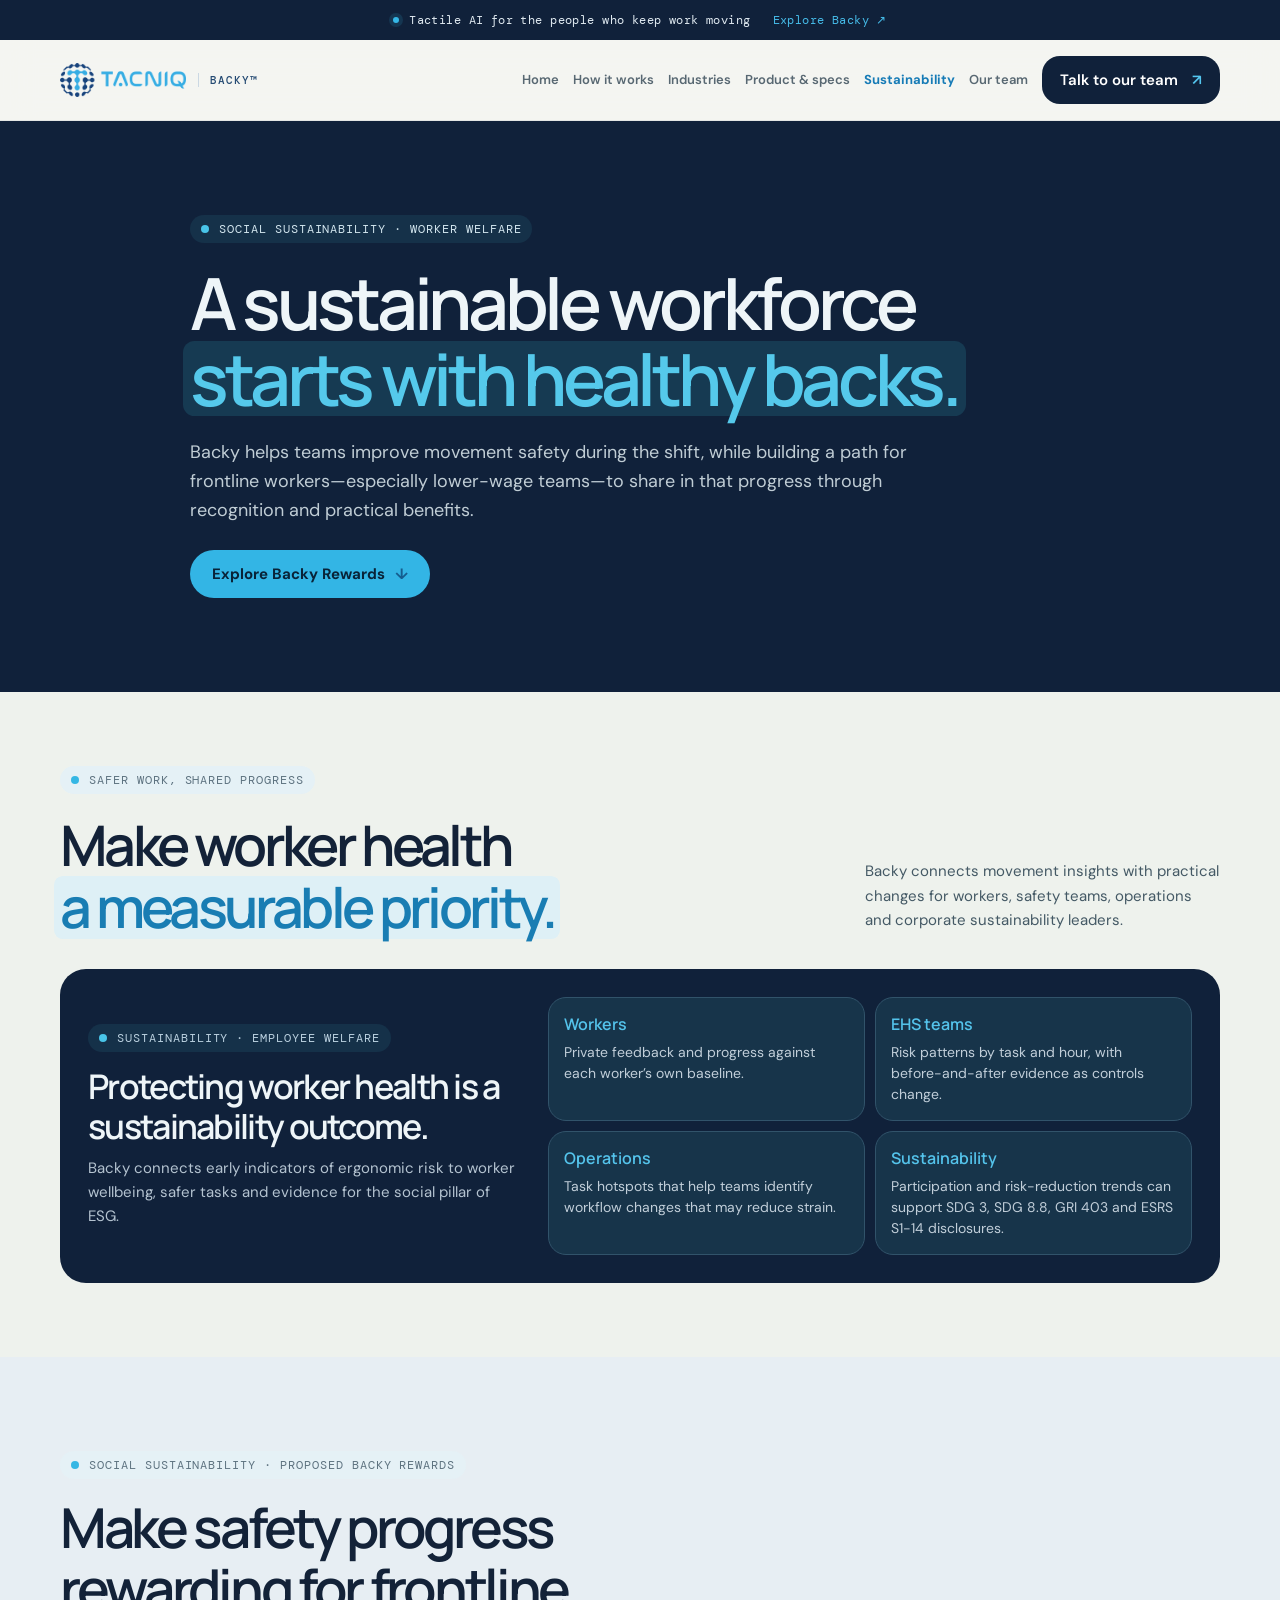
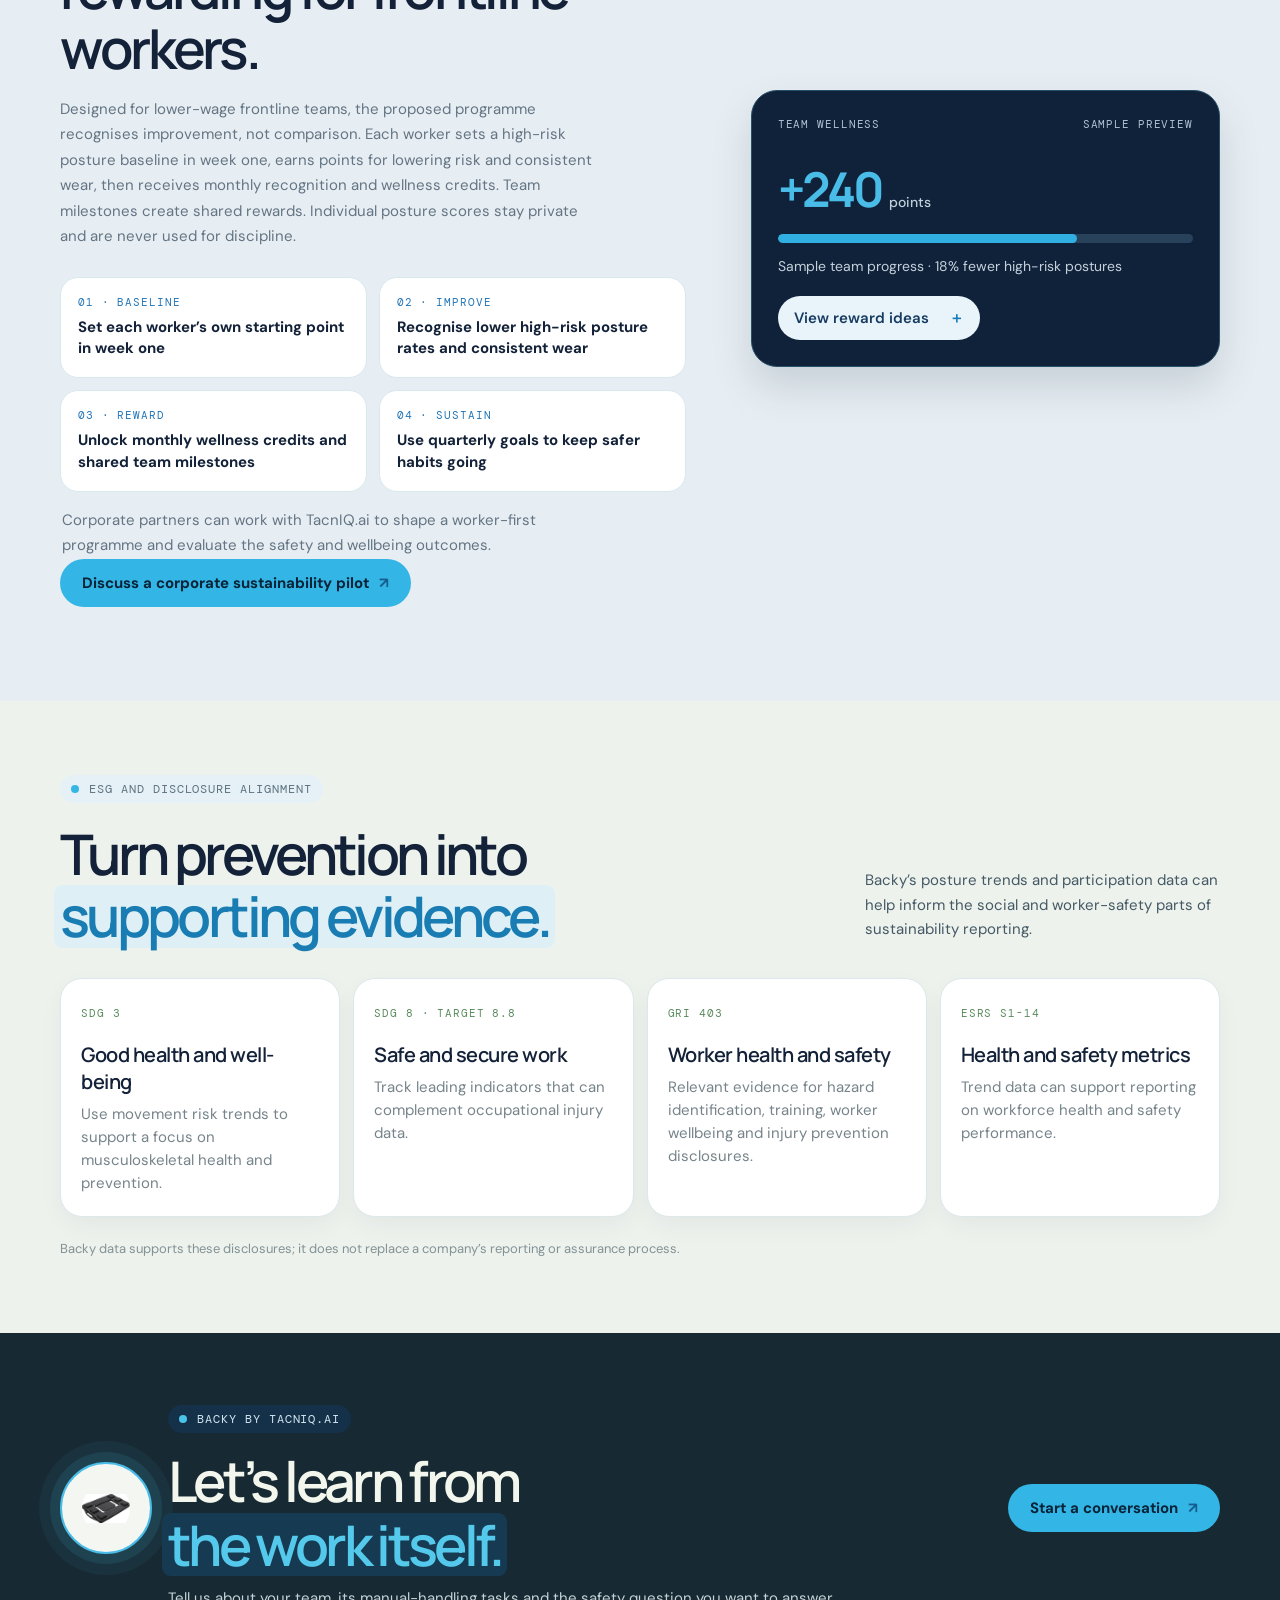
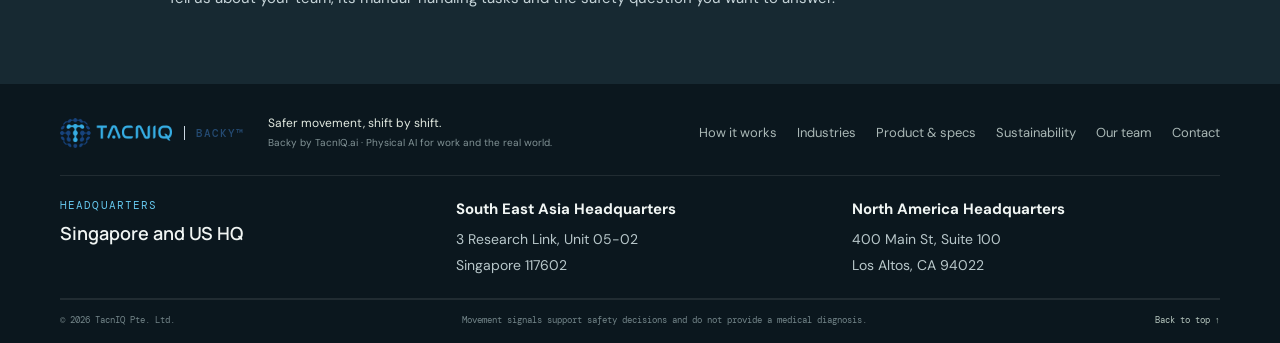
<file: sustainability.html>
<!doctype html>
<html lang="en">
<head>
  <meta charset="utf-8">
  <meta name="viewport" content="width=device-width, initial-scale=1">
  <meta name="theme-color" content="#10213a">
  <meta name="description" content="Explore Backy’s worker-centred social sustainability initiative, proposed rewards and ESG reporting alignment.">
  <title>Social Sustainability | Backy by TacnIQ.ai</title>
  <link rel="preconnect" href="https://fonts.googleapis.com">
  <link rel="preconnect" href="https://fonts.gstatic.com" crossorigin>
  <link href="https://fonts.googleapis.com/css2?family=DM+Mono:wght@400;500&family=DM+Sans:wght@400;500;600;700&family=Manrope:wght@400;500;600;700;800&display=swap" rel="stylesheet">
  <link rel="stylesheet" href="styles.css?v=16">
</head>
<body><div class="announcement"><span class="pulse"></span> Tactile AI for the people who keep work moving <a href="how-it-works.html">Explore Backy <span aria-hidden="true">↗</span></a></div><header class="nav-wrap"><nav class="nav container" aria-label="Main navigation"><a class="brand brand-tacniq" href="index.html" aria-label="TacnIQ.ai — Backy home"><img class="brand-logo" src="assets/tacniq-logo.png" alt="TacnIQ.ai"><span class="brand-product">BACKY™</span></a><button class="menu-toggle" aria-expanded="false" aria-controls="nav-links" aria-label="Open menu"><span></span><span></span></button><div class="nav-links" id="nav-links"><a href="index.html" data-tip="A concise Backy overview and product demonstration." title="A concise Backy overview and product demonstration.">Home</a><a href="how-it-works.html" data-tip="See how movement sensing and haptic cues lead to safer tasks." title="See how movement sensing and haptic cues lead to safer tasks.">How it works</a><a href="industries.html" data-tip="Review pilot outcomes and the workplaces where Backy fits." title="Review pilot outcomes and the workplaces where Backy fits.">Industries</a><a href="product.html" data-tip="Explore the wearable, software, pricing and technical details." title="Explore the wearable, software, pricing and technical details.">Product &amp; specs</a><a href="sustainability.html" class="active-link" aria-current="page" data-tip="Learn about worker wellbeing, Backy Rewards and ESG alignment." title="Learn about worker wellbeing, Backy Rewards and ESG alignment.">Sustainability</a><a href="team.html" data-tip="Meet the founding and execution teams." title="Meet the founding and execution teams.">Our team</a><a class="nav-cta" href="contact.html" data-tip="Plan a Backy pilot or ask about a corporate partnership." title="Plan a Backy pilot or ask about a corporate partnership.">Talk to our team <span aria-hidden="true">↗</span></a></div></nav></header><main id="top"><section class="sustainability-hero"><div class="container sustainability-hero-inner"><div class="eyebrow eyebrow-light"><span class="eyebrow-line"></span> SOCIAL SUSTAINABILITY · WORKER WELFARE</div><h1>A sustainable workforce<br><em>starts with healthy backs.</em></h1><p>Backy helps teams improve movement safety during the shift, while building a path for frontline workers—especially lower-wage teams—to share in that progress through recognition and practical benefits.</p><a class="button button-lime" href="#rewards">Explore Backy Rewards <span>↓</span></a></div></section>
<section class="section-light sustainability-detail"><div class="container"><div class="section-heading"><div><div class="eyebrow"><span class="eyebrow-line"></span> SAFER WORK, SHARED PROGRESS</div><h2>Make worker health<br><em>a measurable priority.</em></h2></div><p>Backy connects movement insights with practical changes for workers, safety teams, operations and corporate sustainability leaders.</p></div><div class="stakeholder-panel">
          <div><div class="eyebrow eyebrow-light"><span class="eyebrow-line"></span> SUSTAINABILITY · EMPLOYEE WELFARE</div><h3>Protecting worker health is a sustainability outcome.</h3><p>Backy connects early indicators of ergonomic risk to worker wellbeing, safer tasks and evidence for the social pillar of ESG.</p></div>
          <div class="stakeholder-list"><article><strong>Workers</strong><span>Private feedback and progress against each worker’s own baseline.</span></article><article><strong>EHS teams</strong><span>Risk patterns by task and hour, with before-and-after evidence as controls change.</span></article><article><strong>Operations</strong><span>Task hotspots that help teams identify workflow changes that may reduce strain.</span></article><article><strong>Sustainability</strong><span>Participation and risk-reduction trends can support SDG 3, SDG 8.8, GRI 403 and ESRS S1-14 disclosures.</span></article></div>
        </div></div></section>
<section class="rewards-section" id="rewards"><div class="container rewards-layout"><div><div class="eyebrow"><span class="eyebrow-line"></span> SOCIAL SUSTAINABILITY · PROPOSED BACKY REWARDS</div><h2>Make safety progress rewarding for frontline workers.</h2><p>Designed for lower-wage frontline teams, the proposed programme recognises improvement, not comparison. Each worker sets a high-risk posture baseline in week one, earns points for lowering risk and consistent wear, then receives monthly recognition and wellness credits. Team milestones create shared rewards. Individual posture scores stay private and are never used for discipline.</p><div class="reward-steps"><article><span>01 · BASELINE</span><strong>Set each worker’s own starting point in week one</strong></article><article><span>02 · IMPROVE</span><strong>Recognise lower high-risk posture rates and consistent wear</strong></article><article><span>03 · REWARD</span><strong>Unlock monthly wellness credits and shared team milestones</strong></article><article><span>04 · SUSTAIN</span><strong>Use quarterly goals to keep safer habits going</strong></article></div><p class="pricing-note">Corporate partners can work with TacnIQ.ai to shape a worker-first programme and evaluate the safety and wellbeing outcomes.</p><a class="button button-lime" href="mailto:hello@tacniq.ai?subject=Backy%20social%20sustainability%20partnership">Discuss a corporate sustainability pilot <span>↗</span></a></div><div class="reward-demo" aria-label="Backy rewards concept preview"><div class="reward-demo-top"><span>TEAM WELLNESS</span><span>SAMPLE PREVIEW</span></div><strong>+240 <small>points</small></strong><div class="reward-progress"><span></span></div><p>Sample team progress · 18% fewer high-risk postures</p><button type="button" class="reward-action" aria-pressed="false">View reward ideas <span>＋</span></button><div class="reward-ideas" hidden>Wellness credits · team meal · recognition milestone</div></div></div></section>
<section class="section-light process-section"><div class="container"><div class="section-heading"><div><div class="eyebrow"><span class="eyebrow-line"></span> ESG AND DISCLOSURE ALIGNMENT</div><h2>Turn prevention into<br><em>supporting evidence.</em></h2></div><p>Backy’s posture trends and participation data can help inform the social and worker-safety parts of sustainability reporting.</p></div><div class="process-grid disclosure-grid"><article><span>SDG 3</span><h3>Good health and well-being</h3><p>Use movement risk trends to support a focus on musculoskeletal health and prevention.</p></article><article><span>SDG 8 · TARGET 8.8</span><h3>Safe and secure work</h3><p>Track leading indicators that can complement occupational injury data.</p></article><article><span>GRI 403</span><h3>Worker health and safety</h3><p>Relevant evidence for hazard identification, training, worker wellbeing and injury prevention disclosures.</p></article><article><span>ESRS S1-14</span><h3>Health and safety metrics</h3><p>Trend data can support reporting on workforce health and safety performance.</p></article></div><p class="results-note disclosure-note">Backy data supports these disclosures; it does not replace a company’s reporting or assurance process.</p></div></section>
<section class="final-cta"><div class="container final-cta-inner"><div class="cta-orb"><img src="assets/backy-spec-device.png" alt="Backy wearable device"></div><div><div class="eyebrow eyebrow-light"><span class="eyebrow-line"></span> BACKY BY TACNIQ.AI</div><h2>Let’s learn from<br><em>the work itself.</em></h2><p>Tell us about your team, its manual-handling tasks and the safety question you want to answer.</p></div><a class="button button-lime" href="contact.html">Start a conversation <span>↗</span></a></div></section></main><footer class="footer"><div class="container footer-main"><a class="brand brand-tacniq footer-brand" href="index.html" aria-label="TacnIQ.ai — Backy home"><img class="brand-logo" src="assets/tacniq-logo.png" alt="TacnIQ.ai"><span class="brand-product">BACKY™</span></a><p>Safer movement, shift by shift.<br><span>Backy by TacnIQ.ai · Physical AI for work and the real world.</span></p><div class="footer-links"><a href="how-it-works.html">How it works</a><a href="industries.html">Industries</a><a href="product.html">Product &amp; specs</a><a href="sustainability.html">Sustainability</a><a href="team.html">Our team</a><a href="contact.html">Contact</a></div></div><div class="container footer-offices" aria-label="Singapore and US headquarters">
    <div class="office-heading"><span>HEADQUARTERS</span><strong>Singapore and US HQ</strong></div>
    <address><strong>South East Asia Headquarters</strong><span>3 Research Link, Unit 05-02</span><span>Singapore 117602</span></address>
    <address><strong>North America Headquarters</strong><span>400 Main St, Suite 100</span><span>Los Altos, CA 94022</span></address>
  </div><div class="container footer-bottom"><span>© 2026 TacnIQ Pte. Ltd.</span><span>Movement signals support safety decisions and do not provide a medical diagnosis.</span><a href="#top">Back to top ↑</a></div></footer><script src="script.js"></script></body></html>
</file>
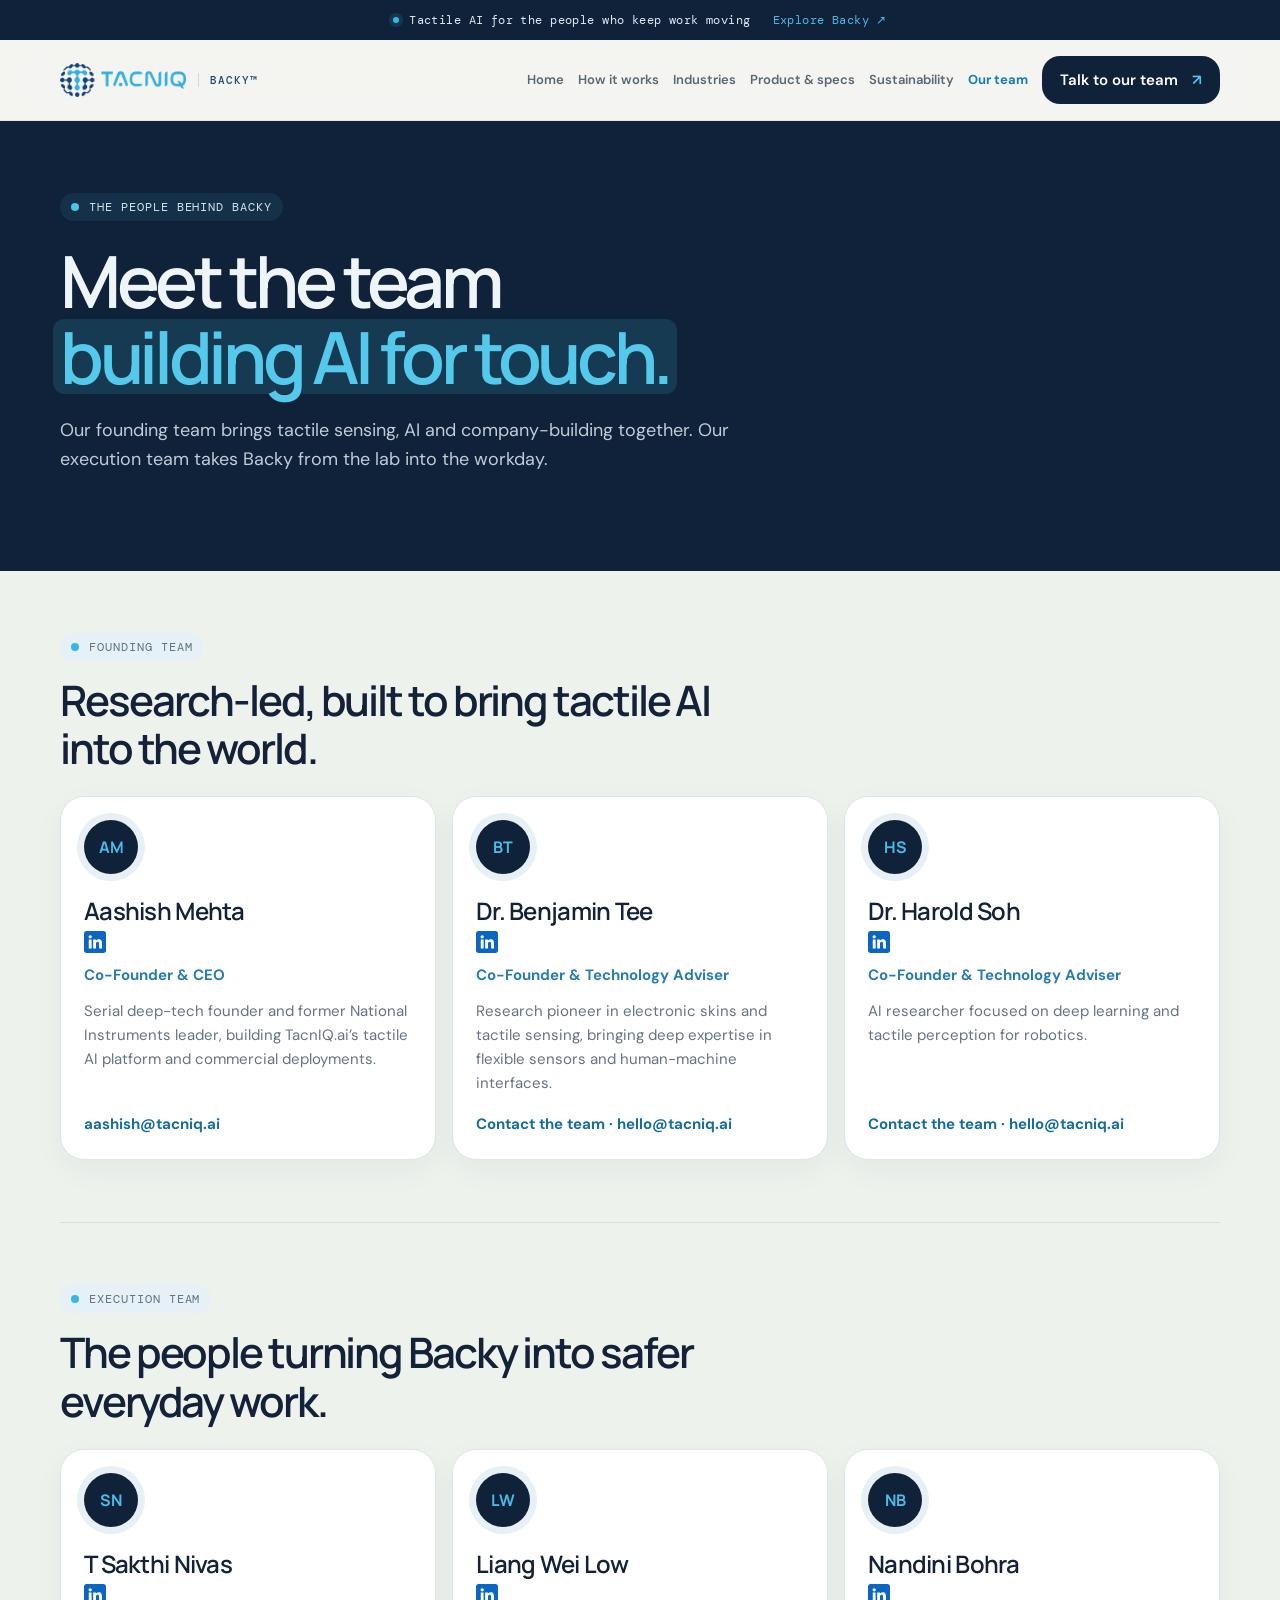
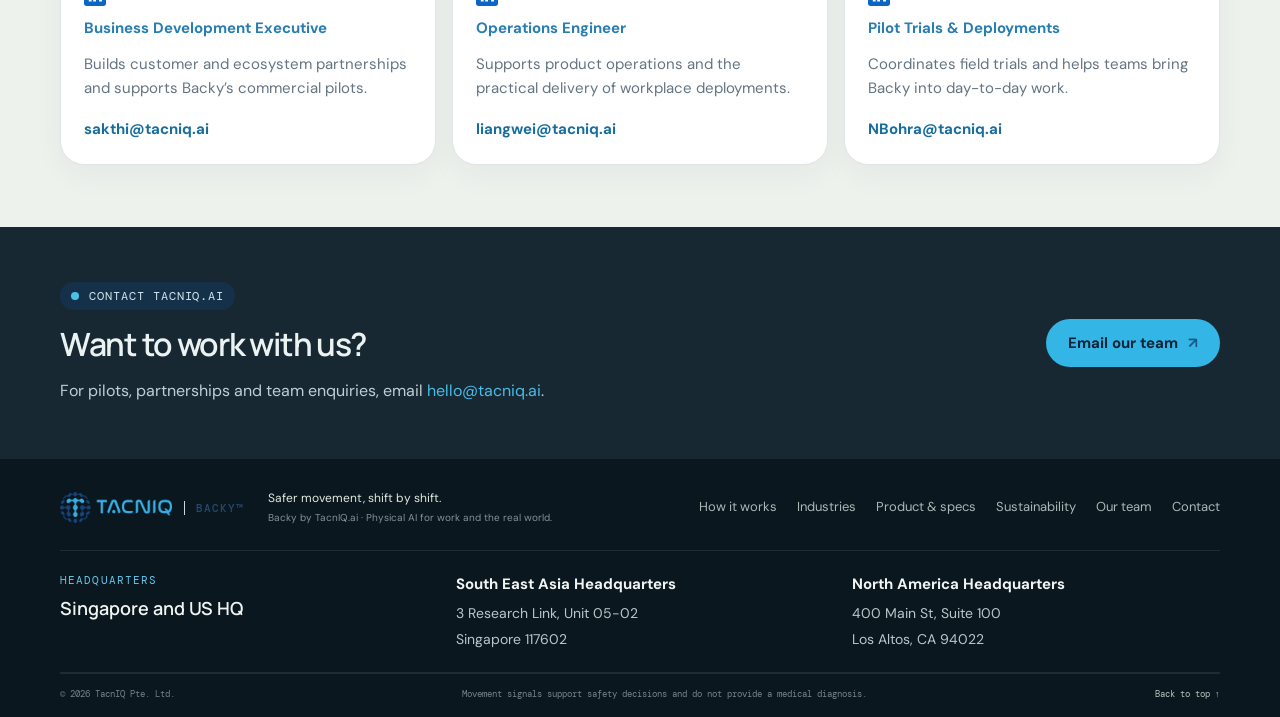
<file: team.html>
<!doctype html>
<html lang="en">
<head>
  <meta charset="utf-8">
  <meta name="viewport" content="width=device-width, initial-scale=1">
  <meta name="theme-color" content="#10213a">
  <meta name="description" content="Meet the founding and execution teams building and deploying Backy.">
  <title>Our Team | TacnIQ.ai</title>
  <link rel="preconnect" href="https://fonts.googleapis.com">
  <link rel="preconnect" href="https://fonts.gstatic.com" crossorigin>
  <link href="https://fonts.googleapis.com/css2?family=DM+Mono:wght@400;500&family=DM+Sans:wght@400;500;600;700&family=Manrope:wght@400;500;600;700;800&display=swap" rel="stylesheet">
  <link rel="stylesheet" href="styles.css?v=21">
</head>
<body><div class="announcement"><span class="pulse"></span> Tactile AI for the people who keep work moving <a href="how-it-works.html">Explore Backy <span aria-hidden="true">↗</span></a></div><header class="nav-wrap"><nav class="nav container" aria-label="Main navigation"><a class="brand brand-tacniq" href="index.html" aria-label="TacnIQ.ai — Backy home"><img class="brand-logo" src="assets/tacniq-logo.png" alt="TacnIQ.ai"><span class="brand-product">BACKY™</span></a><button class="menu-toggle" aria-expanded="false" aria-controls="nav-links" aria-label="Open menu"><span></span><span></span></button><div class="nav-links" id="nav-links"><a href="index.html" data-tip="A concise Backy overview and product demonstration." title="A concise Backy overview and product demonstration.">Home</a><a href="how-it-works.html" data-tip="See how movement sensing and haptic cues lead to safer tasks." title="See how movement sensing and haptic cues lead to safer tasks.">How it works</a><a href="industries.html" data-tip="Review pilot outcomes and the workplaces where Backy fits." title="Review pilot outcomes and the workplaces where Backy fits.">Industries</a><a href="product.html" data-tip="Explore the wearable, software, pricing and technical details." title="Explore the wearable, software, pricing and technical details.">Product &amp; specs</a><a href="sustainability.html" data-tip="Learn about worker wellbeing, Backy Rewards and ESG alignment." title="Learn about worker wellbeing, Backy Rewards and ESG alignment.">Sustainability</a><a href="team.html" class="active-link" aria-current="page" data-tip="Meet the founding and execution teams." title="Meet the founding and execution teams.">Our team</a><a class="nav-cta" href="contact.html" data-tip="Plan a Backy pilot or ask about a corporate partnership." title="Plan a Backy pilot or ask about a corporate partnership.">Talk to our team <span aria-hidden="true">↗</span></a></div></nav></header><main id="top"><section class="team-hero"><div class="container"><div class="eyebrow eyebrow-light"><span class="eyebrow-line"></span> THE PEOPLE BEHIND BACKY</div><h1>Meet the team<br><em>building AI for touch.</em></h1><p>Our founding team brings tactile sensing, AI and company-building together. Our execution team takes Backy from the lab into the workday.</p></div></section>
<section class="section-light team-section"><div class="container"><div class="team-group"><div class="team-group-heading"><div class="eyebrow"><span class="eyebrow-line"></span> FOUNDING TEAM</div><h2>Research-led, built to bring tactile AI into the world.</h2></div><div class="team-grid">
<article class="team-card"><div class="team-avatar" aria-hidden="true">AM</div><h3>Aashish Mehta</h3><a class="team-linkedin-link" href="https://www.linkedin.com/in/aashish-mehta-398a11/" target="_blank" rel="noopener noreferrer" aria-label="Aashish Mehta on LinkedIn" title="Aashish Mehta on LinkedIn"><svg viewBox="0 0 24 24" aria-hidden="true" focusable="false"><rect width="24" height="24" rx="3" fill="currentColor"/><path fill="#fff" d="M5.2 9.2h3.1V19H5.2zM6.75 4.6a1.8 1.8 0 1 0 0 3.6 1.8 1.8 0 0 0 0-3.6ZM10 9.2h3v1.34c.43-.78 1.4-1.6 2.9-1.6 3.1 0 3.7 2.04 3.7 4.7V19h-3.12v-4.75c0-1.13-.02-2.58-1.58-2.58-1.59 0-1.83 1.23-1.83 2.5V19H10z"/></svg></a><p class="team-role">Co-Founder &amp; CEO</p><p>Serial deep-tech founder and former National Instruments leader, building TacnIQ.ai’s tactile AI platform and commercial deployments.</p><a class="team-email" href="mailto:aashish@tacniq.ai">aashish@tacniq.ai</a></article>
<article class="team-card"><div class="team-avatar" aria-hidden="true">BT</div><h3>Dr. Benjamin Tee</h3><a class="team-linkedin-link" href="https://www.linkedin.com/in/benjamintee/" target="_blank" rel="noopener noreferrer" aria-label="Dr. Benjamin Tee on LinkedIn" title="Dr. Benjamin Tee on LinkedIn"><svg viewBox="0 0 24 24" aria-hidden="true" focusable="false"><rect width="24" height="24" rx="3" fill="currentColor"/><path fill="#fff" d="M5.2 9.2h3.1V19H5.2zM6.75 4.6a1.8 1.8 0 1 0 0 3.6 1.8 1.8 0 0 0 0-3.6ZM10 9.2h3v1.34c.43-.78 1.4-1.6 2.9-1.6 3.1 0 3.7 2.04 3.7 4.7V19h-3.12v-4.75c0-1.13-.02-2.58-1.58-2.58-1.59 0-1.83 1.23-1.83 2.5V19H10z"/></svg></a><p class="team-role">Co-Founder &amp; Technology Adviser</p><p>Research pioneer in electronic skins and tactile sensing, bringing deep expertise in flexible sensors and human-machine interfaces.</p><a class="team-email" href="mailto:hello@tacniq.ai?subject=Founding%20team%20enquiry">Contact the team · hello@tacniq.ai</a></article>
<article class="team-card"><div class="team-avatar" aria-hidden="true">HS</div><h3>Dr. Harold Soh</h3><a class="team-linkedin-link" href="https://www.linkedin.com/in/haroldsoh/" target="_blank" rel="noopener noreferrer" aria-label="Dr. Harold Soh on LinkedIn" title="Dr. Harold Soh on LinkedIn"><svg viewBox="0 0 24 24" aria-hidden="true" focusable="false"><rect width="24" height="24" rx="3" fill="currentColor"/><path fill="#fff" d="M5.2 9.2h3.1V19H5.2zM6.75 4.6a1.8 1.8 0 1 0 0 3.6 1.8 1.8 0 0 0 0-3.6ZM10 9.2h3v1.34c.43-.78 1.4-1.6 2.9-1.6 3.1 0 3.7 2.04 3.7 4.7V19h-3.12v-4.75c0-1.13-.02-2.58-1.58-2.58-1.59 0-1.83 1.23-1.83 2.5V19H10z"/></svg></a><p class="team-role">Co-Founder &amp; Technology Adviser</p><p>AI researcher focused on deep learning and tactile perception for robotics.</p><a class="team-email" href="mailto:hello@tacniq.ai?subject=Founding%20team%20enquiry">Contact the team · hello@tacniq.ai</a></article>
</div></div>
<div class="team-group execution-group"><div class="team-group-heading"><div class="eyebrow"><span class="eyebrow-line"></span> EXECUTION TEAM</div><h2>The people turning Backy into safer everyday work.</h2></div><div class="team-grid">
<article class="team-card"><div class="team-avatar" aria-hidden="true">SN</div><h3>T Sakthi Nivas</h3><a class="team-linkedin-link" href="https://www.linkedin.com/in/t-sakthi-nivas/" target="_blank" rel="noopener noreferrer" aria-label="T Sakthi Nivas on LinkedIn" title="T Sakthi Nivas on LinkedIn"><svg viewBox="0 0 24 24" aria-hidden="true" focusable="false"><rect width="24" height="24" rx="3" fill="currentColor"/><path fill="#fff" d="M5.2 9.2h3.1V19H5.2zM6.75 4.6a1.8 1.8 0 1 0 0 3.6 1.8 1.8 0 0 0 0-3.6ZM10 9.2h3v1.34c.43-.78 1.4-1.6 2.9-1.6 3.1 0 3.7 2.04 3.7 4.7V19h-3.12v-4.75c0-1.13-.02-2.58-1.58-2.58-1.59 0-1.83 1.23-1.83 2.5V19H10z"/></svg></a><p class="team-role">Business Development Executive</p><p>Builds customer and ecosystem partnerships and supports Backy’s commercial pilots.</p><a class="team-email" href="mailto:sakthi@tacniq.ai">sakthi@tacniq.ai</a></article>
<article class="team-card"><div class="team-avatar" aria-hidden="true">LW</div><h3>Liang Wei Low</h3><a class="team-linkedin-link" href="https://sg.linkedin.com/in/liang-wei-low-648562143" target="_blank" rel="noopener noreferrer" aria-label="Liang Wei Low on LinkedIn" title="Liang Wei Low on LinkedIn"><svg viewBox="0 0 24 24" aria-hidden="true" focusable="false"><rect width="24" height="24" rx="3" fill="currentColor"/><path fill="#fff" d="M5.2 9.2h3.1V19H5.2zM6.75 4.6a1.8 1.8 0 1 0 0 3.6 1.8 1.8 0 0 0 0-3.6ZM10 9.2h3v1.34c.43-.78 1.4-1.6 2.9-1.6 3.1 0 3.7 2.04 3.7 4.7V19h-3.12v-4.75c0-1.13-.02-2.58-1.58-2.58-1.59 0-1.83 1.23-1.83 2.5V19H10z"/></svg></a><p class="team-role">Operations Engineer</p><p>Supports product operations and the practical delivery of workplace deployments.</p><a class="team-email" href="mailto:liangwei@tacniq.ai">liangwei@tacniq.ai</a></article>
<article class="team-card"><div class="team-avatar" aria-hidden="true">NB</div><h3>Nandini Bohra</h3><a class="team-linkedin-link" href="https://www.linkedin.com/in/nanbohra/" target="_blank" rel="noopener noreferrer" aria-label="Nandini Bohra on LinkedIn" title="Nandini Bohra on LinkedIn"><svg viewBox="0 0 24 24" aria-hidden="true" focusable="false"><rect width="24" height="24" rx="3" fill="currentColor"/><path fill="#fff" d="M5.2 9.2h3.1V19H5.2zM6.75 4.6a1.8 1.8 0 1 0 0 3.6 1.8 1.8 0 0 0 0-3.6ZM10 9.2h3v1.34c.43-.78 1.4-1.6 2.9-1.6 3.1 0 3.7 2.04 3.7 4.7V19h-3.12v-4.75c0-1.13-.02-2.58-1.58-2.58-1.59 0-1.83 1.23-1.83 2.5V19H10z"/></svg></a><p class="team-role">Pilot Trials &amp; Deployments</p><p>Coordinates field trials and helps teams bring Backy into day-to-day work.</p><a class="team-email" href="mailto:NBohra@tacniq.ai">NBohra@tacniq.ai</a></article>
</div></div></div></section>
<section class="team-contact-band"><div class="container"><div><div class="eyebrow eyebrow-light"><span class="eyebrow-line"></span> CONTACT TACNIQ.AI</div><h2>Want to work with us?</h2><p>For pilots, partnerships and team enquiries, email <a href="mailto:hello@tacniq.ai">hello@tacniq.ai</a>.</p></div><a class="button button-lime" href="mailto:hello@tacniq.ai?subject=Backy%20team%20enquiry">Email our team <span>↗</span></a></div></section>
</main><footer class="footer"><div class="container footer-main"><a class="brand brand-tacniq footer-brand" href="index.html" aria-label="TacnIQ.ai — Backy home"><img class="brand-logo" src="assets/tacniq-logo.png" alt="TacnIQ.ai"><span class="brand-product">BACKY™</span></a><p>Safer movement, shift by shift.<br><span>Backy by TacnIQ.ai · Physical AI for work and the real world.</span></p><div class="footer-links"><a href="how-it-works.html">How it works</a><a href="industries.html">Industries</a><a href="product.html">Product &amp; specs</a><a href="sustainability.html">Sustainability</a><a href="team.html">Our team</a><a href="contact.html">Contact</a></div></div><div class="container footer-offices" aria-label="Singapore and US headquarters">
    <div class="office-heading"><span>HEADQUARTERS</span><strong>Singapore and US HQ</strong></div>
    <address><strong>South East Asia Headquarters</strong><span>3 Research Link, Unit 05-02</span><span>Singapore 117602</span></address>
    <address><strong>North America Headquarters</strong><span>400 Main St, Suite 100</span><span>Los Altos, CA 94022</span></address>
  </div><div class="container footer-bottom"><span>© 2026 TacnIQ Pte. Ltd.</span><span>Movement signals support safety decisions and do not provide a medical diagnosis.</span><a href="#top">Back to top ↑</a></div></footer><script src="script.js"></script></body></html>
</file>
<file: styles.css>
:root{--ink:#13212d;--muted:#60717c;--paper:#f4f6f2;--white:#fff;--night:#101d28;--night2:#182833;--lime:#c4ec84;--lime-dark:#a9d866;--blue:#3679b6;--line:#dce3dd;--font:'DM Sans',sans-serif;--display:'Manrope',sans-serif;--mono:'DM Mono',monospace}*{box-sizing:border-box}html{scroll-behavior:smooth}body{margin:0;color:var(--ink);background:var(--paper);font-family:var(--font);-webkit-font-smoothing:antialiased}a{color:inherit;text-decoration:none}.container{width:min(1160px,calc(100% - 56px));margin:0 auto}.announcement{height:38px;display:flex;align-items:center;justify-content:center;gap:10px;background:var(--night);color:#d1ddd9;font:10px var(--mono);letter-spacing:.055em}.announcement a{color:var(--lime);margin-left:12px}.pulse,.live i{width:6px;height:6px;border-radius:50%;background:var(--lime);display:inline-block;box-shadow:0 0 0 4px #c4ec8422}.nav-wrap{position:sticky;top:0;z-index:20;background:#f4f6f2eb;backdrop-filter:blur(16px);border-bottom:1px solid #18283312}.nav{height:76px;display:flex;align-items:center;justify-content:space-between}.brand{display:flex;align-items:center;gap:9px;font:800 24px var(--display);letter-spacing:-1.5px}.brand-mark{width:31px;height:31px;display:grid;place-items:center;border-radius:9px 9px 9px 3px;background:var(--lime);color:var(--night);font:800 23px var(--display);letter-spacing:-2px}.tm{font:500 9px var(--font);vertical-align:top;margin-left:2px;letter-spacing:0}.nav-links{display:flex;align-items:center;gap:36px;font-size:12px;font-weight:600;color:#586872}.nav-links a:hover,.text-link:hover,.footer-links a:hover{color:#428052}.nav-cta{padding:12px 15px;background:var(--night);color:#fff!important;border-radius:6px}.nav-cta span,.button span{margin-left:10px;color:var(--lime)}.menu-toggle{display:none;background:none;border:0}.hero{min-height:620px;padding:83px 0 75px;display:grid;grid-template-columns:.9fr 1.1fr;align-items:center;gap:42px}.eyebrow{font:10px var(--mono);letter-spacing:.1em;color:#5e7380;display:flex;align-items:center;gap:10px}.eyebrow-line{width:23px;height:1px;background:var(--blue)}h1,h2,h3,p{margin-top:0}.hero h1{font:600 clamp(48px,6vw,78px)/1.04 var(--display);letter-spacing:-.075em;margin:24px 0 22px}.hero h1 em,.section-intro h2 em,.section-heading h2 em,.pilot-heading h2 em,.final-cta h2 em{font-style:normal;color:#438054}.hero-lede{max-width:440px;color:#667782;font-size:15px;line-height:1.8}.hero-actions{display:flex;align-items:center;gap:23px;margin-top:29px}.button{display:inline-flex;align-items:center;justify-content:center;border-radius:5px;padding:15px 18px;font-size:12px;font-weight:700}.button-lime{background:var(--lime);color:#14232a;transition:transform .2s,background .2s}.button-lime:hover{transform:translateY(-2px);background:#d0f29d}.button span{color:#345542}.text-link{font-size:11px;font-weight:700;color:#5c6e77}.text-link span{margin-left:6px}.hero-note{display:flex;align-items:center;gap:10px;margin-top:52px;color:#70808a;font-size:11px}.note-icon{color:#4e9658;font-size:16px}.hero-visual{position:relative;min-height:440px;background:var(--night);border-radius:12px;overflow:visible;color:#f4f7ef;box-shadow:0 32px 60px #152a2a1a}.hero-grid{position:absolute;inset:0;overflow:hidden;border-radius:12px;opacity:.2;background-image:linear-gradient(#b7cfb61a 1px,transparent 1px),linear-gradient(90deg,#b7cfb61a 1px,transparent 1px);background-size:38px 38px;pointer-events:none}.visual-top,.visual-bottom{position:absolute;left:24px;right:24px;z-index:3;display:flex;align-items:center;justify-content:space-between}.visual-top{top:21px}.visual-kicker,.visual-bottom,.float-head,.float-foot,.card-index,.card-caption,.dash-label,.dash-demo,.metric span,.dash-bottom,.timeline-day{font:9px var(--mono);letter-spacing:.07em}.visual-kicker{color:#9aadb1}.live{font:8px var(--mono);color:#c9d8c7;display:flex;align-items:center;gap:8px}.live i{width:5px;height:5px}.wearable-scene{position:absolute;inset:55px 0 45px;overflow:hidden}.orbit{position:absolute;border:1px solid #b8d5bf20;border-radius:50%;left:50%;top:47%;transform:translate(-50%,-50%)}.orbit-one{width:290px;height:290px}.orbit-two{width:410px;height:410px}.person-shape{position:absolute;left:50%;top:46%;transform:translate(-50%,-50%);width:164px;height:300px}.person-head{position:absolute;left:58px;top:4px;width:48px;height:58px;background:#d4a982;border-radius:48% 47% 45% 45%;z-index:2}.person-body{position:absolute;top:53px;left:31px;width:101px;height:143px;background:linear-gradient(90deg,#387079,#4e9991 54%,#28626c);border-radius:29px 29px 15px 15px;clip-path:polygon(16% 0,84% 0,100% 88%,78% 100%,18% 97%,0 87%)}.person-body:before{content:"";position:absolute;top:7px;left:42px;width:16px;height:50px;background:#d3a77d;opacity:.8;transform:rotate(10deg);border-radius:0 0 12px 12px}.sensor{position:absolute;z-index:3;top:74px;left:18px;width:67px;height:43px;border:3px solid #9ba59b;border-radius:5px;background:linear-gradient(135deg,#24343a,#1a272e);box-shadow:0 5px 15px #08131a80;display:flex;align-items:center;justify-content:center;gap:4px}.sensor-dot{width:7px;height:7px;border-radius:50%;background:var(--lime);box-shadow:0 0 10px var(--lime)}.sensor-label{font:7px var(--mono);letter-spacing:.1em;color:#eaf3e6}.person-leg{position:absolute;top:183px;width:37px;height:104px;border-radius:5px 5px 12px 12px;background:linear-gradient(90deg,#263847,#34495b)}.leg-left{left:41px;transform:rotate(2deg)}.leg-right{left:83px;transform:rotate(-3deg)}.person-arm{position:absolute;right:5px;top:71px;width:24px;height:128px;background:#d3a77d;border-radius:15px;transform:rotate(-9deg);transform-origin:top}.signal{position:absolute;z-index:3;display:flex;align-items:center;gap:8px;color:#c1cece;font:8px var(--mono);background:#1b2b34e8;padding:9px 11px;border:1px solid #ffffff14;border-radius:4px}.signal-a{top:34%;left:13%}.signal-b{right:8%;bottom:29%}.signal-dot{width:5px;height:5px;border-radius:50%;background:#54a7ca}.lime-dot{background:var(--lime)}.scene-caption{position:absolute;bottom:12px;left:0;right:0;text-align:center;color:#d6e0d4;font:11px var(--mono);letter-spacing:.03em}.visual-bottom{bottom:18px;color:#809597}.visual-bottom strong{font:8px var(--mono);color:var(--lime)}.signal-bar{display:flex;align-items:center;gap:4px;margin-left:auto;margin-right:10px}.signal-bar i{display:block;width:4px;height:12px;background:#35515a;border-radius:2px}.signal-bar i:nth-child(3n){height:19px;background:#45727a}.signal-bar i:nth-child(5n){height:24px;background:#a8d968}.floating-card{position:absolute;z-index:4;width:204px;right:-19px;bottom:42px;padding:16px 15px 12px;background:#f6f7f3;color:var(--ink);border-radius:7px;box-shadow:0 13px 35px #07121d50}.float-head{display:flex;justify-content:space-between;color:#71818a;font-size:7px}.float-dot{width:6px;height:6px;border-radius:50%;background:#89bf4f}.float-score{display:flex;align-items:center;gap:8px;margin-top:14px;font-size:9px;color:#556b72}.float-score b{color:#508852;font-size:18px}.float-chart{height:43px;margin-top:4px}.float-chart svg{width:100%;height:100%}.float-foot{display:flex;justify-content:space-between;color:#86949b;font-size:6px}.proof{min-height:117px;border-top:1px solid #dce2dc;display:grid;grid-template-columns:1.5fr 1fr 1fr 1fr 1.7fr;align-items:center;gap:20px}.proof-label{font:9px/1.7 var(--mono);letter-spacing:.07em;color:#52636c}.proof-label span{font:10px var(--font);letter-spacing:0;color:#86939a}.proof-stat{display:flex;flex-direction:column;gap:2px;border-left:1px solid #dce2dc;padding-left:20px}.proof-stat strong{font:700 25px var(--display);letter-spacing:-.05em}.proof-stat span{font-size:10px;color:#78868d}.proof-footnote{font:8px/1.5 var(--mono);color:#8a9699;margin:0;text-align:right}.section-dark{background:var(--night);color:#f2f5ec;padding:104px 0}.how-grid{display:grid;grid-template-columns:.83fr 1.17fr;gap:90px}.eyebrow-light{color:#9bb0ac}.eyebrow-light .eyebrow-line{background:var(--lime)}.section-intro h2,.section-heading h2,.pilot-heading h2,.final-cta h2{font:600 clamp(36px,4.2vw,53px)/1.14 var(--display);letter-spacing:-.065em;margin:23px 0}.section-intro h2 em,.pilot-heading h2 em,.final-cta h2 em{color:var(--lime)}.section-intro>p{font-size:13px;line-height:1.8;color:#9cabad;max-width:355px}.arrow-link{display:inline-flex;gap:12px;margin-top:24px;color:var(--lime);font-size:11px;font-weight:700}.steps{border-top:1px solid #ffffff1b}.step{min-height:105px;border-bottom:1px solid #ffffff1b;display:grid;grid-template-columns:42px 1fr 35px;align-items:center;gap:12px}.step-no{align-self:start;padding-top:27px;color:#839696;font:9px var(--mono)}.step h3{font:600 15px var(--display);margin:0 0 7px}.step p{font-size:10px;line-height:1.65;color:#9babad;max-width:410px;margin:0}.step-icon{color:var(--lime);font:27px var(--display);text-align:center}.section-light{padding:103px 0 108px;background:#eef2ed}.section-heading{display:flex;justify-content:space-between;align-items:end;gap:45px;margin-bottom:44px}.section-heading h2{margin:20px 0 0}.section-heading h2 em{color:#468253}.section-heading>p{max-width:355px;font-size:12px;line-height:1.8;color:#77848a;margin:0 0 6px}.audience-grid{display:grid;grid-template-columns:repeat(3,1fr);gap:14px}.audience-card{min-height:280px;background:#fff;padding:23px;border-radius:6px;position:relative;overflow:hidden}.audience-card:after{content:"";position:absolute;width:180px;height:180px;border:1px solid #edf1ec;border-radius:50%;right:-80px;bottom:-100px;box-shadow:0 0 0 17px #f7f9f6,0 0 0 18px #edf1ec,0 0 0 38px #f7f9f6,0 0 0 39px #edf1ec}.worker-card{background:#dcead8}.safety-card{background:#fff}.ops-card{background:#e6ecee}.card-index{color:#738387}.audience-symbol{font:29px var(--display);color:#458053;margin:27px 0 14px}.audience-card h3{font:600 20px var(--display);letter-spacing:-.035em;margin:0 0 10px}.audience-card p{font-size:11px;line-height:1.75;color:#66777c;max-width:300px;margin:0}.card-line{width:31px;height:1px;background:#99b389;margin-top:25px}.card-caption{display:block;color:#7e8c8d;font-size:7px;margin-top:13px}.dashboard-section{padding:111px 0;background:#f8f9f6}.dashboard-layout{display:grid;grid-template-columns:.74fr 1.26fr;gap:60px;align-items:center}.dashboard-copy h2,.fit-wrap h2{font:600 clamp(37px,4vw,51px)/1.13 var(--display);letter-spacing:-.065em;margin:23px 0}.dashboard-copy>p,.fit-content>p{font-size:12px;line-height:1.8;color:#74828a;max-width:360px}.check-list{list-style:none;margin:24px 0 26px;padding:0;display:grid;gap:12px;font-size:10px;color:#53636d}.check-list li{display:flex;align-items:center;gap:9px}.check-list li span{display:grid;place-items:center;width:17px;height:17px;border-radius:50%;background:#dcebd2;color:#457f4d;font-size:10px}.privacy-note{border-top:1px solid #dfe5de;padding-top:19px;display:flex;gap:12px;max-width:375px}.lock-icon{color:#47815a;font-size:17px}.privacy-note strong{font-size:10px}.privacy-note p{font-size:9px;line-height:1.65;color:#79878d;margin:5px 0 0}.dashboard-mock{padding:20px 20px 14px;background:#fff;border:1px solid #e4e9e3;border-radius:8px;box-shadow:0 19px 55px #20382a0e;min-width:0}.dash-top{height:33px;display:flex;align-items:center;border-bottom:1px solid #edf0ed;padding-bottom:13px}.dash-brand{display:flex;align-items:center;gap:6px;font:800 13px var(--display);letter-spacing:-.8px}.small-mark{width:19px;height:19px;border-radius:5px 5px 5px 2px;font-size:15px}.dash-demo{margin-left:auto;color:#8a9698;font-size:7px}.dash-avatar{display:grid;place-items:center;margin-left:15px;border-radius:50%;width:26px;height:26px;background:#e9f0e8;color:#527451;font:8px var(--mono)}.dash-subhead{display:flex;align-items:center;justify-content:space-between;margin:17px 0 15px}.dash-label{display:block;color:#849194;font-size:7px;margin-bottom:5px}.dash-subhead h3{font:600 15px var(--display);margin:0}.period-button{border:1px solid #e2e8e2;background:#fff;border-radius:4px;padding:7px 9px;color:#718088;font:8px var(--font)}.metric-row{display:grid;grid-template-columns:repeat(3,1fr);gap:8px}.metric{padding:11px;border:1px solid #edf0ed;border-radius:4px;display:flex;flex-direction:column;gap:4px}.metric span{color:#859295;font-size:6px}.metric strong{font:700 17px var(--display);color:#4b8751;letter-spacing:-.04em}.metric .metric-unit{font:9px var(--font);margin-left:3px}.metric small{font-size:7px;color:#9aa4a3}.metric strong.metric-text{color:#263944;font-size:14px}.dash-content{display:grid;grid-template-columns:1.25fr .75fr;gap:9px;margin-top:9px}.trend-card,.hotspot-card{border:1px solid #edf0ed;border-radius:4px;padding:12px;min-width:0}.trend-head{display:flex;align-items:center;justify-content:space-between}.trend-head strong{display:block;font:600 10px var(--display)}.trend-key{font-size:7px;color:#879394;display:flex;align-items:center;gap:5px}.trend-key i{width:6px;height:6px;border-radius:50%;background:#8fc15e}.chart-area{height:117px;position:relative;margin-top:10px;padding-left:31px}.chart-area svg{width:100%;height:100%;overflow:visible}.grid-line{fill:none;stroke:#edf1ed;stroke-width:1;stroke-dasharray:3 4}.chart-area-fill{fill:url(#dashfill)}.chart-line{fill:none;stroke:#8fbf5c;stroke-width:3}.chart-area circle{fill:#fff;stroke:#80ae4e;stroke-width:3}.y-labels{position:absolute;left:0;top:0;bottom:16px;display:flex;flex-direction:column;justify-content:space-between;color:#a0aaaa;font-size:6px}.x-labels{display:flex;justify-content:space-between;color:#a0aaaa;font-size:6px}.insight{display:flex;align-items:flex-start;gap:7px;border-radius:3px;background:#f5f8f1;padding:8px 9px;margin-top:6px}.insight-mark{color:#659448;font-size:10px}.insight p{font-size:7px;line-height:1.5;color:#77847d;margin:0}.insight b{color:#496454}.dots{color:#a2aeab;font-size:9px;letter-spacing:2px}.hotspot{display:grid;grid-template-columns:19px 1fr auto;gap:5px;align-items:center;padding:13px 0;border-bottom:1px solid #f0f2ef}.hotspot-rank{font:7px var(--mono);color:#a0abaa}.hotspot-name{font-size:8px;color:#586970}.heat{font:6px var(--mono);border-radius:3px;padding:4px 5px}.heat-high{background:#fae8dd;color:#aa674b}.heat-mid{background:#fbf2d9;color:#9a8042}.heat-low{background:#e9f2e3;color:#638251}.hotspot-action{margin-top:13px;color:#53815a;font-size:7px;font-weight:700}.hotspot-action span{margin-left:4px}.dash-bottom{display:flex;justify-content:space-between;color:#9aa5a5;font-size:6px;margin-top:14px;letter-spacing:.02em}.dash-bottom>span:first-child{display:flex;align-items:center;gap:6px}.status-dot{width:5px;height:5px;border-radius:50%;background:#9bc66b}.pilot-section{background:var(--night);color:#f1f5ec;padding:104px 0}.pilot-wrap{display:grid;grid-template-columns:.82fr 1.18fr;gap:80px}.pilot-heading h2{margin:22px 0}.pilot-heading>p{max-width:355px;color:#9baaad;font-size:12px;line-height:1.8;margin-bottom:23px}.pilot-timeline{position:relative;padding:7px 0}.timeline-line{position:absolute;left:91px;top:22px;bottom:29px;width:1px;background:#42545b}.pilot-timeline article{display:grid;grid-template-columns:72px 38px 1fr;align-items:start;min-height:90px;position:relative}.timeline-day{color:#91a3a0;text-align:right;padding-top:3px;font-size:8px}.timeline-dot{width:8px;height:8px;border-radius:50%;background:#597078;border:2px solid var(--night);box-shadow:0 0 0 1px #597078;justify-self:center;position:relative;z-index:1}.active-dot{background:var(--lime);box-shadow:0 0 0 1px var(--lime)}.pilot-timeline h3{font:600 13px var(--display);margin:0 0 7px}.pilot-timeline p{font-size:9px;line-height:1.65;color:#9caeb0;margin:0;max-width:300px}.fit-section{padding:92px 0;background:#e9eee8}.fit-wrap{display:grid;grid-template-columns:.85fr 1.15fr;gap:60px;align-items:start}.fit-wrap h2{font-size:44px}.fit-content>p{max-width:470px}.fit-tags{display:flex;flex-wrap:wrap;gap:8px;margin:20px 0 22px}.fit-tags span{border:1px solid #cfd9ce;border-radius:3px;padding:9px 11px;font-size:9px;color:#50636a;background:#f4f7f2}.final-cta{background:#172932;color:#f2f6ed;padding:72px 0}.final-cta-inner{display:grid;grid-template-columns:80px 1fr auto;gap:28px;align-items:center}.cta-orb{width:66px;height:66px;border:1px solid #738b82;border-radius:50%;display:grid;place-items:center;color:var(--lime);font:600 34px var(--display);letter-spacing:-3px;box-shadow:0 0 0 12px #ffffff08,0 0 0 25px #ffffff05}.final-cta h2{font-size:37px;margin:16px 0 10px}.final-cta h2 em{color:var(--lime)}.final-cta p{font-size:10px;color:#9caeb0;margin:0}.final-cta .button{white-space:nowrap}.footer{background:#0b171e;color:#e6ede7;padding:30px 0 17px}.footer-main{display:flex;align-items:center;gap:30px;padding-bottom:23px}.footer-brand{font-size:19px}.footer-brand .brand-mark{width:26px;height:26px;font-size:19px}.footer-main>p{font-size:10px;line-height:1.6;margin:0;color:#e1e9e0}.footer-main>p span{font-size:8px;color:#829396}.footer-links{display:flex;gap:21px;margin-left:auto;font-size:9px;color:#aab8b6}.footer-bottom{border-top:1px solid #ffffff17;padding-top:14px;display:flex;justify-content:space-between;gap:20px;color:#74868a;font:7px var(--mono)}.footer-bottom a{color:#b6c6be}
@media(max-width:950px){.hero{grid-template-columns:1fr 1.05fr;gap:25px}.hero h1{font-size:59px}.hero-visual{min-height:400px}.floating-card{right:-7px}.how-grid{gap:50px}.dashboard-layout{grid-template-columns:.8fr 1.2fr;gap:30px}.dashboard-mock{padding:15px}.pilot-wrap{gap:48px}}
@media(max-width:740px){.container{width:min(100% - 38px,540px)}.announcement{font-size:8px}.nav{height:65px}.menu-toggle{display:grid;gap:5px;padding:8px}.menu-toggle span{display:block;width:21px;height:1px;background:var(--ink)}.nav-links{display:none;position:absolute;top:64px;left:0;right:0;padding:20px 24px 24px;background:var(--paper);border-bottom:1px solid var(--line);flex-direction:column;align-items:stretch;gap:19px}.nav-links.open{display:flex}.nav-cta{text-align:center}.hero{grid-template-columns:1fr;padding:59px 0 47px;gap:44px}.hero h1{font-size:clamp(51px,12vw,71px)}.hero-lede{font-size:14px}.hero-note{margin-top:32px}.hero-visual{min-height:380px;margin-right:4px}.floating-card{right:-6px;width:180px}.proof{grid-template-columns:1fr 1fr 1fr;gap:15px;padding:20px 0}.proof-label{grid-column:1/-1}.proof-stat{padding-left:10px}.proof-stat strong{font-size:22px}.proof-footnote{grid-column:1/-1;text-align:left;margin-top:2px}.section-dark,.section-light,.dashboard-section,.pilot-section{padding:75px 0}.how-grid,.dashboard-layout,.pilot-wrap,.fit-wrap{grid-template-columns:1fr;gap:37px}.section-intro h2,.section-heading h2,.pilot-heading h2{font-size:42px}.steps{margin-top:0}.section-heading{display:block}.section-heading>p{margin-top:17px}.audience-grid{grid-template-columns:1fr;gap:10px}.audience-card{min-height:250px}.dashboard-layout{gap:35px}.dashboard-copy h2,.fit-wrap h2{font-size:43px}.dashboard-mock{margin:0 -5px}.pilot-wrap{gap:38px}.timeline-line{left:74px}.pilot-timeline article{grid-template-columns:56px 38px 1fr;min-height:96px}.fit-wrap{gap:5px}.final-cta{padding:59px 0}.final-cta-inner{grid-template-columns:58px 1fr;gap:20px}.cta-orb{width:48px;height:48px;font-size:26px}.final-cta h2{font-size:33px}.final-cta .button{grid-column:2;justify-self:start;margin-top:4px}.footer-main{flex-wrap:wrap;gap:17px}.footer-main>p{flex-basis:calc(100% - 145px)}.footer-links{margin-left:0;width:100%;padding-top:4px}.footer-bottom{flex-wrap:wrap;line-height:1.5}.footer-bottom span:nth-child(2){order:3;flex-basis:100%}}
@media(max-width:420px){.container{width:calc(100% - 30px)}.announcement{gap:7px;font-size:7px}.announcement a{margin-left:2px}.hero-actions{align-items:flex-start;flex-direction:column;gap:17px}.hero-visual{min-height:340px}.person-shape{transform:translate(-50%,-50%) scale(.88)}.orbit-one{width:240px;height:240px}.orbit-two{width:340px;height:340px}.signal-a{left:5%;top:27%}.signal-b{right:4%;bottom:25%}.visual-bottom{left:15px;right:15px}.signal-bar{gap:3px}.signal-bar i{width:3px}.floating-card{bottom:37px;width:158px;padding:12px}.float-score{font-size:8px}.dash-content{grid-template-columns:1fr}.hotspot-card{display:none}.metric{padding:8px 7px}.metric span{font-size:5px}.metric strong{font-size:15px}.dashboard-mock{padding:12px}.dash-demo{font-size:6px}.dash-avatar{margin-left:8px;width:23px;height:23px}.dash-bottom{font-size:5px}}
@media(prefers-reduced-motion:reduce){html{scroll-behavior:auto}*,*:before,*:after{transition:none!important}}

/* Rebuilt Backy pages: larger type, stronger product photography and the deck's narrative flow. */
body{font-size:16px}
.announcement{font-size:11px}
.nav-links{font-size:14px;gap:32px}
.nav-cta{font-size:13px}
.hero{min-height:630px;padding:78px 0 70px;grid-template-columns:.92fr 1.08fr;gap:55px}
.hero h1,.product-hero h1{font-size:clamp(58px,6.3vw,82px);line-height:1.04}
.hero-lede,.product-hero p{font-size:17px;line-height:1.75;max-width:510px}
.hero-photo{height:500px;margin:0;position:relative;overflow:hidden;border-radius:12px;background:#14242d;box-shadow:0 24px 56px #14242c20}
.hero-photo:after{content:"";position:absolute;inset:35% 0 0;background:linear-gradient(transparent,#0c1822c9)}
.hero-photo img{width:100%;height:100%;display:block;object-fit:cover;object-position:center 37%}
.hero-photo figcaption{position:absolute;z-index:1;left:24px;right:24px;bottom:20px;display:flex;flex-direction:column;gap:7px;color:white}
.hero-photo figcaption span:first-child{font:10px var(--mono);letter-spacing:.12em;color:var(--lime)}
.hero-photo figcaption span:last-child{font:600 17px var(--display)}
.hero-note{font-size:13px}
.proof{grid-template-columns:1.35fr .8fr .8fr .8fr 1.35fr;min-height:128px}
.proof-label{font-size:10px}.proof-label span{font-size:12px}.proof-stat strong{font-size:30px}.proof-stat span{font-size:12px}.proof-footnote{font-size:9px}
.problem-section{padding:104px 0;background:#edf1eb}
.problem-grid{display:grid;grid-template-columns:.93fr 1.07fr;gap:68px;align-items:center}
.problem-photo,.solution-photo{margin:0;position:relative;overflow:hidden;border-radius:7px;background:#dbe2dd}
.problem-photo img{width:100%;height:470px;object-fit:cover;display:block}
.problem-photo figcaption,.solution-photo figcaption{padding:12px 15px;color:#67777e;background:#e5ebe5;font-size:12px}
.problem-copy h2,.solution-copy h2,.results-heading h2,.industries-layout h2,.demo-copy h2,.product-hero h1,.spec-intro h2,.software-layout h2,.product-cta h2{font:600 clamp(43px,4.6vw,59px)/1.12 var(--display);letter-spacing:-.065em;margin:22px 0}
.problem-copy h2 em,.industries-layout h2 em,.demo-copy h2 em,.software-layout h2 em{font-style:normal;color:#468253}
.problem-copy>p,.solution-copy>p,.section-heading>p,.industries-layout>div>p,.demo-copy>p,.spec-intro>p,.software-layout>div>p,.product-cta p{font-size:15px;line-height:1.8;color:#74828a}
.problem-stats{display:grid;grid-template-columns:repeat(3,minmax(0,1fr));gap:15px;margin:28px 0 14px}
.problem-stats>div{padding:17px 0;border-top:1px solid #cbd5cc}
.problem-stats strong{font:700 26px var(--display);letter-spacing:-.04em;color:#192c35;white-space:nowrap}
.problem-stats strong span{font-size:18px;color:#55905e}
.problem-stats p{font-size:12px;line-height:1.6;color:#718087;margin:7px 0 0}
.source-note,.results-note{font-size:10px;line-height:1.55;color:#859195;margin:0}
.solution-section{padding:105px 0}
.solution-layout{display:grid;grid-template-columns:.88fr 1.12fr;gap:70px;align-items:center}
.solution-photo img{width:100%;height:515px;object-fit:cover;object-position:center;display:block}
.solution-copy h2{color:#f2f5ec}.solution-copy h2 em{font-style:normal;color:var(--lime)}
.solution-copy>p{color:#a7b4b5;max-width:550px}
.feature-list{border-top:1px solid #ffffff23;margin-top:25px}
.feature-list article{display:grid;grid-template-columns:42px 1fr;gap:12px;padding:16px 0;border-bottom:1px solid #ffffff23}
.feature-number{font:10px var(--mono);color:var(--lime);padding-top:2px}
.feature-list h3{font:600 17px var(--display);margin:0 0 5px;color:#f2f5ec}
.feature-list p{font-size:13px;line-height:1.6;color:#a7b4b5;margin:0}
.arrow-link{font-size:13px}
.process-section{padding:104px 0}
.section-heading{align-items:end;margin-bottom:44px}
.section-heading h2{font-size:clamp(43px,4.6vw,59px);line-height:1.12}
.section-heading h2 em{color:#468253}
.process-grid{display:grid;grid-template-columns:repeat(5,1fr);border-top:1px solid #d3ddd4;border-bottom:1px solid #d3ddd4}
.process-grid article{padding:21px 18px 24px 0;border-right:1px solid #d3ddd4;margin-right:18px;min-height:170px}
.process-grid article:last-child{border:0;margin:0}
.process-grid article>span,.hardware-card>div>span,.software-options article>span{font:10px var(--mono);letter-spacing:.08em;color:#5a8b5d}
.process-grid h3{font:600 18px/1.35 var(--display);margin:21px 0 9px;letter-spacing:-.025em}
.process-grid p{font-size:13px;line-height:1.65;color:#76848a;margin:0}
.workflow-photo{display:grid;grid-template-columns:1.3fr .7fr;gap:32px;align-items:center;margin-top:35px}
.workflow-photo img{width:100%;height:270px;object-fit:cover;border-radius:6px;display:block}
.workflow-photo p{font:500 18px/1.55 var(--display);color:#53636c;max-width:315px}
.results-section{background:#13232d;color:#f2f5ec;padding:99px 0}
.results-heading{display:flex;justify-content:space-between;align-items:end;gap:50px;margin-bottom:35px}
.results-heading h2{margin:19px 0 0}
.results-heading h2 em{font-style:normal;color:var(--lime)}
.results-heading>p{font-size:14px;line-height:1.7;color:#aab8b7;max-width:270px;margin:0 0 6px}
.results-grid{display:grid;grid-template-columns:repeat(3,1fr);border-top:1px solid #ffffff27;border-bottom:1px solid #ffffff27}
.results-grid article{padding:24px 27px 25px 0;margin-right:27px;border-right:1px solid #ffffff27}
.results-grid article:last-child{border:0;margin:0}
.results-grid article>span{font:10px var(--mono);letter-spacing:.1em;color:#a9d968}
.results-grid strong{display:block;font:700 clamp(45px,5vw,66px)/1 var(--display);letter-spacing:-.065em;color:#f5f7ed;margin:20px 0 9px}
.results-grid p{font:600 16px var(--display);margin:0 0 8px}
.results-grid small{font-size:12px;line-height:1.6;color:#a7b4b5}
.results-note{color:#829295;margin-top:14px}
.industries-section{padding:100px 0}
.industries-layout{display:grid;grid-template-columns:.92fr 1.08fr;gap:60px;align-items:center}
.industries-layout h2{margin-bottom:18px}
.industry-tags{display:flex;flex-wrap:wrap;gap:9px;margin-top:22px}
.industry-tags span{background:#f7f8f4;border:1px solid #d5ded5;border-radius:4px;padding:10px 12px;font-size:12px;color:#52636a}
.industries-layout figure{margin:0}
.industries-layout figure img{display:block;width:100%;height:390px;object-fit:cover;border-radius:7px}
.industries-layout figcaption{font-size:11px;color:#7e8a8c;margin-top:11px}
.demo-section{padding:100px 0;background:#f8f9f6}
.demo-layout{display:grid;grid-template-columns:.72fr 1.28fr;gap:55px;align-items:center}
.demo-copy h2{margin:20px 0}.demo-copy>p{margin-bottom:22px}
.video-frame{position:relative;width:min(100%,380px);aspect-ratio:9/16;justify-self:center;background:#101d28;border-radius:14px;overflow:hidden;box-shadow:0 20px 48px #162d2a1a}
.video-frame iframe{width:100%;height:100%;border:0;position:absolute;inset:0}
.pilot-heading h2{font-size:clamp(43px,4.6vw,59px)}
.pilot-heading>p{font-size:15px;line-height:1.8}
.pilot-timeline h3{font-size:16px}.pilot-timeline p{font-size:12px}
.pilot-timeline article{min-height:98px}
.final-cta h2{font-size:43px}
.final-cta p{font-size:13px;line-height:1.6}
.footer-main>p{font-size:12px}.footer-main>p span{font-size:10px}.footer-links{font-size:11px}.footer-bottom{font-size:9px}

/* Product page */
.active-link{color:#438054!important}
.product-hero{padding:79px 0 72px;background:#eef2ed}
.product-hero-grid{display:grid;grid-template-columns:.95fr 1.05fr;gap:65px;align-items:center}
.product-hero h1{margin:23px 0}.product-hero h1 em{font-style:normal;color:#468253}
.product-hero p{color:#687980}
.product-hero-image{height:440px;margin:0;position:relative;border-radius:8px;overflow:hidden;background:#dce4df}
.product-hero-image img{width:100%;height:100%;object-fit:cover;display:block}
.product-hero-image figcaption{position:absolute;bottom:0;left:0;right:0;padding:16px 18px;background:linear-gradient(transparent,#101d28b8);color:#fff;font-size:12px}
.hardware-section{padding:94px 0;background:#f8f9f6}
.hardware-grid{display:grid;grid-template-columns:1.2fr 1fr 1fr;gap:14px}
.hardware-card{background:#eef2ed;min-width:0}
.hardware-card img{width:100%;height:225px;object-fit:contain;padding:18px;display:block;background:#f3f5f1}
.hardware-card>div{padding:18px 20px 22px}
.hardware-card>div>span{font-size:9px}
.hardware-card h3{font:600 20px var(--display);margin:11px 0 7px}
.hardware-card p{font-size:13px;line-height:1.65;color:#718087;margin:0}
.accessory-row{display:grid;grid-template-columns:170px 170px 1fr;gap:15px;align-items:center;margin-top:20px;border-top:1px solid #dce3dd;padding-top:18px}
.accessory-row figure{margin:0}
.accessory-row img{width:100%;height:100px;object-fit:contain;background:#f0f3ef}
.accessory-row figcaption{font-size:10px;color:#76848a;margin-top:6px}
.accessory-row>p{font-size:12px;line-height:1.6;color:#718087;justify-self:end;max-width:310px}
.spec-section{padding:100px 0;background:#12222c;color:#f0f5ee}
.spec-layout{display:grid;grid-template-columns:.76fr 1.24fr;gap:70px;align-items:start}
.spec-intro{position:sticky;top:110px}
.spec-intro h2{font-size:51px;margin:20px 0}.spec-intro h2 em{font-style:normal;color:var(--lime)}
.spec-intro>p{color:#a9b7b7;font-size:14px}
.spec-image{margin:24px 0 0;max-width:400px}
.spec-image img{display:block;width:100%;height:175px;object-fit:cover;object-position:center;border-radius:5px}
.spec-table{border-top:1px solid #ffffff2b}
.spec-row{display:grid;grid-template-columns:.75fr 1.25fr;gap:24px;padding:14px 0;border-bottom:1px solid #ffffff2b;align-items:start}
.spec-row span{font-size:13px;color:#aab7b6}
.spec-row strong{font:600 14px/1.5 var(--font);color:#f1f5ec}
.spec-row small{font:400 11px var(--font);color:#a9b7b7}
.spec-disclosure{margin-top:26px;padding:20px 22px;display:flex;gap:14px;background:#1b303a;border:1px solid #ffffff1d;border-radius:5px}
.spec-disclosure .lock-icon{color:var(--lime);font-size:20px;flex:none}
.spec-disclosure p{font-size:12px;line-height:1.7;color:#c1ccca;margin:0}
.spec-disclosure strong{color:#f1f5ec}
.software-section{padding:98px 0;background:#eef2ed}
.software-layout{display:grid;grid-template-columns:1fr 1fr;gap:55px;align-items:center}
.software-layout h2{margin:20px 0;font-size:clamp(40px,4.4vw,55px)}
.software-options{display:grid;grid-template-columns:1fr 1fr;gap:12px;margin-top:24px}
.software-options article{padding:18px;background:#fff;border:1px solid #dce4dc}
.software-options article>span{font-size:9px}
.software-options h3{font:600 16px var(--display);margin:11px 0}
.software-options ul{margin:0;padding-left:17px;color:#6b7b80;font-size:12px;line-height:1.8}
.dashboard-showcase img,.dashboard-showcase video{display:block;width:100%;height:auto;object-fit:contain;margin:0 0 13px;background:#fff;border:1px solid #dce4dc;border-radius:4px}
.dashboard-showcase p{font-size:10px;color:#879497;margin:6px 0}
.product-demo-strip{padding:43px 0;background:#13232d;color:#eef3ed}
.product-demo-strip .container{display:flex;align-items:center;justify-content:space-between;gap:24px}
.product-demo-strip h2{font:600 28px var(--display);margin:12px 0 5px}
.product-demo-strip p{font-size:12px;color:#aab7b7;margin:0}
.product-cta{padding:75px 0;background:#e9eee8}
.product-cta-inner{display:flex;align-items:center;justify-content:space-between;gap:32px}
.product-cta h2{font-size:40px;margin:17px 0 9px}
.product-cta p{margin:0}

@media(max-width:950px){
  .hero{gap:30px}.hero-photo{height:440px}.proof{grid-template-columns:1.2fr .8fr .8fr .8fr}.proof-footnote{grid-column:1/-1;text-align:left;margin:-10px 0 15px}
  .problem-grid,.solution-layout,.industries-layout{gap:35px}.problem-photo img{height:420px}.solution-photo img{height:460px}
  .process-grid article{padding-right:12px;margin-right:12px}.process-grid h3{font-size:16px}
  .product-hero-grid{gap:35px}.spec-layout{gap:40px}.hardware-card img{height:190px}
}
@media(max-width:740px){
  .announcement{font-size:8px}.nav-links{font-size:14px}.hero{grid-template-columns:1fr;padding:53px 0 43px;gap:32px}.hero h1,.product-hero h1{font-size:clamp(52px,11vw,70px)}.hero-photo{height:460px}
  .proof{grid-template-columns:1fr 1fr 1fr;gap:13px;padding:18px 0}.proof-label{grid-column:1/-1}.proof-stat{padding-left:11px}.proof-stat strong{font-size:25px}.proof-footnote{margin:0;grid-column:1/-1}
  .problem-section,.section-dark,.process-section,.results-section,.industries-section,.demo-section,.hardware-section,.spec-section,.software-section{padding:75px 0}
  .problem-grid,.solution-layout,.industries-layout,.demo-layout,.product-hero-grid,.spec-layout,.software-layout{grid-template-columns:1fr;gap:34px}
  .problem-photo img{height:320px}.problem-copy h2,.solution-copy h2,.results-heading h2,.industries-layout h2,.demo-copy h2{font-size:43px}.problem-stats{gap:10px}.problem-stats strong{font-size:22px}.solution-photo img{height:420px}
  .section-heading{display:block}.section-heading>p{margin-top:15px}.process-grid{grid-template-columns:1fr 1fr}.process-grid article{min-height:140px;padding:18px 15px 18px 0;margin-right:15px}.process-grid article:nth-child(2n){border-right:0;margin:0}.process-grid article:last-child{grid-column:1/-1;border-top:1px solid #d3ddd4}
  .workflow-photo{grid-template-columns:1fr;gap:15px}.workflow-photo img{height:260px}.workflow-photo p{max-width:490px;font-size:17px}
  .results-heading{display:block}.results-heading>p{margin-top:14px}.results-grid article{padding:20px 15px 22px 0;margin-right:15px}.results-grid strong{font-size:42px}.results-grid p{font-size:14px}.results-grid small{font-size:11px}
  .industries-layout figure img{height:300px}.demo-layout{gap:25px}.video-frame{margin-top:4px}.pilot-wrap{grid-template-columns:1fr;gap:35px}.pilot-heading h2{font-size:43px}.final-cta-inner{grid-template-columns:58px 1fr;gap:20px}.final-cta h2{font-size:34px}.final-cta .button{grid-column:2;justify-self:start}
  .product-hero{padding:55px 0 50px}.product-hero-image{height:360px}.hardware-grid{grid-template-columns:1fr 1fr}.hardware-main{grid-column:1/-1}.hardware-card img{height:190px}.accessory-row{grid-template-columns:1fr 1fr}.accessory-row>p{grid-column:1/-1;justify-self:start;max-width:none}.spec-intro{position:static}.spec-intro h2{font-size:44px}.spec-image{max-width:100%}.spec-image img{height:230px}.spec-row{grid-template-columns:.7fr 1.3fr;gap:14px}.software-options{grid-template-columns:1fr 1fr}.product-demo-strip .container{align-items:flex-start;flex-direction:column}.product-cta-inner{align-items:flex-start;flex-direction:column}.product-cta h2{font-size:35px}
}
@media(max-width:440px){
  .container{width:calc(100% - 30px)}.hero-photo{height:390px}.problem-stats{grid-template-columns:1fr}.process-grid{grid-template-columns:1fr}.process-grid article,.process-grid article:nth-child(2n){min-height:0;border-right:0;border-bottom:1px solid #d3ddd4;margin:0;padding:16px 0}.process-grid article:last-child{grid-column:auto;border-bottom:0}.process-grid h3{margin:9px 0 5px}
  .results-grid{grid-template-columns:1fr}.results-grid article,.results-grid article:last-child{border-right:0;border-bottom:1px solid #ffffff27;margin:0;padding:17px 0}.results-grid article:last-child{border-bottom:0}.results-grid strong{margin:11px 0 4px;font-size:40px}
  .hero-actions{flex-direction:column;align-items:flex-start;gap:17px}.pilot-timeline article{grid-template-columns:58px 34px 1fr}.timeline-line{left:75px}.pilot-timeline h3{font-size:15px}.footer-main{flex-wrap:wrap}.footer-links{width:100%;margin:0}.hardware-grid{grid-template-columns:1fr}.hardware-main{grid-column:auto}.hardware-card img{height:215px}.accessory-row{grid-template-columns:1fr 1fr}.accessory-row img{height:80px}.spec-row{grid-template-columns:1fr;gap:5px;padding:12px 0}.spec-row strong{font-size:14px}.software-options{grid-template-columns:1fr}.product-hero-image{height:300px}.footer-bottom{font-size:8px}
}

/* TacnIQ.ai slide-one branding */
:root{--ink:#132238;--muted:#5c6c7a;--paper:#f4f5f2;--night:#10213a;--night2:#173255;--lime:#32afe2;--lime-dark:#188fc6;--blue:#2376b8;--line:#d7dfe5}
.announcement{background:#10213a;color:#e0eaf1}
.announcement a{color:#46bce9}
.pulse,.live i{background:#35b7e7;box-shadow:0 0 0 4px #35b7e722}
.nav-wrap{background:#f4f5f2ed}
.brand{gap:12px;letter-spacing:0}
.brand-logo{display:block;width:126px;height:auto;max-height:38px;object-fit:contain}
.brand-product{padding-left:11px;border-left:1px solid #cbd8e3;color:#244a72;font:500 11px var(--mono);letter-spacing:.09em}
.footer-brand{align-items:center}
.footer-brand .brand-logo{width:112px}
.nav-links a:hover,.text-link:hover,.footer-links a:hover{color:#167bb6}
.nav-cta{background:#10213a}
.nav-cta span,.button span{color:#54c6ef}
.button-lime{background:#33b5e5;color:#092338}
.button-lime:hover{background:#58c6ec}
.button span{color:#155d8e}
.hero h1 em,.section-intro h2 em,.section-heading h2 em,.pilot-heading h2 em,.final-cta h2 em,.problem-copy h2 em,.solution-copy h2 em,.results-heading h2 em,.industries-layout h2 em,.demo-copy h2 em,.product-hero h1 em,.spec-intro h2 em,.software-layout h2 em,.product-cta h2 em{color:#2376b8}
.eyebrow-line{background:#2a82bd}
.note-icon{color:#158fc7}
.eyebrow-light .eyebrow-line{background:#38b9e5}
.feature-number,.timeline-day,.card-index{color:#40b8e6}
.results-grid strong,.problem-stats strong{color:#57c5eb}
.results-grid .eyebrow-light,.section-dark .arrow-link{color:#c2eafa}
.hero-slide-photo{height:520px;background:#e6e7e6;border-radius:10px;box-shadow:0 28px 54px #10213a20}
.hero-slide-photo:after{display:none}
.hero-slide-photo img{object-fit:contain;object-position:center}
.hero-slide-photo figcaption{display:none}
.spec-disclosure{border-left-color:#2c8bc3}
.product-hero{background:#e9eef2}
.product-cta{background:#e9eef2}
@media(max-width:740px){.brand-logo{width:112px}.hero-slide-photo{height:480px}}
@media(max-width:440px){.brand-logo{width:100px}.brand-product{font-size:9px;padding-left:8px}.hero-slide-photo{height:405px}}

/* Full Backy-on-shift image and original first-slide device panel */
.hero-shift-photo{height:520px;background:#e8e8e8;border-radius:10px;box-shadow:0 28px 54px #10213a20}
.hero-shift-photo:after{display:none}
.hero-shift-photo img{object-fit:contain;object-position:center}
.hero-shift-photo figcaption{display:none}
.product-slide-image{height:480px;background:#e6e7e6}
.product-slide-image img{object-fit:contain!important;object-position:center;padding:0 16px}
.product-slide-image figcaption{display:none}
@media(max-width:740px){.hero-shift-photo{height:480px}.product-slide-image{height:410px}}
@media(max-width:440px){.hero-shift-photo{height:405px}.product-slide-image{height:350px}}

/* Slide-led panels, product controls and deck pricing */
.active-link{color:#2376b8!important}
.inline-product-link{color:#2376b8;font-weight:700;text-decoration:underline;text-underline-offset:3px}
.employer-cost-panel{margin-top:28px;padding:22px;background:#e9eff3;border:1px solid #d5e0e7;border-radius:8px}
.employer-cost-heading{display:flex;justify-content:space-between;align-items:center;gap:15px;margin-bottom:19px}
.panel-kicker,.plan-label{font:10px var(--mono);letter-spacing:.1em;color:#2376b8}
.employer-cost-heading>strong{font:600 17px var(--display);letter-spacing:-.03em}
.employer-cost-stats{display:grid;grid-template-columns:repeat(3,1fr);gap:14px}
.employer-cost-stats>div{display:flex;flex-direction:column;gap:5px;border-left:2px solid #36aee0;padding-left:12px}
.employer-cost-stats strong{font:700 20px var(--display);letter-spacing:-.04em;color:#173c62}
.employer-cost-stats span{font-size:11px;line-height:1.5;color:#667782}
.employer-cost-panel small{display:block;margin-top:15px;color:#7a8790;font-size:9px}
.stakeholder-panel{margin-top:55px;padding:33px;background:#10213a;color:#eef5f8;border-radius:9px;display:grid;grid-template-columns:.8fr 1.2fr;gap:44px;align-items:center}
.stakeholder-panel .eyebrow{color:#bad0df}
.stakeholder-panel h3{font:600 31px/1.15 var(--display);letter-spacing:-.05em;margin:15px 0 10px}
.stakeholder-panel p{color:#b4c3d0;font-size:13px;line-height:1.7;margin:0}
.stakeholder-list{display:grid;grid-template-columns:1fr 1fr;gap:0 22px}
.stakeholder-list article{padding:14px 0;border-top:1px solid #ffffff2c;display:flex;flex-direction:column;gap:6px}
.stakeholder-list strong{font:600 14px var(--display);color:#54c3eb}
.stakeholder-list span{font-size:11px;line-height:1.5;color:#c1ced9}
.rewards-panel{margin-top:16px;padding:27px 30px;background:#e6f0f5;border-radius:9px;display:flex;align-items:center;justify-content:space-between;gap:30px}
.rewards-panel h3{font:600 25px var(--display);letter-spacing:-.04em;margin:9px 0}
.rewards-panel p{font-size:12px;line-height:1.7;color:#647483;max-width:560px;margin:0}
.button-outline{border:1px solid #1b5e8d;color:#174c73;background:transparent;white-space:nowrap}
.button-outline span{color:#1b81b8}
.pilot-timeline article{min-height:70px}
.product-gallery{height:480px;background:#e6e7e6}
.product-gallery img{object-fit:contain!important;object-position:center;padding:14px 28px 64px;background:#e6e7e6}
.product-gallery figcaption{padding:13px 135px 13px 16px;background:#10213a;color:#dceaf3;font:10px var(--mono);letter-spacing:.04em}
.gallery-controls{position:absolute;z-index:3;right:12px;bottom:10px;display:flex;align-items:center;gap:7px}
.gallery-controls button{height:31px;min-width:31px;border:1px solid #ffffff56;border-radius:4px;background:#173b60;color:#fff;font:600 11px var(--mono);cursor:pointer}
.gallery-controls button:hover,.gallery-controls button[aria-pressed="true"]{background:#32afe2;color:#10213a;border-color:#32afe2}
.gallery-dots{display:flex;gap:4px}
.gallery-dots button{min-width:30px;background:#10213a}
.pricing-section{padding:96px 0;background:#f3f6f8}
.hardware-price-card{margin-top:33px;padding:25px 29px;background:#fff;border:1px solid #dbe3e9;border-radius:8px;display:grid;grid-template-columns:1fr auto auto;align-items:center;gap:26px;box-shadow:0 10px 32px #10213a0b}
.hardware-price-card h3,.price-panel h3{font:600 24px var(--display);letter-spacing:-.04em;margin:8px 0}
.hardware-price-card p,.price-panel p{font-size:12px;color:#687988;line-height:1.65;margin:0;max-width:440px}
.price-amount{display:flex;flex-direction:column;gap:4px;min-width:155px}
.price-amount strong{font:700 32px var(--display);letter-spacing:-.05em;color:#173b5f}
.price-amount span{font-size:11px;color:#71808b}
.software-pricing{margin-top:24px;padding:24px;background:#e7eef3;border-radius:8px}
.pricing-tabs{display:flex;gap:8px;margin-bottom:16px}
.pricing-tabs button{padding:10px 16px;border:1px solid #c2d2df;border-radius:4px;background:transparent;color:#37556c;font:600 12px var(--font);cursor:pointer}
.pricing-tabs button[aria-selected="true"]{background:#173b60;border-color:#173b60;color:#fff}
.price-panel{padding:23px;background:#fff;border:1px solid #dbe3e9;border-radius:6px;display:grid;grid-template-columns:1fr auto;gap:18px 25px;align-items:center}
.price-panel[hidden]{display:none}
.price-panel ul{grid-column:1/-1;display:grid;grid-template-columns:1fr 1fr;gap:9px 20px;list-style:none;padding:16px 0 0;margin:0;border-top:1px solid #e1e7eb}
.price-panel li{font-size:12px;color:#536777}
.price-panel li:before{content:"✓";color:#178fc3;margin-right:9px;font-weight:700}
.pricing-note{margin:16px 2px 0;color:#6d7c88;font-size:11px;line-height:1.65}
.rewards-section{padding:94px 0;background:#e7eef3}
.rewards-layout{display:grid;grid-template-columns:1fr .75fr;gap:65px;align-items:center}
.rewards-layout h2{font:600 clamp(38px,4.3vw,56px)/1.1 var(--display);letter-spacing:-.06em;margin:18px 0}
.rewards-layout>div:first-child>p{max-width:540px;color:#647483;line-height:1.7}
.reward-steps{display:grid;grid-template-columns:1fr 1fr;gap:10px;margin-top:27px}
.reward-steps article{padding:15px;background:#fff;border-radius:5px;display:flex;flex-direction:column;gap:8px}
.reward-steps span{font:9px var(--mono);letter-spacing:.08em;color:#2376b8}
.reward-steps strong{font-size:12px;line-height:1.4}
.reward-demo{padding:24px;background:#10213a;color:#eff6fa;border-radius:9px;box-shadow:0 20px 40px #10213a25}
.reward-demo-top{display:flex;justify-content:space-between;font:9px var(--mono);letter-spacing:.08em;color:#aec4d3}
.reward-demo>strong{display:block;margin:25px 0 13px;font:700 48px var(--display);letter-spacing:-.06em;color:#49bce7}
.reward-demo>strong small{font:500 14px var(--font);letter-spacing:0;color:#c0d1dc}
.reward-progress{height:9px;background:#28425c;border-radius:99px;overflow:hidden}
.reward-progress span{display:block;width:72%;height:100%;background:#32afe2;border-radius:99px}
.reward-demo>p{margin:13px 0 19px;font-size:11px;color:#c4d1db}
.reward-action{border:0;border-radius:4px;padding:10px 12px;background:#e8f4f9;color:#173b60;font:600 11px var(--font);cursor:pointer}
.reward-action span{margin-left:16px;color:#167bb6}
.reward-ideas{margin-top:12px;padding-top:12px;border-top:1px solid #ffffff2e;color:#cae5f1;font-size:11px}
@media(max-width:740px){
  .employer-cost-heading{align-items:flex-start;flex-direction:column}.employer-cost-stats{grid-template-columns:1fr}.stakeholder-panel,.rewards-layout{grid-template-columns:1fr;gap:24px}.stakeholder-panel{padding:24px}.stakeholder-list{grid-template-columns:1fr 1fr}.rewards-panel{align-items:flex-start;flex-direction:column}.hardware-price-card{grid-template-columns:1fr auto;gap:18px}.hardware-price-card .button{grid-column:1/-1;justify-self:start}.product-gallery{height:410px}.product-gallery img{padding:10px 18px 60px}.pricing-section,.rewards-section{padding:70px 0}.price-panel{grid-template-columns:1fr auto}.rewards-layout h2{font-size:43px}
}
@media(max-width:440px){.employer-cost-stats strong{font-size:18px}.stakeholder-list{grid-template-columns:1fr}.hardware-price-card{grid-template-columns:1fr}.price-panel{grid-template-columns:1fr}.price-amount{min-width:0}.price-panel ul{grid-template-columns:1fr}.pricing-tabs button{flex:1}.product-gallery{height:350px}.gallery-controls{right:8px;bottom:8px;gap:3px}.gallery-dots button{min-width:26px}.reward-steps{grid-template-columns:1fr}}
.employer-cost-stats{grid-template-columns:repeat(4,1fr)}
.pilot-privacy-note{margin-top:18px;color:#b8c9d3;font-size:11px;line-height:1.65;max-width:450px}
@media(max-width:740px){.employer-cost-stats{grid-template-columns:1fr 1fr}}
@media(max-width:440px){.employer-cost-stats{grid-template-columns:1fr}}

/* Deck-led midnight panels, generous text bubbles and rotating product showcase */
.employer-cost-panel,.rewards-panel{border-radius:24px}
.stakeholder-list{gap:12px}
.stakeholder-list article{padding:18px;background:#173255;border:1px solid #4bbce32b;border-radius:20px;min-height:108px}
.stakeholder-list strong{font-size:16px}
.stakeholder-list span{font-size:12px}
.pricing-section{background:#10213a;color:#eef5f8;position:relative;overflow:hidden}
.pricing-section:before,.pricing-section:after{content:"";position:absolute;border-radius:50%;pointer-events:none}
.pricing-section:before{width:370px;height:370px;right:-130px;top:-180px;border:1px solid #52b9e82a;box-shadow:0 0 0 35px #52b9e80a,0 0 0 75px #52b9e808}
.pricing-section:after{width:220px;height:220px;left:-100px;bottom:-120px;border:1px solid #52b9e82a;box-shadow:0 0 0 28px #52b9e80a}
.pricing-section>.container{position:relative;z-index:1}
.pricing-section .section-heading h2{color:#eff6fa}
.pricing-section .section-heading h2 em{color:#50c2ed}
.pricing-section .section-heading>p{color:#b4c5d2}
.pricing-section .eyebrow{color:#b5d0df}
.pricing-section .plan-label{color:#a6e5f7}
.hardware-price-card{padding:30px 32px;background:#173255;border:1px solid #4bbce32e;border-radius:26px;box-shadow:0 18px 48px #06172b45}
.hardware-price-card h3,.price-panel h3{color:#f3f8fb}
.hardware-price-card p,.price-panel p{color:#c0d1df}
.pricing-section .price-amount{background:#10213a;border:1px solid #4bbce33b;border-radius:999px;padding:15px 22px;text-align:center}
.pricing-section .price-amount strong{color:#58c8ee}
.pricing-section .price-amount span{color:#c3d3df}
.software-pricing{padding:28px;background:#18375d;border:1px solid #4bbce32e;border-radius:30px}
.pricing-tabs button{padding:12px 20px;border-radius:999px;border-color:#7fa3bf66;color:#dfebf3}
.pricing-tabs button[aria-selected="true"]{background:#38b5e4;border-color:#38b5e4;color:#10213a}
.price-panel{padding:28px;background:#20436b;border:1px solid #6bbde038;border-radius:24px}
.price-panel ul{border-color:#ffffff27}
.price-panel li{color:#dfebf3}
.price-panel li:before{color:#58c8ee}
.pricing-note{color:#bfd0dd}
.product-gallery{background:#e7edf1;border-radius:22px;box-shadow:0 28px 65px #10213a27}
.product-gallery img{transition:opacity .22s ease}
.product-gallery figcaption{border-radius:0 0 0 18px}
.gallery-controls button{border-radius:999px}
.gallery-controls button[data-gallery-toggle]{width:32px;background:#31b4e2;color:#10213a;border-color:#31b4e2}
.gallery-controls button[data-gallery-toggle]:hover{background:#7bd8f4}
.spec-image img{height:auto;object-fit:contain;background:#fff;padding:12px;border-radius:18px}
.video-frame video{position:absolute;inset:0;width:100%;height:100%;object-fit:cover;background:#081a2b}
@media(max-width:740px){
  .stakeholder-list article{min-height:0}
  .pricing-section .software-pricing{padding:18px;border-radius:23px}
  .hardware-price-card{padding:24px}
  .pricing-section .price-amount{justify-self:start}
  .gallery-controls{left:8px;right:8px;justify-content:center}
  .gallery-dots{gap:3px}
  .gallery-dots button{min-width:27px;padding:0}
}
@media(prefers-reduced-motion:reduce){.product-gallery img{transition:none}}

/* Larger, clearer controls and a rounded field-experience bubble */
.button,.nav-cta,.text-link,.arrow-link,.gallery-controls button,.pricing-tabs button,.reward-action{font-size:15px!important;line-height:1.35}
.nav-links{font-size:15px}
.proof{display:block;min-height:0;border-top:0;padding:14px 0 34px}
.proof-bubble{display:grid;grid-template-columns:1.25fr 1fr 1fr;align-items:center;gap:20px;padding:26px 32px;background:linear-gradient(125deg,#10213a,#1b416b);border:1px solid #8bd7f52b;border-radius:28px;box-shadow:0 22px 48px #10213a20}
.proof-label{font:600 13px/1.65 var(--mono);letter-spacing:.06em;color:#b9d9e9}
.proof-label span{font:500 15px/1.5 var(--font);letter-spacing:0;color:#edf6fb}
.proof-stat{border-left:1px solid #ffffff32;padding:0 0 0 27px;gap:6px}
.proof-stat strong{font-size:clamp(36px,4vw,48px);line-height:1;color:#53c7ee}
.proof-stat span{font-size:15px;color:#e2eef5}
.cta-orb{width:92px;height:92px;padding:10px;overflow:hidden;background:#f4f6f2;border:1px solid #83afc5;box-shadow:0 0 0 12px #ffffff08,0 0 0 25px #ffffff05}
.cta-orb img{display:block;width:100%;height:100%;object-fit:contain}
.hero-lede,.problem-copy>p,.solution-copy>p,.section-heading>p,.problem-stats p,.source-note,.employer-cost-stats span,.employer-cost-panel small,.process-grid p,.workflow-photo p,.results-heading>p,.results-grid p,.results-grid small,.results-note,.stakeholder-panel p,.stakeholder-list span,.rewards-panel p,.industries-layout>div>p,.industries-layout figure figcaption,.demo-copy>p,.pilot-heading>p,.pilot-privacy-note,.pilot-timeline p,.final-cta p,.product-hero-grid p,.hardware-card p,.accessory-row>p,.spec-intro>p,.spec-row span,.spec-row strong,.software-layout p,.software-options li,.rewards-section p{font-size:15px;line-height:1.7}
.hero-lede,.problem-copy>p,.solution-copy>p,.section-heading>p,.demo-copy>p,.final-cta p{color:#445965}
@media(max-width:740px){
  .proof-bubble{grid-template-columns:1fr 1fr;gap:14px;padding:22px 21px}
  .proof-label{grid-column:1/-1}
  .proof-stat{padding-left:15px}
  .proof-stat:nth-of-type(2){border-left:0;padding-left:0}
  .proof-stat strong{font-size:35px}
}
@media(max-width:440px){
  .proof-bubble{grid-template-columns:1fr;padding:21px}
  .proof-stat,.proof-stat:nth-of-type(2){border-left:0;border-top:1px solid #ffffff32;padding:15px 0 0}
}

/* Contact page and active navigation */
.active-link:not(.nav-cta){color:#167bb6!important;font-weight:700}
.nav-cta.active-link{background:#2376b8!important;color:#fff!important;box-shadow:0 0 0 3px #2376b822}
.contact-section{padding:82px 0 100px;background:#eef2ed;min-height:calc(100vh - 240px)}
.contact-layout{display:grid;grid-template-columns:.78fr 1.22fr;gap:70px;align-items:start}
.contact-copy{padding-top:16px}
.contact-copy h1{font:600 clamp(43px,5vw,66px)/1.08 var(--display);letter-spacing:-.07em;margin:22px 0;color:var(--ink)}
.contact-copy h1 em{font-style:normal;color:#2376b8}
.contact-copy>p{font-size:17px;line-height:1.75;color:#536875;max-width:430px}
.contact-detail{display:flex;flex-direction:column;gap:7px;margin-top:35px;padding-top:20px;border-top:1px solid #d4dedc}
.contact-detail span{font:11px var(--mono);letter-spacing:.1em;color:#71838b}
.contact-detail a{font-size:17px;font-weight:700;color:#2376b8}
.enquiry-form{padding:30px;background:#fff;border:1px solid #e0e7e4;border-radius:22px;box-shadow:0 22px 55px #10213a12}
.form-intro{font-size:16px;line-height:1.55;color:#536875;margin-bottom:22px}
.form-grid{display:grid;grid-template-columns:1fr 1fr;gap:15px 13px}
.form-grid label{display:block}
.form-grid label>span{position:absolute;width:1px;height:1px;overflow:hidden;clip:rect(0,0,0,0);white-space:nowrap}
.form-wide{grid-column:1/-1}
.form-grid input,.form-grid textarea{display:block;width:100%;padding:15px 16px;border:1px solid #d8e0e2;border-radius:8px;background:#fff;color:#172a37;font:500 16px/1.4 var(--font);outline:none;transition:border-color .18s,box-shadow .18s}
.form-grid input::placeholder,.form-grid textarea::placeholder{color:#89969d}
.form-grid textarea{min-height:130px;resize:vertical}
.form-grid input:focus,.form-grid textarea:focus{border-color:#2781c6;box-shadow:0 0 0 3px #2781c61c}
.enquiry-submit{display:flex;align-items:center;justify-content:center;gap:12px;width:100%;min-height:58px;margin-top:18px;border:0;border-radius:8px;background:#2376ed;color:#fff;font:700 17px/1.3 var(--font);cursor:pointer;transition:background .18s,transform .18s}
.enquiry-submit:hover{background:#1263dc;transform:translateY(-1px)}
.enquiry-submit span{font-size:18px}
.form-privacy,.form-success{font-size:13px;line-height:1.55;color:#71818a;margin:14px 0 0}
.form-success{padding:12px 14px;border-radius:9px;background:#e7f5e9;color:#26613b;font-weight:700}
@media(max-width:740px){.contact-layout{grid-template-columns:1fr;gap:35px}.contact-section{padding:55px 0 70px}.contact-copy{padding-top:0}.contact-copy>p{font-size:16px}.enquiry-form{padding:23px;border-radius:18px}}
@media(max-width:440px){.form-grid{grid-template-columns:1fr}.form-wide{grid-column:auto}.enquiry-form{padding:19px}.contact-copy h1{font-size:43px}}

/* Headquarters details and rewards panel contrast */
.rewards-panel h3{color:#13212d}
.footer-offices{display:grid;grid-template-columns:1fr 1fr 1fr;gap:28px;padding:22px 0;border-top:1px solid #ffffff17;border-bottom:1px solid #ffffff17}
.office-heading{display:flex;flex-direction:column;gap:9px}
.office-heading span{font:11px var(--mono);letter-spacing:.1em;color:#65c7ed}
.office-heading strong{font:600 18px var(--display);color:#f0f5f3}
.footer-offices address{display:flex;flex-direction:column;gap:5px;font-style:normal;font-size:14px;line-height:1.5;color:#b8c7ca}
.footer-offices address strong{margin-bottom:3px;font-size:15px;color:#f0f5f3}
@media(max-width:740px){.footer-offices{grid-template-columns:1fr 1fr;gap:20px}.office-heading{grid-column:1/-1}}
@media(max-width:440px){.footer-offices{grid-template-columns:1fr}.office-heading{grid-column:auto}}

.final-cta p{color:#c5d3d8!important}

/* Focused page navigation and team pages */
.nav-links{gap:clamp(10px,1.3vw,20px);font-size:11px}
.nav-links a.active-link:not(.nav-cta){color:#237bb6}
.page-directory-grid a{display:block;height:100%;color:inherit;text-decoration:none}
.page-directory-grid article a:hover h3{color:#237bb6}
.sustainability-hero{padding:94px 0;background:#10213a;color:#eef5f8}
.sustainability-hero-inner{max-width:900px}
.sustainability-hero h1,.team-hero h1{font:600 clamp(42px,6vw,72px)/1.05 var(--display);letter-spacing:-.06em;margin:22px 0}
.sustainability-hero h1 em,.team-hero h1 em{color:#4cbde5;font-style:normal}
.sustainability-hero p,.team-hero p{max-width:720px;color:#c0cdd5;font-size:17px;line-height:1.7;margin-bottom:25px}
.sustainability-detail{padding:74px 0}
.sustainability-detail .stakeholder-panel{margin-top:28px}
.sustainability-detail .rewards-panel{margin-top:20px}
.disclosure-grid{grid-template-columns:repeat(4,1fr);gap:0}
.disclosure-grid article{padding-left:16px}
.disclosure-note{margin-top:22px}
.team-hero{padding:85px 0;background:#10213a;color:#eef5f8}
.team-section{padding:75px 0}
.team-group-heading{max-width:720px;margin-bottom:24px}
.team-group-heading h2{font:600 clamp(30px,4vw,42px)/1.15 var(--display);letter-spacing:-.05em;margin:15px 0}
.team-grid{display:grid;grid-template-columns:repeat(3,1fr);gap:16px}
.team-card{padding:25px;background:#fff;border:1px solid #dde5e5;border-radius:20px;box-shadow:0 10px 30px #10213a0c;display:flex;flex-direction:column;align-items:flex-start;min-height:290px}
.team-avatar{width:54px;height:54px;border-radius:50%;display:grid;place-items:center;background:#10213a;color:#49bce7;font:700 16px var(--display);box-shadow:0 0 0 7px #e6f0f5;margin-bottom:20px}
.team-card h3{font:600 22px var(--display);letter-spacing:-.03em;margin:0 0 4px}
.team-role{color:#287db1;font-size:12px;font-weight:700;margin:0 0 12px}
.team-card>p:not(.team-role){font-size:13px;line-height:1.6;color:#647483;margin-bottom:17px}
.team-email{margin-top:auto;color:#176d9e;font-size:12px;font-weight:700;overflow-wrap:anywhere}
.execution-group{border-top:1px solid #d7dfdc;margin-top:62px;padding-top:62px}
.team-contact-band{padding:55px 0;background:#182833;color:#eaf2f2}
.team-contact-band>.container,.sustainability-product-link>.container{display:flex;justify-content:space-between;align-items:center;gap:24px}
.team-contact-band h2,.sustainability-product-link h2{font:600 32px var(--display);letter-spacing:-.04em;margin:12px 0}
.team-contact-band p{color:#c0ced6;margin:0}
.team-contact-band p a{color:#49bce7}
.sustainability-product-link{padding:48px 0}
.sustainability-product-link p{max-width:620px;color:#657683;line-height:1.65;margin:0}
.cta-orb img{width:68%;height:68%;object-fit:contain;border-radius:50%}
@media(max-width:850px){.disclosure-grid{grid-template-columns:repeat(2,1fr)}}
@media(max-width:740px){.team-grid{grid-template-columns:1fr 1fr}.team-section,.sustainability-detail{padding:60px 0}.sustainability-hero,.team-hero{padding:68px 0}.team-contact-band>.container,.sustainability-product-link>.container{align-items:flex-start;flex-direction:column}}
@media(max-width:520px){.team-grid,.disclosure-grid{grid-template-columns:1fr}.team-card{min-height:0}}

/* Keep the expanded site footer tidy across screen sizes */
.footer-links{flex-wrap:wrap}

/* Clearer type, tighter rhythm and brand-colour phrase bubbles */
body{font-size:16px;line-height:1.6}
.announcement{height:40px;font-size:12px;letter-spacing:.035em}
.nav{height:80px}
.nav-links{gap:clamp(10px,1.1vw,18px);font-size:13px}
.nav-cta{padding:14px 18px;font-size:14px;border-radius:18px}
.eyebrow{font-size:12px;letter-spacing:.08em;padding:6px 11px;border-radius:999px;background:#e5f1f6;width:fit-content}
.eyebrow-line{width:8px;height:8px;border-radius:50%;background:#35b7e4}
.eyebrow-light{background:#153149;color:#d2e5ee}
.eyebrow-light .eyebrow-line{background:#49c4e8}
.hero{min-height:560px;padding:58px 0 48px;gap:36px}
.hero h1{margin:20px 0 18px}
.hero-lede{font-size:17px;line-height:1.65}
.hero-actions{gap:18px;margin-top:24px}
.button{padding:15px 22px;border-radius:999px;font-size:15px;line-height:1.2}
.text-link{font-size:14px}
.hero-note{margin-top:32px;padding:10px 15px;border:1px solid #d7e7ee;border-radius:999px;background:#e8f2f6;width:fit-content;font-size:14px;color:#435d6c}
.proof{min-height:0;padding-top:20px;padding-bottom:20px;gap:14px}
.proof-label{font-size:11px}
.proof-label span{font-size:13px}
.proof-stat{min-height:78px;justify-content:center;gap:4px;padding:12px 16px;border:1px solid #d8e7ec;border-radius:20px;background:#e9f3f7}
.proof-stat strong{font-size:29px;color:#15304a}
.proof-stat span{font-size:13px;line-height:1.35}
.proof-footnote{font:10px/1.45 var(--mono)}
.section-dark{padding:78px 0}
.section-light{padding:74px 0}
.section-heading{gap:32px;margin-bottom:30px}
.section-heading h2,.section-intro h2,.pilot-heading h2,.final-cta h2{font-size:clamp(38px,4.4vw,56px)}
.section-heading>p{font-size:15px;line-height:1.65}
.process-grid{border:0;gap:13px}
.process-grid article{padding:20px;background:#fff;border:1px solid #dce8ec;border-radius:22px;margin:0;min-height:0;box-shadow:0 9px 24px #10213a0b}
.process-grid article:last-child{border:1px solid #dce8ec}
.process-grid article>span{font-size:11px}
.process-grid h3{font-size:20px;margin:16px 0 8px}
.process-grid p{font-size:15px;line-height:1.55}
.page-directory-grid{grid-template-columns:repeat(5,minmax(0,1fr))}
.page-directory-grid article{background:#e8f2f6;border-color:#d2e5ec;transition:transform .2s,box-shadow .2s}
.page-directory-grid article:hover{transform:translateY(-4px);box-shadow:0 15px 28px #10213a16}
.page-directory-grid article a:hover h3{color:#1687b8}
.page-directory-grid h3{font-size:18px}
.problem-section,.solution-section,.process-section,.results-section,.demo-section,.pilot-section{scroll-margin-top:94px}
.results-section{padding:78px 0}
.results-heading h2{font-size:clamp(38px,4.2vw,54px)}
.results-heading>p{font-size:15px;line-height:1.6}
.results-grid{gap:14px;border:0}
.results-grid article,.results-grid article:last-child{margin:0;padding:22px;background:#163148;border:1px solid #284b64;border-radius:22px}
.results-grid article>span{font-size:11px}
.results-grid strong{margin:14px 0 8px}
.results-grid p{font-size:18px}
.results-grid small{font-size:14px;line-height:1.55}
.results-note{font-size:13px;line-height:1.55}
.stakeholder-panel{margin-top:36px;padding:28px;border-radius:26px;gap:30px}
.stakeholder-panel h3{font-size:34px}
.stakeholder-panel p{font-size:15px;line-height:1.6}
.stakeholder-list{gap:10px}
.stakeholder-list article{padding:15px;background:#17344a;border:1px solid #31536a;border-radius:18px;gap:7px}
.stakeholder-list strong{font-size:16px}
.stakeholder-list span{font-size:14px;line-height:1.5}
.rewards-panel{margin-top:16px;padding:24px 26px;border:1px solid #cce2eb;border-radius:26px;box-shadow:0 12px 28px #10213a0e}
.rewards-panel h3{font-size:29px}
.rewards-panel p{font-size:15px;line-height:1.6}
.button-outline{border-radius:999px;font-size:15px;padding:14px 20px}
.industry-tags{gap:9px}
.industry-tags span{font-size:13px;padding:10px 15px;border:1px solid #cfe1e8;border-radius:999px;background:#e4f0f5}
.demo-section{padding:76px 0}
.pilot-section{padding:76px 0}
.pilot-heading>p{font-size:16px;line-height:1.65}
.pilot-privacy-note{font-size:13px}
.reward-steps{gap:12px}
.reward-steps article{padding:17px;border:1px solid #d8e8ed;border-radius:18px}
.reward-steps span{font-size:11px}
.reward-steps strong{font-size:15px;line-height:1.45}
.reward-demo{padding:26px;border:1px solid #28506a;border-radius:26px}
.reward-demo-top{font-size:11px}
.reward-demo>p{font-size:14px;line-height:1.5}
.reward-action{padding:12px 16px;border-radius:999px;font-size:14px}
.reward-ideas{font-size:13px;line-height:1.5}
.team-section{padding:62px 0}
.team-card{padding:23px;border-radius:24px}
.team-card h3{font-size:24px}
.team-role,.team-card>p:not(.team-role),.team-email{font-size:15px}
.team-hero{padding:72px 0}
.team-hero p,.sustainability-hero p{font-size:18px;line-height:1.6}
.contact-section{padding:70px 0}
.contact-copy p,.contact-form label,.contact-form input,.contact-form textarea{font-size:15px}
.footer-main{gap:24px}
.footer-links{gap:14px 20px}
.footer-links a{font-size:13px}
.footer-office{font-size:13px}
.nav-links a.active-link:not(.nav-cta){color:#167fb4}
.cta-orb{border:2px solid #49bce7;box-shadow:0 0 0 10px #49bce71c,0 0 0 21px #49bce710}
.cta-orb img{width:72%;height:72%;object-fit:contain}
:is(.hero h1,.section-heading h2,.section-intro h2,.pilot-heading h2,.final-cta h2,.results-heading h2,.rewards-layout h2,.team-hero h1,.sustainability-hero h1) em{display:inline;padding:.035em .14em;border-radius:.24em;font-style:normal;background:#def0f6;color:#197db3;-webkit-box-decoration-break:clone;box-decoration-break:clone}
:is(.section-dark,.results-section,.final-cta,.team-hero,.sustainability-hero) :is(h1,h2,h3) em{background:#163a52;color:#55c9eb}
@media(max-width:980px){.page-directory-grid{grid-template-columns:repeat(3,1fr)}.proof{grid-template-columns:repeat(4,1fr)}.proof-footnote{grid-column:1/-1;text-align:left}}
@media(max-width:740px){.announcement{font-size:10px}.nav{height:68px}.nav-links{gap:18px;font-size:15px}.hero{min-height:0;padding:42px 0;gap:28px}.hero-note{margin-top:24px}.proof{grid-template-columns:1fr 1fr;gap:10px;padding-top:16px;padding-bottom:16px}.proof-label{grid-column:1/-1}.section-light,.section-dark{padding:58px 0}.section-heading{align-items:flex-start;flex-direction:column;gap:14px;margin-bottom:23px}.process-grid{grid-template-columns:repeat(2,1fr)}.page-directory-grid{grid-template-columns:1fr 1fr}.results-section{padding:60px 0}.results-grid{grid-template-columns:1fr}.results-grid article{padding:20px}.stakeholder-panel{padding:21px;gap:20px}.stakeholder-list{gap:8px}.rewards-panel{padding:21px}.demo-section,.pilot-section{padding:58px 0}.team-section{padding:50px 0}}
@media(max-width:480px){.page-directory-grid,.process-grid,.disclosure-grid{grid-template-columns:1fr}.proof-stat{min-height:70px}.proof-stat strong{font-size:26px}.stakeholder-list{grid-template-columns:1fr}.team-card h3{font-size:22px}.button{font-size:14px}.rewards-layout h2{font-size:36px}}

/* High-contrast labels inside light metric bubbles */
.proof-stat span{font-size:14px;line-height:1.35;color:#456172;font-weight:600}

.proof-stat{color:#18354b}
.proof-stat span{color:#18354b!important;opacity:1!important;text-shadow:none}

/* Keep heading highlights within the phrase line and add navigation info bubbles */
:is(.hero h1,.section-heading h2,.section-intro h2,.pilot-heading h2,.final-cta h2,.results-heading h2,.rewards-layout h2,.team-hero h1,.sustainability-hero h1) em{display:inline-block;vertical-align:baseline;line-height:inherit;padding:0 .1em;margin:0 -.1em;border-radius:.16em;-webkit-box-decoration-break:clone;box-decoration-break:clone}
.nav-links a[data-tip]{position:relative}
.nav-links a[data-tip]::after{content:attr(data-tip);position:absolute;z-index:100;top:calc(100% + 13px);left:50%;width:210px;max-width:calc(100vw - 32px);padding:13px 15px;transform:translate(-50%,-4px);border:1px solid #2b83a8;border-radius:18px;background:#10213a;color:#e9f4f8;box-shadow:0 14px 34px #10213a2e;font:500 13px/1.45 var(--font);letter-spacing:0;text-align:left;white-space:normal;opacity:0;visibility:hidden;pointer-events:none;transition:opacity .16s ease,transform .16s ease,visibility .16s}
.nav-links a[data-tip]:hover::after,.nav-links a[data-tip]:focus-visible::after{opacity:1;visibility:visible;transform:translate(-50%,0)}
@media(max-width:740px){.nav-links a[data-tip]::after{position:static;display:none;width:auto;max-width:none;margin-top:7px;transform:none;box-shadow:none}.nav-links a[data-tip]:hover::after,.nav-links a[data-tip]:focus-visible::after{display:block;transform:none}}

/* Place the field experience metrics beside the hero product image */
.hero-showcase{display:flex;flex-direction:column;gap:13px;min-width:0}
.hero-showcase .hero-shift-photo{height:420px}
.hero-stats{display:grid;grid-template-columns:repeat(2,minmax(0,1fr));gap:9px;padding:14px 16px;background:linear-gradient(125deg,#10213a,#1b416b);border:1px solid #8bd7f52b;border-radius:23px;box-shadow:0 18px 38px #10213a18}
.hero-stats-heading{grid-column:1/-1;display:flex;align-items:baseline;gap:10px;flex-wrap:wrap;padding:0 3px 2px}
.hero-stats-heading span{color:#93d9f2;font:600 10px var(--mono);letter-spacing:.09em}
.hero-stats-heading strong{color:#edf6fb;font:500 12px/1.4 var(--font)}
.hero-stat-card{display:flex;align-items:baseline;gap:10px;min-height:58px;padding:10px 13px;border-radius:17px;background:#e9f3f7;color:#15304a}
.hero-stat-card strong{font:700 clamp(28px,3vw,35px)/1 var(--display);letter-spacing:-.05em;color:#15304a}
.hero-stat-card span{font:600 13px/1.3 var(--font);color:#456172}
@media(max-width:740px){.hero-showcase{gap:11px}.hero-showcase .hero-shift-photo{height:clamp(280px,72vw,400px)}.hero-stats{padding:13px;gap:8px}.hero-stat-card{min-height:55px;padding:9px 11px}.hero-stat-card strong{font-size:30px}.hero-stat-card span{font-size:12px}}
@media(max-width:380px){.hero-stats{padding:11px}.hero-stat-card{flex-direction:column;align-items:flex-start;gap:3px}.hero-stat-card strong{font-size:27px}}


/* Tighter demo composition: supporting copy beside a titled portrait player */
.demo-section{padding:clamp(56px,6vw,82px) 0}
.demo-layout{display:grid;grid-template-columns:minmax(220px,.78fr) minmax(340px,1.22fr);gap:clamp(34px,6vw,78px);align-items:center}
.demo-copy{max-width:390px;padding:26px 27px;border:1px solid #d5e6ed;border-radius:24px;background:#e8f2f6;box-shadow:0 14px 34px #10213a0b}
.demo-duration{display:inline-flex;align-items:center;min-height:30px;padding:5px 12px;border-radius:999px;background:#d5edf6;color:#1a78a9;font:500 11px var(--mono);letter-spacing:.06em}
.demo-copy>p{margin:16px 0 18px;color:#405d6d;font-size:16px;line-height:1.65}
.demo-copy .text-link{font-size:15px}
.demo-media{width:min(100%,430px);justify-self:end}
.demo-media>.eyebrow{margin:0 0 13px auto}
.demo-media>h2{font:600 clamp(34px,3.25vw,44px)/1.13 var(--display);letter-spacing:-.065em;margin:0 0 18px;text-align:right}
.demo-media>h2 em{font-style:normal;color:#2376b8}
.demo-media .video-frame{width:min(100%,320px);aspect-ratio:9/16;margin:0 0 0 auto;justify-self:end}
@media(max-width:740px){.demo-layout{grid-template-columns:1fr;gap:25px}.demo-media{justify-self:center;width:min(100%,390px)}.demo-media>.eyebrow{margin-left:0}.demo-media>h2{text-align:left;font-size:clamp(34px,9vw,42px)}.demo-media .video-frame{width:min(100%,310px);margin-left:0}.demo-copy{max-width:none;padding:21px}}
@media(max-width:440px){.demo-section{padding:45px 0}.demo-layout{gap:18px}.demo-media .video-frame{width:min(100%,280px)}}


/* Pull the demo group inward to close the gap beside its supporting copy */
.demo-layout{gap:clamp(28px,3.2vw,46px)}
.demo-media{justify-self:start}
.demo-media>.eyebrow{margin-left:0}
.demo-media>h2{text-align:left}
.demo-media .video-frame{margin-left:0;margin-right:auto}
@media(max-width:740px){.demo-layout{gap:25px}.demo-media{justify-self:center}.demo-media .video-frame{margin-left:0;margin-right:auto}}


/* Product comparison and compact pilot overview */
.comparison-section{padding:88px 0;background:#e8f0f4}
.comparison-grid{display:grid;grid-template-columns:repeat(3,minmax(0,1fr));gap:16px;margin-top:28px}
.comparison-card{padding:25px;background:#f8faf9;border:1px solid #d5e0e7;border-radius:22px;box-shadow:0 12px 28px rgba(16,33,58,.06)}
.comparison-card>span{font:11px var(--mono);letter-spacing:.08em;color:#267ab5}
.comparison-card h3{font:600 23px/1.2 var(--display);letter-spacing:-.04em;color:var(--ink);margin:14px 0 9px}
.comparison-card>p,.comparison-edge p{font-size:14px;line-height:1.65;color:#60727e;margin:0}
.comparison-edge{margin-top:20px;padding-top:16px;border-top:1px solid #d7e0e3}
.comparison-edge strong{display:block;font:11px var(--mono);letter-spacing:.07em;color:#167caf;margin-bottom:7px}
.comparison-note{font-size:12px;line-height:1.6;color:#718087;margin:18px 0 0}
.contact-pilot{margin-top:26px;padding:21px;background:#132944;color:#eef4f5;border-radius:22px}
.contact-pilot-heading{display:flex;flex-direction:column;gap:7px}
.contact-pilot-heading>span{font:10px var(--mono);letter-spacing:.1em;color:#56c6e9}
.contact-pilot-heading>strong{font:600 18px var(--display);letter-spacing:-.02em;color:#f3f6f4}
.contact-pilot-steps{display:grid;grid-template-columns:1fr 1fr;gap:13px;margin:18px 0}
.contact-pilot-steps article{border-left:2px solid #35b7e5;padding:1px 0 1px 11px}
.contact-pilot-steps article>span{display:block;font:10px var(--mono);letter-spacing:.06em;color:#93b9cd;margin-bottom:6px}
.contact-pilot-steps article>strong{display:block;font-size:15px;color:#fff;margin-bottom:4px}
.contact-copy .contact-pilot .contact-pilot-steps p{font-size:12px;line-height:1.55;color:#c3d2da;margin:0}
.contact-copy .contact-pilot .contact-pilot-target{padding-top:14px;margin:0;border-top:1px solid rgba(227,241,246,.2);font-size:13px;line-height:1.6;color:#dce9ed}
.contact-pilot-target strong{color:#fff}
.contact-pilot small{display:block;margin-top:9px;font-size:10px;line-height:1.5;color:#91a9b6}
@media(max-width:900px){.comparison-grid{grid-template-columns:1fr 1fr}.comparison-card:last-child{grid-column:1/-1}}
@media(max-width:740px){.comparison-section{padding:70px 0}.comparison-grid{grid-template-columns:1fr}.comparison-card:last-child{grid-column:auto}}
@media(max-width:440px){.contact-pilot-steps{grid-template-columns:1fr}}


/* Wide dashboard preview below software plans */
.software-header-row .software-options{margin-top:0}
.dashboard-showcase-wide{width:100%;margin:38px auto 0}
.dashboard-showcase-wide video{width:100%;max-height:80vh}
@media(max-width:740px){.dashboard-showcase-wide{margin-top:28px}}


/* LinkedIn profile icons on team cards */
.team-linkedin-link{display:inline-flex;align-items:center;justify-content:center;width:22px;height:22px;margin:0 0 10px;color:#0a66c2;transition:transform .18s ease,opacity .18s ease}
.team-linkedin-link:hover{transform:translateY(-1px);opacity:.82}
.team-linkedin-link svg{display:block;width:22px;height:22px}



/* Current tools to Backy comparison matrix */
.comparison-section{padding:20px 0 27px;background:#f4f6f2}
.comparison-heading{margin:0 0 20px}
.comparison-kicker{display:block;margin-bottom:10px;color:#167db8;font:600 17px/1.2 var(--mono);letter-spacing:.1em}
.comparison-heading h2{margin:0;color:#142437;font:700 clamp(33px,3.5vw,42px)/1.16 var(--display);letter-spacing:-.055em}
.comparison-table{display:grid;gap:12px}
.comparison-table-head,.comparison-row{display:grid;grid-template-columns:minmax(0,.92fr) 40px minmax(0,1.2fr);gap:14px;align-items:center}
.comparison-table-head{padding:0 20px 1px}
.comparison-table-head span{color:#617181;font:600 15px/1.2 var(--mono);letter-spacing:.1em}
.comparison-table-head span:last-child{color:#167db8}
.comparison-current,.comparison-backy{min-height:80px;padding:16px 20px;display:flex;flex-direction:column;justify-content:center;border-radius:12px}
.comparison-current{background:#e7e9e5;color:#172637}
.comparison-current strong,.comparison-backy strong{font:700 17px/1.3 var(--display);letter-spacing:-.02em}
.comparison-current span,.comparison-backy span{margin-top:3px;font:400 15px/1.35 var(--font)}
.comparison-current span{color:#647180}
.comparison-backy{background:#101e30;color:#f5f7fa}
.comparison-backy span{color:#b4c0ce}
.comparison-backy-featured{background:#177bb7}
.comparison-backy-featured span{color:#e1f0fa}
.comparison-arrow{color:#9aa9b7;text-align:center;font:700 29px/1 var(--font)}
@media(max-width:740px){
  .comparison-section{padding:36px 0}
  .comparison-heading{margin-bottom:20px}
  .comparison-kicker{font-size:14px}
  .comparison-heading h2{font-size:clamp(31px,8vw,40px)}
  .comparison-table{gap:13px}
  .comparison-table-head{display:none}
  .comparison-row{grid-template-columns:1fr;gap:6px}
  .comparison-current,.comparison-backy{min-height:75px;padding:15px 17px}
  .comparison-arrow{transform:rotate(90deg);font-size:24px;line-height:.9}
  .comparison-current strong,.comparison-backy strong{font-size:16px}
  .comparison-current span,.comparison-backy span{font-size:14px}
}
</file>
<file: movement.css>
.movement-overview{padding:72px 0 82px;background:#e8f0f4}
.movement-overview-head{display:grid;grid-template-columns:1fr .82fr;align-items:end;gap:50px;margin-bottom:34px}
.movement-overview-head h2{font:700 clamp(38px,5vw,60px)/1.02 var(--display);letter-spacing:-.065em;color:#132641;margin:18px 0 0}
.movement-overview-head h2 em{font-style:normal;color:#2386bc;display:inline-block;vertical-align:baseline;line-height:inherit;padding:0 .08em;margin:0 -.08em;border-radius:.16em;background:#d6edf5}
.movement-overview-copy p{max-width:530px;color:#536c7c;font-size:17px;line-height:1.65;margin:0 0 20px}
.movement-overview-links{display:flex;gap:20px;align-items:center;flex-wrap:wrap}.movement-overview-links .button{font-size:14px;padding:16px 20px;border-radius:12px}
.movement-demo{margin:0;overflow:hidden}
.movement-guide{padding:30px;border-radius:28px;background:#132641;color:#f3f8fb;border:1px solid #2d4057;box-shadow:0 24px 58px #1426411f}
.movement-guide-intro{max-width:760px;margin:0 0 24px}
.movement-guide-intro .eyebrow{color:#b7d1db}
.movement-guide-intro h3{margin:15px 0 9px;color:#f4f8fb;font:700 clamp(28px,3.4vw,40px)/1.1 var(--display);letter-spacing:-.05em}
.movement-guide-intro>p{max-width:720px;margin:0;color:#bdcdd8;font-size:15px;line-height:1.65}
.movement-guide-grid{display:grid;grid-template-columns:repeat(4,minmax(0,1fr));gap:13px}
.movement-guide-step{min-width:0;overflow:hidden;border-radius:18px;background:#e8f0f4;color:#132641}
.movement-step-art{width:100%;aspect-ratio:543/560;overflow:hidden;background:#e8f0f4}.movement-step-art img{display:block;width:100%;height:100%;object-fit:cover}
.movement-step-copy{padding:17px 17px 19px}
.movement-step-number{display:block;color:#2376aa;font:500 11px var(--mono);letter-spacing:.08em}
.movement-step-number i{font-style:normal;color:#617987}
.movement-step-copy h4{margin:11px 0 7px;color:#132641;font:700 18px/1.2 var(--display);letter-spacing:-.025em}
.movement-step-copy p{margin:0;color:#536c7c;font-size:13px;line-height:1.6}
.movement-first-use{display:grid;grid-template-columns:.72fr 1.05fr 1.2fr;gap:20px;align-items:center;margin-top:16px;padding:17px 19px;border:1px solid #ffffff25;border-radius:16px;background:#1b3550}
.movement-first-use>div{display:flex;flex-direction:column;gap:7px}
.first-use-label{color:#52c4e5;font:10px var(--mono);letter-spacing:.1em}
.movement-first-use strong{color:#f3f8fb;font-size:13px}
.movement-first-use p{margin:0;color:#b8c9d4;font-size:12px;line-height:1.55}
@media(max-width:900px){.movement-guide{padding:24px}.movement-guide-grid{grid-template-columns:repeat(2,minmax(0,1fr))}.movement-first-use{grid-template-columns:1fr 1fr}.movement-first-use>div{grid-column:1/-1}}
@media(max-width:520px){.movement-guide{padding:18px;border-radius:20px}.movement-guide-grid{gap:10px}.movement-guide-step{border-radius:14px}.movement-step-copy{padding:13px}.movement-step-copy h4{font-size:16px}.movement-step-copy p{font-size:12px}.movement-first-use{grid-template-columns:1fr;gap:11px;padding:15px}.movement-first-use>div{grid-column:auto}.movement-guide-intro>p{font-size:14px}}
@media(max-width:360px){.movement-guide-grid{grid-template-columns:1fr}.movement-step-art{aspect-ratio:543/560}}


/* Pair the rotating Backy instructions with the on-shift demo */
.movement-guide-layout{display:grid;grid-template-columns:minmax(0,1.5fr) minmax(265px,.9fr);gap:22px;align-items:stretch}
.movement-carousel{min-width:0;display:flex;flex-direction:column;justify-content:space-between;border:1px solid #36516b;border-radius:21px;background:#182e49;overflow:hidden}
.movement-carousel-stage{min-width:0;flex:1}
.movement-carousel-slide{min-height:390px;display:grid;grid-template-columns:minmax(0,.92fr) minmax(0,1fr);background:#e8f0f4;color:#132641}
.movement-carousel-slide[hidden]{display:none!important}
.movement-carousel-slide .movement-step-art{height:100%;min-height:390px;aspect-ratio:auto;display:grid;place-items:center;padding:12px;background:#f3f7f8}
.movement-carousel-slide .movement-step-art img{width:100%;height:100%;object-fit:contain}
.movement-carousel-slide .movement-step-copy{display:flex;flex-direction:column;justify-content:center;padding:clamp(20px,2.5vw,34px)}
.movement-carousel-slide .movement-step-copy h4{font-size:clamp(21px,2.1vw,28px);margin:15px 0 10px}
.movement-carousel-slide .movement-step-copy p{font-size:clamp(14px,1.2vw,16px);line-height:1.65}
.movement-carousel-controls{display:grid;grid-template-columns:1fr auto 1fr;gap:12px;align-items:center;padding:13px 16px}
.movement-carousel-status{color:#b7d5e1;font:11px var(--mono);letter-spacing:.06em}
.movement-carousel-dots{display:flex;align-items:center;justify-content:center;gap:8px}
.movement-carousel-dots button{width:10px;height:10px;padding:0;border:1px solid #8aafc0;border-radius:50%;background:transparent;cursor:pointer;transition:width .2s,background .2s,border-color .2s}
.movement-carousel-dots button[aria-pressed=true]{width:27px;border-color:#45c1e7;border-radius:999px;background:#45c1e7}
.movement-carousel-nav{display:flex;justify-content:flex-end;gap:7px}
.movement-carousel-nav button{display:grid;place-items:center;width:36px;height:36px;border:1px solid #5b7890;border-radius:50%;background:#203b59;color:#f5f9fb;font:700 18px var(--font);cursor:pointer;transition:background .18s,border-color .18s}
.movement-carousel-nav button:hover,.movement-carousel-nav button:focus-visible{border-color:#45c1e7;background:#24526c;outline:none}
.movement-guide-video{display:flex;flex-direction:column;align-items:center;min-width:0;padding:20px 18px;border:1px solid #36516b;border-radius:21px;background:#10213a}
.movement-guide-video>.eyebrow{margin:0 0 10px;color:#b7d1db}
.movement-guide-video h3{max-width:310px;margin:0 0 14px;color:#f4f8fb;font:700 clamp(22px,2.2vw,29px)/1.12 var(--display);letter-spacing:-.045em;text-align:center}
.movement-guide-video h3 em{font-style:normal;color:#55c9eb}
.movement-guide-video .video-frame{width:min(100%,265px);aspect-ratio:9/16;justify-self:auto;margin:0 auto 12px;border:1px solid #35516b;border-radius:13px}
.movement-guide-video>.text-link{margin-top:2px;color:#d5e8ef}
.movement-first-use{grid-template-columns:.8fr 1fr 1.1fr;margin-top:18px}
@media(max-width:900px){.movement-guide-layout{grid-template-columns:minmax(0,1.2fr) minmax(240px,.8fr);gap:15px}.movement-carousel-slide{grid-template-columns:1fr;min-height:0}.movement-carousel-slide .movement-step-art{height:280px;min-height:280px}.movement-carousel-slide .movement-step-copy{padding:18px 21px}.movement-carousel-slide .movement-step-copy h4{font-size:22px}.movement-carousel-slide .movement-step-copy p{font-size:14px}.movement-guide-video{padding:17px 13px}.movement-guide-video .video-frame{width:min(100%,235px)}}
@media(max-width:680px){.movement-guide-layout{grid-template-columns:1fr;gap:14px}.movement-carousel-slide{grid-template-columns:minmax(0,.9fr) minmax(0,1.1fr);min-height:330px}.movement-carousel-slide .movement-step-art{height:100%;min-height:330px;padding:6px}.movement-carousel-slide .movement-step-copy{padding:17px 15px}.movement-carousel-slide .movement-step-copy h4{font-size:20px}.movement-carousel-slide .movement-step-copy p{font-size:13px}.movement-carousel-controls{grid-template-columns:auto 1fr auto;gap:8px;padding:12px}.movement-carousel-status{font-size:10px}.movement-guide-video{padding:19px}.movement-guide-video h3{font-size:25px}.movement-guide-video .video-frame{width:min(100%,260px)}}
@media(max-width:430px){.movement-guide{padding:14px}.movement-carousel-slide{grid-template-columns:1fr}.movement-carousel-slide .movement-step-art{height:255px;min-height:255px}.movement-carousel-slide .movement-step-copy{padding:16px 18px}.movement-carousel-slide .movement-step-copy h4{margin:9px 0 6px;font-size:19px}.movement-carousel-slide .movement-step-copy p{font-size:13px}.movement-carousel-controls{grid-template-columns:1fr auto;row-gap:10px}.movement-carousel-status{grid-column:1;grid-row:1}.movement-carousel-dots{grid-column:1;grid-row:2;justify-content:flex-start}.movement-carousel-nav{grid-column:2;grid-row:1/3}}
@media(prefers-reduced-motion:reduce){.movement-carousel-dots button,.movement-carousel-nav button{transition:none}}


/* Stretch the active step to the video panel so carousel controls sit at its base */
.movement-carousel-stage{display:grid;flex:1}
.movement-carousel-slide{height:100%}
.movement-carousel-slide[hidden]{display:none!important}


/* Strengthen section-label contrast and tighten the video header spacing */
.movement-guide-intro .eyebrow,.movement-guide-video>.eyebrow{background:#d8f1f8;border:1px solid #9bd8ea;color:#164962!important;font-size:11px;font-weight:600;padding:7px 13px}
.movement-guide-intro .eyebrow .eyebrow-line,.movement-guide-video>.eyebrow .eyebrow-line{width:8px;height:8px;background:#118db7}
.movement-guide-video{padding-top:11px}
.movement-guide-video>.eyebrow{margin-bottom:6px}
.movement-guide-video h3{margin-bottom:10px;line-height:1.08}
.movement-guide-video .video-frame{width:min(100%,286px);margin-bottom:8px}
@media(max-width:900px){.movement-guide-video .video-frame{width:min(100%,235px)}}
@media(max-width:680px){.movement-guide-video .video-frame{width:min(100%,260px)}}
@media(max-width:430px){.movement-guide-video .video-frame{width:min(100%,250px)}}


/* Keep the carousel controls focused on previous and next */
.movement-carousel-controls{display:flex;justify-content:flex-end;padding:10px 16px}
.movement-carousel-nav{display:flex;gap:9px;justify-content:flex-end}
.movement-carousel-nav button{width:42px;height:42px}
.movement-carousel-nav button:focus-visible{outline:3px solid #45c1e7;outline-offset:2px}
.sr-only{position:absolute!important;width:1px;height:1px;padding:0;margin:-1px;overflow:hidden;clip:rect(0,0,0,0);white-space:nowrap;border:0}
</file>
